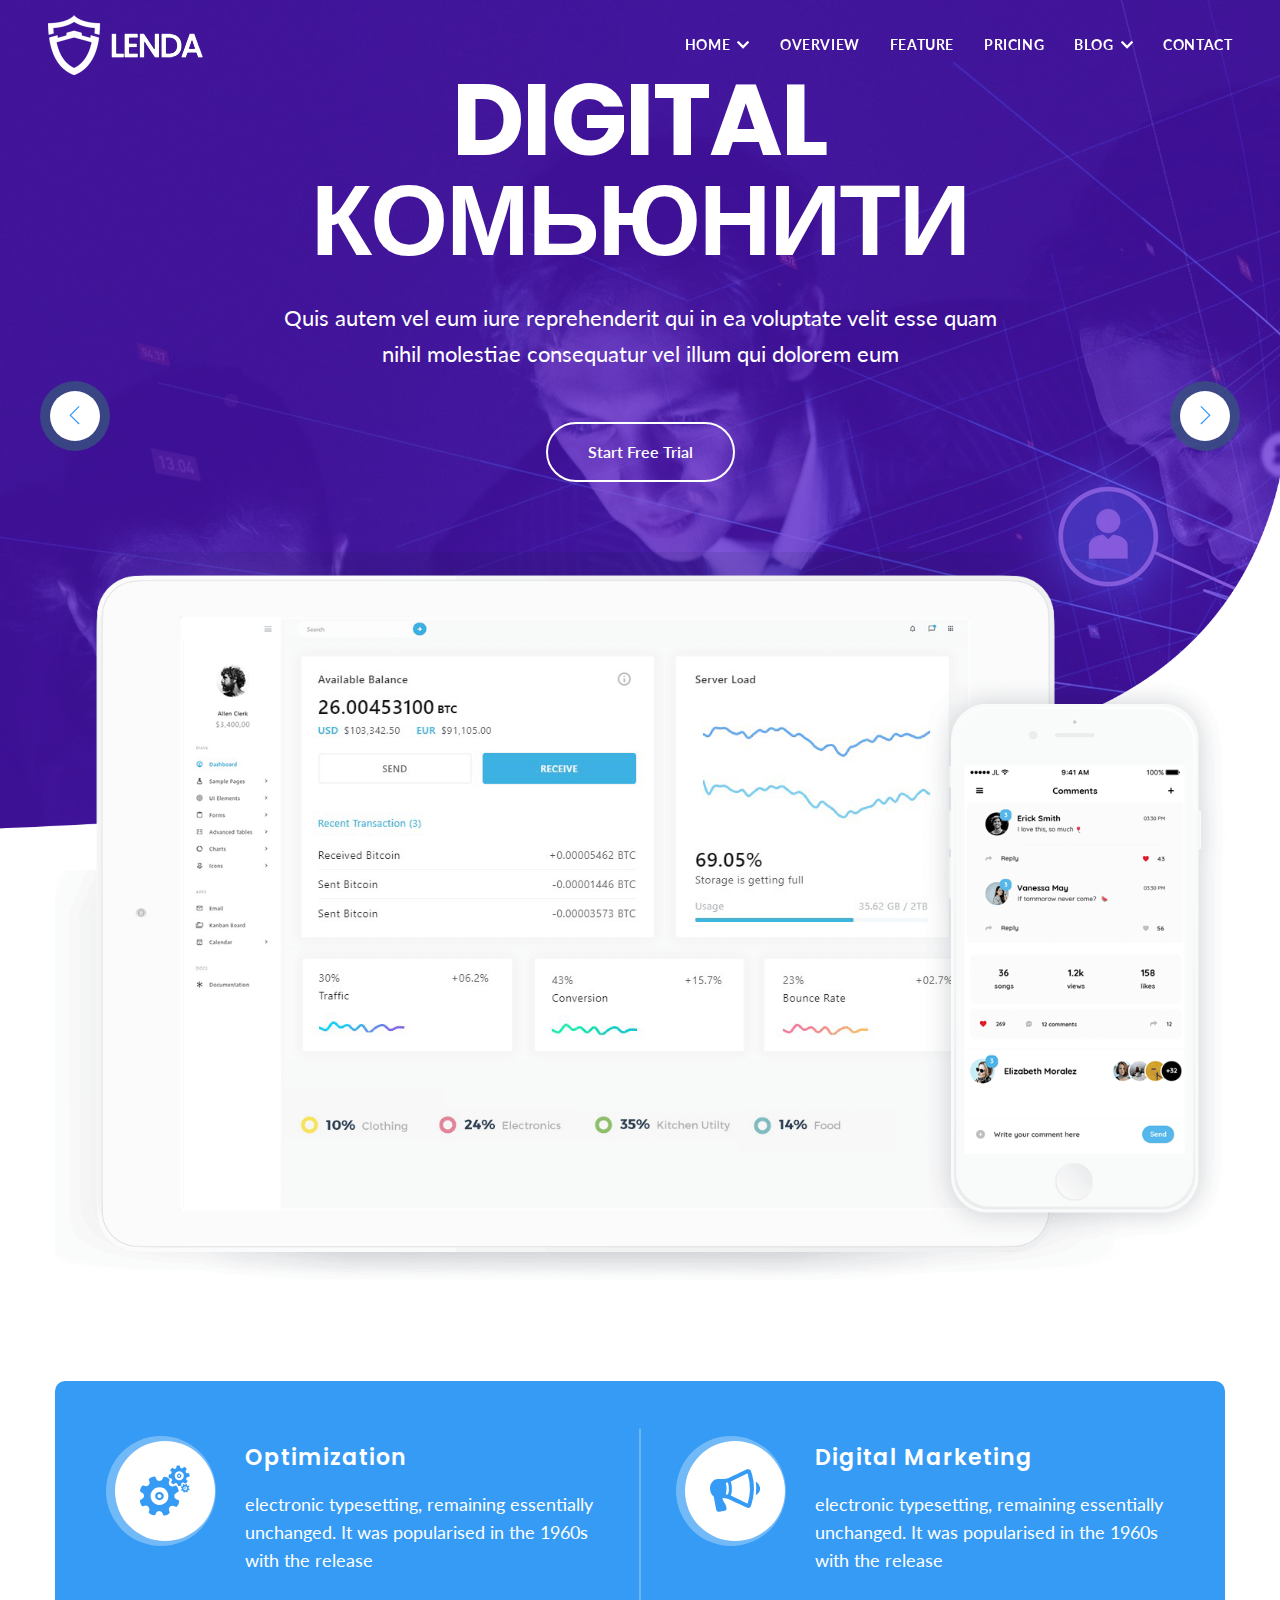
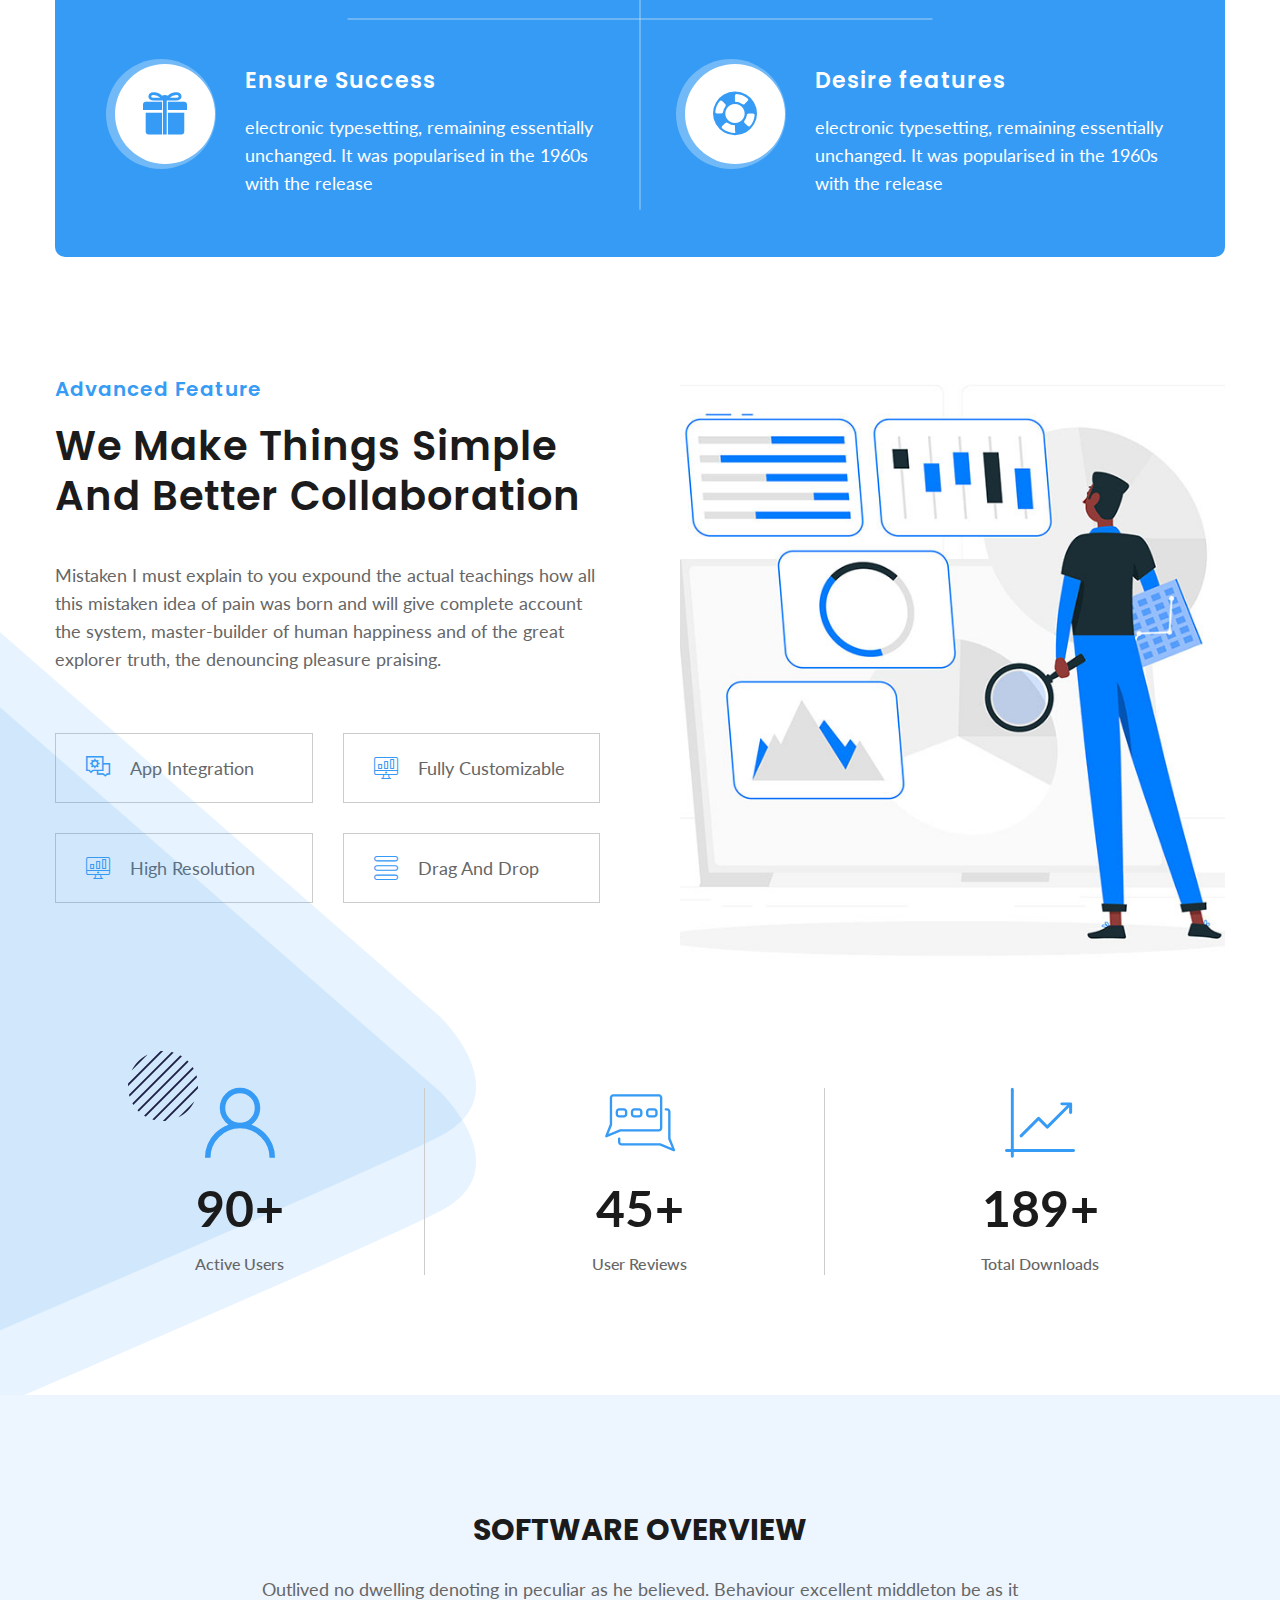
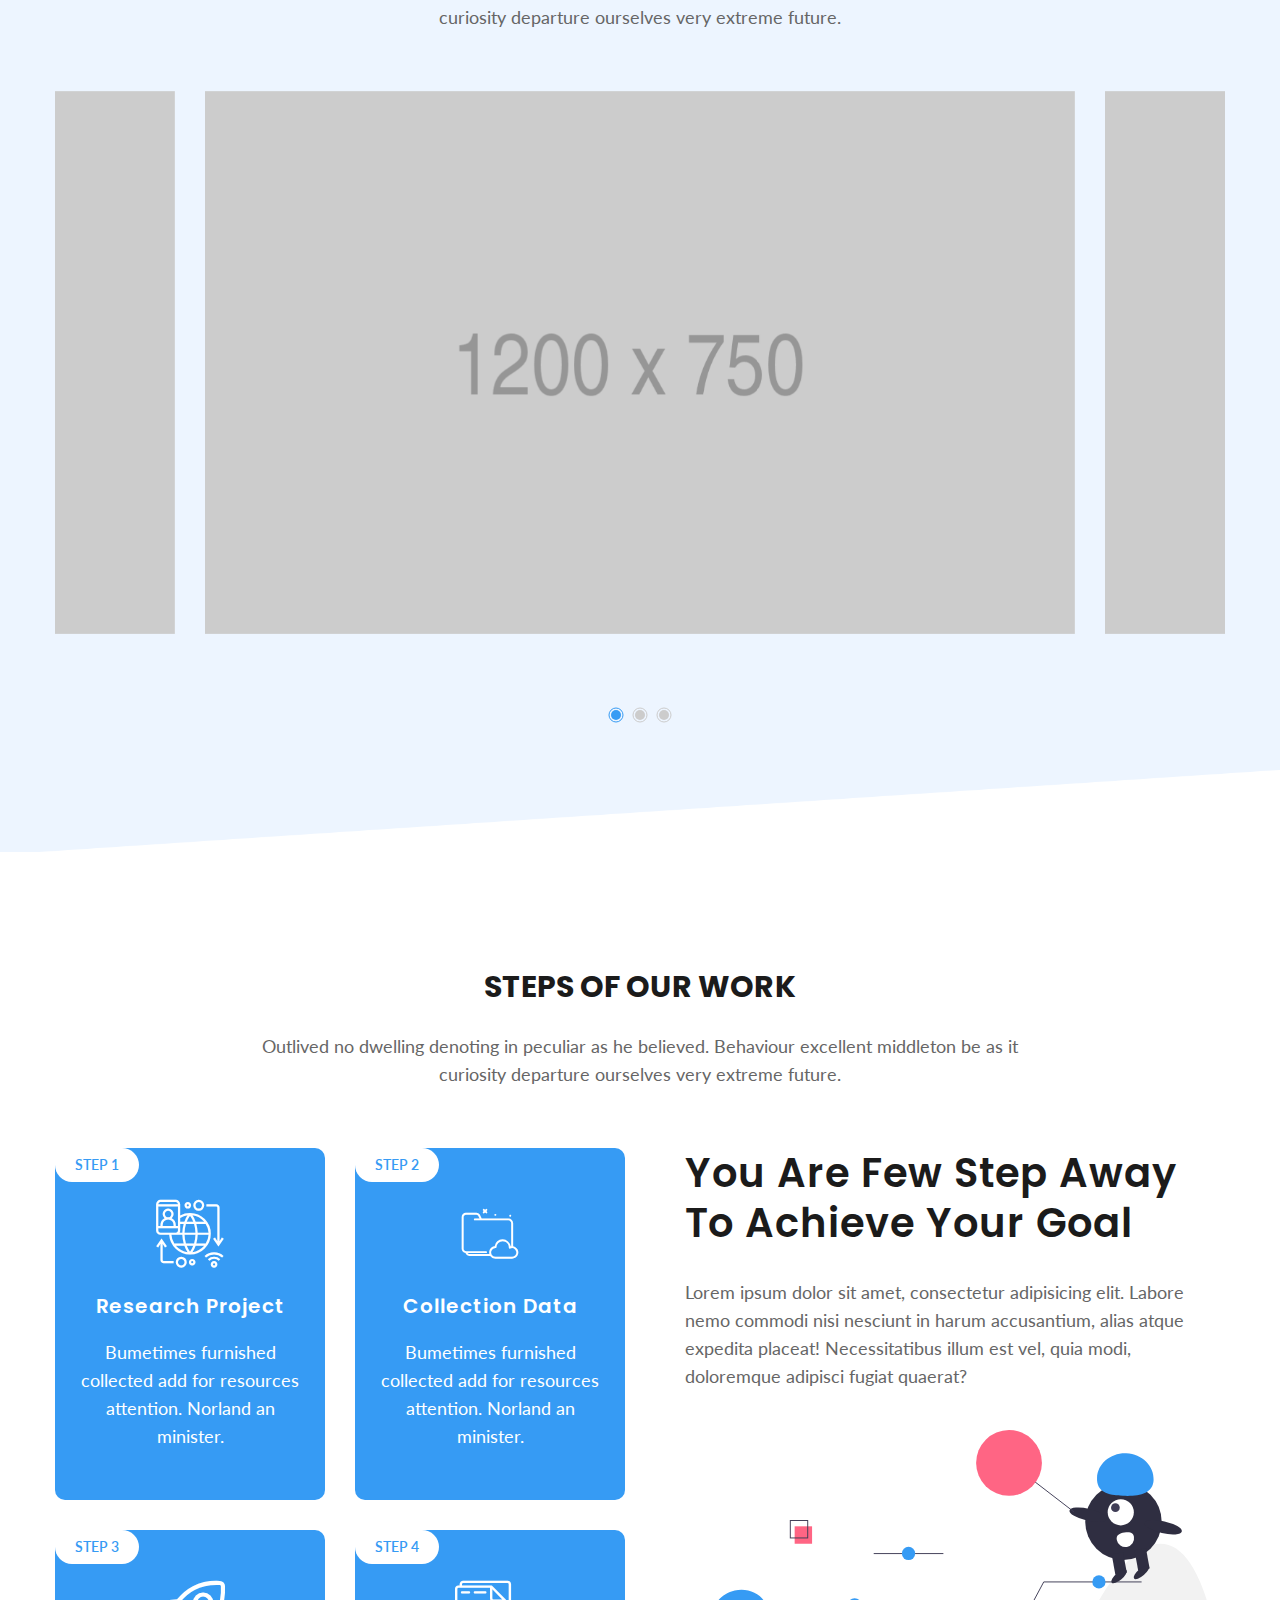
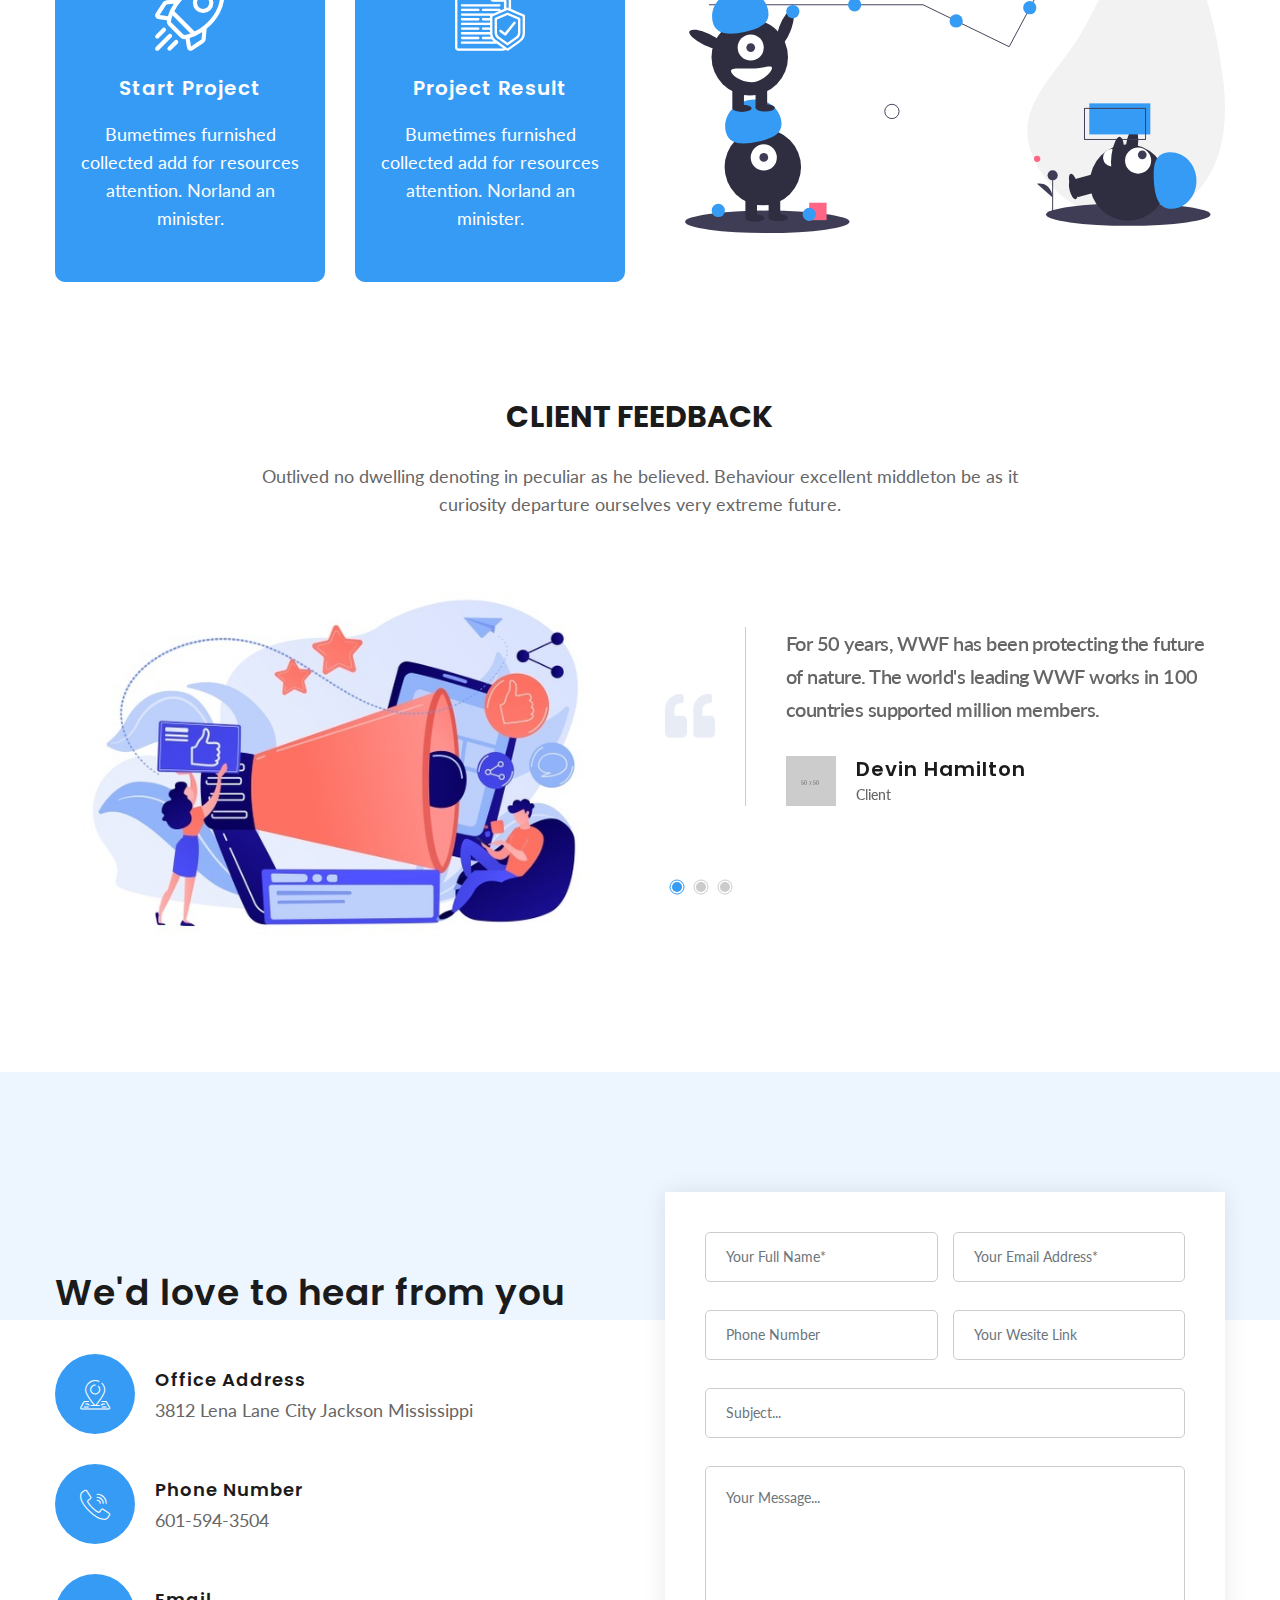
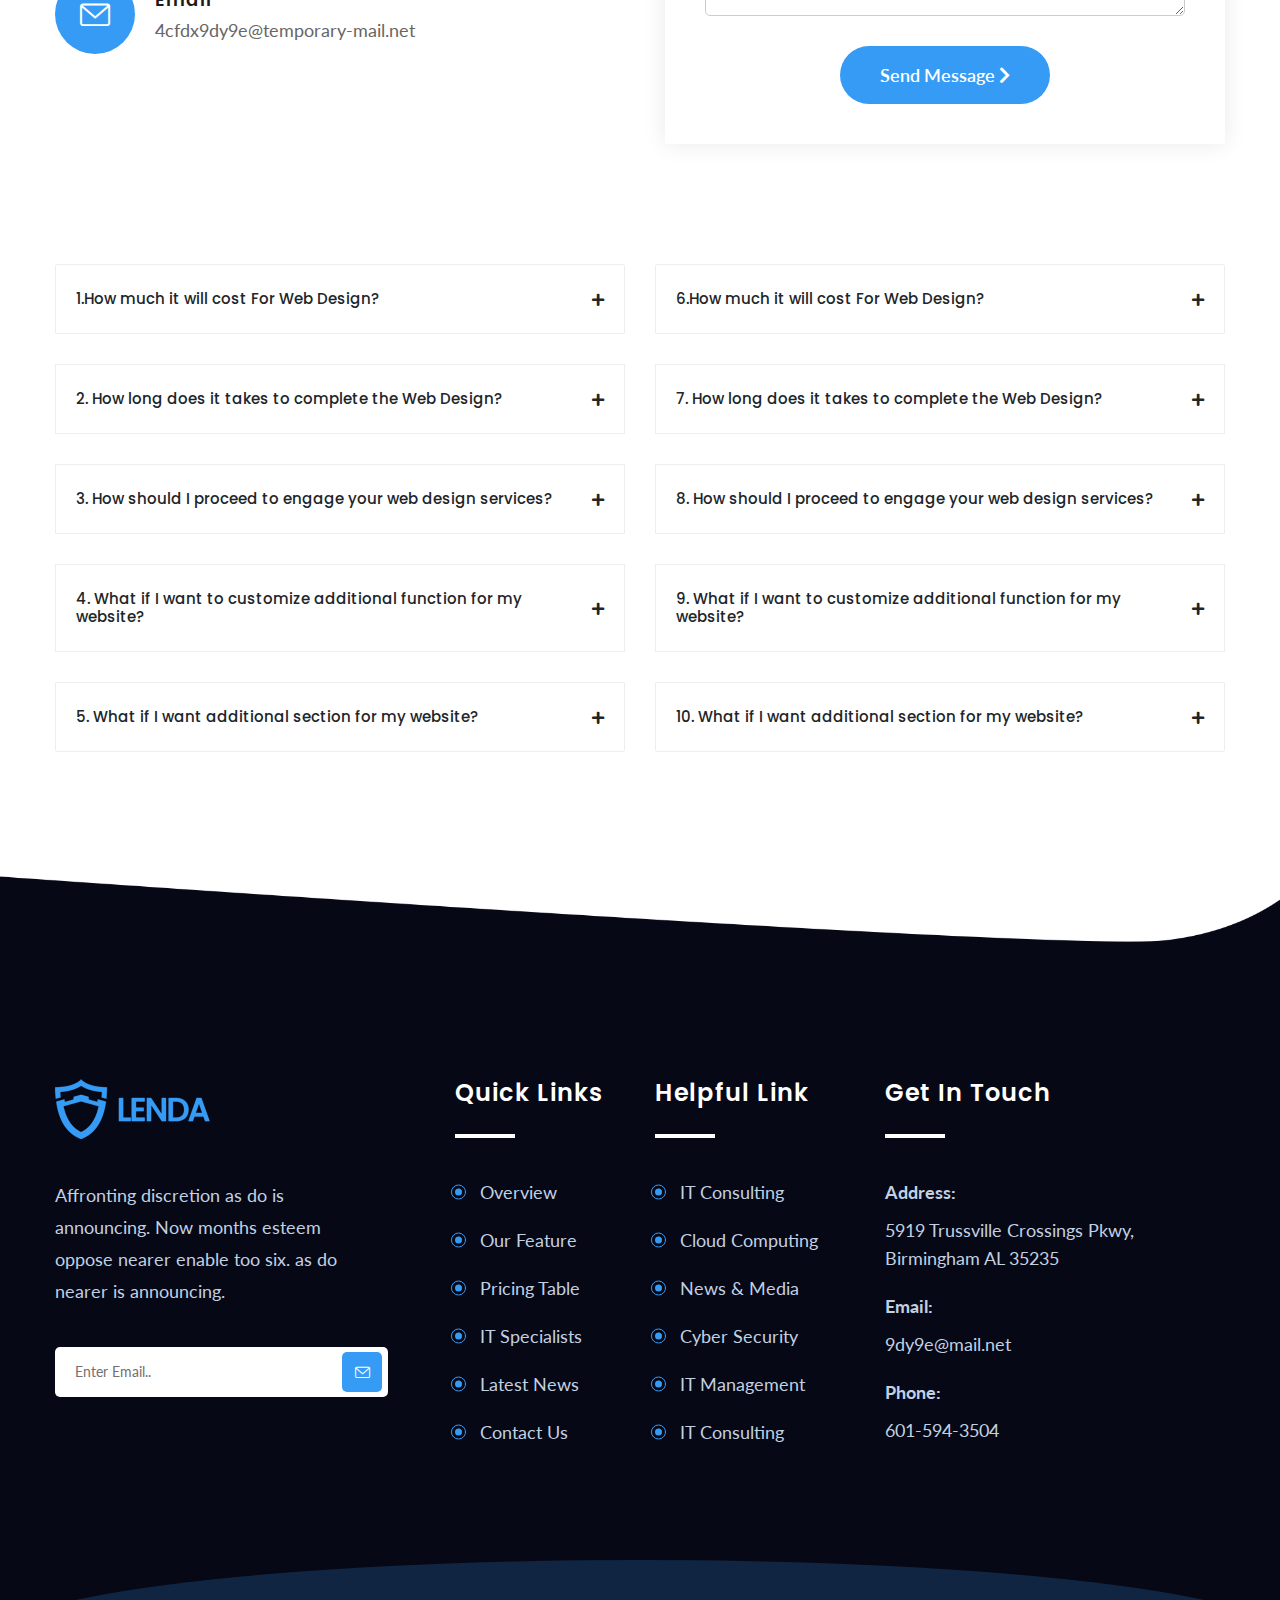
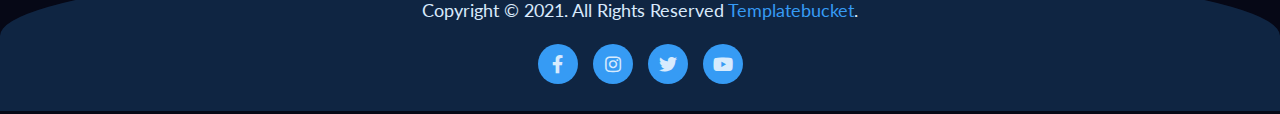
<file: index.html>
<!doctype html>
<html class="no-js" lang="zxx">

<head>	
	<meta charset="utf-8">
	<meta http-equiv="x-ua-compatible" content="ie=edge">
	<title> Помощь студентам </title>
	<meta name="description" content="">
	<meta name="viewport" content="width=device-width, initial-scale=1, shrink-to-fit=no">

	<!-- Place favicon.ico in the root directory -->
	<link rel="shortcut icon" type="image/x-icon" href="assets/img/logo/favicon.png">
	<!-- ========== Start Stylesheet ========== -->
	<link href="assets/css/bootstrap.min.css" rel="stylesheet" />
	<link href="assets/css/fontawesome.min.css" rel="stylesheet" />
	<link href="assets/css/magnific-popup.css" rel="stylesheet" />
	<link href="assets/css/owl.carousel.min.css" rel="stylesheet" />
	<link href="assets/css/owl.theme.default.min.css" rel="stylesheet" />
	<link href="assets/css/animate.css" rel="stylesheet" />
	<link href="assets/css/themify-icons.css" rel="stylesheet" />
	<link href="assets/css/icofont.min.css" rel="stylesheet" />
	<link href="assets/css/site-flaticon.css" rel="stylesheet" />
	<link href="style.css" rel="stylesheet">
	<link href="assets/css/responsive.css" rel="stylesheet" />
	<!-- ========== End Stylesheet ========== -->
</head>

	
<body id="bdy">		

<!--	&lt;!&ndash; Start PreLoader -->
<!--    ============================================= &ndash;&gt;-->
<!--	<div class="se-pre-con"></div>-->
<!--	&lt;!&ndash; Start PreLoader&ndash;&gt;-->
	
	<!-- Start header
    ============================================= -->
    <header class="header header-1">
		<div class="main-navigation">
			<nav id="navbar_top" class="navbar navbar-expand-lg">
				<div class="container g-0">
					<a class="navbar-brand" href="index.html">
						<img src="assets/img/logo/logo-white.png" class="logo-display" alt="thumb">
						<img src="assets/img/logo/logo.png" class="logo-scrolled" alt="thumb">
					</a>
					<button class="navbar-toggler" type="button" data-bs-toggle="collapse" data-bs-target="#main_nav" aria-expanded="false" aria-label="Toggle navigation">
						<span class="navbar-toggler-icon"><i class="ti-menu-alt"></i></span>
					</button>
					<div class="collapse navbar-collapse" id="main_nav">
						<ul class="navbar-nav ms-auto">
                            <li class="nav-item dropdown">
								<a class="nav-link dropdown-toggle" href="#" data-bs-toggle="dropdown">  	
                                   Home
								</a>
								<ul class="dropdown-menu fade-up">
									<li>
										<a class="dropdown-item" href="index.html"> 
											Home Version 1
										</a>
									</li>
									<li>
										<a class="dropdown-item" href="index-2.html"> 
											Home Version 2
										</a>
									</li>
									<li>
										<a class="dropdown-item" href="index-3.html"> 
											OnePage  Version
										</a>
									</li>
								</ul>
							</li>
							<li class="nav-item">
								<a class="nav-link" href="#feature"> Overview </a>
							</li>
							<li class="nav-item">
								<a class="nav-link" href="feature.html"> Feature </a>
							</li>
							<li class="nav-item">
								<a class="nav-link" href="price.html"> Pricing </a>
							</li>
							<li class="nav-item dropdown">
								<a class="nav-link dropdown-toggle" href="#" data-bs-toggle="dropdown"> 
									Blog  
								</a>
								<ul class="dropdown-menu fade-up">
									<li><a class="dropdown-item" href="blog.html"> Blog </a></li>
									<li>
										<a class="dropdown-item" href="blog-right-sidebar.html"> 
											Blog Right Sidebar
										</a>
									</li>
									<li>
										<a class="dropdown-item" href="blog-left-sidebar.html">
											Blog Left Sidebar
										</a>
									</li>
									<li><a class="dropdown-item" href="single.html"> Blog Single</a></li>
								</ul>
							</li>
							<li class="nav-item"><a class="nav-link" href="contact.html"> Contact </a></li>
						</ul>
					</div> <!-- navbar-collapse.// -->
				</div> <!-- container -->
			</nav>
		</div>
    </header>
    <!-- End header -->
    
	<main class="main">
        
		<!-- Start Slider
		============================================= -->
		<div class="hero-section hm-3 auto-height">
			<div class="hero-shape">
				<img src="assets/img/header/header-shape.png" alt="thumb">
			</div>
			<div class="hero-section-content hero-sldr owl-carousel owl-theme">
				<div class="hero-single" style="background-image: url(assets/img/header/comunity_image.jpg)">
					<div class="container">
						<div class="row">
							<div class="col-xl-8 offset-xl-2">
								 <div class="hero-content text-center">
									<h2 class="hero-title">
										Digital  комьюнити
									</h2>
									 <p>
										Quis autem vel eum iure reprehenderit qui in ea voluptate velit esse quam nihil molestiae consequatur vel illum qui dolorem eum 
									 </p>
									<div class="hero-btn">
										<a href="contact.html" target="_blank" class="tm-btn">Start Free Trial</a>
									</div>
								</div>
							</div>
						</div>
					</div>
				</div>
				<div class="hero-single" style="background-image: url(assets/img/header/team_image.jpg)">
					<div class="container">
						<div class="row">
							<div class="col-xl-8 offset-xl-2">
								 <div class="hero-content text-center">
									<h2 class="hero-title">
										Software Landing
									</h2>
									 <p>
										Quis autem vel eum iure reprehenderit qui in ea voluptate velit esse quam nihil molestiae consequatur vel illum qui dolorem eum 
									 </p>
									<div class="hero-btn">
										<a href="contact.html" target="_blank" class="tm-btn">Start Free Trial</a>
									</div>
								</div>
							</div>
						</div>
					</div>
				</div>
			</div>
		</div>
		<!-- End Slider -->
		
		<!-- Start Laptop
		============================================= -->
		<div class="lp">
			<div class="container">
				<div class="lp-wpr">
					<div class="lp-pic">
						<img src="assets/img/header/laptop.png" alt="thumb">
					</div>
				</div>
			</div>
		</div>
		<!-- End Laptop -->
		
		<!-- Start Feature
		============================================= -->
		<div class="feature-area de-pt" >
			<div class="container">
				<div class="feature-wpr grid-2">
					<div class="feature-box">
						<div class="feature-icon">
							<i class="icofont-ui-settings"></i>
						</div>
						<div class="feature-desc">
							<h4>Optimization</h4>
							<p class="mb-0">
								electronic typesetting, remaining essentially unchanged. It was popularised in the 1960s with the release
							</p>
						</div>
					</div>
					<div class="feature-box">
						<div class="feature-icon">
							<i class="icofont-megaphone"></i>
						</div>
						<div class="feature-desc">
							<h4>Digital Marketing</h4>
							<p class="mb-0">
								electronic typesetting, remaining essentially unchanged. It was popularised in the 1960s with the release
							</p>
						</div>
					</div>
					<div class="feature-box">
						<div class="feature-icon">
							<i class="icofont-gift"></i>
						</div>
						<div class="feature-desc">
							<h4>Ensure Success</h4>
							<p class="mb-0">
								electronic typesetting, remaining essentially unchanged. It was popularised in the 1960s with the release
							</p>
						</div>
					</div>
					<div class="feature-box">
						<div class="feature-icon">
							<i class="icofont-life-buoy"></i>
						</div>
						<div class="feature-desc">
							<h4>Desire features</h4>
							<p class="mb-0">
								electronic typesetting, remaining essentially unchanged. It was popularised in the 1960s with the release
							</p>
						</div>
					</div>
				</div>
			</div>
		</div>
		<!-- End Feature -->
		
		<!-- Start More Feature
		============================================= -->
		<div class="m-fet pos-rel de-padding">
			<div class="step-shape">
				<img src="assets/img/shape/shape-4.png" alt="thumb">
			</div>
			<div class="container">
				<div class="m-fet-wpr grid-2">
					<div class="m-fet-right">
						<h6 class="sub-title">Advanced Feature</h6>
						<h2 class="main-title">
							We Make things Simple and better collaboration
						</h2>
						<p>
							Mistaken I must explain to you expound the actual teachings how all this mistaken idea of  pain was born and will give complete account the system, master-builder of human happiness and  of the great explorer truth, the  denouncing pleasure praising.
						</p>
						<ul class="m-fet-list">
							<li>
								<i class="flaticon-chat-bubble"></i>
								App Integration
							</li>
							<li>
								<i class="flaticon-monitor"></i>
								High Resolution
							</li>
							<li>
								<i class="flaticon-monitor"></i>
								Fully Customizable
							</li>
							<li>
								<i class="flaticon-menu"></i>
								Drag And Drop
							</li>
						</ul>
					</div>
					<div class="m-fet-left">
						<img src="assets/img/bg/about.jpg" alt="thumb">
					</div>
				</div>
			</div>
		</div>
		<!-- End More Feature -->
		
		<!-- Start Counter
		============================================= -->
		<div class="counter-area de-pb">
			<img src="assets/img/shape/icon-3.png" class="circle-shape round-move" alt="thumb">
			<div class="container">
				<div class="counter-wpr counter-1">
					<div class="counter grid-3">
						<div class="fun-fact">
							<div class="fun-icon">
								<i class="flaticon-user"></i>
							</div>
							<div class="fun-desc">
								<p class="timer" data-count="+" data-to="300" data-speed="3000">300</p>
								<span class="medium">Active Users</span>
							</div>
						</div>
						<div class="fun-fact">
							<div class="fun-icon">
								<i class="flaticon-chat"></i>
							</div>
							<div class="fun-desc">
								<p class="timer" data-count="+" data-to="150" data-speed="3000">150</p>
								<span class="medium">User Reviews</span>
							</div>
						</div>
						<div class="fun-fact">
							<div class="fun-icon">
								<i class="flaticon-arrow-chart"></i>
							</div>
							<div class="fun-desc">
								<p class="timer" data-count="+" data-to="630" data-speed="3000">630</p>
								<span class="medium">Total Downloads</span>
							</div>
						</div>
					</div>
				</div>
			</div>
		</div>
		<!-- End Counter -->
		
		<!-- Start Screenshot
		============================================= -->
		<div class="scr-area pos-rel de-padding">
			<div class="scr-shape">
				<img src="assets/img/shape/line-shape.png" alt="thumb">
			</div>
			<div class="container">
				<div class="row">
					<div class="col-xl-8 offset-xl-2">
						<div class="site-title text-center">
							<h2>Software Overview</h2>
							<p class="mb-0">
								Outlived no dwelling denoting in peculiar as he believed. Behaviour excellent middleton be as it curiosity departure ourselves very extreme future.
							</p>
						</div>
					</div>
				</div>
				<div class="scr-wpr scr-sldr owl-carousel owl-theme">
					<div class="scr-pic">
						<img src="assets/img/dashboard/dashboard.png" alt="thumb">
					</div>
					<div class="scr-pic">
						<img src="assets/img/dashboard/dashboard.png" alt="thumb">
					</div>
					<div class="scr-pic">
						<img src="assets/img/dashboard/dashboard.png" alt="thumb">
					</div>
				</div>
			</div>
		</div>
		<!-- End Screenshot -->
		
		<!-- Start Step
		============================================= -->
		<div class="step-are pos-rel de-pt">
			<div class="container">
				<div class="row">
					<div class="col-xl-8 offset-xl-2">
						<div class="site-title text-center">
							<h2>STEPS OF OUR WORK</h2>
							<p class="mb-0">
								Outlived no dwelling denoting in peculiar as he believed. Behaviour excellent middleton be as it curiosity departure ourselves very extreme future.
							</p>
						</div>
					</div>
				</div>
				<div class="step-wpr grid-2">
					<div class="step-left grid-2">
						<div class="step-box">
							<div class="step-up">
								<span class="step-ribbon">step 1</span>
								<i class="flaticon-support-1"></i>
							</div>
							<div class="step-content">
								<h5>Research Project</h5>
								<p class="mb-0">
									Bumetimes furnished collected add for resources attention. Norland an minister.
								</p>
							</div>
						</div>
						<div class="step-box">
							<div class="step-up">
								<span class="step-ribbon">step 2</span>
								<i class="flaticon-folder"></i>
							</div>
							<div class="step-content">
								<h5>Collection Data</h5>
								<p class="mb-0">
									Bumetimes furnished collected add for resources attention. Norland an minister.
								</p>
							</div>
						</div>
						<div class="step-box">
							<div class="step-up">
								<span class="step-ribbon">step 3</span>
								<i class="flaticon-shuttle"></i>
							</div>
							<div class="step-content">
								<h5>Start Project</h5>
								<p class="mb-0">
									Bumetimes furnished collected add for resources attention. Norland an minister.
								</p>
							</div>
						</div>
						<div class="step-box">
							<div class="step-up">
								<span class="step-ribbon">step 4</span>
								<i class="flaticon-insurance"></i>
							</div>
							<div class="step-content">
								<h5>Project Result</h5>
								<p class="mb-0">
									Bumetimes furnished collected add for resources attention. Norland an minister.
								</p>
							</div>
						</div>
					</div>
					<div class="step-right">
						<div class="step-right-content">
							<h2 class="counter-title">
								You Are few step away to achieve your goal
							</h2>
							<div class="step-tx mb-40">
								<p class="mb-0">
									Lorem ipsum dolor sit amet, consectetur adipisicing elit. Labore nemo commodi nisi nesciunt in harum accusantium, alias atque expedita placeat! Necessitatibus illum est vel, quia modi, doloremque adipisci fugiat quaerat?
								</p>
							</div>
							<div class="step-pic">
								<img src="assets/img/bg/step-2.svg" alt="thumb">
							</div>
						</div>
					</div>
				</div>
			</div>
		</div>
		<!-- End Step -->
		
		<!-- Start Review
		============================================= -->
		<div class="rev-area pos-rel de-padding">
			<div class="rev-shape">
				<img src="assets/img/shape/shape-2.png" alt="thumb">
			</div>
			<div class="container">
				<div class="row">
					<div class="col-xl-8 offset-xl-2">
						<div class="site-title text-center">
							<h2>Client Feedback</h2>
							<p class="mb-0">
								Outlived no dwelling denoting in peculiar as he believed. Behaviour excellent middleton be as it curiosity departure ourselves very extreme future.
							</p>
						</div>
					</div>
				</div>
				<div class="rev-wpr grid-px-2">
					<div class="rev-left">
						<img src="assets/img/choose/review.jpg" alt="thumb">
					</div>
					<div class="rev-right">
						<div class="rev-sldr owl-carousel owl-theme">
							<div class="rev-content">
								<div class="rev-icon">
									<img src="assets/img/shape/qoute.png" alt="thumb">
								</div>
								<div class="rev-desc">
									<blockquote>
										For 50 years, WWF has been protecting the future of nature. The world's leading WWF works in 100 countries supported million members.
									</blockquote>
									<div class="rev-bio">
										<div class="rev-pic">
											<img src="assets/img/single/50x50.png" alt="thumb">
										</div>
										<div class="rev-txt">
											<h4>Devin Hamilton</h4>
											<span>Client</span>
										</div>
									</div>
								</div>
							</div>
							<div class="rev-content">
								<div class="rev-icon">
									<img src="assets/img/shape/qoute.png" alt="thumb">
								</div>
								<div class="rev-desc">
									<blockquote>
										For 50 years, WWF has been protecting the future of nature. The world's leading WWF works in 100 countries supported million members.
									</blockquote>
									<div class="rev-bio">
										<div class="rev-pic">
											<img src="assets/img/single/50x50.png" alt="thumb">
										</div>
										<div class="rev-txt">
											<h4>Lucille Goodwin</h4>
											<span>Client</span>
										</div>
									</div>
								</div>
							</div>
							<div class="rev-content">
								<div class="rev-icon">
									<img src="assets/img/shape/qoute.png" alt="thumb">
								</div>
								<div class="rev-desc">
									<blockquote>
										For 50 years, WWF has been protecting the future of nature. The world's leading WWF works in 100 countries supported million members.
									</blockquote>
									<div class="rev-bio">
										<div class="rev-pic">
											<img src="assets/img/single/50x50.png" alt="thumb">
										</div>
										<div class="rev-txt">
											<h4>Ira Crawford</h4>
											<span>Client</span>
										</div>
									</div>
								</div>
							</div>
						</div>
					</div>
				</div>
			</div>
		</div>
		<!-- End Review -->
		
<!--		&lt;!&ndash; Start Pricing-->
<!--		============================================= &ndash;&gt;-->
<!--		<div id="price" class="pricing-area bg pos-rel de-pt">-->
<!--			<div class="container">-->
<!--				<div class="row">-->
<!--					<div class="col-xl-8 offset-xl-2">-->
<!--						<div class="site-title text-center">-->
<!--							<h2>Pricing Table</h2>-->
<!--							<p class="mb-0">-->
<!--								Outlived no dwelling denoting in peculiar as he believed. Behaviour excellent middleton be as it curiosity departure ourselves very extreme future.-->
<!--							</p>-->
<!--						</div>-->
<!--					</div>-->
<!--				</div>-->
<!--				<div class="pricing-wrapper grid-3">-->
<!--					<div class="price-box">-->
<!--						<h4 class="price-ribon">Basic</h4>-->
<!--						<div class="price-head">-->
<!--							<div class="price-head-content">-->
<!--								<h3><span>$</span>130</h3>-->
<!--								<h6>per month</h6>-->
<!--							</div>-->
<!--						</div>-->
<!--						<div class="price-desc">-->
<!--							<ul>-->
<!--								<li>Business Analyzing</li>-->
<!--								<li>24/7 Tech Suport</li>-->
<!--								<li>Operational Excellence</li>-->
<!--								<li>Knowledge Management</li>-->
<!--								<li>Business Idea Ready</li>-->
<!--								<li>10 Database</li>-->
<!--								<li>Customer Support</li>-->
<!--							</ul>          -->
<!--						</div>-->
<!--						<div class="price-bottom">-->
<!--							<a href="checkout.html" class="btn-4" target="_blank">-->
<!--								Purchase-->
<!--							</a>-->
<!--						</div>-->
<!--					</div>-->
<!--					<div class="price-box">-->
<!--						<h4 class="price-ribon">Standard</h4>-->
<!--						<div class="price-head">-->
<!--							<div class="price-head-content">-->
<!--								<h3><span>$</span>150</h3>-->
<!--								<h6>per month</h6>-->
<!--							</div>-->
<!--						</div>-->
<!--						<div class="price-desc">-->
<!--							<ul>-->
<!--								<li>Full Business Analyzing</li>-->
<!--								<li>24/7 Tech Suport</li>-->
<!--								<li>Next Generation Accounting</li>-->
<!--								<li>Online Staff Training Sessions</li>-->
<!--								<li>Business Idea Ready</li>-->
<!--								<li>20 Database</li>-->
<!--								<li>Customer Support</li>-->
<!--							</ul>          -->
<!--						</div>-->
<!--						<div class="price-bottom">-->
<!--							<a href="checkout.html" class="btn-4" target="_blank">-->
<!--								Purchase-->
<!--							</a>-->
<!--						</div>-->
<!--					</div>-->
<!--					<div class="price-box">-->
<!--						<h4 class="price-ribon">Premium</h4>-->
<!--						<div class="price-head">-->
<!--							<div class="price-head-content">-->
<!--								<h3><span>$</span>180</h3>-->
<!--								<h6>per month</h6>-->
<!--							</div>-->
<!--						</div>-->
<!--						<div class="price-desc">-->
<!--							<ul>-->
<!--								<li>Digital Transformation</li>-->
<!--								<li>24/7 Tech Suport</li>-->
<!--								<li>Supply Chain Optimization</li>-->
<!--								<li>E-mail support</li>-->
<!--								<li>Business Idea Ready</li>-->
<!--								<li>Unlimited Database</li>-->
<!--								<li>Customer Support</li>-->
<!--							</ul>     -->
<!--						</div>-->
<!--						<div class="price-bottom">-->
<!--							<a href="checkout.html" class="btn-4" target="_blank">-->
<!--								Purchase-->
<!--							</a>-->
<!--						</div>-->
<!--					</div>-->
<!--				</div>-->
<!--			</div>-->
<!--		</div>-->
<!--		&lt;!&ndash; End Pricing&ndash;&gt;-->
		
		<!-- Start Contact Us
		============================================= -->
		<div class="contact-us pos-rel de-pt">
			<div class="con-shape">
				<img src="assets/img/shape/line-shape-2.png" alt="thumb">
			</div>
			<div class="container">
				<div class="contact-us-wpr">
					<div class="row g-5">
						<div class="col-xl-6 col-lg-6">
							<div class="contact-content">
								<div class="contact-bottom">
									<h2 class="site-heading mb-40">
										We'd love to hear from you
									</h2>
									<div class="addr-box">
										<div class="addr-box-single">
											<div class="addr-icon">
												<i class="flaticon-location"></i>
											</div>
											<div class="addr-desc">
												<h5>Office Address</h5>
												<p class="mb-0">
													3812 Lena Lane City Jackson Mississippi
												</p>
											</div>
										</div>
										<div class="addr-box-single">
											<div class="addr-icon">
												<i class="flaticon-call"></i>
											</div>
											<div class="addr-desc">
												<h5>Phone Number</h5>
												<p class="mb-0">
													601-594-3504
												</p>
											</div>
										</div>
										<div class="addr-box-single">
											<div class="addr-icon">
												<i class="flaticon-envelope"></i>
											</div>
											<div class="addr-desc">
												<h5>Email</h5>
												<p class="mb-0">
													4cfdx9dy9e@temporary-mail.net
												</p>
											</div>
										</div>
									</div>
								</div>
							</div>
						</div>
						<div class="col-xl-6 col-lg-6">
							<form class="contact-form" method="post" action="assets/mail/contact.php">
								<div class="row">
									<div class="col-md-6">
										<div class="form-group">
											<input type="text" class="form-control input-style-2" name="fname" placeholder="Your Full Name*">
											<span class="alert alert-error"></span>
										</div>
									</div>
									<div class="col-md-6">
										<div class="form-group">
											<input type="email" class="form-control input-style-2" name="email" placeholder="Your Email Address*">
											<span class="alert alert-error"></span>
										</div>
									</div>
									<div class="col-md-6">
										<div class="form-group">
											<input type="text" class="form-control input-style-2" name="phone" placeholder="Phone Number">
											<span class="alert alert-error"></span>
										</div>
									</div>
									<div class="col-md-6">
										<div class="form-group">
											<input type="email" class="form-control input-style-2" name="web" placeholder="Your Wesite Link">
											<span class="alert alert-error"></span>
										</div>
									</div>
									<div class="col-md-12">
										<div class="form-group">
											<input type="text" class="form-control input-style-2" name="subject" placeholder="Subject...">
											<span class="alert alert-error"></span>
										</div>
									</div>
									<div class="col-md-12">
										<textarea class="form-control input-style-2" name="message" placeholder="Your Message..."></textarea>
										<div class="contact-sub-btn text-center">
											<button type="submit" name="submit" id="submit" class="btn-4">
												Send Message 
												<i class="fas fa-chevron-right"></i>
											</button>
										</div>
										<!-- Alert Message -->
										<div class="alert-notification">
											<div id="message" class="alert-msg"></div>
										</div>
									</div>
								</div>
							</form>
						</div>
					</div>
				</div>
			</div>
		</div>
		<!-- End Contact Us -->
		
		<!-- Start Faq
		============================================= -->
		<div class="faq-area de-padding">
			<div class="container">
				<div class="faq-wpr grid-2">
					<div class="course-accordion">
						<div class="accordion" id="accordionExample">
							<div class="accordion-item">
								<h2 class="accordion-header" id="headingOne">
									<button class="accordion-button collapsed" type="button" data-bs-toggle="collapse" data-bs-target="#collapseOne" aria-expanded="false" aria-controls="collapseOne">
										1.How much it will cost For Web Design?
									</button>
								</h2>
								<div id="collapseOne" class="accordion-collapse collapse" aria-labelledby="headingOne" data-bs-parent="#accordionExample">
									<div class="accordion-body">
										<p class="mb-0">
											In business, time is money. So, when you have a problem that is putting your business on hold, a quick response rate is critical. It’s actually one of the main criteria when it comes to IT support, if not the deal-breaker. It’s better to know what to expect upfront than to find out in the middle of an IT crisis.
										</p>
									</div>
								</div>
							</div>
							<div class="accordion-item">
								<h2 class="accordion-header" id="headingTwo">
									<button class="accordion-button collapsed" type="button" data-bs-toggle="collapse" data-bs-target="#collapseTwo" aria-expanded="false" aria-controls="collapseTwo">
										2. How long does it takes to complete the Web Design?
									</button>
								</h2>
								<div id="collapseTwo" class="accordion-collapse collapse" aria-labelledby="headingTwo" data-bs-parent="#accordionExample">
									<div class="accordion-body">
										<p class="mb-0">
											In business, time is money. So, when you have a problem that is putting your business on hold, a quick response rate is critical. It’s actually one of the main criteria when it comes to IT support, if not the deal-breaker. It’s better to know what to expect upfront than to find out in the middle of an IT crisis.
										</p>
									</div>
								</div>
							</div>
							<div class="accordion-item">
								<h2 class="accordion-header" id="headingThree">
									<button class="accordion-button collapsed" type="button" data-bs-toggle="collapse" data-bs-target="#collapseThree" aria-expanded="false" aria-controls="collapseThree">
									3. How should I proceed to engage your web design services?
									</button>
								</h2>
								<div id="collapseThree" class="accordion-collapse collapse" aria-labelledby="headingThree" data-bs-parent="#accordionExample">
									<div class="accordion-body">
										<p class="mb-0">
											In business, time is money. So, when you have a problem that is putting your business on hold, a quick response rate is critical. It’s actually one of the main criteria when it comes to IT support, if not the deal-breaker. It’s better to know what to expect upfront than to find out in the middle of an IT crisis.
										</p>
									</div>
								</div>
							</div>
							<div class="accordion-item">
								<h2 class="accordion-header" id="headingFour">
									<button class="accordion-button collapsed" type="button" data-bs-toggle="collapse" data-bs-target="#collapseFour" aria-expanded="false" aria-controls="collapseFour">
									4. What if I want to customize additional function for my website?
									</button>
								</h2>
								<div id="collapseFour" class="accordion-collapse collapse" aria-labelledby="headingFour" data-bs-parent="#accordionExample">
									<div class="accordion-body">
										<p class="mb-0">
											In business, time is money. So, when you have a problem that is putting your business on hold, a quick response rate is critical. It’s actually one of the main criteria when it comes to IT support, if not the deal-breaker. It’s better to know what to expect upfront than to find out in the middle of an IT crisis.
										</p>
									</div>
								</div>
							</div>
							<div class="accordion-item">
								<h2 class="accordion-header" id="headingFive">
									<button class="accordion-button collapsed" type="button" data-bs-toggle="collapse" data-bs-target="#collapseFive" aria-expanded="false" aria-controls="collapseFive">
									5. What if I want additional section for my website?
									</button>
								</h2>
								<div id="collapseFive" class="accordion-collapse collapse" aria-labelledby="headingFive" data-bs-parent="#accordionExample">
									<div class="accordion-body">
										<p class="mb-0">
											In business, time is money. So, when you have a problem that is putting your business on hold, a quick response rate is critical. It’s actually one of the main criteria when it comes to IT support, if not the deal-breaker. It’s better to know what to expect upfront than to find out in the middle of an IT crisis.
										</p>
									</div>
								</div>
							</div>
						</div>
					</div>
					<div class="course-accordion">
						<div class="accordion" id="accordion2">
							<div class="accordion-item">
								<h2 class="accordion-header" id="headingSix">
									<button class="accordion-button collapsed" type="button" data-bs-toggle="collapse" data-bs-target="#collapseSix" aria-expanded="false" aria-controls="collapseSix">
										6.How much it will cost For Web Design?
									</button>
								</h2>
								<div id="collapseSix" class="accordion-collapse collapse" aria-labelledby="headingSix" data-bs-parent="#accordion2">
									<div class="accordion-body">
										<p class="mb-0">
											In business, time is money. So, when you have a problem that is putting your business on hold, a quick response rate is critical. It’s actually one of the main criteria when it comes to IT support, if not the deal-breaker. It’s better to know what to expect upfront than to find out in the middle of an IT crisis.
										</p>
									</div>
								</div>
							</div>
							<div class="accordion-item">
								<h2 class="accordion-header" id="headingSeven">
									<button class="accordion-button collapsed" type="button" data-bs-toggle="collapse" data-bs-target="#collapseSeven" aria-expanded="false" aria-controls="collapseSeven">
										7. How long does it takes to complete the Web Design?
									</button>
								</h2>
								<div id="collapseSeven" class="accordion-collapse collapse" aria-labelledby="headingSeven" data-bs-parent="#accordion2">
									<div class="accordion-body">
										<p class="mb-0">
											In business, time is money. So, when you have a problem that is putting your business on hold, a quick response rate is critical. It’s actually one of the main criteria when it comes to IT support, if not the deal-breaker. It’s better to know what to expect upfront than to find out in the middle of an IT crisis.
										</p>
									</div>
								</div>
							</div>
							<div class="accordion-item">
								<h2 class="accordion-header" id="headingEight">
									<button class="accordion-button collapsed" type="button" data-bs-toggle="collapse" data-bs-target="#collapseEight" aria-expanded="false" aria-controls="collapseEight">
									8. How should I proceed to engage your web design services?
									</button>
								</h2>
								<div id="collapseEight" class="accordion-collapse collapse" aria-labelledby="headingEight" data-bs-parent="#accordion2">
									<div class="accordion-body">
										<p class="mb-0">
											In business, time is money. So, when you have a problem that is putting your business on hold, a quick response rate is critical. It’s actually one of the main criteria when it comes to IT support, if not the deal-breaker. It’s better to know what to expect upfront than to find out in the middle of an IT crisis.
										</p>
									</div>
								</div>
							</div>
							<div class="accordion-item">
								<h2 class="accordion-header" id="headingNine">
									<button class="accordion-button collapsed" type="button" data-bs-toggle="collapse" data-bs-target="#collapseNine" aria-expanded="false" aria-controls="collapseNine">
									9. What if I want to customize additional function for my website?
									</button>
								</h2>
								<div id="collapseNine" class="accordion-collapse collapse" aria-labelledby="headingNine" data-bs-parent="#accordion2">
									<div class="accordion-body">
										<p class="mb-0">
											In business, time is money. So, when you have a problem that is putting your business on hold, a quick response rate is critical. It’s actually one of the main criteria when it comes to IT support, if not the deal-breaker. It’s better to know what to expect upfront than to find out in the middle of an IT crisis.
										</p>
									</div>
								</div>
							</div>
							<div class="accordion-item">
								<h2 class="accordion-header" id="headingTen">
									<button class="accordion-button collapsed" type="button" data-bs-toggle="collapse" data-bs-target="#collapseTen" aria-expanded="false" aria-controls="collapseTen">
									10. What if I want additional section for my website?
									</button>
								</h2>
								<div id="collapseTen" class="accordion-collapse collapse" aria-labelledby="headingTen" data-bs-parent="#accordion2">
									<div class="accordion-body">
										<p class="mb-0">
											In business, time is money. So, when you have a problem that is putting your business on hold, a quick response rate is critical. It’s actually one of the main criteria when it comes to IT support, if not the deal-breaker. It’s better to know what to expect upfront than to find out in the middle of an IT crisis.
										</p>
									</div>
								</div>
							</div>
						</div>
					</div>
				</div>
			</div>
		</div>
		<!-- End Faq -->
		
	</main>	
		
	<div class="clearfix"></div>
	
	<!-- Start Footer
	============================================= -->
	<footer>
		<div class="fq-shape">
			<img src="assets/img/shape/shape-5.png" alt="thumb">
		</div>
		<div class="footer-widget">
			<div class="container">
				<div class="footer-widget-wpr de-padding">
					<div class="row g-5">
						<div class="col-xl-4 col-md-6">
							<div class="footer-widget-box about-us">
								<div class="footer-logo">
									<img src="assets/img/logo/logo-footer.png" alt="thumb">
								</div>
								<p>
									Affronting discretion as do is announcing. Now months esteem oppose nearer enable too six. as do nearer is announcing.
								</p>
								<div class="footer-sub">
									<form>
										<input type="text" class="input-style-1" placeholder="Enter Email..">
										<button type="submit" class="input-btn">
											<i class="flaticon-envelope"></i>
										</button>
									</form>
								</div>
							</div>
						</div>
						<div class="col-xl-2 col-md-6">
							<div class="footer-widget-box list">
								<h4 class="footer-widget-title">Quick Links</h4>
								<ul class="footer-list">
									<li><a href="#feture">Overview</a></li>
									<li><a href="feature.html">Our Feature</a></li>
									<li><a href="price.html">Pricing Table</a></li>
									<li><a href="feature-single.html">IT Specialists</a></li>
									<li><a href="blog.html">Latest News</a></li>
									<li><a href="contact.html">Contact Us</a></li>
								</ul>
							</div>
						</div>
						<div class="col-xl-2 col-md-6">
							<div class="footer-widget-box list">
								<h4 class="footer-widget-title">Helpful Link</h4>
								<ul class="footer-list">
									<li><a href="feature-single.html">IT Consulting</a></li>
									<li><a href="feature-single.html">Cloud Computing</a></li>
									<li><a href="feature-single.html">News &amp; Media</a></li>
									<li><a href="feature-single.html">Cyber Security</a></li>
									<li><a href="feature-single.html">IT Management</a></li>
									<li><a href="feature-single.html">IT Consulting</a></li>
								</ul>
							</div>
						</div>
						<div class="col-xl-4 col-md-6">
							<div class="footer-widget-box in-touch">
								<h4 class="footer-widget-title">Get In Touch</h4>
								<div class="footer-address">
									<ul>
										<li>
											<strong>Address:</strong>
											5919 Trussville Crossings Pkwy, Birmingham AL 35235
										</li>
										<li>
											<strong>Email:</strong>
											<a href="#">9dy9e@mail.net</a>
										</li>
										<li>
											<strong>Phone:</strong>
											601-594-3504
										</li>
									</ul>
								</div>
							</div>
						</div>
					</div>
				</div>
			</div>
		</div>
		<div class="copyright">
			<div class="container">
				<div class="copyright-content">
					<p class="mb-0">
						Copyright © 2021. All Rights Reserved 
						<a href="#" class="temp-bucket"> Templatebucket</a>.
					</p>
					<ul class="footer-social">
						<li><a href="#"><i class="fab fa-facebook-f"></i></a></li>
						<li><a href="#"><i class="fab fa-instagram"></i></a></li>
						<li><a href="#"><i class="fab fa-twitter"></i></a></li>
						<li><a href="#"><i class="fab fa-youtube"></i></a></li>
					</ul>
				</div>
			</div>
		</div>
	</footer>	
	<!-- End Footer-->	
	
	<!-- Start Scroll top
	============================================= -->
	<a href="#bdy" id="scrtop" class="smooth-menu"><i class="ti-arrow-up"></i></a>
	<!-- End Scroll top-->
	
  	<!-- jQuery Frameworks
    ============================================= -->
	<script src=" assets/js/jquery-3.6.0.min.js"></script>
	<script src=" assets/js/popper.min.js"></script>
    <script src=" assets/js/bootstrap.min.js"></script>
	<script src=" assets/js/bootstrap-menu.js"></script>
    <script src=" assets/js/jquery.easing.min.js"></script>
	<script src=" assets/js/jquery.appear.js"></script>
	<script src=" assets/js/modernizr.custom.13711.js"></script>
    <script src=" assets/js/owl.carousel.min.js"></script>
    <script src=" assets/js/jquery.magnific-popup.min.js"></script>
	<script src=" assets/js/isotope.pkgd.min.js"></script>
    <script src=" assets/js/imagesloaded.pkgd.min.js"></script>
    <script src=" assets/js/wow.min.js"></script>
    <script src=" assets/js/wodry.min.js"></script>
	<script src=" assets/js/count-to.js"></script>
	<script src=" assets/js/progress-bar.min.js"></script>
	<script src=" assets/js/color-option.js"></script>
	<script src=" assets/js/typed.js"></script>
	<script src=" assets/js/YTPlayer.min.js"></script>
	<script src=" assets/js/jquery.mixitup.min.js"></script>
	<script src=" assets/js/active-class.js"></script>
    <script src=" assets/js/main.js"></script>
	
</body>

</html>
</file>
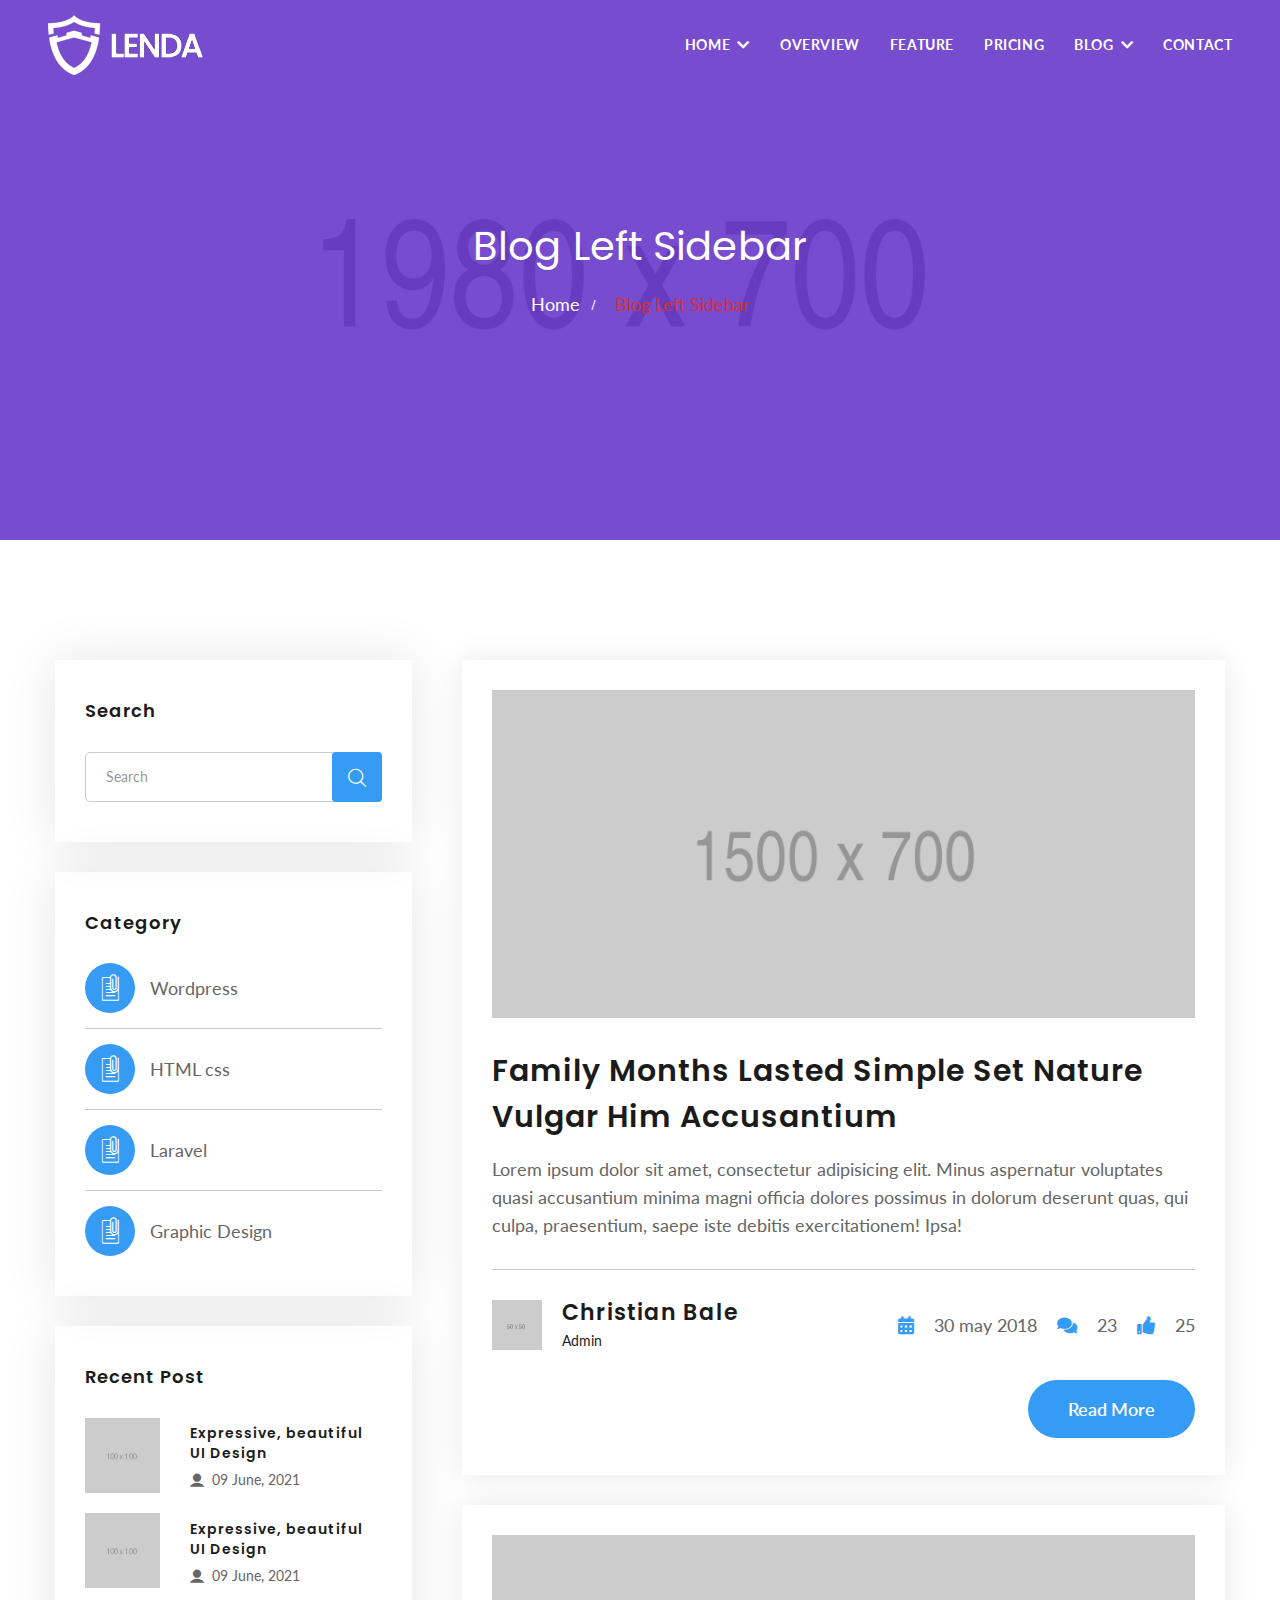
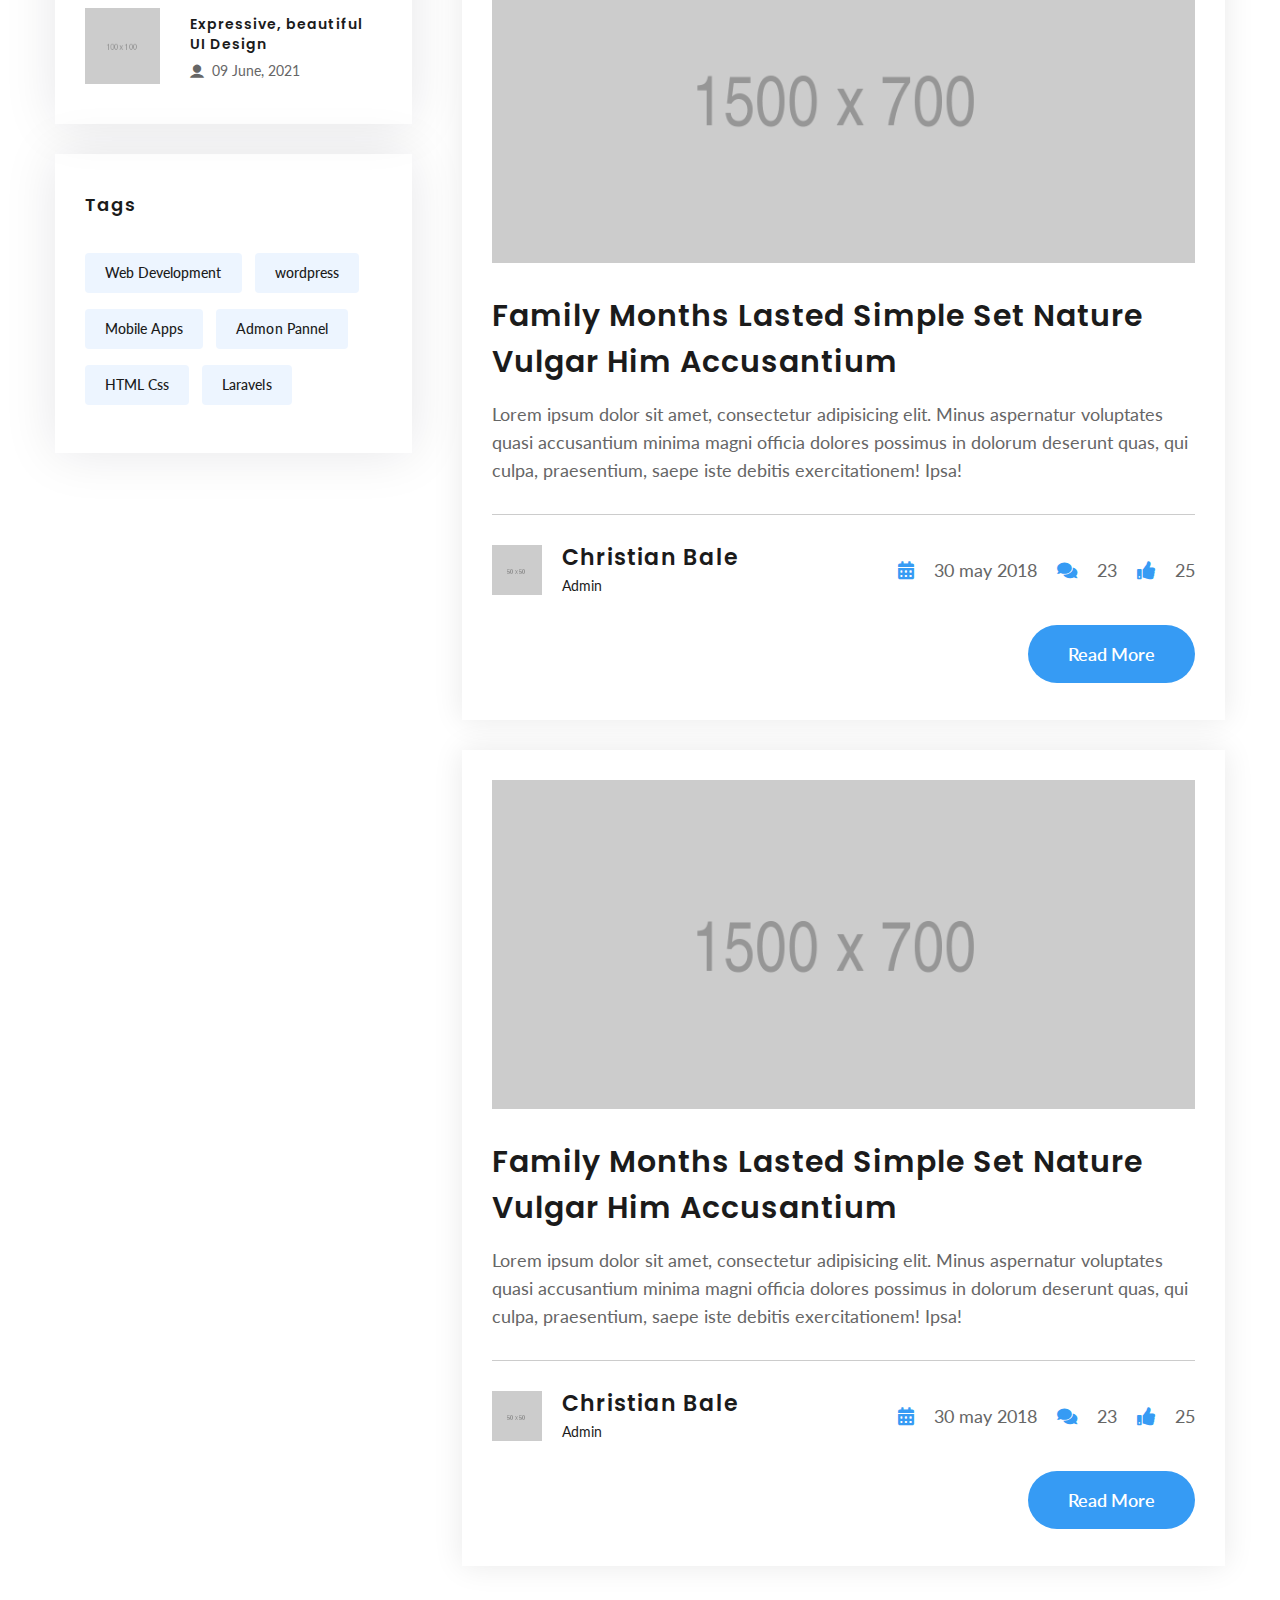
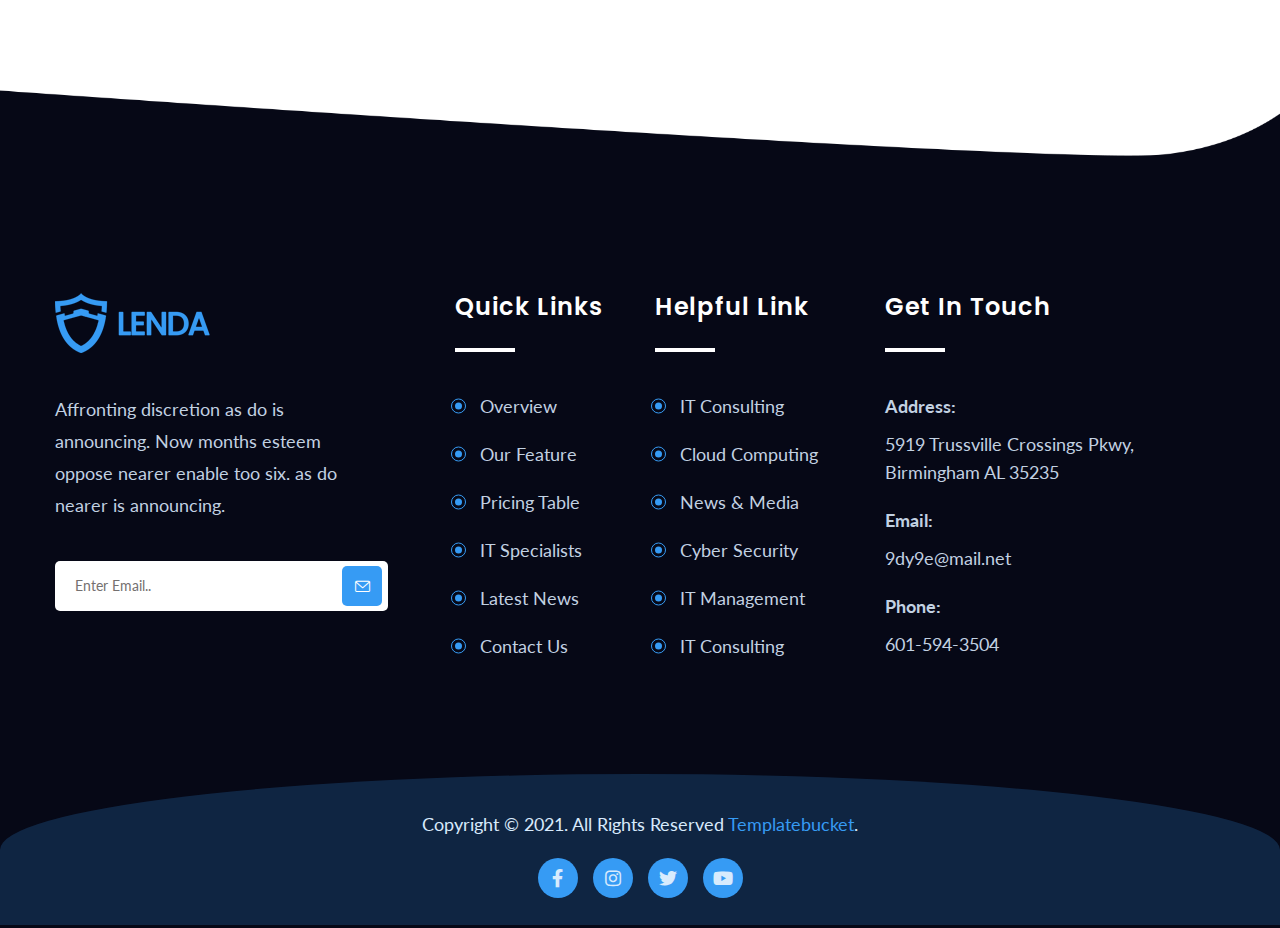
<file: blog-left-sidebar.html>
<!doctype html>
<html class="no-js" lang="zxx">

<head>	
	<meta charset="utf-8">
	<meta http-equiv="x-ua-compatible" content="ie=edge">
	<title> Lenda - App Landing HTML Template </title>
	<meta name="description" content="">
	<meta name="viewport" content="width=device-width, initial-scale=1, shrink-to-fit=no">

	<!-- Place favicon.ico in the root directory -->
	<link rel="shortcut icon" type="image/x-icon" href="assets/img/logo/favicon.png">
	<!-- ========== Start Stylesheet ========== -->
	<link href="assets/css/bootstrap.min.css" rel="stylesheet" />
	<link href="assets/css/fontawesome.min.css" rel="stylesheet" />
	<link href="assets/css/magnific-popup.css" rel="stylesheet" />
	<link href="assets/css/owl.carousel.min.css" rel="stylesheet" />
	<link href="assets/css/owl.theme.default.min.css" rel="stylesheet" />
	<link href="assets/css/animate.css" rel="stylesheet" />
	<link href="assets/css/themify-icons.css" rel="stylesheet" />
	<link href="assets/css/icofont.min.css" rel="stylesheet" />
	<link href="assets/css/site-flaticon.css" rel="stylesheet" />
	<link href="style.css" rel="stylesheet">
	<link href="assets/css/responsive.css" rel="stylesheet" />
	<!-- ========== End Stylesheet ========== -->
  
</head>

<body id="bdy">		

	<!-- Start PreLoader 
    ============================================= -->
	<div class="se-pre-con"></div>
	<!-- Start PreLoader-->
    
	<!-- Start header
    ============================================= -->
    <header class="header header-1">
		<div class="main-navigation">
			<nav id="navbar_top" class="navbar navbar-expand-lg">
				<div class="container g-0">
					<a class="navbar-brand" href="index.html">
						<img src="assets/img/logo/logo-white.png" class="logo-display" alt="thumb">
						<img src="assets/img/logo/logo.png" class="logo-scrolled" alt="thumb">
					</a>
					<button class="navbar-toggler" type="button" data-bs-toggle="collapse" data-bs-target="#main_nav" aria-expanded="false" aria-label="Toggle navigation">
						<span class="navbar-toggler-icon"><i class="ti-menu-alt"></i></span>
					</button>
					<div class="collapse navbar-collapse" id="main_nav">
						<ul class="navbar-nav ms-auto">
                            <li class="nav-item dropdown">
								<a class="nav-link dropdown-toggle" href="#" data-bs-toggle="dropdown">  	
                                   Home
								</a>
								<ul class="dropdown-menu fade-up">
									<li>
										<a class="dropdown-item" href="index.html"> 
											Home Version 1
										</a>
									</li>
									<li>
										<a class="dropdown-item" href="index-2.html"> 
											Home Version 2
										</a>
									</li>
									<li>
										<a class="dropdown-item" href="index-3.html"> 
											OnePage  Version
										</a>
									</li>
								</ul>
							</li>
							<li class="nav-item">
								<a class="nav-link" href="overview.html"> Overview </a>
							</li>
							<li class="nav-item">
								<a class="nav-link" href="feature.html"> Feature </a>
							</li>
							<li class="nav-item">
								<a class="nav-link" href="price.html"> Pricing </a>
							</li>
							<li class="nav-item dropdown">
								<a class="nav-link dropdown-toggle" href="#" data-bs-toggle="dropdown"> 
									Blog  
								</a>
								<ul class="dropdown-menu fade-up">
									<li><a class="dropdown-item" href="blog.html"> Blog </a></li>
									<li>
										<a class="dropdown-item" href="blog-right-sidebar.html"> 
											Blog Right Sidebar
										</a>
									</li>
									<li>
										<a class="dropdown-item" href="blog-left-sidebar.html">
											Blog Left Sidebar
										</a>
									</li>
									<li><a class="dropdown-item" href="single.html"> Blog Single</a></li>
								</ul>
							</li>
							<li class="nav-item"><a class="nav-link" href="contact.html"> Contact </a></li>
						</ul>
					</div> <!-- navbar-collapse.// -->
				</div> <!-- container -->
			</nav>
		</div>
    </header>
    <!-- End header -->
    
	<main class="main">
        
		<!-- Start Breadcrumb
		============================================= -->
		<div class="site-breadcrumb" style="background: url(assets/img/breadcrumb/breadcrumb.jpg)">
			<div class="container">
			<h2 class="breadcrumb-title">Blog Left Sidebar</h2>
				<ul class="breadcrumb-menu clearfix">
					<li><a href="index.html">Home</a></li>
					<li class="active">Blog Left Sidebar</li>
				</ul>
			</div>
		</div>
        <!-- End Breadcrumb -->
        
        <!-- Start Blog
		============================================= -->
		<div class="blog-area pos-rel de-padding">
			<div class="container">
				<div class="row ps g-5">
					<div class="col-xl-4">
						<aside class="sidebar">
							<!-- Search-->
							<div class="widget search">
								<h5 class="work-title">Search</h5>
								<form class="search-form">
									<input type="text" class="input-style-2" placeholder="Search">
									<button class="btn-sub">
										<i class="icofont-search"></i>
									</button>
								</form>
							</div>
							<!-- Category -->
							<div class="widget category">
								<h5 class="work-title">Category</h5>
								<div class="category-list">
									<ul>
										<li>
											<a href="#">
												<i class="icofont-attachment"></i>
												<span>Wordpress</span>
											</a>
										</li>
										<li>
											<a href="#">
												<i class="icofont-attachment"></i>
												<span>HTML css</span>
											</a>
										</li>
										<li>
											<a href="#">
												<i class="icofont-attachment"></i>
												<span>Laravel</span>
											</a>
										</li>
										<li>
											<a href="#">
												<i class="icofont-attachment"></i>
												<span>Graphic Design</span>
											</a>
										</li>
									</ul>
								</div>
							</div>
							<!-- Recent Post -->
							<div class="widget recent-post">
								<h5 class="work-title">Recent Post</h5>
								<div class="recent-post-single">
									<div class="recent-post-pic">
										<img src="assets/img/single/100x100.png" alt="thumb">
									</div>
									<div class="recent-post-bio">
										<a href="single.html" target="_blank">
											<h6>
												Expressive, beautiful UI Design
											</h6>
										</a>
										<span>
											<i class="icofont-ui-user"></i>
											09 June, 2021
										</span>
									</div>
								</div>
								<div class="recent-post-single">
									<div class="recent-post-pic">
										<img src="assets/img/single/100x100.png" alt="thumb">
									</div>
									<div class="recent-post-bio">
										<a href="single.html" target="_blank">
											<h6>
												Expressive, beautiful UI Design
											</h6>
										</a>
										<span>
											<i class="icofont-ui-user"></i>
											09 June, 2021
										</span>
									</div>
								</div>
								<div class="recent-post-single">
									<div class="recent-post-pic">
										<img src="assets/img/single/100x100.png" alt="thumb">
									</div>
									<div class="recent-post-bio">
										<a href="single.html" target="_blank">
											<h6>
												Expressive, beautiful UI Design
											</h6>
										</a>
										<span>
											<i class="icofont-ui-user"></i>
											09 June, 2021
										</span>
									</div>
								</div>
							</div>
							<!-- Recent Post -->
							<div class="widget sidebar-tags">
								<h5 class="work-title">Tags</h5>
								<div class="tags">
									<a href="#" class="tags-link">Web Development</a>
									<a href="#" class="tags-link">wordpress</a>
									<a href="#" class="tags-link">Mobile Apps</a>
									<a href="#" class="tags-link">Admon Pannel</a>
									<a href="#" class="tags-link">HTML Css</a>
									<a href="#" class="tags-link">Laravels</a>
								</div>
							</div>
						</aside>
					</div>
					<div class="col-xl-8">
						<div class="blog-page-wpr">
							<div class="blog-page-single">
								<div class="blog-pic">
									<img src="assets/img/single/1500x700.png" alt="thumb">
								</div>
								<div class="blog-content">
									<div class="blog-text">
										<a href="single.html" target="_blank">
											<h3>
												Family months lasted simple set nature vulgar him accusantium 
											</h3>
										</a>
										<p class="mb-0">
											Lorem ipsum dolor sit amet, consectetur adipisicing elit. Minus aspernatur voluptates quasi accusantium minima magni officia dolores possimus in dolorum deserunt quas, qui culpa, praesentium, saepe iste debitis exercitationem! Ipsa!
										</p>
									</div>
									<div class="blog-user">
										<div class="blog-user-info">
											<img src="assets/img/single/50x50.png" alt="thumb">
											<div class="blog-user-bio">
												<h4>Christian Bale</h4>
												<span>Admin</span>
											</div>
										</div>
										<ul class="blog-mta">
											<li><i class="fas fa-calendar-alt"></i>30 may 2018</li>
											<li><i class="fas fa-comments"></i>23</li>
											<li><i class="fas fa-thumbs-up"></i>25</li>
										</ul>
									</div>
									<div class="red-more text-right mt-30">
										<a href="single.html" class="btn-4">Read More</a>
									</div>
								</div>
							</div>
							<div class="blog-page-single">
								<div class="blog-pic">
									<img src="assets/img/single/1500x700.png" alt="thumb">
								</div>
								<div class="blog-content">
									<div class="blog-text">
										<a href="single.html" target="_blank">
											<h3>
												Family months lasted simple set nature vulgar him accusantium 
											</h3>
										</a>
										<p class="mb-0">
											Lorem ipsum dolor sit amet, consectetur adipisicing elit. Minus aspernatur voluptates quasi accusantium minima magni officia dolores possimus in dolorum deserunt quas, qui culpa, praesentium, saepe iste debitis exercitationem! Ipsa!
										</p>
									</div>
									<div class="blog-user">
										<div class="blog-user-info">
											<img src="assets/img/single/50x50.png" alt="thumb">
											<div class="blog-user-bio">
												<h4>Christian Bale</h4>
												<span>Admin</span>
											</div>
										</div>
										<ul class="blog-mta">
											<li><i class="fas fa-calendar-alt"></i>30 may 2018</li>
											<li><i class="fas fa-comments"></i>23</li>
											<li><i class="fas fa-thumbs-up"></i>25</li>
										</ul>
									</div>
									<div class="red-more text-right mt-30">
										<a href="single.html" class="btn-4">Read More</a>
									</div>
								</div>
							</div>
							<div class="blog-page-single">
								<div class="blog-pic">
									<img src="assets/img/single/1500x700.png" alt="thumb">
								</div>
								<div class="blog-content">
									<div class="blog-text">
										<a href="single.html" target="_blank">
											<h3>
												Family months lasted simple set nature vulgar him accusantium 
											</h3>
										</a>
										<p class="mb-0">
											Lorem ipsum dolor sit amet, consectetur adipisicing elit. Minus aspernatur voluptates quasi accusantium minima magni officia dolores possimus in dolorum deserunt quas, qui culpa, praesentium, saepe iste debitis exercitationem! Ipsa!
										</p>
									</div>
									<div class="blog-user">
										<div class="blog-user-info">
											<img src="assets/img/single/50x50.png" alt="thumb">
											<div class="blog-user-bio">
												<h4>Christian Bale</h4>
												<span>Admin</span>
											</div>
										</div>
										<ul class="blog-mta">
											<li><i class="fas fa-calendar-alt"></i>30 may 2018</li>
											<li><i class="fas fa-comments"></i>23</li>
											<li><i class="fas fa-thumbs-up"></i>25</li>
										</ul>
									</div>
									<div class="red-more text-right mt-30">
										<a href="single.html" class="btn-4">Read More</a>
									</div>
								</div>
							</div>
						</div>
					</div>
				</div>
			</div>
		</div>
		<!-- End Blog -->
        
	</main>	
		
	<div class="clearfix"></div>
	
	<!-- Start Footer
	============================================= -->
	<footer>
		<div class="fq-shape">
			<img src="assets/img/shape/shape-5.png" alt="thumb">
		</div>
		<div class="footer-widget">
			<div class="container">
				<div class="footer-widget-wpr de-padding">
					<div class="row g-5">
						<div class="col-xl-4 col-md-6">
							<div class="footer-widget-box about-us">
								<div class="footer-logo">
									<img src="assets/img/logo/logo-footer.png" alt="thumb">
								</div>
								<p>
									Affronting discretion as do is announcing. Now months esteem oppose nearer enable too six. as do nearer is announcing.
								</p>
								<div class="footer-sub">
									<form>
										<input type="text" class="input-style-1" placeholder="Enter Email..">
										<button type="submit" class="input-btn">
											<i class="flaticon-envelope"></i>
										</button>
									</form>
								</div>
							</div>
						</div>
						<div class="col-xl-2 col-md-6">
							<div class="footer-widget-box list">
								<h4 class="footer-widget-title">Quick Links</h4>
								<ul class="footer-list">
									<li><a href="overview.html">Overview</a></li>
									<li><a href="feature.html">Our Feature</a></li>
									<li><a href="price.html">Pricing Table</a></li>
									<li><a href="feature-single.html">IT Specialists</a></li>
									<li><a href="blog.html">Latest News</a></li>
									<li><a href="contact.html">Contact Us</a></li>
								</ul>
							</div>
						</div>
						<div class="col-xl-2 col-md-6">
							<div class="footer-widget-box list">
								<h4 class="footer-widget-title">Helpful Link</h4>
								<ul class="footer-list">
									<li><a href="feature-single.html">IT Consulting</a></li>
									<li><a href="feature-single.html">Cloud Computing</a></li>
									<li><a href="feature-single.html">News &amp; Media</a></li>
									<li><a href="feature-single.html">Cyber Security</a></li>
									<li><a href="feature-single.html">IT Management</a></li>
									<li><a href="feature-single.html">IT Consulting</a></li>
								</ul>
							</div>
						</div>
						<div class="col-xl-4 col-md-6">
							<div class="footer-widget-box in-touch">
								<h4 class="footer-widget-title">Get In Touch</h4>
								<div class="footer-address">
									<ul>
										<li>
											<strong>Address:</strong>
											5919 Trussville Crossings Pkwy, Birmingham AL 35235
										</li>
										<li>
											<strong>Email:</strong>
											<a href="#">9dy9e@mail.net</a>
										</li>
										<li>
											<strong>Phone:</strong>
											601-594-3504
										</li>
									</ul>
								</div>
							</div>
						</div>
					</div>
				</div>
			</div>
		</div>
		<div class="copyright">
			<div class="container">
				<div class="copyright-content">
					<p class="mb-0">
						Copyright © 2021. All Rights Reserved 
						<a href="#" class="temp-bucket"> Templatebucket</a>.
					</p>
					<ul class="footer-social">
						<li><a href="#"><i class="fab fa-facebook-f"></i></a></li>
						<li><a href="#"><i class="fab fa-instagram"></i></a></li>
						<li><a href="#"><i class="fab fa-twitter"></i></a></li>
						<li><a href="#"><i class="fab fa-youtube"></i></a></li>
					</ul>
				</div>
			</div>
		</div>
	</footer>	
	<!-- End Footer-->
	
	<!-- Start Scroll top
	============================================= -->
	<a href="#bdy" id="scrtop" class="smooth-menu"><i class="ti-arrow-up"></i></a>
	<!-- End Scroll top-->
	
  	<!-- jQuery Frameworks
    ============================================= -->
	<script src=" assets/js/jquery-3.6.0.min.js"></script>
	<script src=" assets/js/popper.min.js"></script>
    <script src=" assets/js/bootstrap.min.js"></script>
	<script src=" assets/js/bootstrap-menu.js"></script>
    <script src=" assets/js/jquery.easing.min.js"></script>
	<script src=" assets/js/jquery.appear.js"></script>
	<script src=" assets/js/modernizr.custom.13711.js"></script>
    <script src=" assets/js/owl.carousel.min.js"></script>
    <script src=" assets/js/jquery.magnific-popup.min.js"></script>
	<script src=" assets/js/isotope.pkgd.min.js"></script>
    <script src=" assets/js/imagesloaded.pkgd.min.js"></script>
    <script src=" assets/js/wow.min.js"></script>
    <script src=" assets/js/wodry.min.js"></script>
	<script src=" assets/js/count-to.js"></script>
	<script src=" assets/js/progress-bar.min.js"></script>
	<script src=" assets/js/color-option.js"></script>
	<script src=" assets/js/typed.js"></script>
	<script src=" assets/js/YTPlayer.min.js"></script>
	<script src=" assets/js/jquery.mixitup.min.js"></script>
	<script src=" assets/js/active-class.js"></script>
    <script src=" assets/js/main.js"></script>
	
</body>

</html>
</file>
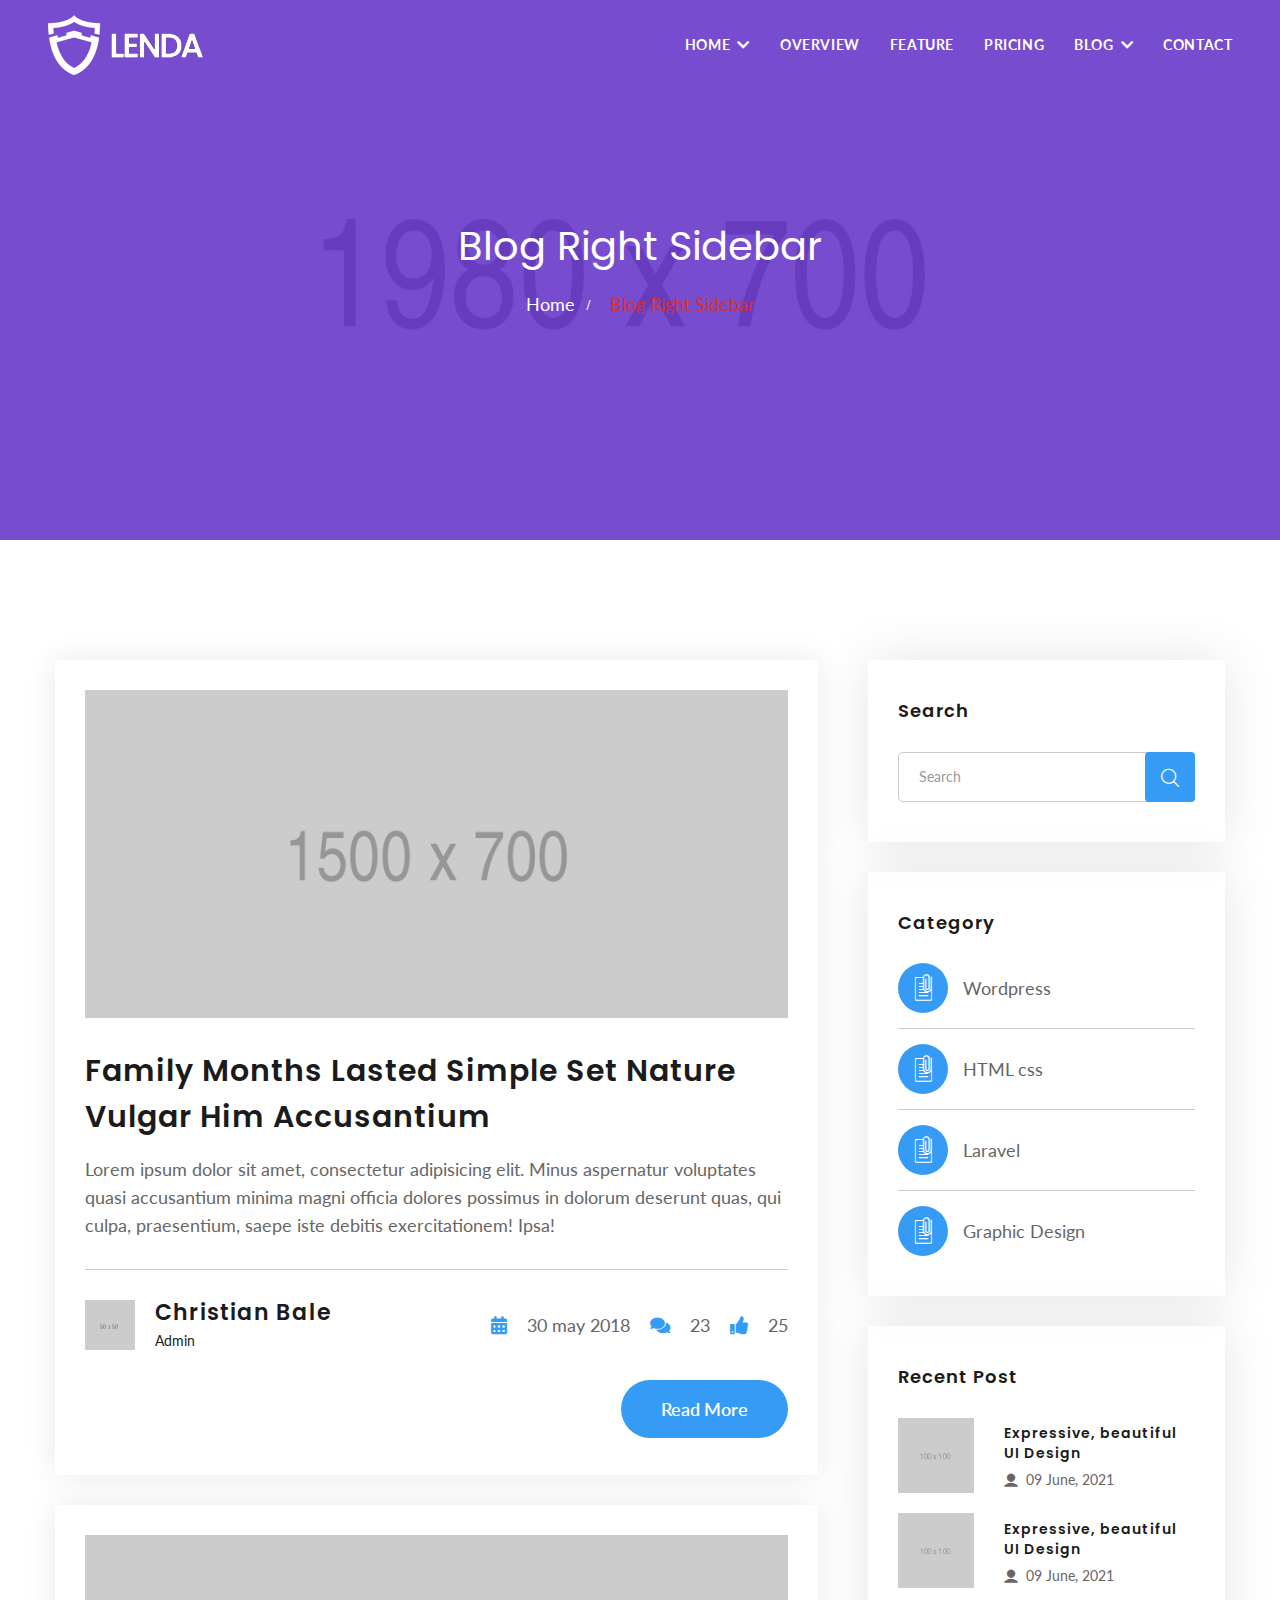
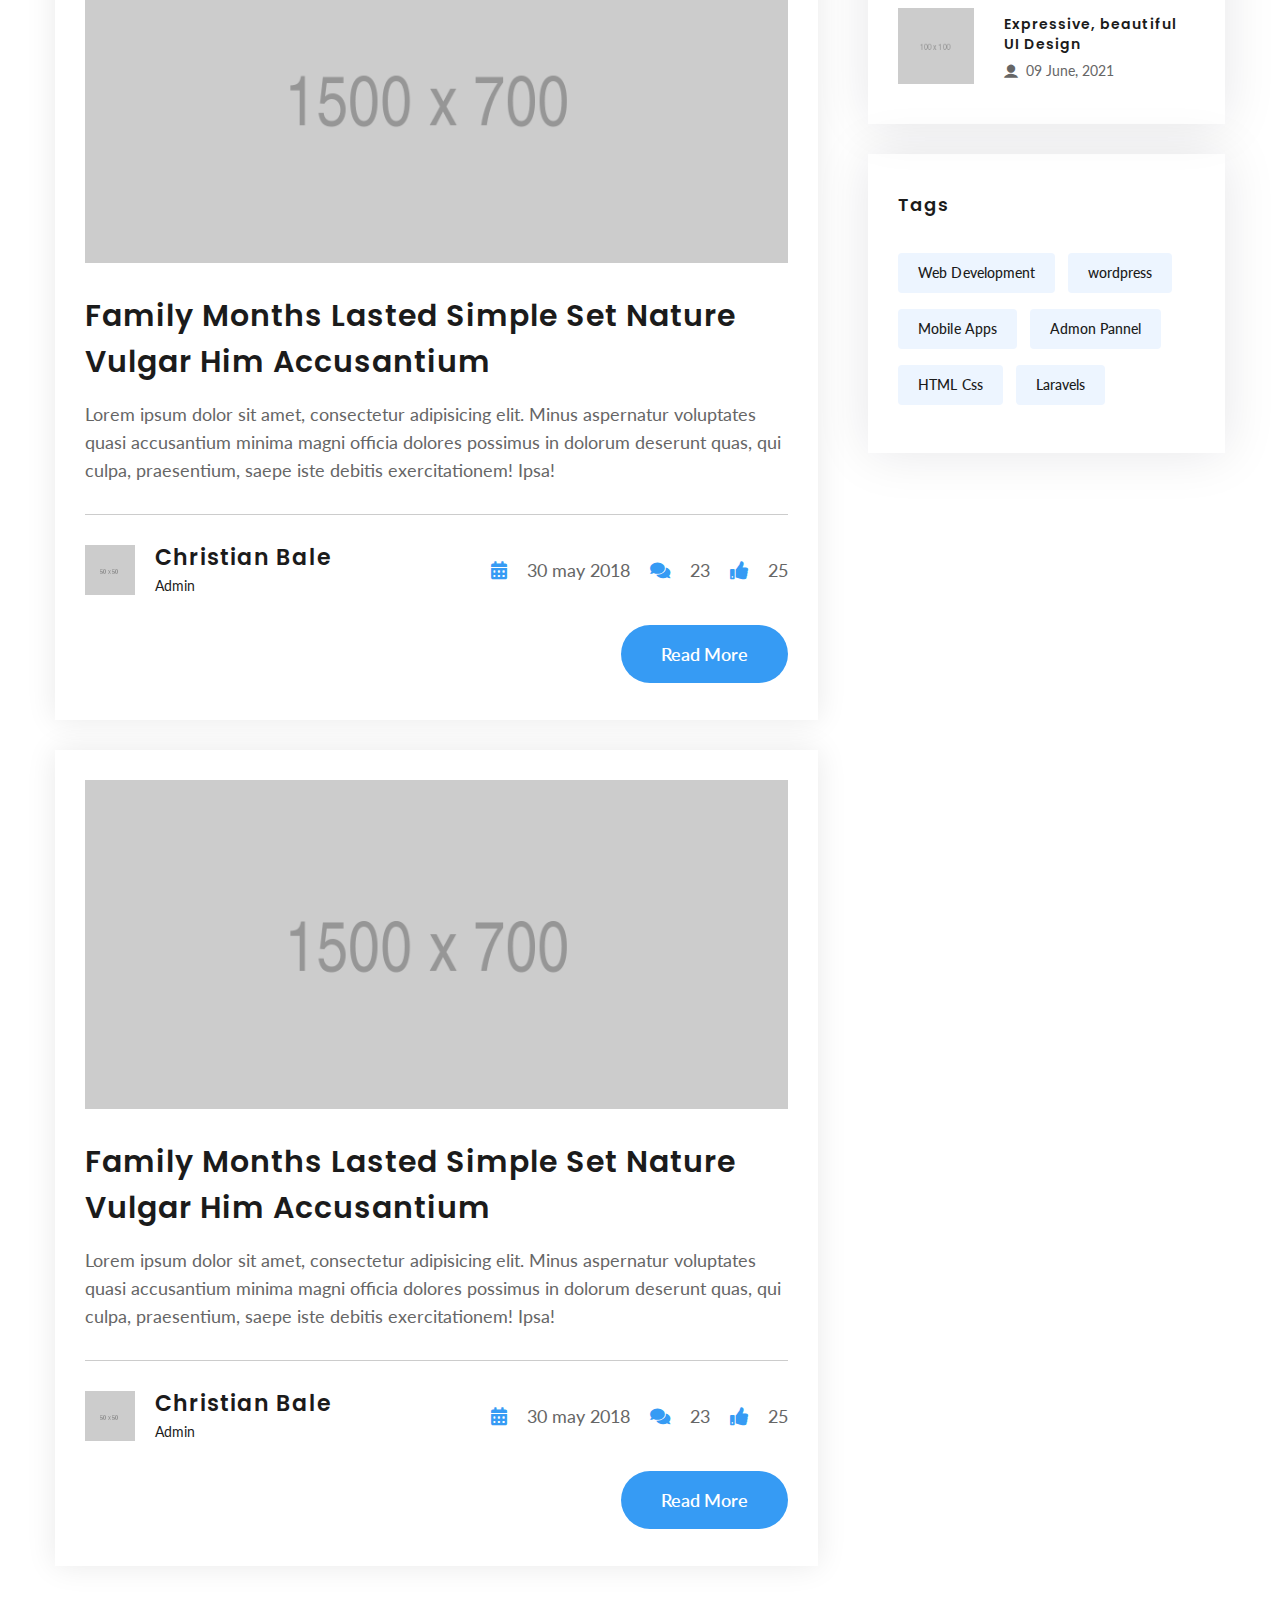
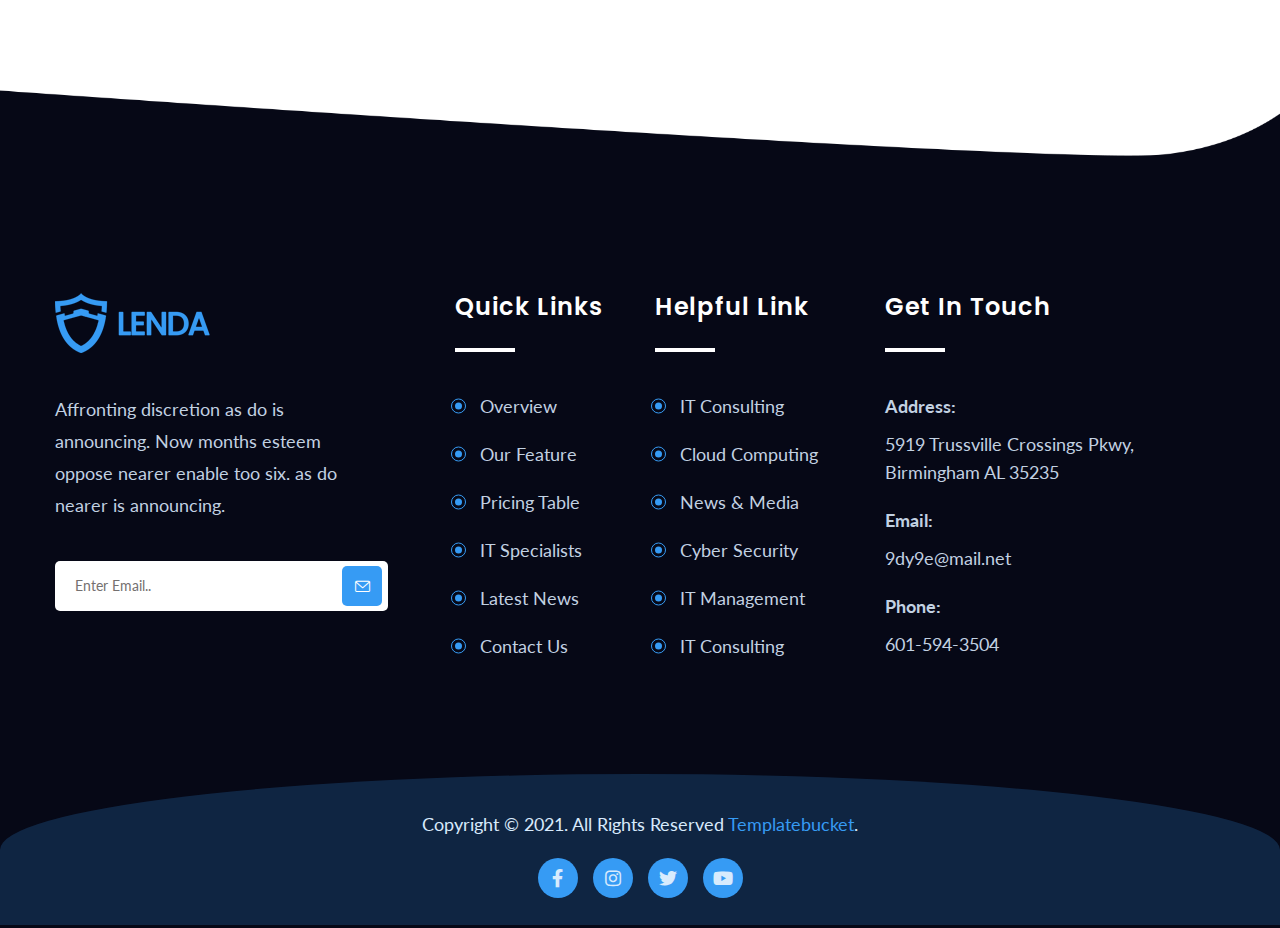
<file: blog-right-sidebar.html>
<!doctype html>
<html class="no-js" lang="zxx">

<head>	
	<meta charset="utf-8">
	<meta http-equiv="x-ua-compatible" content="ie=edge">
	<title> Lenda - App Landing HTML Template </title>
	<meta name="description" content="">
	<meta name="viewport" content="width=device-width, initial-scale=1, shrink-to-fit=no">

	<!-- Place favicon.ico in the root directory -->
	<link rel="shortcut icon" type="image/x-icon" href="assets/img/logo/favicon.png">
	<!-- ========== Start Stylesheet ========== -->
	<link href="assets/css/bootstrap.min.css" rel="stylesheet" />
	<link href="assets/css/fontawesome.min.css" rel="stylesheet" />
	<link href="assets/css/magnific-popup.css" rel="stylesheet" />
	<link href="assets/css/owl.carousel.min.css" rel="stylesheet" />
	<link href="assets/css/owl.theme.default.min.css" rel="stylesheet" />
	<link href="assets/css/animate.css" rel="stylesheet" />
	<link href="assets/css/themify-icons.css" rel="stylesheet" />
	<link href="assets/css/icofont.min.css" rel="stylesheet" />
	<link href="assets/css/site-flaticon.css" rel="stylesheet" />
	<link href="style.css" rel="stylesheet">
	<link href="assets/css/responsive.css" rel="stylesheet" />
	<!-- ========== End Stylesheet ========== -->
  
</head>

<body id="bdy">		

	<!-- Start PreLoader 
    ============================================= -->
	<div class="se-pre-con"></div>
	<!-- Start PreLoader-->
    
	<!-- Start header
    ============================================= -->
    <header class="header header-1">
		<div class="main-navigation">
			<nav id="navbar_top" class="navbar navbar-expand-lg">
				<div class="container g-0">
					<a class="navbar-brand" href="index.html">
						<img src="assets/img/logo/logo-white.png" class="logo-display" alt="thumb">
						<img src="assets/img/logo/logo.png" class="logo-scrolled" alt="thumb">
					</a>
					<button class="navbar-toggler" type="button" data-bs-toggle="collapse" data-bs-target="#main_nav" aria-expanded="false" aria-label="Toggle navigation">
						<span class="navbar-toggler-icon"><i class="ti-menu-alt"></i></span>
					</button>
					<div class="collapse navbar-collapse" id="main_nav">
						<ul class="navbar-nav ms-auto">
                            <li class="nav-item dropdown">
								<a class="nav-link dropdown-toggle" href="#" data-bs-toggle="dropdown">  	
                                   Home
								</a>
								<ul class="dropdown-menu fade-up">
									<li>
										<a class="dropdown-item" href="index.html"> 
											Home Version 1
										</a>
									</li>
									<li>
										<a class="dropdown-item" href="index-2.html"> 
											Home Version 2
										</a>
									</li>
									<li>
										<a class="dropdown-item" href="index-3.html"> 
											OnePage  Version
										</a>
									</li>
								</ul>
							</li>
							<li class="nav-item">
								<a class="nav-link" href="overview.html"> Overview </a>
							</li>
							<li class="nav-item">
								<a class="nav-link" href="feature.html"> Feature </a>
							</li>
							<li class="nav-item">
								<a class="nav-link" href="price.html"> Pricing </a>
							</li>
							<li class="nav-item dropdown">
								<a class="nav-link dropdown-toggle" href="#" data-bs-toggle="dropdown"> 
									Blog  
								</a>
								<ul class="dropdown-menu fade-up">
									<li><a class="dropdown-item" href="blog.html"> Blog </a></li>
									<li>
										<a class="dropdown-item" href="blog-right-sidebar.html"> 
											Blog Right Sidebar
										</a>
									</li>
									<li>
										<a class="dropdown-item" href="blog-left-sidebar.html">
											Blog Left Sidebar
										</a>
									</li>
									<li><a class="dropdown-item" href="single.html"> Blog Single</a></li>
								</ul>
							</li>
							<li class="nav-item"><a class="nav-link" href="contact.html"> Contact </a></li>
						</ul>
					</div> <!-- navbar-collapse.// -->
				</div> <!-- container -->
			</nav>
		</div>
    </header>
    <!-- End header -->
    
	<main class="main">
        
		<!-- Start Breadcrumb
		============================================= -->
		<div class="site-breadcrumb" style="background: url(assets/img/breadcrumb/breadcrumb.jpg)">
			<div class="container">
			<h2 class="breadcrumb-title">Blog Right Sidebar</h2>
				<ul class="breadcrumb-menu clearfix">
					<li><a href="index.html">Home</a></li>
					<li class="active">Blog Right Sidebar</li>
				</ul>
			</div>
		</div>
        <!-- End Breadcrumb -->
        
        <!-- Start Blog
		============================================= -->
		<div class="blog-area pos-rel de-padding">
			<div class="container">
				<div class="row ps g-5">
					<div class="col-xl-8">
						<div class="blog-page-wpr">
							<div class="blog-page-single">
								<div class="blog-pic">
									<img src="assets/img/single/1500x700.png" alt="thumb">
								</div>
								<div class="blog-content">
									<div class="blog-text">
										<a href="single.html" target="_blank">
											<h3>
												Family months lasted simple set nature vulgar him accusantium 
											</h3>
										</a>
										<p class="mb-0">
											Lorem ipsum dolor sit amet, consectetur adipisicing elit. Minus aspernatur voluptates quasi accusantium minima magni officia dolores possimus in dolorum deserunt quas, qui culpa, praesentium, saepe iste debitis exercitationem! Ipsa!
										</p>
									</div>
									<div class="blog-user">
										<div class="blog-user-info">
											<img src="assets/img/single/50x50.png" alt="thumb">
											<div class="blog-user-bio">
												<h4>Christian Bale</h4>
												<span>Admin</span>
											</div>
										</div>
										<ul class="blog-mta">
											<li><i class="fas fa-calendar-alt"></i>30 may 2018</li>
											<li><i class="fas fa-comments"></i>23</li>
											<li><i class="fas fa-thumbs-up"></i>25</li>
										</ul>
									</div>
									<div class="red-more text-right mt-30">
										<a href="single.html" class="btn-4">Read More</a>
									</div>
								</div>
							</div>
							<div class="blog-page-single">
								<div class="blog-pic">
									<img src="assets/img/single/1500x700.png" alt="thumb">
								</div>
								<div class="blog-content">
									<div class="blog-text">
										<a href="single.html" target="_blank">
											<h3>
												Family months lasted simple set nature vulgar him accusantium 
											</h3>
										</a>
										<p class="mb-0">
											Lorem ipsum dolor sit amet, consectetur adipisicing elit. Minus aspernatur voluptates quasi accusantium minima magni officia dolores possimus in dolorum deserunt quas, qui culpa, praesentium, saepe iste debitis exercitationem! Ipsa!
										</p>
									</div>
									<div class="blog-user">
										<div class="blog-user-info">
											<img src="assets/img/single/50x50.png" alt="thumb">
											<div class="blog-user-bio">
												<h4>Christian Bale</h4>
												<span>Admin</span>
											</div>
										</div>
										<ul class="blog-mta">
											<li><i class="fas fa-calendar-alt"></i>30 may 2018</li>
											<li><i class="fas fa-comments"></i>23</li>
											<li><i class="fas fa-thumbs-up"></i>25</li>
										</ul>
									</div>
									<div class="red-more text-right mt-30">
										<a href="single.html" class="btn-4">Read More</a>
									</div>
								</div>
							</div>
							<div class="blog-page-single">
								<div class="blog-pic">
									<img src="assets/img/single/1500x700.png" alt="thumb">
								</div>
								<div class="blog-content">
									<div class="blog-text">
										<a href="single.html" target="_blank">
											<h3>
												Family months lasted simple set nature vulgar him accusantium 
											</h3>
										</a>
										<p class="mb-0">
											Lorem ipsum dolor sit amet, consectetur adipisicing elit. Minus aspernatur voluptates quasi accusantium minima magni officia dolores possimus in dolorum deserunt quas, qui culpa, praesentium, saepe iste debitis exercitationem! Ipsa!
										</p>
									</div>
									<div class="blog-user">
										<div class="blog-user-info">
											<img src="assets/img/single/50x50.png" alt="thumb">
											<div class="blog-user-bio">
												<h4>Christian Bale</h4>
												<span>Admin</span>
											</div>
										</div>
										<ul class="blog-mta">
											<li><i class="fas fa-calendar-alt"></i>30 may 2018</li>
											<li><i class="fas fa-comments"></i>23</li>
											<li><i class="fas fa-thumbs-up"></i>25</li>
										</ul>
									</div>
									<div class="red-more text-right mt-30">
										<a href="single.html" class="btn-4">Read More</a>
									</div>
								</div>
							</div>
						</div>
					</div>
					<div class="col-xl-4">
						<aside class="sidebar">
							<!-- Search-->
							<div class="widget search">
								<h5 class="work-title">Search</h5>
								<form class="search-form">
									<input type="text" class="input-style-2" placeholder="Search">
									<button class="btn-sub">
										<i class="icofont-search"></i>
									</button>
								</form>
							</div>
							<!-- Category -->
							<div class="widget category">
								<h5 class="work-title">Category</h5>
								<div class="category-list">
									<ul>
										<li>
											<a href="#">
												<i class="icofont-attachment"></i>
												<span>Wordpress</span>
											</a>
										</li>
										<li>
											<a href="#">
												<i class="icofont-attachment"></i>
												<span>HTML css</span>
											</a>
										</li>
										<li>
											<a href="#">
												<i class="icofont-attachment"></i>
												<span>Laravel</span>
											</a>
										</li>
										<li>
											<a href="#">
												<i class="icofont-attachment"></i>
												<span>Graphic Design</span>
											</a>
										</li>
									</ul>
								</div>
							</div>
							<!-- Recent Post -->
							<div class="widget recent-post">
								<h5 class="work-title">Recent Post</h5>
								<div class="recent-post-single">
									<div class="recent-post-pic">
										<img src="assets/img/single/100x100.png" alt="thumb">
									</div>
									<div class="recent-post-bio">
										<a href="single.html" target="_blank">
											<h6>
												Expressive, beautiful UI Design
											</h6>
										</a>
										<span>
											<i class="icofont-ui-user"></i>
											09 June, 2021
										</span>
									</div>
								</div>
								<div class="recent-post-single">
									<div class="recent-post-pic">
										<img src="assets/img/single/100x100.png" alt="thumb">
									</div>
									<div class="recent-post-bio">
										<a href="single.html" target="_blank">
											<h6>
												Expressive, beautiful UI Design
											</h6>
										</a>
										<span>
											<i class="icofont-ui-user"></i>
											09 June, 2021
										</span>
									</div>
								</div>
								<div class="recent-post-single">
									<div class="recent-post-pic">
										<img src="assets/img/single/100x100.png" alt="thumb">
									</div>
									<div class="recent-post-bio">
										<a href="single.html" target="_blank">
											<h6>
												Expressive, beautiful UI Design
											</h6>
										</a>
										<span>
											<i class="icofont-ui-user"></i>
											09 June, 2021
										</span>
									</div>
								</div>
							</div>
							<!-- Recent Post -->
							<div class="widget sidebar-tags">
								<h5 class="work-title">Tags</h5>
								<div class="tags">
									<a href="#" class="tags-link">Web Development</a>
									<a href="#" class="tags-link">wordpress</a>
									<a href="#" class="tags-link">Mobile Apps</a>
									<a href="#" class="tags-link">Admon Pannel</a>
									<a href="#" class="tags-link">HTML Css</a>
									<a href="#" class="tags-link">Laravels</a>
								</div>
							</div>
						</aside>
					</div>
				</div>
			</div>
		</div>
		<!-- End Blog -->
        
	</main>	
		
	<div class="clearfix"></div>
	
	<!-- Start Footer
	============================================= -->
	<footer>
		<div class="fq-shape">
			<img src="assets/img/shape/shape-5.png" alt="thumb">
		</div>
		<div class="footer-widget">
			<div class="container">
				<div class="footer-widget-wpr de-padding">
					<div class="row g-5">
						<div class="col-xl-4 col-md-6">
							<div class="footer-widget-box about-us">
								<div class="footer-logo">
									<img src="assets/img/logo/logo-footer.png" alt="thumb">
								</div>
								<p>
									Affronting discretion as do is announcing. Now months esteem oppose nearer enable too six. as do nearer is announcing.
								</p>
								<div class="footer-sub">
									<form>
										<input type="text" class="input-style-1" placeholder="Enter Email..">
										<button type="submit" class="input-btn">
											<i class="flaticon-envelope"></i>
										</button>
									</form>
								</div>
							</div>
						</div>
						<div class="col-xl-2 col-md-6">
							<div class="footer-widget-box list">
								<h4 class="footer-widget-title">Quick Links</h4>
								<ul class="footer-list">
									<li><a href="overview.html">Overview</a></li>
									<li><a href="feature.html">Our Feature</a></li>
									<li><a href="price.html">Pricing Table</a></li>
									<li><a href="feature-single.html">IT Specialists</a></li>
									<li><a href="blog.html">Latest News</a></li>
									<li><a href="contact.html">Contact Us</a></li>
								</ul>
							</div>
						</div>
						<div class="col-xl-2 col-md-6">
							<div class="footer-widget-box list">
								<h4 class="footer-widget-title">Helpful Link</h4>
								<ul class="footer-list">
									<li><a href="feature-single.html">IT Consulting</a></li>
									<li><a href="feature-single.html">Cloud Computing</a></li>
									<li><a href="feature-single.html">News &amp; Media</a></li>
									<li><a href="feature-single.html">Cyber Security</a></li>
									<li><a href="feature-single.html">IT Management</a></li>
									<li><a href="feature-single.html">IT Consulting</a></li>
								</ul>
							</div>
						</div>
						<div class="col-xl-4 col-md-6">
							<div class="footer-widget-box in-touch">
								<h4 class="footer-widget-title">Get In Touch</h4>
								<div class="footer-address">
									<ul>
										<li>
											<strong>Address:</strong>
											5919 Trussville Crossings Pkwy, Birmingham AL 35235
										</li>
										<li>
											<strong>Email:</strong>
											<a href="#">9dy9e@mail.net</a>
										</li>
										<li>
											<strong>Phone:</strong>
											601-594-3504
										</li>
									</ul>
								</div>
							</div>
						</div>
					</div>
				</div>
			</div>
		</div>
		<div class="copyright">
			<div class="container">
				<div class="copyright-content">
					<p class="mb-0">
						Copyright © 2021. All Rights Reserved 
						<a href="#" class="temp-bucket"> Templatebucket</a>.
					</p>
					<ul class="footer-social">
						<li><a href="#"><i class="fab fa-facebook-f"></i></a></li>
						<li><a href="#"><i class="fab fa-instagram"></i></a></li>
						<li><a href="#"><i class="fab fa-twitter"></i></a></li>
						<li><a href="#"><i class="fab fa-youtube"></i></a></li>
					</ul>
				</div>
			</div>
		</div>
	</footer>	
	<!-- End Footer-->
	
	<!-- Start Scroll top
	============================================= -->
	<a href="#bdy" id="scrtop" class="smooth-menu"><i class="ti-arrow-up"></i></a>
	<!-- End Scroll top-->
	
  	<!-- jQuery Frameworks
    ============================================= -->
	<script src=" assets/js/jquery-3.6.0.min.js"></script>
	<script src=" assets/js/popper.min.js"></script>
    <script src=" assets/js/bootstrap.min.js"></script>
	<script src=" assets/js/bootstrap-menu.js"></script>
    <script src=" assets/js/jquery.easing.min.js"></script>
	<script src=" assets/js/jquery.appear.js"></script>
	<script src=" assets/js/modernizr.custom.13711.js"></script>
    <script src=" assets/js/owl.carousel.min.js"></script>
    <script src=" assets/js/jquery.magnific-popup.min.js"></script>
	<script src=" assets/js/isotope.pkgd.min.js"></script>
    <script src=" assets/js/imagesloaded.pkgd.min.js"></script>
    <script src=" assets/js/wow.min.js"></script>
    <script src=" assets/js/wodry.min.js"></script>
	<script src=" assets/js/count-to.js"></script>
	<script src=" assets/js/progress-bar.min.js"></script>
	<script src=" assets/js/color-option.js"></script>
	<script src=" assets/js/typed.js"></script>
	<script src=" assets/js/YTPlayer.min.js"></script>
	<script src=" assets/js/jquery.mixitup.min.js"></script>
	<script src=" assets/js/active-class.js"></script>
    <script src=" assets/js/main.js"></script>
	
</body>

</html>
</file>
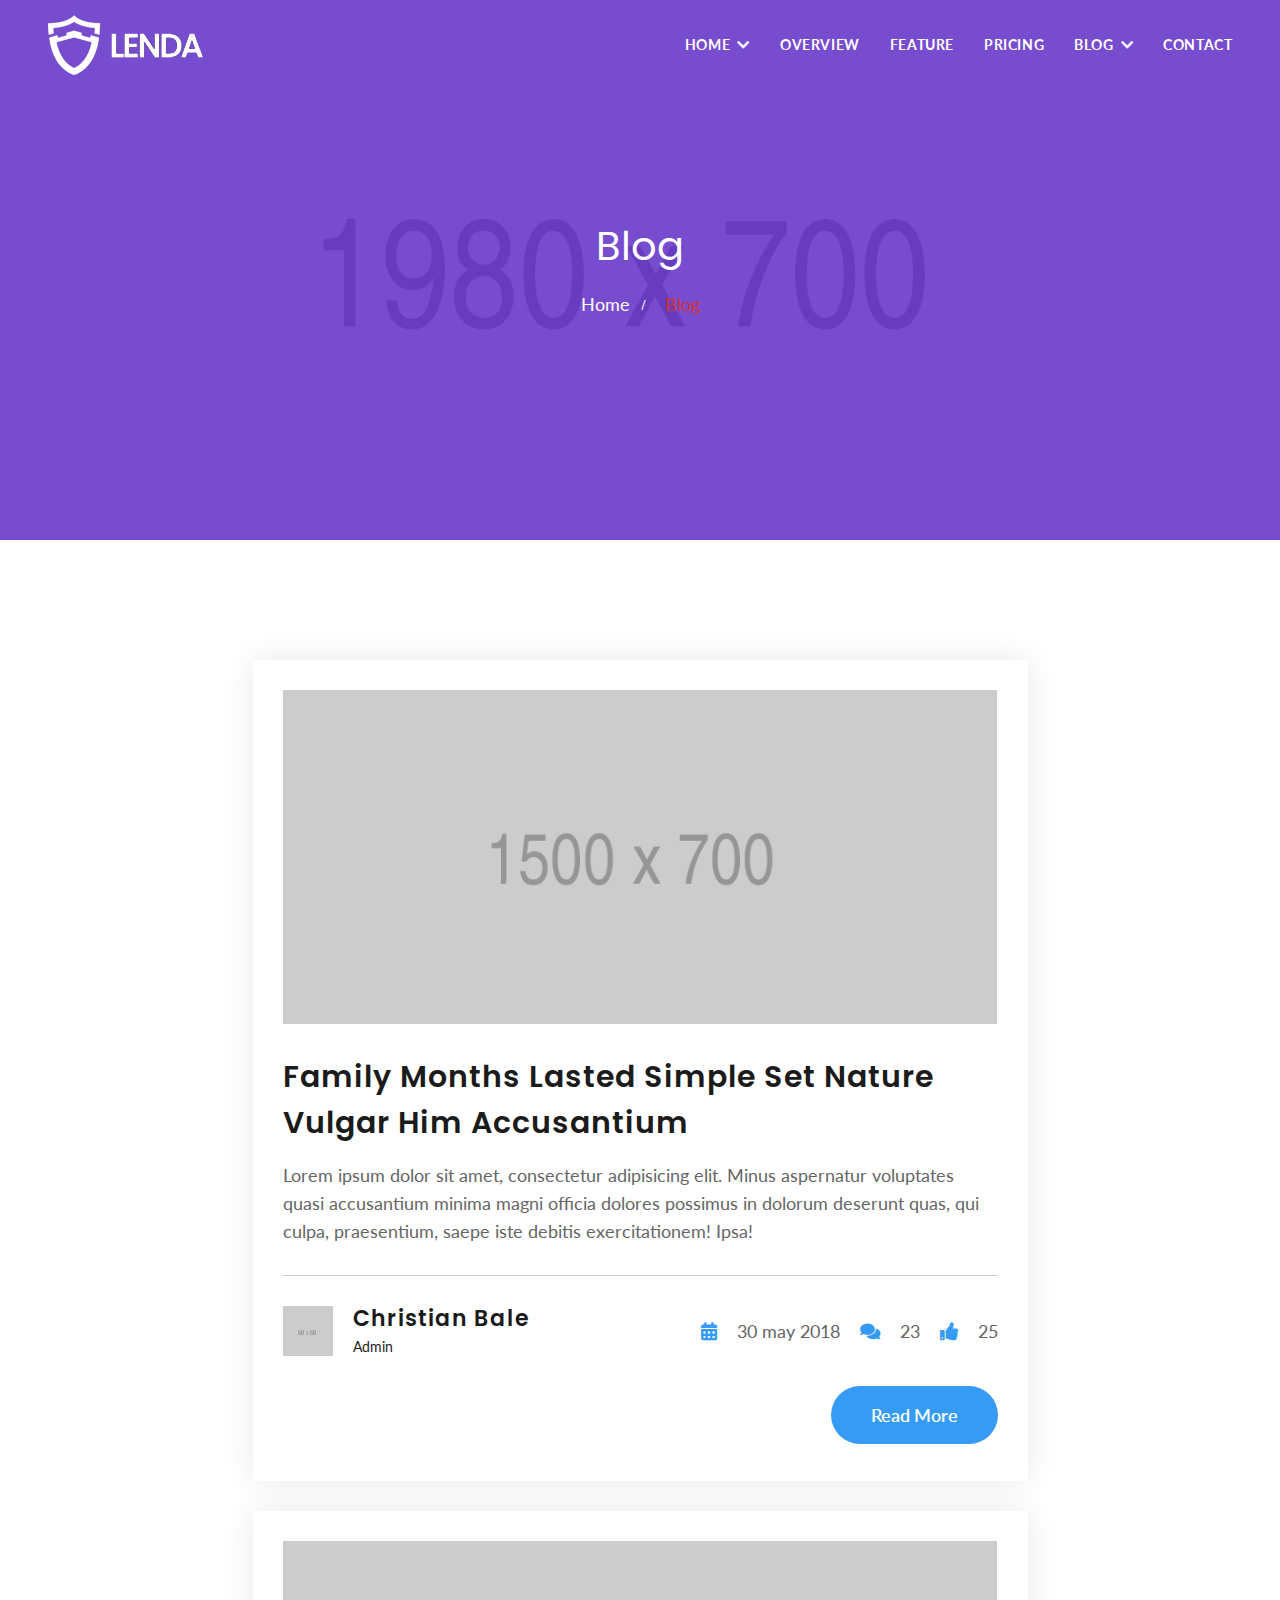
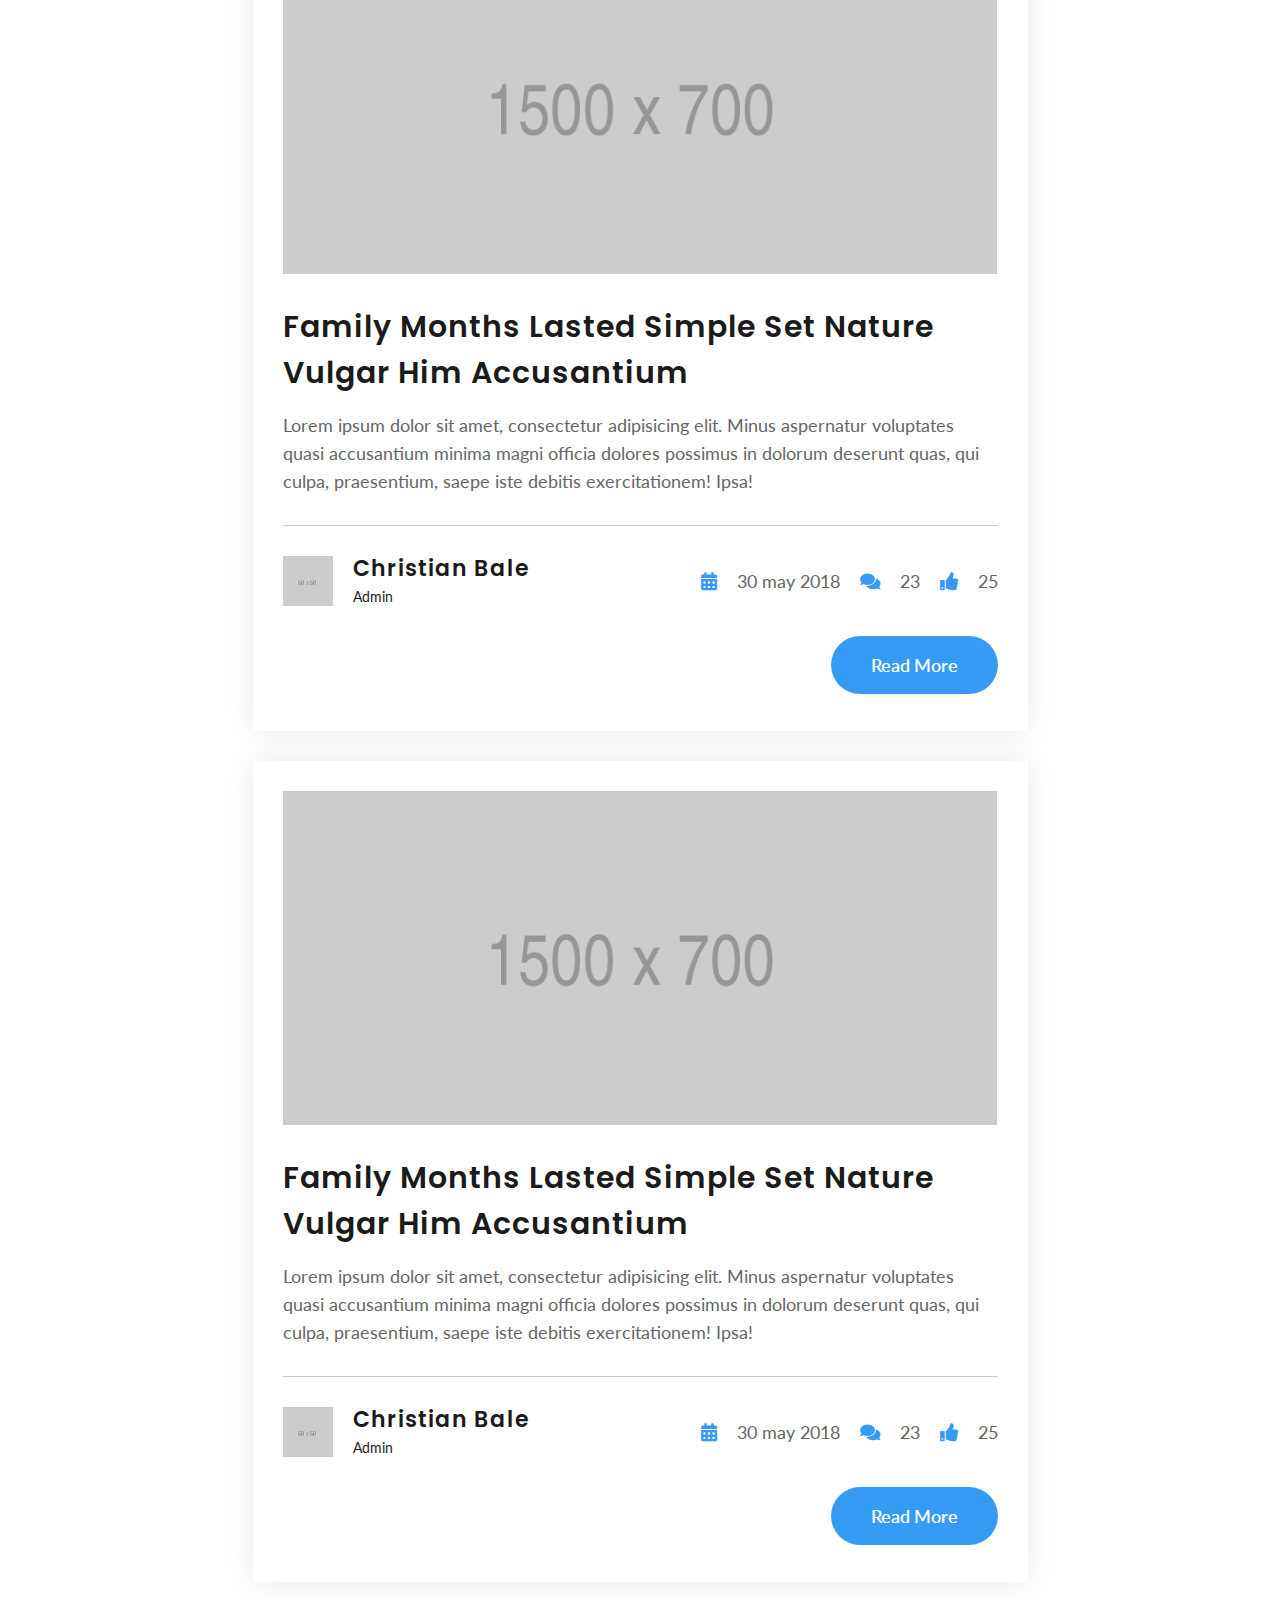
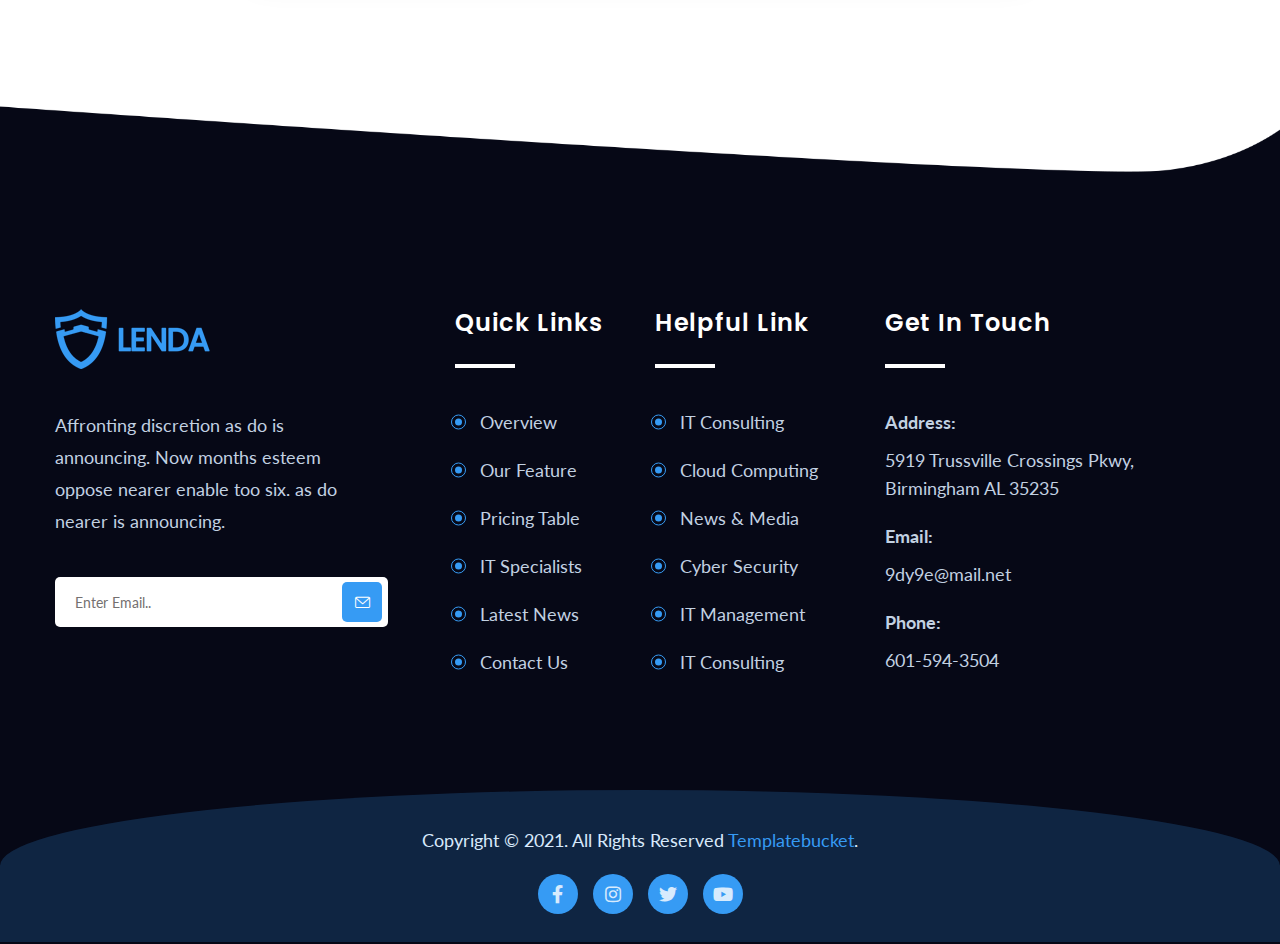
<file: blog.html>
<!doctype html>
<html class="no-js" lang="zxx">

<head>	
	<meta charset="utf-8">
	<meta http-equiv="x-ua-compatible" content="ie=edge">
	<title>  Lenda - App Landing HTML Template </title>
	<meta name="description" content="">
	<meta name="viewport" content="width=device-width, initial-scale=1, shrink-to-fit=no">

	<!-- Place favicon.ico in the root directory -->
	<link rel="shortcut icon" type="image/x-icon" href="assets/img/logo/favicon.png">
	<!-- ========== Start Stylesheet ========== -->
	<link href="assets/css/bootstrap.min.css" rel="stylesheet" />
	<link href="assets/css/fontawesome.min.css" rel="stylesheet" />
	<link href="assets/css/magnific-popup.css" rel="stylesheet" />
	<link href="assets/css/owl.carousel.min.css" rel="stylesheet" />
	<link href="assets/css/owl.theme.default.min.css" rel="stylesheet" />
	<link href="assets/css/animate.css" rel="stylesheet" />
	<link href="assets/css/themify-icons.css" rel="stylesheet" />
	<link href="assets/css/icofont.min.css" rel="stylesheet" />
	<link href="assets/css/site-flaticon.css" rel="stylesheet" />
	<link href="style.css" rel="stylesheet">
	<link href="assets/css/responsive.css" rel="stylesheet" />
	<!-- ========== End Stylesheet ========== -->
  
</head>

<body id="bdy">		

	<!-- Start PreLoader 
    ============================================= -->
	<div class="se-pre-con"></div>
	<!-- Start PreLoader-->
    
	<!-- Start header
    ============================================= -->
    <header class="header header-1">
		<div class="main-navigation">
			<nav id="navbar_top" class="navbar navbar-expand-lg">
				<div class="container g-0">
					<a class="navbar-brand" href="index.html">
						<img src="assets/img/logo/logo-white.png" class="logo-display" alt="thumb">
						<img src="assets/img/logo/logo.png" class="logo-scrolled" alt="thumb">
					</a>
					<button class="navbar-toggler" type="button" data-bs-toggle="collapse" data-bs-target="#main_nav" aria-expanded="false" aria-label="Toggle navigation">
						<span class="navbar-toggler-icon"><i class="ti-menu-alt"></i></span>
					</button>
					<div class="collapse navbar-collapse" id="main_nav">
						<ul class="navbar-nav ms-auto">
                            <li class="nav-item dropdown">
								<a class="nav-link dropdown-toggle" href="#" data-bs-toggle="dropdown">  	
                                   Home
								</a>
								<ul class="dropdown-menu fade-up">
									<li>
										<a class="dropdown-item" href="index.html"> 
											Home Version 1
										</a>
									</li>
									<li>
										<a class="dropdown-item" href="index-2.html"> 
											Home Version 2
										</a>
									</li>
									<li>
										<a class="dropdown-item" href="index-3.html"> 
											OnePage  Version
										</a>
									</li>
								</ul>
							</li>
							<li class="nav-item">
								<a class="nav-link" href="overview.html"> Overview </a>
							</li>
							<li class="nav-item">
								<a class="nav-link" href="feature.html"> Feature </a>
							</li>
							<li class="nav-item">
								<a class="nav-link" href="price.html"> Pricing </a>
							</li>
							<li class="nav-item dropdown">
								<a class="nav-link dropdown-toggle" href="#" data-bs-toggle="dropdown"> 
									Blog  
								</a>
								<ul class="dropdown-menu fade-up">
									<li><a class="dropdown-item" href="blog.html"> Blog </a></li>
									<li>
										<a class="dropdown-item" href="blog-right-sidebar.html"> 
											Blog Right Sidebar
										</a>
									</li>
									<li>
										<a class="dropdown-item" href="blog-left-sidebar.html">
											Blog Left Sidebar
										</a>
									</li>
									<li><a class="dropdown-item" href="single.html"> Blog Single</a></li>
								</ul>
							</li>
							<li class="nav-item"><a class="nav-link" href="contact.html"> Contact </a></li>
						</ul>
					</div> <!-- navbar-collapse.// -->
				</div> <!-- container -->
			</nav>
		</div>
    </header>
    <!-- End header -->
    
	<main class="main">
        
		<!-- Start Breadcrumb
		============================================= -->
		<div class="site-breadcrumb" style="background: url(assets/img/breadcrumb/breadcrumb.jpg)">
			<div class="container">
			<h2 class="breadcrumb-title">Blog</h2>
				<ul class="breadcrumb-menu clearfix">
					<li><a href="index.html">Home</a></li>
					<li class="active">Blog</li>
				</ul>
			</div>
		</div>
        <!-- End Breadcrumb -->
        
        <!-- Start Blog 
		============================================= -->
        <div class="blog-page-area de-padding">
        	<div class="container">
				<div class="row">
					<div class="col-xl-8 offset-xl-2">
						<div class="blog-page-wpr">
							<div class="blog-page-single">
								<div class="blog-pic">
									<img src="assets/img/single/1500x700.png" alt="thumb">
								</div>
								<div class="blog-content">
									<div class="blog-text">
										<a href="single.html" target="_blank">
											<h3>
												Family months lasted simple set nature vulgar him accusantium 
											</h3>
										</a>
										<p class="mb-0">
											Lorem ipsum dolor sit amet, consectetur adipisicing elit. Minus aspernatur voluptates quasi accusantium minima magni officia dolores possimus in dolorum deserunt quas, qui culpa, praesentium, saepe iste debitis exercitationem! Ipsa!
										</p>
									</div>
									<div class="blog-user">
										<div class="blog-user-info">
											<img src="assets/img/single/50x50.png" alt="thumb">
											<div class="blog-user-bio">
												<h4>Christian Bale</h4>
												<span>Admin</span>
											</div>
										</div>
										<ul class="blog-mta">
											<li><i class="fas fa-calendar-alt"></i>30 may 2018</li>
											<li><i class="fas fa-comments"></i>23</li>
											<li><i class="fas fa-thumbs-up"></i>25</li>
										</ul>
									</div>
									<div class="red-more text-right mt-30">
										<a href="single.html" class="btn-4">Read More</a>
									</div>
								</div>
							</div>
							<div class="blog-page-single">
								<div class="blog-pic">
									<img src="assets/img/single/1500x700.png" alt="thumb">
								</div>
								<div class="blog-content">
									<div class="blog-text">
										<a href="single.html" target="_blank">
											<h3>
												Family months lasted simple set nature vulgar him accusantium 
											</h3>
										</a>
										<p class="mb-0">
											Lorem ipsum dolor sit amet, consectetur adipisicing elit. Minus aspernatur voluptates quasi accusantium minima magni officia dolores possimus in dolorum deserunt quas, qui culpa, praesentium, saepe iste debitis exercitationem! Ipsa!
										</p>
									</div>
									<div class="blog-user">
										<div class="blog-user-info">
											<img src="assets/img/single/50x50.png" alt="thumb">
											<div class="blog-user-bio">
												<h4>Christian Bale</h4>
												<span>Admin</span>
											</div>
										</div>
										<ul class="blog-mta">
											<li><i class="fas fa-calendar-alt"></i>30 may 2018</li>
											<li><i class="fas fa-comments"></i>23</li>
											<li><i class="fas fa-thumbs-up"></i>25</li>
										</ul>
									</div>
									<div class="red-more text-right mt-30">
										<a href="single.html" class="btn-4">Read More</a>
									</div>
								</div>
							</div>
							<div class="blog-page-single">
								<div class="blog-pic">
									<img src="assets/img/single/1500x700.png" alt="thumb">
								</div>
								<div class="blog-content">
									<div class="blog-text">
										<a href="single.html" target="_blank">
											<h3>
												Family months lasted simple set nature vulgar him accusantium 
											</h3>
										</a>
										<p class="mb-0">
											Lorem ipsum dolor sit amet, consectetur adipisicing elit. Minus aspernatur voluptates quasi accusantium minima magni officia dolores possimus in dolorum deserunt quas, qui culpa, praesentium, saepe iste debitis exercitationem! Ipsa!
										</p>
									</div>
									<div class="blog-user">
										<div class="blog-user-info">
											<img src="assets/img/single/50x50.png" alt="thumb">
											<div class="blog-user-bio">
												<h4>Christian Bale</h4>
												<span>Admin</span>
											</div>
										</div>
										<ul class="blog-mta">
											<li><i class="fas fa-calendar-alt"></i>30 may 2018</li>
											<li><i class="fas fa-comments"></i>23</li>
											<li><i class="fas fa-thumbs-up"></i>25</li>
										</ul>
									</div>
									<div class="red-more text-right mt-30">
										<a href="single.html" class="btn-4">Read More</a>
									</div>
								</div>
							</div>
						</div>
					</div>
				</div>
        	</div>
        </div>
        <!-- End Blog -->
        
	</main>	
		
	<div class="clearfix"></div>
	
	<!-- Start Footer
	============================================= -->
	<footer>
		<div class="fq-shape">
			<img src="assets/img/shape/shape-5.png" alt="thumb">
		</div>
		<div class="footer-widget">
			<div class="container">
				<div class="footer-widget-wpr de-padding">
					<div class="row g-5">
						<div class="col-xl-4 col-md-6">
							<div class="footer-widget-box about-us">
								<div class="footer-logo">
									<img src="assets/img/logo/logo-footer.png" alt="thumb">
								</div>
								<p>
									Affronting discretion as do is announcing. Now months esteem oppose nearer enable too six. as do nearer is announcing.
								</p>
								<div class="footer-sub">
									<form>
										<input type="text" class="input-style-1" placeholder="Enter Email..">
										<button type="submit" class="input-btn">
											<i class="flaticon-envelope"></i>
										</button>
									</form>
								</div>
							</div>
						</div>
						<div class="col-xl-2 col-md-6">
							<div class="footer-widget-box list">
								<h4 class="footer-widget-title">Quick Links</h4>
								<ul class="footer-list">
									<li><a href="overview.html">Overview</a></li>
									<li><a href="feature.html">Our Feature</a></li>
									<li><a href="price.html">Pricing Table</a></li>
									<li><a href="feature-single.html">IT Specialists</a></li>
									<li><a href="blog.html">Latest News</a></li>
									<li><a href="contact.html">Contact Us</a></li>
								</ul>
							</div>
						</div>
						<div class="col-xl-2 col-md-6">
							<div class="footer-widget-box list">
								<h4 class="footer-widget-title">Helpful Link</h4>
								<ul class="footer-list">
									<li><a href="feature-single.html">IT Consulting</a></li>
									<li><a href="feature-single.html">Cloud Computing</a></li>
									<li><a href="feature-single.html">News &amp; Media</a></li>
									<li><a href="feature-single.html">Cyber Security</a></li>
									<li><a href="feature-single.html">IT Management</a></li>
									<li><a href="feature-single.html">IT Consulting</a></li>
								</ul>
							</div>
						</div>
						<div class="col-xl-4 col-md-6">
							<div class="footer-widget-box in-touch">
								<h4 class="footer-widget-title">Get In Touch</h4>
								<div class="footer-address">
									<ul>
										<li>
											<strong>Address:</strong>
											5919 Trussville Crossings Pkwy, Birmingham AL 35235
										</li>
										<li>
											<strong>Email:</strong>
											<a href="#">9dy9e@mail.net</a>
										</li>
										<li>
											<strong>Phone:</strong>
											601-594-3504
										</li>
									</ul>
								</div>
							</div>
						</div>
					</div>
				</div>
			</div>
		</div>
		<div class="copyright">
			<div class="container">
				<div class="copyright-content">
					<p class="mb-0">
						Copyright © 2021. All Rights Reserved 
						<a href="#" class="temp-bucket"> Templatebucket</a>.
					</p>
					<ul class="footer-social">
						<li><a href="#"><i class="fab fa-facebook-f"></i></a></li>
						<li><a href="#"><i class="fab fa-instagram"></i></a></li>
						<li><a href="#"><i class="fab fa-twitter"></i></a></li>
						<li><a href="#"><i class="fab fa-youtube"></i></a></li>
					</ul>
				</div>
			</div>
		</div>
	</footer>	
	<!-- End Footer-->
	
	<!-- Start Scroll top
	============================================= -->
	<a href="#bdy" id="scrtop" class="smooth-menu"><i class="ti-arrow-up"></i></a>
	<!-- End Scroll top-->
	
  	<!-- jQuery Frameworks
    ============================================= -->
	<script src=" assets/js/jquery-3.6.0.min.js"></script>
	<script src=" assets/js/popper.min.js"></script>
    <script src=" assets/js/bootstrap.min.js"></script>
	<script src=" assets/js/bootstrap-menu.js"></script>
    <script src=" assets/js/jquery.easing.min.js"></script>
	<script src=" assets/js/jquery.appear.js"></script>
	<script src=" assets/js/modernizr.custom.13711.js"></script>
    <script src=" assets/js/owl.carousel.min.js"></script>
    <script src=" assets/js/jquery.magnific-popup.min.js"></script>
	<script src=" assets/js/isotope.pkgd.min.js"></script>
    <script src=" assets/js/imagesloaded.pkgd.min.js"></script>
    <script src=" assets/js/wow.min.js"></script>
    <script src=" assets/js/wodry.min.js"></script>
	<script src=" assets/js/count-to.js"></script>
	<script src=" assets/js/progress-bar.min.js"></script>
	<script src=" assets/js/color-option.js"></script>
	<script src=" assets/js/typed.js"></script>
	<script src=" assets/js/YTPlayer.min.js"></script>
	<script src=" assets/js/jquery.mixitup.min.js"></script>
	<script src=" assets/js/active-class.js"></script>
    <script src=" assets/js/main.js"></script>
	
</body>

</html>
</file>
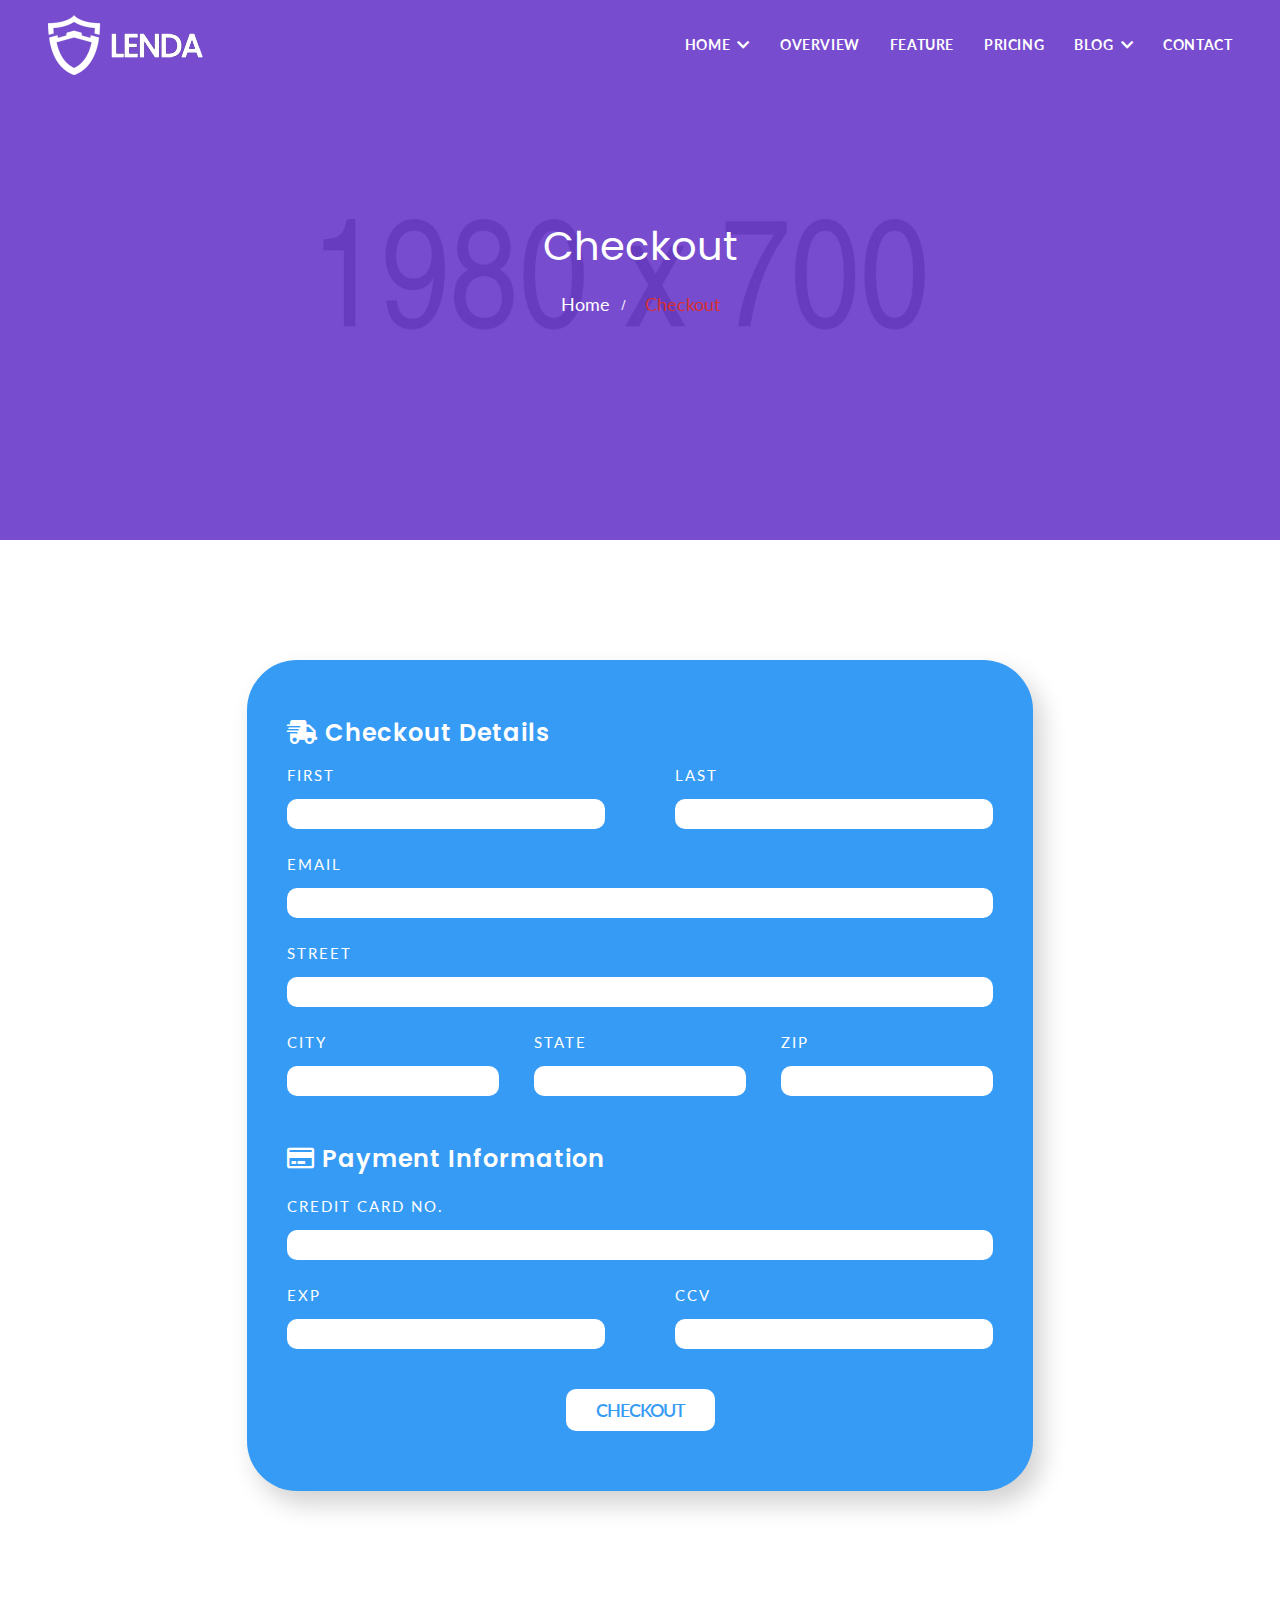
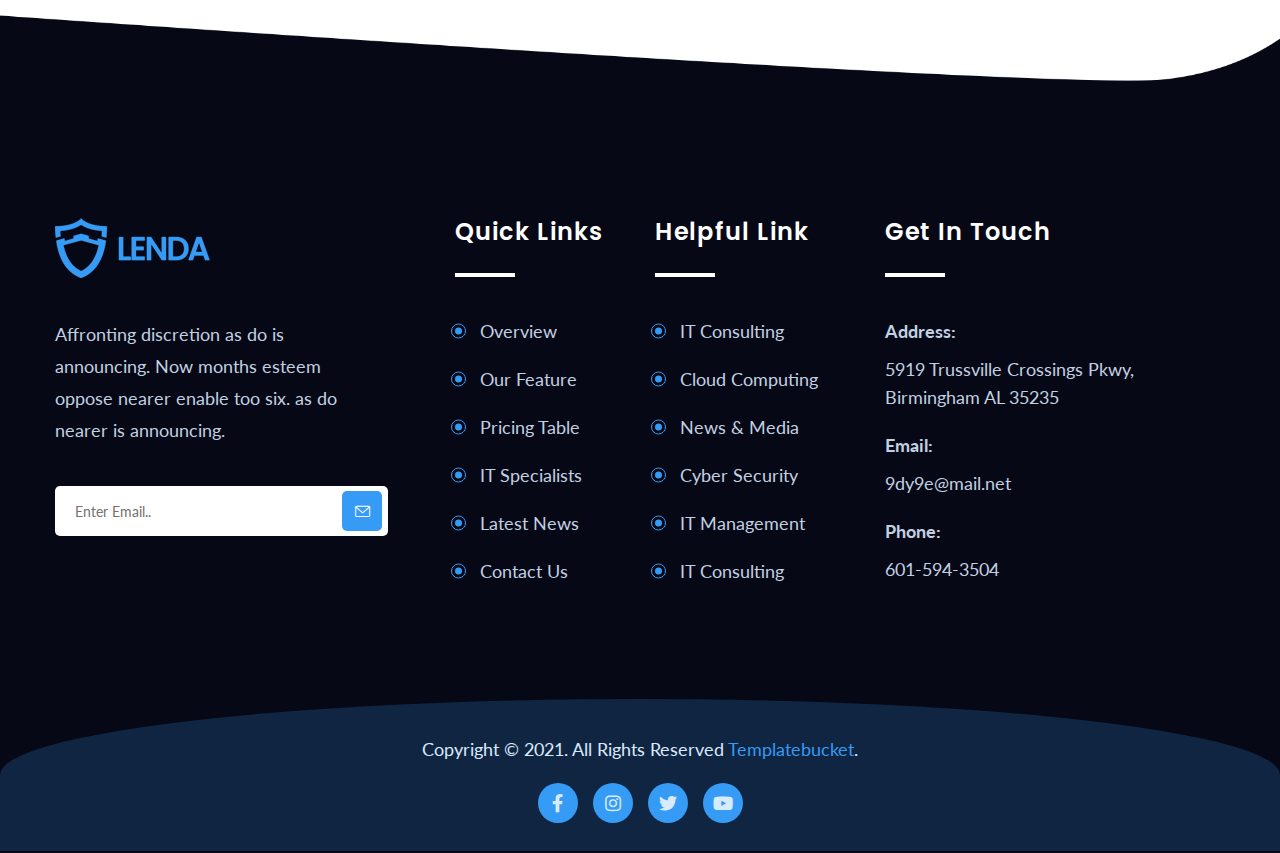
<file: checkout.html>
<!doctype html>
<html class="no-js" lang="zxx">

<head>	
	<meta charset="utf-8">
	<meta http-equiv="x-ua-compatible" content="ie=edge">
	<title>  Lenda - App Landing HTML Template </title>
	<meta name="description" content="">
	<meta name="viewport" content="width=device-width, initial-scale=1, shrink-to-fit=no">

	<!-- Place favicon.ico in the root directory -->
	<link rel="shortcut icon" type="image/x-icon" href="assets/img/logo/favicon.png">
	<!-- ========== Start Stylesheet ========== -->
	<link href="assets/css/bootstrap.min.css" rel="stylesheet" />
	<link href="assets/css/fontawesome.min.css" rel="stylesheet" />
	<link href="assets/css/magnific-popup.css" rel="stylesheet" />
	<link href="assets/css/owl.carousel.min.css" rel="stylesheet" />
	<link href="assets/css/owl.theme.default.min.css" rel="stylesheet" />
	<link href="assets/css/animate.css" rel="stylesheet" />
	<link href="assets/css/themify-icons.css" rel="stylesheet" />
	<link href="assets/css/icofont.min.css" rel="stylesheet" />
	<link href="assets/css/site-flaticon.css" rel="stylesheet" />
	<link href="style.css" rel="stylesheet">
	<link href="assets/css/responsive.css" rel="stylesheet" />
	<!-- ========== End Stylesheet ========== -->
  
</head>

<body id="bdy">		

	<!-- Start PreLoader 
    ============================================= -->
	<div class="se-pre-con"></div>
	<!-- Start PreLoader-->
    
	<!-- Start header
    ============================================= -->
    <header class="header header-1">
		<div class="main-navigation">
			<nav id="navbar_top" class="navbar navbar-expand-lg">
				<div class="container g-0">
					<a class="navbar-brand" href="index.html">
						<img src="assets/img/logo/logo-white.png" class="logo-display" alt="thumb">
						<img src="assets/img/logo/logo.png" class="logo-scrolled" alt="thumb">
					</a>
					<button class="navbar-toggler" type="button" data-bs-toggle="collapse" data-bs-target="#main_nav" aria-expanded="false" aria-label="Toggle navigation">
						<span class="navbar-toggler-icon"><i class="ti-menu-alt"></i></span>
					</button>
					<div class="collapse navbar-collapse" id="main_nav">
						<ul class="navbar-nav ms-auto">
                            <li class="nav-item dropdown">
								<a class="nav-link dropdown-toggle" href="#" data-bs-toggle="dropdown">  	
                                   Home
								</a>
								<ul class="dropdown-menu fade-up">
									<li>
										<a class="dropdown-item" href="index.html"> 
											Home Version 1
										</a>
									</li>
									<li>
										<a class="dropdown-item" href="index-2.html"> 
											Home Version 2
										</a>
									</li>
									<li>
										<a class="dropdown-item" href="index-3.html"> 
											OnePage  Version
										</a>
									</li>
								</ul>
							</li>
							<li class="nav-item">
								<a class="nav-link" href="overview.html"> Overview </a>
							</li>
							<li class="nav-item">
								<a class="nav-link" href="feature.html"> Feature </a>
							</li>
							<li class="nav-item">
								<a class="nav-link" href="price.html"> Pricing </a>
							</li>
							<li class="nav-item dropdown">
								<a class="nav-link dropdown-toggle" href="#" data-bs-toggle="dropdown"> 
									Blog  
								</a>
								<ul class="dropdown-menu fade-up">
									<li><a class="dropdown-item" href="blog.html"> Blog </a></li>
									<li>
										<a class="dropdown-item" href="blog-right-sidebar.html"> 
											Blog Right Sidebar
										</a>
									</li>
									<li>
										<a class="dropdown-item" href="blog-left-sidebar.html">
											Blog Left Sidebar
										</a>
									</li>
									<li><a class="dropdown-item" href="single.html"> Blog Single</a></li>
								</ul>
							</li>
							<li class="nav-item"><a class="nav-link" href="contact.html"> Contact </a></li>
						</ul>
					</div> <!-- navbar-collapse.// -->
				</div> <!-- container -->
			</nav>
		</div>
    </header>
    <!-- End header -->
    
	<main class="main">
        
		<!-- Start Breadcrumb
		============================================= -->
		<div class="site-breadcrumb" style="background: url(assets/img/breadcrumb/breadcrumb.jpg)">
			<div class="container">
			<h2 class="breadcrumb-title">Checkout</h2>
				<ul class="breadcrumb-menu clearfix">
					<li><a href="index.html">Home</a></li>
					<li class="active">Checkout</li>
				</ul>
			</div>
		</div>
        <!-- End Breadcrumb -->
        
        <!-- Start Checkout
		============================================= -->
        <div class="checkout-area de-padding">
        	<div class="container">
				<div class="checkout-wrapper">
					<form class="checkout">
						<h2>
							<i class="fas fa-shipping-fast"></i>
							Checkout Details
						</h2>
						<div class="name">
							<div>
								<label for="f-name">First</label>
								<input type="text" name="f-name">
							</div>
							<div>
								<label for="l-name">Last</label>
								<input type="text" name="l-name">
							</div>
						</div>
						<div class="street">
							<label for="name">Email</label>
							<input type="email" name="email">
						</div>
						<div class="street">
							<label for="name">Street</label>
							<input type="text" name="address">
						</div>
						<div class="address-info">
							<div>
								<label for="city">City</label>
								<input type="text" name="city">
							</div>
							<div>
								<label for="state">State</label>
								<input type="text" name="state">
							</div>
							<div>
								<label for="zip">Zip</label>
								<input type="text" name="zip">
							</div>
						</div>
						<h2 class="p-info">
							<i class="far fa-credit-card"></i> Payment Information
						</h2>
						<div class="cc-num">
							<label for="card-num">Credit Card No.</label>
							<input type="text" name="card-num">
						</div>
						<div class="cc-info">
							<div>
								<label for="card-num">Exp</label>
								<input type="text" name="expire">
							</div>
							<div>
								<label for="card-num">CCV</label>
								<input type="text" name="security">
							</div>
						</div>
						<div class="btns">
							<button>Checkout</button>
						</div>
					</form>
				</div>
			</div>
        </div>
        <!-- End Checkout -->
        
	</main>	
		
	<div class="clearfix"></div>
	
	<!-- Start Footer
	============================================= -->
	<footer>
		<div class="fq-shape">
			<img src="assets/img/shape/shape-5.png" alt="thumb">
		</div>
		<div class="footer-widget">
			<div class="container">
				<div class="footer-widget-wpr de-padding">
					<div class="row g-5">
						<div class="col-xl-4 col-md-6">
							<div class="footer-widget-box about-us">
								<div class="footer-logo">
									<img src="assets/img/logo/logo-footer.png" alt="thumb">
								</div>
								<p>
									Affronting discretion as do is announcing. Now months esteem oppose nearer enable too six. as do nearer is announcing.
								</p>
								<div class="footer-sub">
									<form>
										<input type="text" class="input-style-1" placeholder="Enter Email..">
										<button type="submit" class="input-btn">
											<i class="flaticon-envelope"></i>
										</button>
									</form>
								</div>
							</div>
						</div>
						<div class="col-xl-2 col-md-6">
							<div class="footer-widget-box list">
								<h4 class="footer-widget-title">Quick Links</h4>
								<ul class="footer-list">
									<li><a href="overview.html">Overview</a></li>
									<li><a href="feature.html">Our Feature</a></li>
									<li><a href="price.html">Pricing Table</a></li>
									<li><a href="feature-single.html">IT Specialists</a></li>
									<li><a href="blog.html">Latest News</a></li>
									<li><a href="contact.html">Contact Us</a></li>
								</ul>
							</div>
						</div>
						<div class="col-xl-2 col-md-6">
							<div class="footer-widget-box list">
								<h4 class="footer-widget-title">Helpful Link</h4>
								<ul class="footer-list">
									<li><a href="feature-single.html">IT Consulting</a></li>
									<li><a href="feature-single.html">Cloud Computing</a></li>
									<li><a href="feature-single.html">News &amp; Media</a></li>
									<li><a href="feature-single.html">Cyber Security</a></li>
									<li><a href="feature-single.html">IT Management</a></li>
									<li><a href="feature-single.html">IT Consulting</a></li>
								</ul>
							</div>
						</div>
						<div class="col-xl-4 col-md-6">
							<div class="footer-widget-box in-touch">
								<h4 class="footer-widget-title">Get In Touch</h4>
								<div class="footer-address">
									<ul>
										<li>
											<strong>Address:</strong>
											5919 Trussville Crossings Pkwy, Birmingham AL 35235
										</li>
										<li>
											<strong>Email:</strong>
											<a href="#">9dy9e@mail.net</a>
										</li>
										<li>
											<strong>Phone:</strong>
											601-594-3504
										</li>
									</ul>
								</div>
							</div>
						</div>
					</div>
				</div>
			</div>
		</div>
		<div class="copyright">
			<div class="container">
				<div class="copyright-content">
					<p class="mb-0">
						Copyright © 2021. All Rights Reserved 
						<a href="#" class="temp-bucket"> Templatebucket</a>.
					</p>
					<ul class="footer-social">
						<li><a href="#"><i class="fab fa-facebook-f"></i></a></li>
						<li><a href="#"><i class="fab fa-instagram"></i></a></li>
						<li><a href="#"><i class="fab fa-twitter"></i></a></li>
						<li><a href="#"><i class="fab fa-youtube"></i></a></li>
					</ul>
				</div>
			</div>
		</div>
	</footer>	
	<!-- End Footer-->	
	
	<!-- Start Scroll top
	============================================= -->
	<a href="#bdy" id="scrtop" class="smooth-menu"><i class="ti-arrow-up"></i></a>
	<!-- End Scroll top-->
	
  	<!-- jQuery Frameworks
    ============================================= -->
	<script src=" assets/js/jquery-3.6.0.min.js"></script>
	<script src=" assets/js/popper.min.js"></script>
    <script src=" assets/js/bootstrap.min.js"></script>
	<script src=" assets/js/bootstrap-menu.js"></script>
    <script src=" assets/js/jquery.easing.min.js"></script>
	<script src=" assets/js/jquery.appear.js"></script>
	<script src=" assets/js/modernizr.custom.13711.js"></script>
    <script src=" assets/js/owl.carousel.min.js"></script>
    <script src=" assets/js/jquery.magnific-popup.min.js"></script>
	<script src=" assets/js/isotope.pkgd.min.js"></script>
    <script src=" assets/js/imagesloaded.pkgd.min.js"></script>
    <script src=" assets/js/wow.min.js"></script>
    <script src=" assets/js/wodry.min.js"></script>
	<script src=" assets/js/count-to.js"></script>
	<script src=" assets/js/progress-bar.min.js"></script>
	<script src=" assets/js/color-option.js"></script>
	<script src=" assets/js/typed.js"></script>
	<script src=" assets/js/YTPlayer.min.js"></script>
	<script src=" assets/js/jquery.mixitup.min.js"></script>
	<script src=" assets/js/active-class.js"></script>
    <script src=" assets/js/main.js"></script>
	
</body>

</html>
</file>
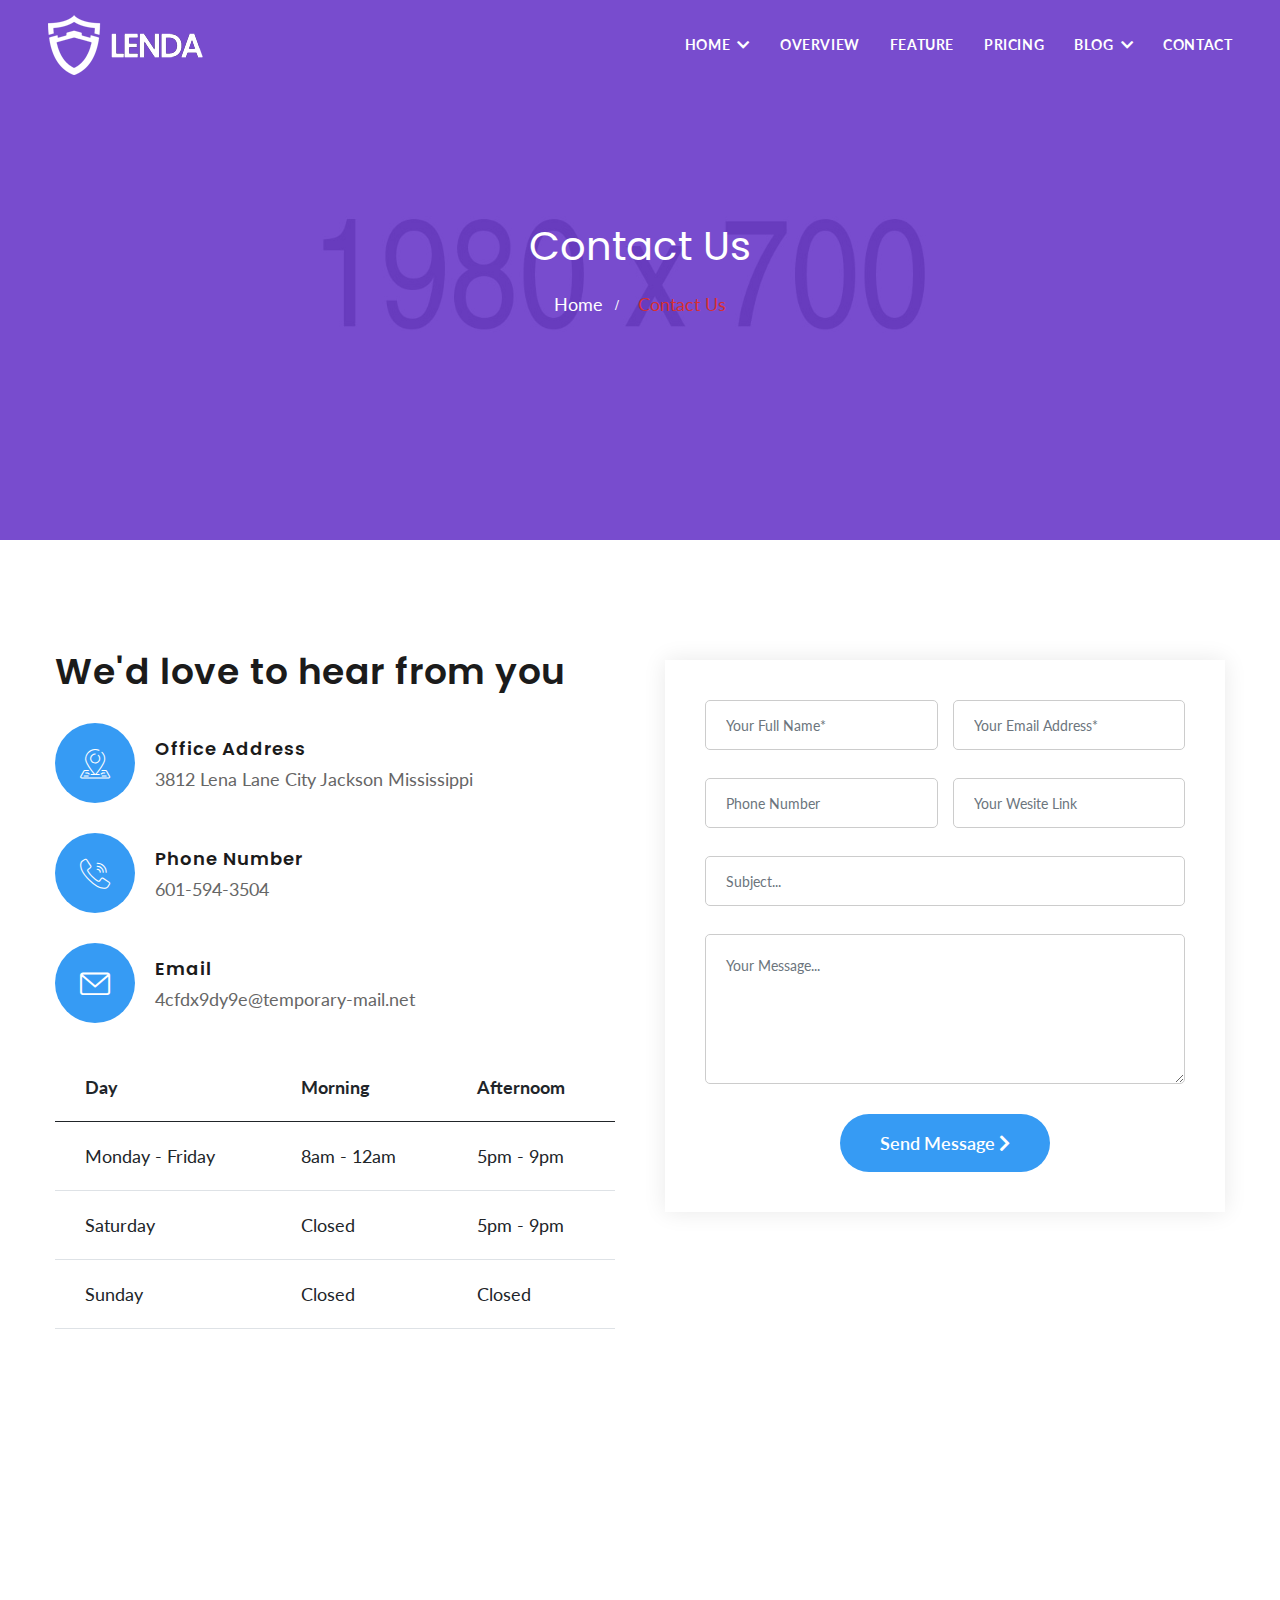
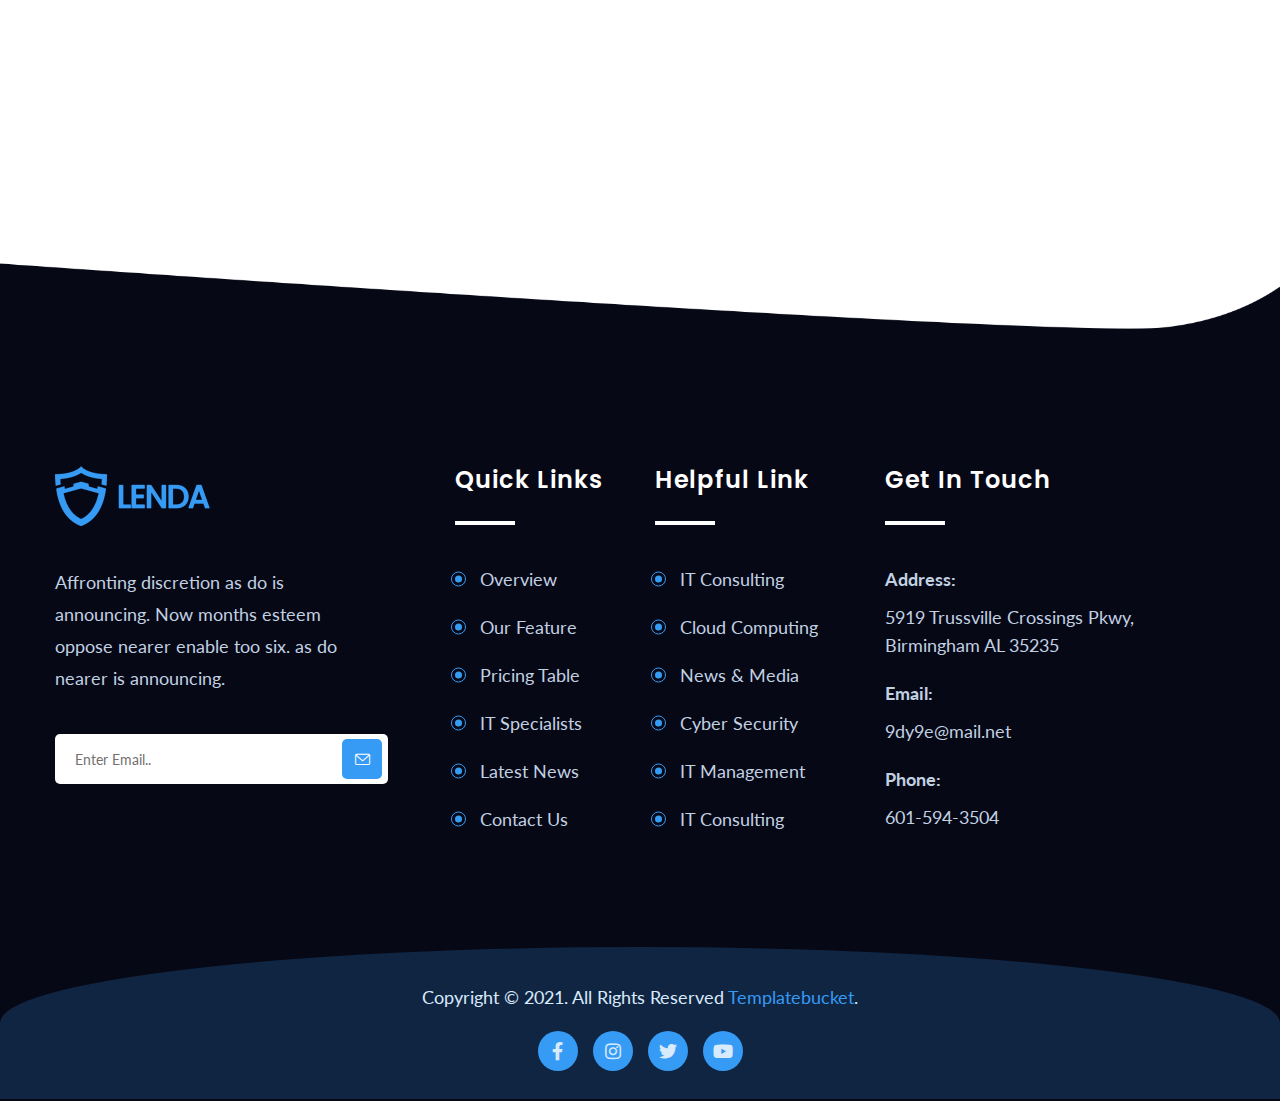
<file: contact.html>
<!doctype html>
<html class="no-js" lang="zxx">

<head>	
	<meta charset="utf-8">
	<meta http-equiv="x-ua-compatible" content="ie=edge">
	<title>  Lenda - App Landing HTML Template </title>
	<meta name="description" content="">
	<meta name="viewport" content="width=device-width, initial-scale=1, shrink-to-fit=no">

	<!-- Place favicon.ico in the root directory -->
	<link rel="shortcut icon" type="image/x-icon" href="assets/img/logo/favicon.png">
	<!-- ========== Start Stylesheet ========== -->
	<link href="assets/css/bootstrap.min.css" rel="stylesheet" />
	<link href="assets/css/fontawesome.min.css" rel="stylesheet" />
	<link href="assets/css/magnific-popup.css" rel="stylesheet" />
	<link href="assets/css/owl.carousel.min.css" rel="stylesheet" />
	<link href="assets/css/owl.theme.default.min.css" rel="stylesheet" />
	<link href="assets/css/animate.css" rel="stylesheet" />
	<link href="assets/css/themify-icons.css" rel="stylesheet" />
	<link href="assets/css/icofont.min.css" rel="stylesheet" />
	<link href="assets/css/site-flaticon.css" rel="stylesheet" />
	<link href="style.css" rel="stylesheet">
	<link href="assets/css/responsive.css" rel="stylesheet" />
	<!-- ========== End Stylesheet ========== -->
  
</head>

<body id="bdy">		

	<!-- Start PreLoader 
    ============================================= -->
	<div class="se-pre-con"></div>
	<!-- Start PreLoader-->
    
	<!-- Start header
    ============================================= -->
    <header class="header header-1">
		<div class="main-navigation">
			<nav id="navbar_top" class="navbar navbar-expand-lg">
				<div class="container g-0">
					<a class="navbar-brand" href="index.html">
						<img src="assets/img/logo/logo-white.png" class="logo-display" alt="thumb">
						<img src="assets/img/logo/logo.png" class="logo-scrolled" alt="thumb">
					</a>
					<button class="navbar-toggler" type="button" data-bs-toggle="collapse" data-bs-target="#main_nav" aria-expanded="false" aria-label="Toggle navigation">
						<span class="navbar-toggler-icon"><i class="ti-menu-alt"></i></span>
					</button>
					<div class="collapse navbar-collapse" id="main_nav">
						<ul class="navbar-nav ms-auto">
                            <li class="nav-item dropdown">
								<a class="nav-link dropdown-toggle" href="#" data-bs-toggle="dropdown">  	
                                   Home
								</a>
								<ul class="dropdown-menu fade-up">
									<li>
										<a class="dropdown-item" href="index.html"> 
											Home Version 1
										</a>
									</li>
									<li>
										<a class="dropdown-item" href="index-2.html"> 
											Home Version 2
										</a>
									</li>
									<li>
										<a class="dropdown-item" href="index-3.html"> 
											OnePage  Version
										</a>
									</li>
								</ul>
							</li>
							<li class="nav-item">
								<a class="nav-link" href="overview.html"> Overview </a>
							</li>
							<li class="nav-item">
								<a class="nav-link" href="feature.html"> Feature </a>
							</li>
							<li class="nav-item">
								<a class="nav-link" href="price.html"> Pricing </a>
							</li>
							<li class="nav-item dropdown">
								<a class="nav-link dropdown-toggle" href="#" data-bs-toggle="dropdown"> 
									Blog  
								</a>
								<ul class="dropdown-menu fade-up">
									<li><a class="dropdown-item" href="blog.html"> Blog </a></li>
									<li>
										<a class="dropdown-item" href="blog-right-sidebar.html"> 
											Blog Right Sidebar
										</a>
									</li>
									<li>
										<a class="dropdown-item" href="blog-left-sidebar.html">
											Blog Left Sidebar
										</a>
									</li>
									<li><a class="dropdown-item" href="single.html"> Blog Single</a></li>
								</ul>
							</li>
							<li class="nav-item"><a class="nav-link" href="contact.html"> Contact </a></li>
						</ul>
					</div> <!-- navbar-collapse.// -->
				</div> <!-- container -->
			</nav>
		</div>
    </header>
    <!-- End header -->
    
	<main class="main">
        
		<!-- Start Breadcrumb
		============================================= -->
		<div class="site-breadcrumb" style="background: url(assets/img/breadcrumb/breadcrumb.jpg)">
			<div class="container">
			<h2 class="breadcrumb-title">Contact Us</h2>
				<ul class="breadcrumb-menu clearfix">
					<li><a href="index.html">Home</a></li>
					<li class="active">Contact Us</li>
				</ul>
			</div>
		</div>
        <!-- End Breadcrumb -->
        
		<!-- Start Contact Us
		============================================= -->
		<div class="contact-us de-padding">
			<div class="container">
				<div class="contact-us-wpr">
					<div class="row g-5">
						<div class="col-xl-6 col-lg-6">
							<div class="contact-content contact-page">
								<div class="contact-bottom">
									<h2 class="site-heading mb-30">
										We'd love to hear from you
									</h2>
									<div class="addr-box">
										<div class="addr-box-single">
											<div class="addr-icon">
												<i class="flaticon-location"></i>
											</div>
											<div class="addr-desc">
												<h5>Office Address</h5>
												<p class="mb-0">
													3812 Lena Lane City Jackson Mississippi
												</p>
											</div>
										</div>
										<div class="addr-box-single">
											<div class="addr-icon">
												<i class="flaticon-call"></i>
											</div>
											<div class="addr-desc">
												<h5>Phone Number</h5>
												<p class="mb-0">
													601-594-3504
												</p>
											</div>
										</div>
										<div class="addr-box-single">
											<div class="addr-icon">
												<i class="flaticon-envelope"></i>
											</div>
											<div class="addr-desc">
												<h5>Email</h5>
												<p class="mb-0">
													4cfdx9dy9e@temporary-mail.net
												</p>
											</div>
										</div>
									</div>
								</div>
								<div class="contact-table">
									<table class="table table-border">
									<thead>
										<tr>
											<th>Day</th>
											<th>Morning</th>
											<th>Afternoom</th>
										</tr>
									</thead>
									<tbody>
										<tr>
											<td>Monday - Friday</td>
											<td>8am - 12am</td>
											<td>5pm - 9pm</td>
										</tr>                                
										<tr>
											<td>Saturday</td>
											<td>Closed</td>
											<td>5pm - 9pm</td>
										</tr>                                
										<tr>
											<td>Sunday</td>
											<td>Closed</td>
											<td>Closed</td>
										</tr>
									</tbody>
								</table>
								</div>
							</div>
						</div>
						<div class="col-xl-6 col-lg-6">
							<form class="contact-form" method="post" action="assets/mail/contact.php">
								<div class="row">
									<div class="col-md-6">
										<div class="form-group">
											<input type="text" class="form-control input-style-2" name="fname" placeholder="Your Full Name*">
											<span class="alert alert-error"></span>
										</div>
									</div>
									<div class="col-md-6">
										<div class="form-group">
											<input type="email" class="form-control input-style-2" name="email" placeholder="Your Email Address*">
											<span class="alert alert-error"></span>
										</div>
									</div>
									<div class="col-md-6">
										<div class="form-group">
											<input type="text" class="form-control input-style-2" name="phone" placeholder="Phone Number">
											<span class="alert alert-error"></span>
										</div>
									</div>
									<div class="col-md-6">
										<div class="form-group">
											<input type="email" class="form-control input-style-2" name="web" placeholder="Your Wesite Link">
											<span class="alert alert-error"></span>
										</div>
									</div>
									<div class="col-md-12">
										<div class="form-group">
											<input type="text" class="form-control input-style-2" name="subject" placeholder="Subject...">
											<span class="alert alert-error"></span>
										</div>
									</div>
									<div class="col-md-12">
										<textarea class="form-control input-style-2" name="message" placeholder="Your Message..."></textarea>
										<div class="contact-sub-btn text-center">
											<button type="submit" name="submit" id="submit" class="btn-4">
												Send Message 
												<i class="fas fa-chevron-right"></i>
											</button>
										</div>
										<!-- Alert Message -->
										<div class="alert-notification">
											<div id="message" class="alert-msg"></div>
										</div>
									</div>
								</div>
							</form>
						</div>
					</div>
				</div>
			</div>
		</div>
		<!-- End Contact Us -->
		
		<!-- Start Google Map
		============================================= -->
		<div class="g-map-area">
			<div class="g-map--wrapper text-center">
				<iframe src="https://www.google.com/maps/embed?pb=!1m18!1m12!1m3!1d3645.133068555471!2d91.08454181482016!3d23.99107768447128!2m3!1f0!2f0!3f0!3m2!1i1024!2i768!4f13.1!3m3!1m2!1s0x3754051b50ebac3f%3A0x735c1cc426d8ebb!2sNatai%20Bodtoli%20Bazar%2C%20Natai%2C%2C%20Brahmanbaria!5e0!3m2!1sen!2sbd!4v1594548160557!5m2!1sen!2sbd"></iframe>
			</div>
		</div>
		<!-- End Google Map -->
        
	</main>	
		
	<div class="clearfix"></div>
	
	<!-- Start Footer
	============================================= -->
	<footer>
		<div class="fq-shape">
			<img src="assets/img/shape/shape-5.png" alt="thumb">
		</div>
		<div class="footer-widget">
			<div class="container">
				<div class="footer-widget-wpr de-padding">
					<div class="row g-5">
						<div class="col-xl-4 col-md-6">
							<div class="footer-widget-box about-us">
								<div class="footer-logo">
									<img src="assets/img/logo/logo-footer.png" alt="thumb">
								</div>
								<p>
									Affronting discretion as do is announcing. Now months esteem oppose nearer enable too six. as do nearer is announcing.
								</p>
								<div class="footer-sub">
									<form>
										<input type="text" class="input-style-1" placeholder="Enter Email..">
										<button type="submit" class="input-btn">
											<i class="flaticon-envelope"></i>
										</button>
									</form>
								</div>
							</div>
						</div>
						<div class="col-xl-2 col-md-6">
							<div class="footer-widget-box list">
								<h4 class="footer-widget-title">Quick Links</h4>
								<ul class="footer-list">
									<li><a href="overview.html">Overview</a></li>
									<li><a href="feature.html">Our Feature</a></li>
									<li><a href="price.html">Pricing Table</a></li>
									<li><a href="feature-single.html">IT Specialists</a></li>
									<li><a href="blog.html">Latest News</a></li>
									<li><a href="contact.html">Contact Us</a></li>
								</ul>
							</div>
						</div>
						<div class="col-xl-2 col-md-6">
							<div class="footer-widget-box list">
								<h4 class="footer-widget-title">Helpful Link</h4>
								<ul class="footer-list">
									<li><a href="feature-single.html">IT Consulting</a></li>
									<li><a href="feature-single.html">Cloud Computing</a></li>
									<li><a href="feature-single.html">News &amp; Media</a></li>
									<li><a href="feature-single.html">Cyber Security</a></li>
									<li><a href="feature-single.html">IT Management</a></li>
									<li><a href="feature-single.html">IT Consulting</a></li>
								</ul>
							</div>
						</div>
						<div class="col-xl-4 col-md-6">
							<div class="footer-widget-box in-touch">
								<h4 class="footer-widget-title">Get In Touch</h4>
								<div class="footer-address">
									<ul>
										<li>
											<strong>Address:</strong>
											5919 Trussville Crossings Pkwy, Birmingham AL 35235
										</li>
										<li>
											<strong>Email:</strong>
											<a href="#">9dy9e@mail.net</a>
										</li>
										<li>
											<strong>Phone:</strong>
											601-594-3504
										</li>
									</ul>
								</div>
							</div>
						</div>
					</div>
				</div>
			</div>
		</div>
		<div class="copyright">
			<div class="container">
				<div class="copyright-content">
					<p class="mb-0">
						Copyright © 2021. All Rights Reserved 
						<a href="#" class="temp-bucket"> Templatebucket</a>.
					</p>
					<ul class="footer-social">
						<li><a href="#"><i class="fab fa-facebook-f"></i></a></li>
						<li><a href="#"><i class="fab fa-instagram"></i></a></li>
						<li><a href="#"><i class="fab fa-twitter"></i></a></li>
						<li><a href="#"><i class="fab fa-youtube"></i></a></li>
					</ul>
				</div>
			</div>
		</div>
	</footer>	
	<!-- End Footer-->	
	
	<!-- Start Scroll top
	============================================= -->
	<a href="#bdy" id="scrtop" class="smooth-menu"><i class="ti-arrow-up"></i></a>
	<!-- End Scroll top-->
	
  	<!-- jQuery Frameworks
    ============================================= -->
	<script src=" assets/js/jquery-3.6.0.min.js"></script>
	<script src=" assets/js/popper.min.js"></script>
    <script src=" assets/js/bootstrap.min.js"></script>
	<script src=" assets/js/bootstrap-menu.js"></script>
    <script src=" assets/js/jquery.easing.min.js"></script>
	<script src=" assets/js/jquery.appear.js"></script>
	<script src=" assets/js/modernizr.custom.13711.js"></script>
    <script src=" assets/js/owl.carousel.min.js"></script>
    <script src=" assets/js/jquery.magnific-popup.min.js"></script>
	<script src=" assets/js/isotope.pkgd.min.js"></script>
    <script src=" assets/js/imagesloaded.pkgd.min.js"></script>
    <script src=" assets/js/wow.min.js"></script>
    <script src=" assets/js/wodry.min.js"></script>
	<script src=" assets/js/count-to.js"></script>
	<script src=" assets/js/progress-bar.min.js"></script>
	<script src=" assets/js/color-option.js"></script>
	<script src=" assets/js/typed.js"></script>
	<script src=" assets/js/YTPlayer.min.js"></script>
	<script src=" assets/js/jquery.mixitup.min.js"></script>
	<script src=" assets/js/active-class.js"></script>
    <script src=" assets/js/main.js"></script>
	
</body>

</html>
</file>
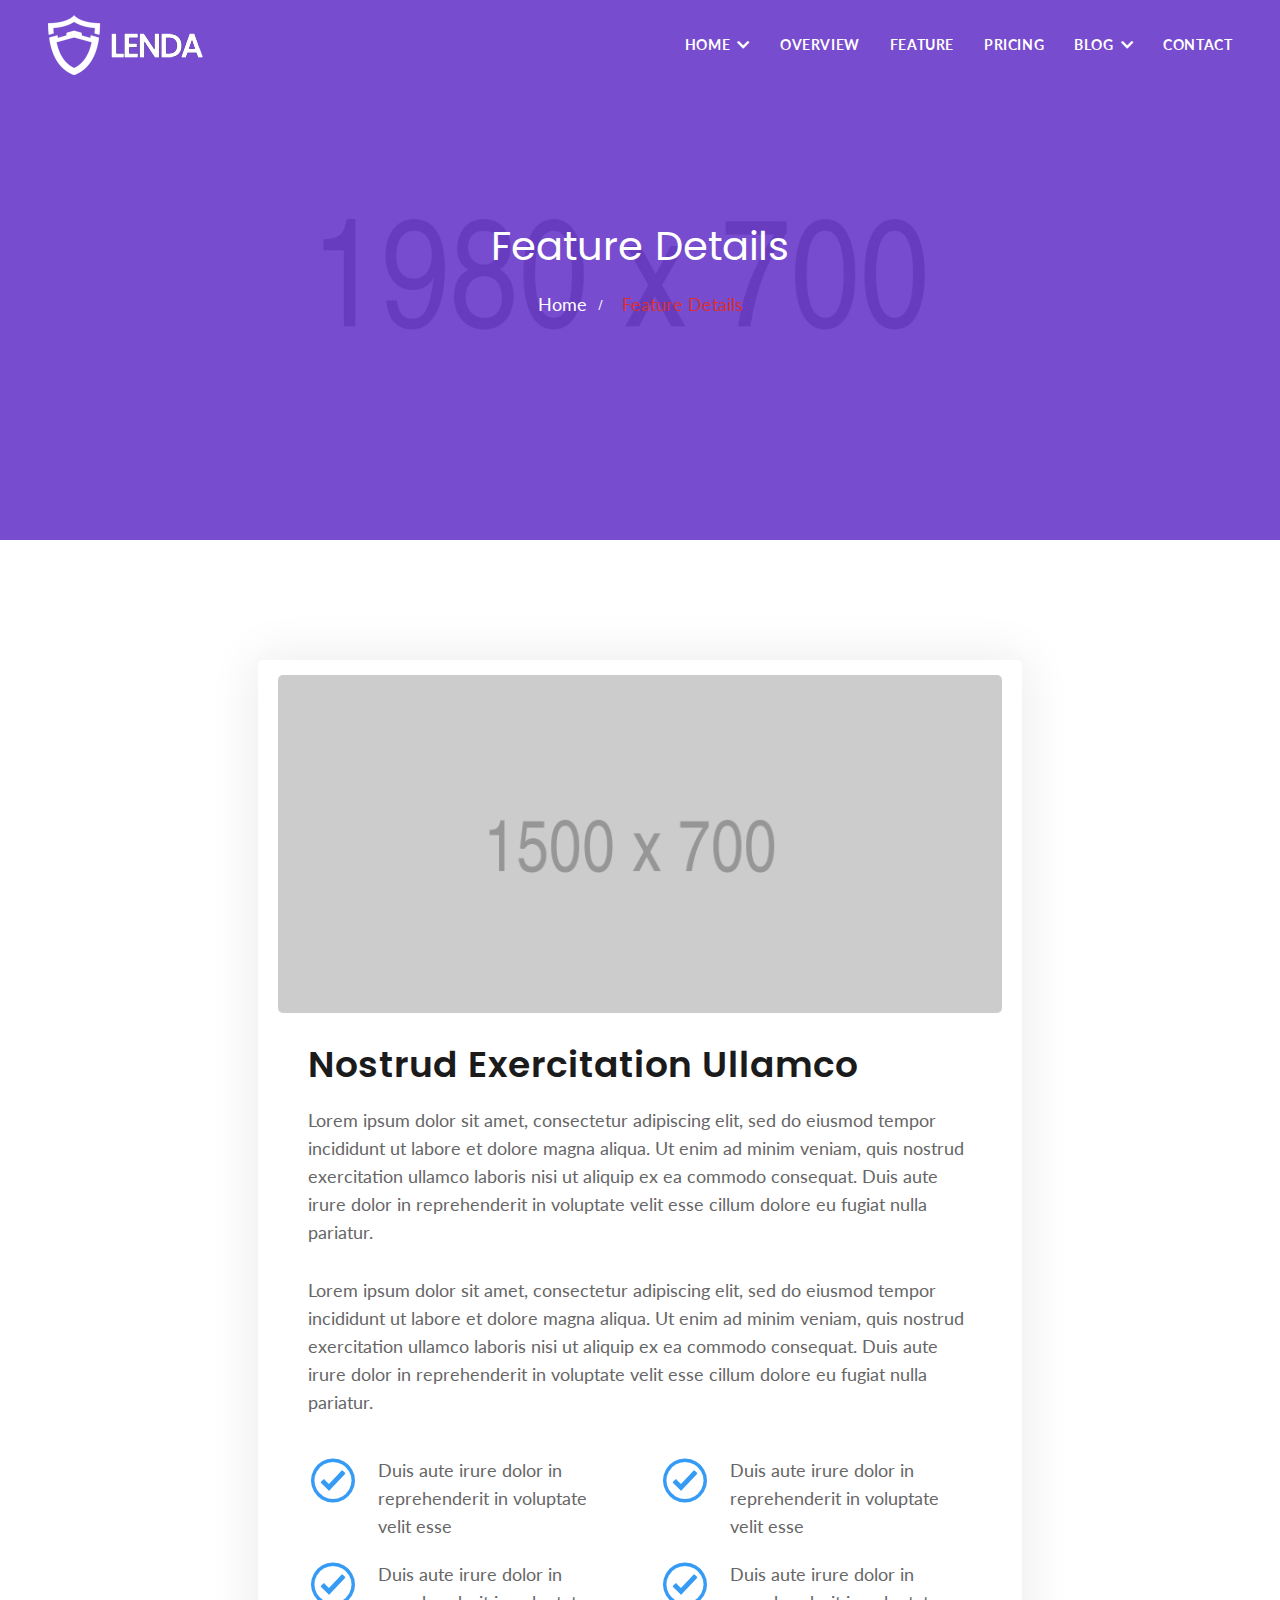
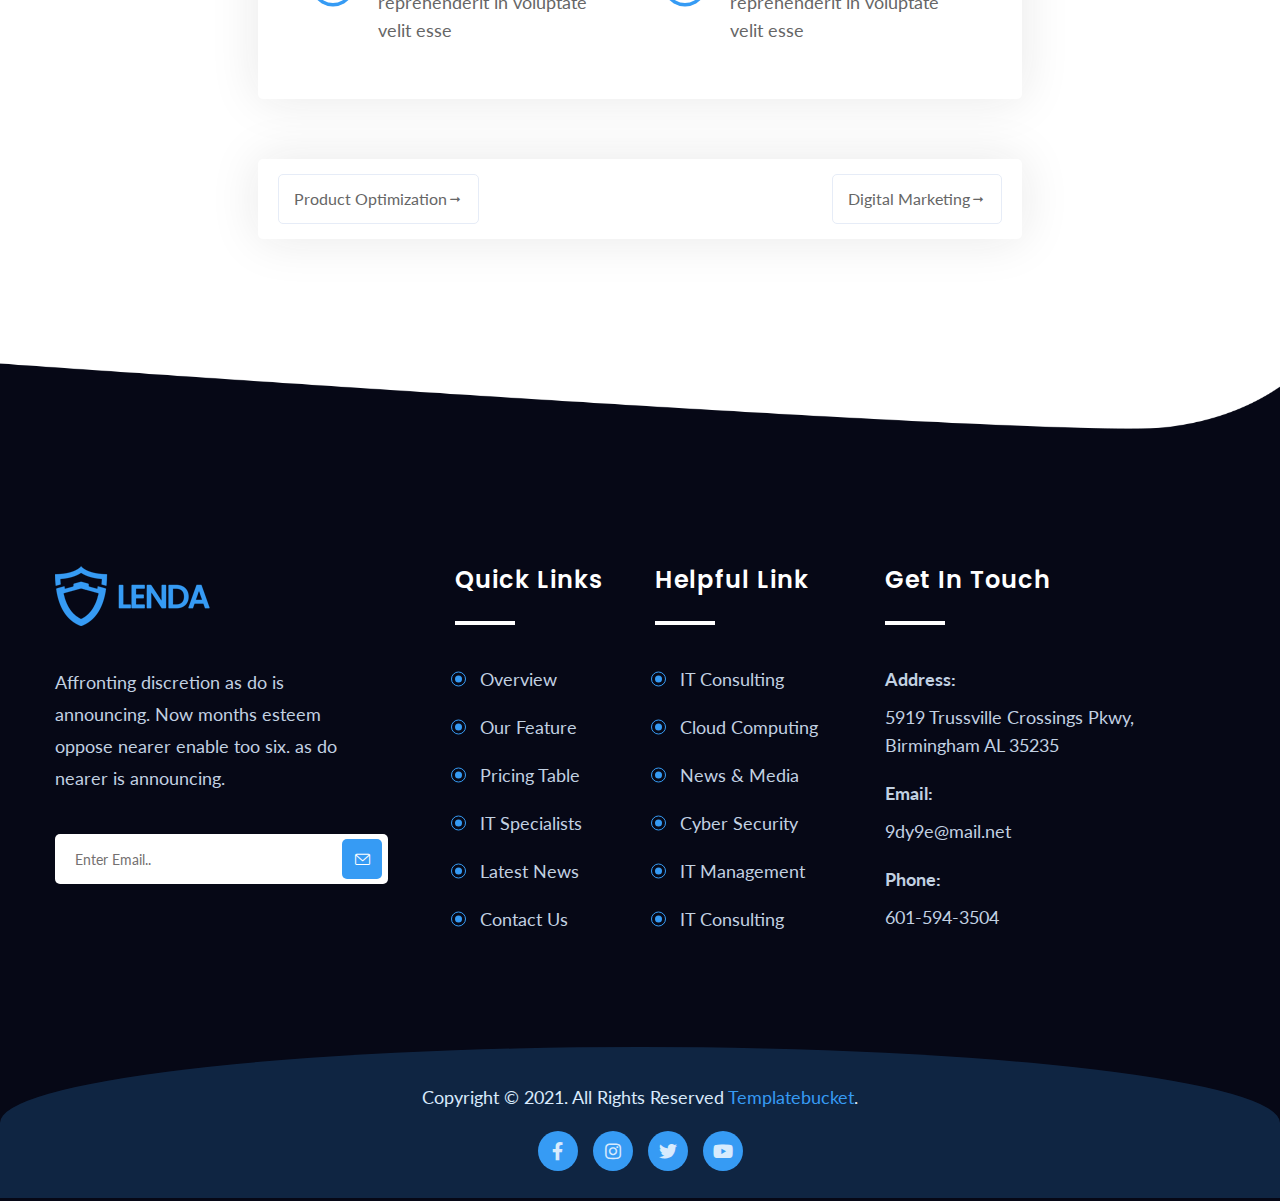
<file: feature-single.html>
<!doctype html>
<html class="no-js" lang="zxx">

<head>	
	<meta charset="utf-8">
	<meta http-equiv="x-ua-compatible" content="ie=edge">
	<title> Lenda - App Landing HTML Template </title>
	<meta name="description" content="">
	<meta name="viewport" content="width=device-width, initial-scale=1, shrink-to-fit=no">

	<!-- Place favicon.ico in the root directory -->
	<link rel="shortcut icon" type="image/x-icon" href="assets/img/logo/favicon.png">
	<!-- ========== Start Stylesheet ========== -->
	<link href="assets/css/bootstrap.min.css" rel="stylesheet" />
	<link href="assets/css/fontawesome.min.css" rel="stylesheet" />
	<link href="assets/css/magnific-popup.css" rel="stylesheet" />
	<link href="assets/css/owl.carousel.min.css" rel="stylesheet" />
	<link href="assets/css/owl.theme.default.min.css" rel="stylesheet" />
	<link href="assets/css/animate.css" rel="stylesheet" />
	<link href="assets/css/themify-icons.css" rel="stylesheet" />
	<link href="assets/css/icofont.min.css" rel="stylesheet" />
	<link href="assets/css/site-flaticon.css" rel="stylesheet" />
	<link href="style.css" rel="stylesheet">
	<link href="assets/css/responsive.css" rel="stylesheet" />
	<!-- ========== End Stylesheet ========== -->
  
</head>

<body id="bdy">		

	<!-- Start PreLoader 
    ============================================= -->
	<div class="se-pre-con"></div>
	<!-- Start PreLoader-->
	
	<!-- Start header
    ============================================= -->
    <header class="header header-1">
		<div class="main-navigation">
			<nav id="navbar_top" class="navbar navbar-expand-lg">
				<div class="container g-0">
					<a class="navbar-brand" href="index.html">
						<img src="assets/img/logo/logo-white.png" class="logo-display" alt="thumb">
						<img src="assets/img/logo/logo.png" class="logo-scrolled" alt="thumb">
					</a>
					<button class="navbar-toggler" type="button" data-bs-toggle="collapse" data-bs-target="#main_nav" aria-expanded="false" aria-label="Toggle navigation">
						<span class="navbar-toggler-icon"><i class="ti-menu-alt"></i></span>
					</button>
					<div class="collapse navbar-collapse" id="main_nav">
						<ul class="navbar-nav ms-auto">
                            <li class="nav-item dropdown">
								<a class="nav-link dropdown-toggle" href="#" data-bs-toggle="dropdown">  	
                                   Home
								</a>
								<ul class="dropdown-menu fade-up">
									<li>
										<a class="dropdown-item" href="index.html"> 
											Home Version 1
										</a>
									</li>
									<li>
										<a class="dropdown-item" href="index-2.html"> 
											Home Version 2
										</a>
									</li>
									<li>
										<a class="dropdown-item" href="index-3.html"> 
											OnePage  Version
										</a>
									</li>
								</ul>
							</li>
							<li class="nav-item">
								<a class="nav-link" href="overview.html"> Overview </a>
							</li>
							<li class="nav-item">
								<a class="nav-link" href="feature.html"> Feature </a>
							</li>
							<li class="nav-item">
								<a class="nav-link" href="price.html"> Pricing </a>
							</li>
							<li class="nav-item dropdown">
								<a class="nav-link dropdown-toggle" href="#" data-bs-toggle="dropdown"> 
									Blog  
								</a>
								<ul class="dropdown-menu fade-up">
									<li><a class="dropdown-item" href="blog.html"> Blog </a></li>
									<li>
										<a class="dropdown-item" href="blog-right-sidebar.html"> 
											Blog Right Sidebar
										</a>
									</li>
									<li>
										<a class="dropdown-item" href="blog-left-sidebar.html">
											Blog Left Sidebar
										</a>
									</li>
									<li><a class="dropdown-item" href="single.html"> Blog Single</a></li>
								</ul>
							</li>
							<li class="nav-item"><a class="nav-link" href="contact.html"> Contact </a></li>
						</ul>
					</div> <!-- navbar-collapse.// -->
				</div> <!-- container -->
			</nav>
		</div>
    </header>
    <!-- End header -->
    
	<main class="main">
        
		<!-- Start Breadcrumb
		============================================= -->
		<div class="site-breadcrumb" style="background: url(assets/img/breadcrumb/breadcrumb.jpg)">
			<div class="container">
			<h2 class="breadcrumb-title">Feature Details</h2>
				<ul class="breadcrumb-menu clearfix">
					<li><a href="index.html">Home</a></li>
					<li class="active">Feature details</li>
				</ul>
			</div>
		</div>
        <!-- End Breadcrumb -->
        
        <!-- Start Service Details
		============================================= -->
        <div class="product-area de-padding">
            <div class="container">
                <div class="product-wpr">
                    <div class="row ps g-5">
                        <div class="col-xl-8 offset-xl-2">
                            <div class="theme-single">
                                <div class="theme-pic mb-30">
                                    <img src="assets/img/single/1500x700.png" class="big-pic" alt="thumb">
                                </div>
                                <div class="theme-info">
                                    <div class="theme-desc">
                                        <h2 class="about-title">nostrud exercitation ullamco</h2>
                                        <p class="mb-30">
                                            Lorem ipsum dolor sit amet, consectetur adipiscing elit, sed do eiusmod tempor incididunt ut labore et dolore magna aliqua. Ut enim ad minim veniam, quis nostrud exercitation ullamco laboris nisi ut aliquip ex ea commodo consequat. Duis aute irure dolor in reprehenderit in voluptate velit esse cillum dolore eu fugiat nulla pariatur.
                                        </p>
                                        <p class="mb-0">
                                            Lorem ipsum dolor sit amet, consectetur adipiscing elit, sed do eiusmod tempor incididunt ut labore et dolore magna aliqua. Ut enim ad minim veniam, quis nostrud exercitation ullamco laboris nisi ut aliquip ex ea commodo consequat. Duis aute irure dolor in reprehenderit in voluptate velit esse cillum dolore eu fugiat nulla pariatur.
                                        </p>
                                    </div>
									<ul class="de-list">
										<li>
											<div class="de-wpr">
												<div class="de-icon">
													<i class="icofont-check-circled"></i>
												</div>
												<div class="de-element">
													<p class="mb-0">
														Duis aute irure dolor in reprehenderit in voluptate velit esse 
													</p>
												</div>
											</div>
										</li>
										<li>
											<div class="de-wpr">
												<div class="de-icon">
													<i class="icofont-check-circled"></i>
												</div>
												<div class="de-element">
													<p class="mb-0">
														Duis aute irure dolor in reprehenderit in voluptate velit esse 
													</p>
												</div>
											</div>
										</li>
										<li>
											<div class="de-wpr">
												<div class="de-icon">
													<i class="icofont-check-circled"></i>
												</div>
												<div class="de-element">
													<p class="mb-0">
														Duis aute irure dolor in reprehenderit in voluptate velit esse 
													</p>
												</div>
											</div>
										</li>
										<li>
											<div class="de-wpr">
												<div class="de-icon">
													<i class="icofont-check-circled"></i>
												</div>
												<div class="de-element">
													<p class="mb-0">
														Duis aute irure dolor in reprehenderit in voluptate velit esse 
													</p>
												</div>
											</div>
										</li>
									</ul>
                                </div>
                            </div>
							
							<div class="service-sidebar">
								<ul>
									<li>
										<a href="feature-single.html">
											Product Optimization
											<i class="icofont-long-arrow-right"></i>
										</a>
									</li>
									<li>
										<a href="feature-single.html">
											Digital Marketing
											<i class="icofont-long-arrow-right"></i>
										</a>
									</li>
								</ul>
							</div>
							
                        </div>
                    </div>
                </div>
            </div>
        </div>
        <!-- End Service Details -->
        
	</main>	
		
	<div class="clearfix"></div>
	
	<!-- Start Footer
	============================================= -->
	<footer>
		<div class="fq-shape">
			<img src="assets/img/shape/shape-5.png" alt="thumb">
		</div>
		<div class="footer-widget">
			<div class="container">
				<div class="footer-widget-wpr de-padding">
					<div class="row g-5">
						<div class="col-xl-4 col-md-6">
							<div class="footer-widget-box about-us">
								<div class="footer-logo">
									<img src="assets/img/logo/logo-footer.png" alt="thumb">
								</div>
								<p>
									Affronting discretion as do is announcing. Now months esteem oppose nearer enable too six. as do nearer is announcing.
								</p>
								<div class="footer-sub">
									<form>
										<input type="text" class="input-style-1" placeholder="Enter Email..">
										<button type="submit" class="input-btn">
											<i class="flaticon-envelope"></i>
										</button>
									</form>
								</div>
							</div>
						</div>
						<div class="col-xl-2 col-md-6">
							<div class="footer-widget-box list">
								<h4 class="footer-widget-title">Quick Links</h4>
								<ul class="footer-list">
									<li><a href="overview.html">Overview</a></li>
									<li><a href="feature.html">Our Feature</a></li>
									<li><a href="price.html">Pricing Table</a></li>
									<li><a href="feature-single.html">IT Specialists</a></li>
									<li><a href="blog.html">Latest News</a></li>
									<li><a href="contact.html">Contact Us</a></li>
								</ul>
							</div>
						</div>
						<div class="col-xl-2 col-md-6">
							<div class="footer-widget-box list">
								<h4 class="footer-widget-title">Helpful Link</h4>
								<ul class="footer-list">
									<li><a href="feature-single.html">IT Consulting</a></li>
									<li><a href="feature-single.html">Cloud Computing</a></li>
									<li><a href="feature-single.html">News &amp; Media</a></li>
									<li><a href="feature-single.html">Cyber Security</a></li>
									<li><a href="feature-single.html">IT Management</a></li>
									<li><a href="feature-single.html">IT Consulting</a></li>
								</ul>
							</div>
						</div>
						<div class="col-xl-4 col-md-6">
							<div class="footer-widget-box in-touch">
								<h4 class="footer-widget-title">Get In Touch</h4>
								<div class="footer-address">
									<ul>
										<li>
											<strong>Address:</strong>
											5919 Trussville Crossings Pkwy, Birmingham AL 35235
										</li>
										<li>
											<strong>Email:</strong>
											<a href="#">9dy9e@mail.net</a>
										</li>
										<li>
											<strong>Phone:</strong>
											601-594-3504
										</li>
									</ul>
								</div>
							</div>
						</div>
					</div>
				</div>
			</div>
		</div>
		<div class="copyright">
			<div class="container">
				<div class="copyright-content">
					<p class="mb-0">
						Copyright © 2021. All Rights Reserved 
						<a href="#" class="temp-bucket"> Templatebucket</a>.
					</p>
					<ul class="footer-social">
						<li><a href="#"><i class="fab fa-facebook-f"></i></a></li>
						<li><a href="#"><i class="fab fa-instagram"></i></a></li>
						<li><a href="#"><i class="fab fa-twitter"></i></a></li>
						<li><a href="#"><i class="fab fa-youtube"></i></a></li>
					</ul>
				</div>
			</div>
		</div>
	</footer>	
	<!-- End Footer-->
	
	<!-- Start Scroll top
	============================================= -->
	<a href="#bdy" id="scrtop" class="smooth-menu"><i class="ti-arrow-up"></i></a>
	<!-- End Scroll top-->
	
  	<!-- jQuery Frameworks
    ============================================= -->
	<script src=" assets/js/jquery-3.6.0.min.js"></script>
	<script src=" assets/js/popper.min.js"></script>
    <script src=" assets/js/bootstrap.min.js"></script>
	<script src=" assets/js/bootstrap-menu.js"></script>
    <script src=" assets/js/jquery.easing.min.js"></script>
	<script src=" assets/js/jquery.appear.js"></script>
	<script src=" assets/js/modernizr.custom.13711.js"></script>
    <script src=" assets/js/owl.carousel.min.js"></script>
    <script src=" assets/js/jquery.magnific-popup.min.js"></script>
	<script src=" assets/js/isotope.pkgd.min.js"></script>
    <script src=" assets/js/imagesloaded.pkgd.min.js"></script>
    <script src=" assets/js/wow.min.js"></script>
    <script src=" assets/js/wodry.min.js"></script>
	<script src=" assets/js/count-to.js"></script>
	<script src=" assets/js/progress-bar.min.js"></script>
	<script src=" assets/js/color-option.js"></script>
	<script src=" assets/js/typed.js"></script>
	<script src=" assets/js/YTPlayer.min.js"></script>
	<script src=" assets/js/jquery.mixitup.min.js"></script>
	<script src=" assets/js/active-class.js"></script>
    <script src=" assets/js/main.js"></script>
	
</body>

</html>
</file>
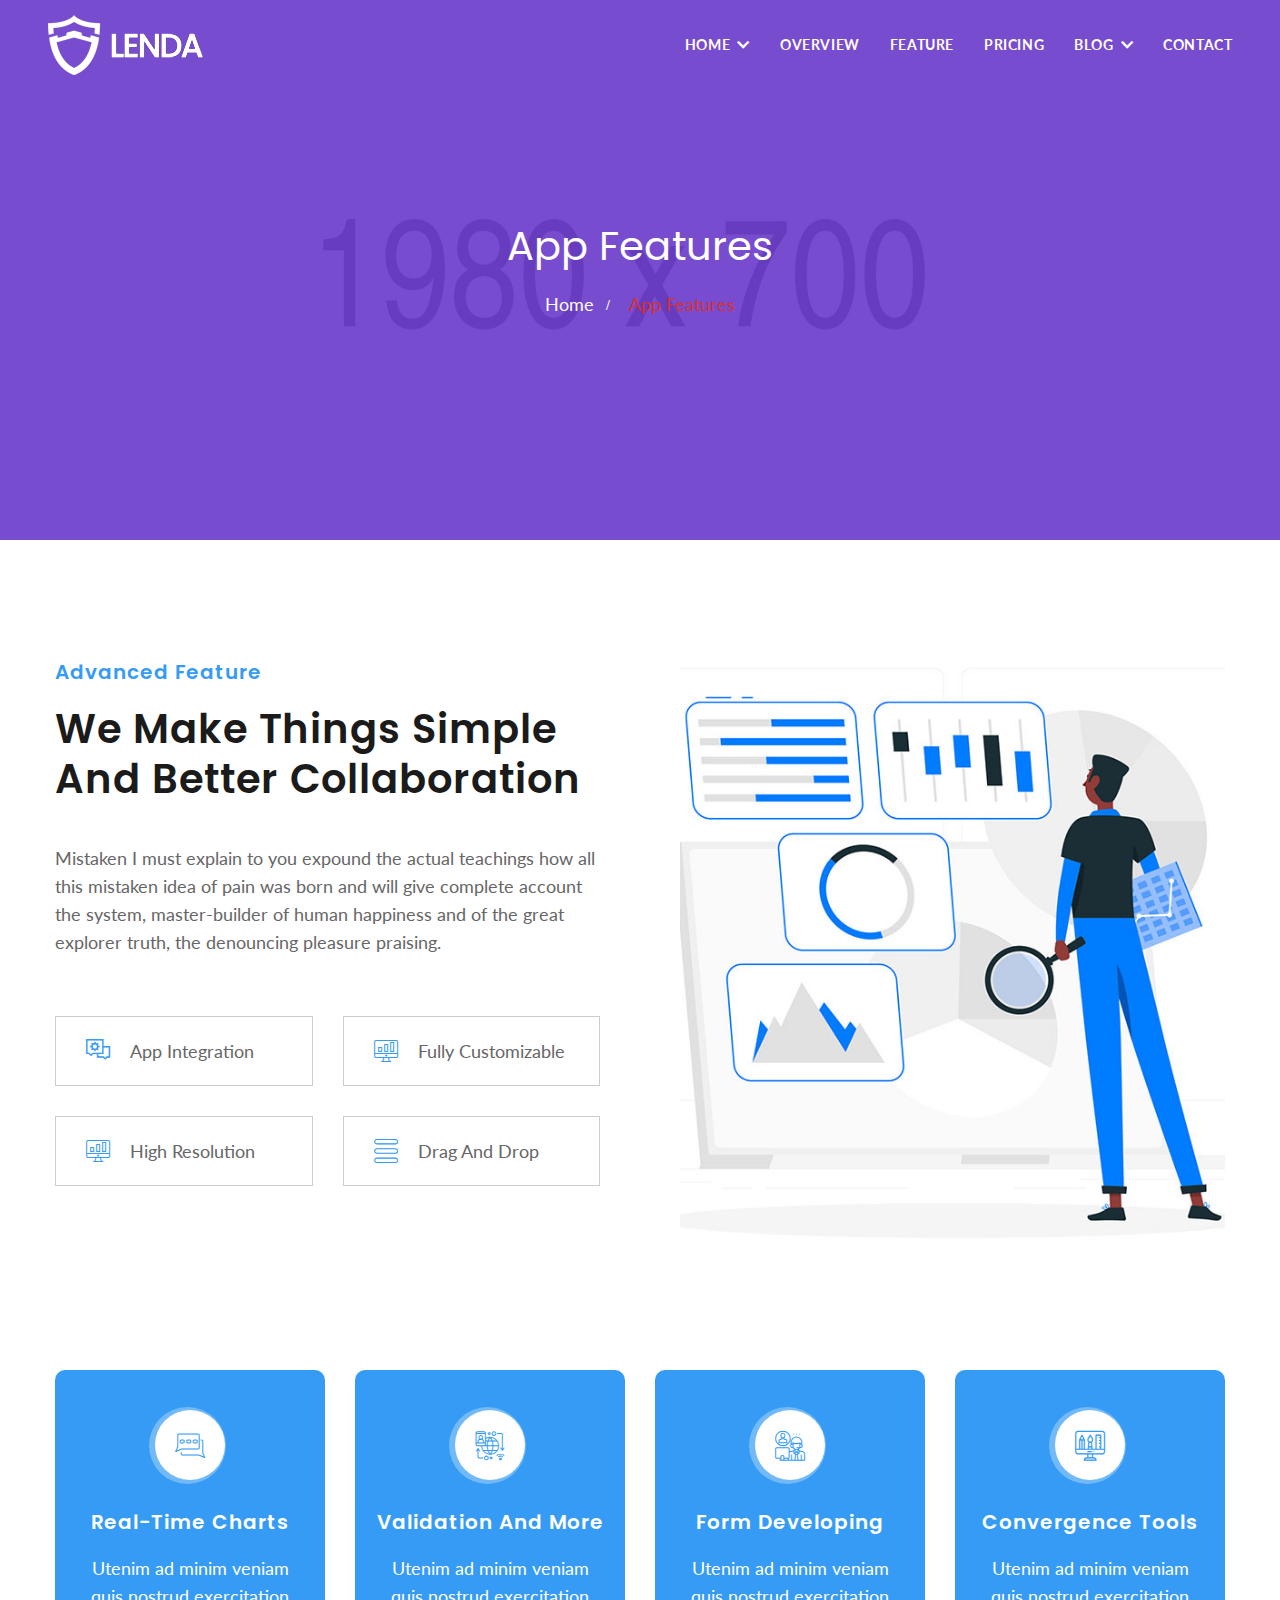
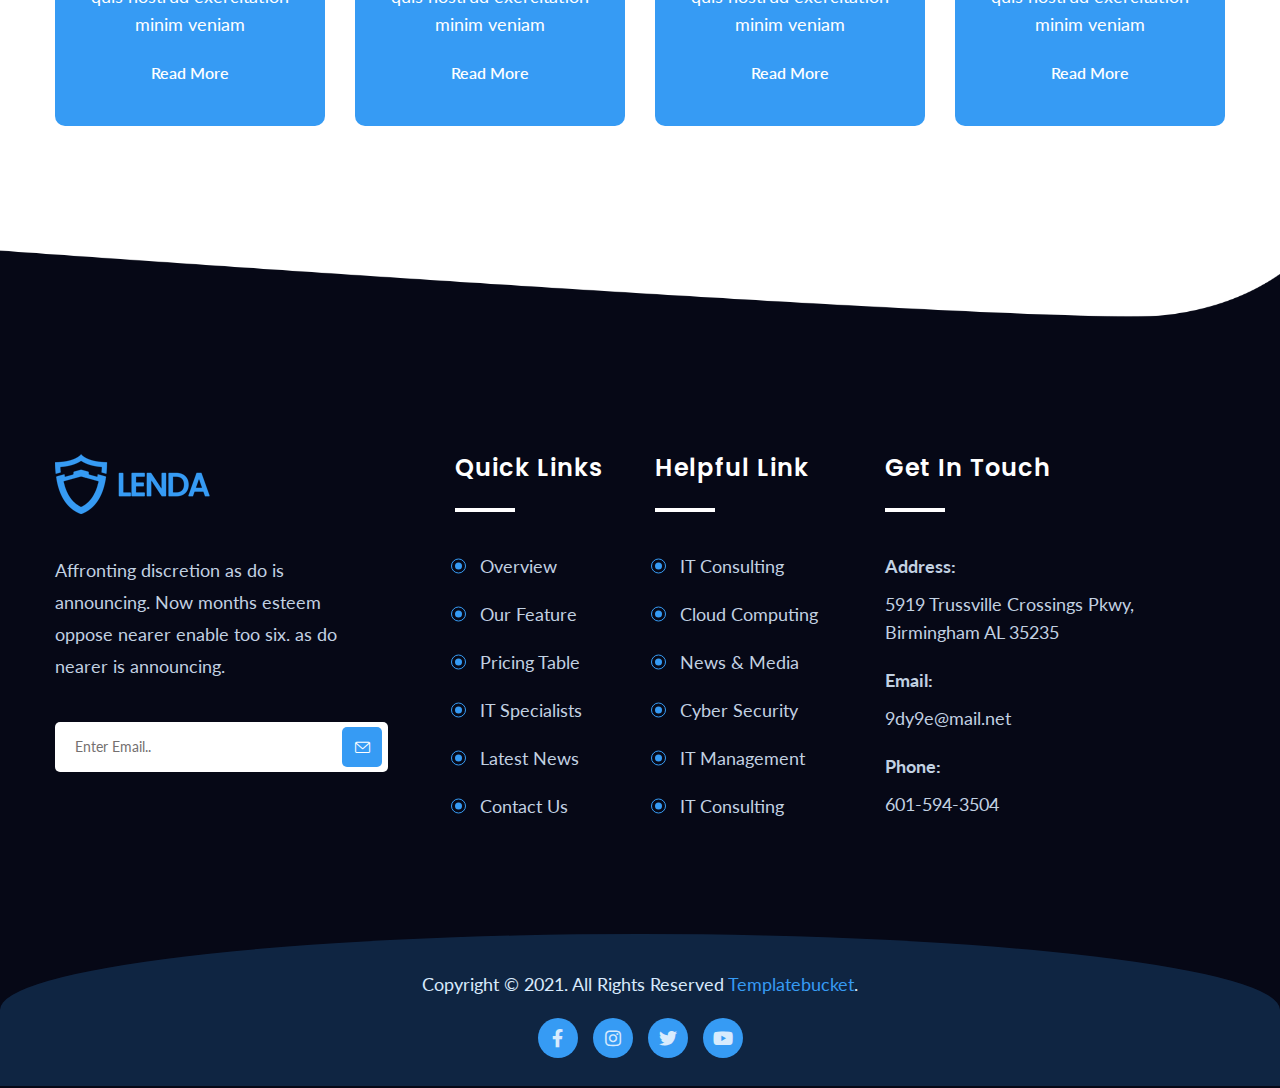
<file: feature.html>
<!doctype html>
<html class="no-js" lang="zxx">

<head>	
	<meta charset="utf-8">
	<meta http-equiv="x-ua-compatible" content="ie=edge">
	<title> Lenda - App Landing HTML Template </title>
	<meta name="description" content="">
	<meta name="viewport" content="width=device-width, initial-scale=1, shrink-to-fit=no">

	<!-- Place favicon.ico in the root directory -->
	<link rel="shortcut icon" type="image/x-icon" href="assets/img/logo/favicon.png">
	<!-- ========== Start Stylesheet ========== -->
	<link href="assets/css/bootstrap.min.css" rel="stylesheet" />
	<link href="assets/css/fontawesome.min.css" rel="stylesheet" />
	<link href="assets/css/magnific-popup.css" rel="stylesheet" />
	<link href="assets/css/owl.carousel.min.css" rel="stylesheet" />
	<link href="assets/css/owl.theme.default.min.css" rel="stylesheet" />
	<link href="assets/css/animate.css" rel="stylesheet" />
	<link href="assets/css/themify-icons.css" rel="stylesheet" />
	<link href="assets/css/icofont.min.css" rel="stylesheet" />
	<link href="assets/css/site-flaticon.css" rel="stylesheet" />
	<link href="style.css" rel="stylesheet">
	<link href="assets/css/responsive.css" rel="stylesheet" />
	<!-- ========== End Stylesheet ========== -->
  
</head>

<body id="bdy">		

	<!-- Start PreLoader 
    ============================================= -->
	<div class="se-pre-con"></div>
	<!-- Start PreLoader-->
	
	<!-- Start header
    ============================================= -->
    <header class="header header-1">
		<div class="main-navigation">
			<nav id="navbar_top" class="navbar navbar-expand-lg">
				<div class="container g-0">
					<a class="navbar-brand" href="index.html">
						<img src="assets/img/logo/logo-white.png" class="logo-display" alt="thumb">
						<img src="assets/img/logo/logo.png" class="logo-scrolled" alt="thumb">
					</a>
					<button class="navbar-toggler" type="button" data-bs-toggle="collapse" data-bs-target="#main_nav" aria-expanded="false" aria-label="Toggle navigation">
						<span class="navbar-toggler-icon"><i class="ti-menu-alt"></i></span>
					</button>
					<div class="collapse navbar-collapse" id="main_nav">
						<ul class="navbar-nav ms-auto">
                            <li class="nav-item dropdown">
								<a class="nav-link dropdown-toggle" href="#" data-bs-toggle="dropdown">  	
                                   Home
								</a>
								<ul class="dropdown-menu fade-up">
									<li>
										<a class="dropdown-item" href="index.html"> 
											Home Version 1
										</a>
									</li>
									<li>
										<a class="dropdown-item" href="index-2.html"> 
											Home Version 2
										</a>
									</li>
									<li>
										<a class="dropdown-item" href="index-3.html"> 
											OnePage  Version
										</a>
									</li>
								</ul>
							</li>
							<li class="nav-item">
								<a class="nav-link" href="overview.html"> Overview </a>
							</li>
							<li class="nav-item">
								<a class="nav-link" href="feature.html"> Feature </a>
							</li>
							<li class="nav-item">
								<a class="nav-link" href="price.html"> Pricing </a>
							</li>
							<li class="nav-item dropdown">
								<a class="nav-link dropdown-toggle" href="#" data-bs-toggle="dropdown"> 
									Blog  
								</a>
								<ul class="dropdown-menu fade-up">
									<li><a class="dropdown-item" href="blog.html"> Blog </a></li>
									<li>
										<a class="dropdown-item" href="blog-right-sidebar.html"> 
											Blog Right Sidebar
										</a>
									</li>
									<li>
										<a class="dropdown-item" href="blog-left-sidebar.html">
											Blog Left Sidebar
										</a>
									</li>
									<li><a class="dropdown-item" href="single.html"> Blog Single</a></li>
								</ul>
							</li>
							<li class="nav-item"><a class="nav-link" href="contact.html"> Contact </a></li>
						</ul>
					</div> <!-- navbar-collapse.// -->
				</div> <!-- container -->
			</nav>
		</div>
    </header>
    <!-- End header -->
    
	<main class="main">
        
		<!-- Start Breadcrumb
		============================================= -->
		<div class="site-breadcrumb" style="background: url(assets/img/breadcrumb/breadcrumb.jpg)">
			<div class="container">
			<h2 class="breadcrumb-title">App Features</h2>
				<ul class="breadcrumb-menu clearfix">
					<li><a href="index.html">Home</a></li>
					<li class="active">App Features</li>
				</ul>
			</div>
		</div>
        <!-- End Breadcrumb -->
        
		<!-- Start More Feature
		============================================= -->
		<div class="m-fet de-pt">
			<div class="container">
				<div class="m-fet-wpr grid-2">
					<div class="m-fet-right">
						<h6 class="sub-title">Advanced Feature</h6>
						<h2 class="main-title">
							We Make things Simple and better collaboration
						</h2>
						<p>
							Mistaken I must explain to you expound the actual teachings how all this mistaken idea of  pain was born and will give complete account the system, master-builder of human happiness and  of the great explorer truth, the  denouncing pleasure praising.
						</p>
						<ul class="m-fet-list">
							<li>
								<i class="flaticon-chat-bubble"></i>
								App Integration
							</li>
							<li>
								<i class="flaticon-monitor"></i>
								High Resolution
							</li>
							<li>
								<i class="flaticon-monitor"></i>
								Fully Customizable
							</li>
							<li>
								<i class="flaticon-menu"></i>
								Drag And Drop
							</li>
						</ul>
					</div>
					<div class="m-fet-left">
						<img src="assets/img/bg/about.jpg" alt="thumb">
					</div>
				</div>
			</div>
		</div>
		<!-- End More Feature -->
		
		<!-- Start Feature
		============================================= -->
		<div class="fet-cnt de-padding">
			<div class="container">
				<div class="fet-cnt-area grid-4">
					<div class="fet-cnt-box">
						<div class="fet-cnt-icon">
							<i class="flaticon-chat"></i>
						</div>
						<div class="fet-cnt-desc">
							<h5>Real-time charts</h5>
							<p>
								Utenim ad minim veniam quis nostrud exercitation minim veniam
							</p>
							<a href="feature-single.html" target="_blank" class="btn-2">Read More</a>
						</div>
					</div>
					<div class="fet-cnt-box">
						<div class="fet-cnt-icon">
							<i class="flaticon-support-1"></i>
						</div>
						<div class="fet-cnt-desc">
							<h5>Validation and more</h5>
							<p>
								Utenim ad minim veniam quis nostrud exercitation minim veniam
							</p>
							<a href="feature-single.html" target="_blank" class="btn-2">Read More</a>
						</div>
					</div>
					<div class="fet-cnt-box">
						<div class="fet-cnt-icon">
							<i class="flaticon-call-center"></i>
						</div>
						<div class="fet-cnt-desc">
							<h5>Form developing</h5>
							<p>
								Utenim ad minim veniam quis nostrud exercitation minim veniam
							</p>
							<a href="feature-single.html" target="_blank" class="btn-2">Read More</a>
						</div>
					</div>
					<div class="fet-cnt-box">
						<div class="fet-cnt-icon">
							<i class="flaticon-computer"></i>
						</div>
						<div class="fet-cnt-desc">
							<h5>Convergence tools</h5>
							<p>
								Utenim ad minim veniam quis nostrud exercitation minim veniam
							</p>
							<a href="feature-single.html" target="_blank" class="btn-2">Read More</a>
						</div>
					</div>
				</div>
			</div>
		</div>
		<!-- End Feature -->
		
	</main>
		
	<div class="clearfix"></div>
	
	<!-- Start Footer
	============================================= -->
	<footer>
		<div class="fq-shape">
			<img src="assets/img/shape/shape-5.png" alt="thumb">
		</div>
		<div class="footer-widget">
			<div class="container">
				<div class="footer-widget-wpr de-padding">
					<div class="row g-5">
						<div class="col-xl-4 col-md-6">
							<div class="footer-widget-box about-us">
								<div class="footer-logo">
									<img src="assets/img/logo/logo-footer.png" alt="thumb">
								</div>
								<p>
									Affronting discretion as do is announcing. Now months esteem oppose nearer enable too six. as do nearer is announcing.
								</p>
								<div class="footer-sub">
									<form>
										<input type="text" class="input-style-1" placeholder="Enter Email..">
										<button type="submit" class="input-btn">
											<i class="flaticon-envelope"></i>
										</button>
									</form>
								</div>
							</div>
						</div>
						<div class="col-xl-2 col-md-6">
							<div class="footer-widget-box list">
								<h4 class="footer-widget-title">Quick Links</h4>
								<ul class="footer-list">
									<li><a href="overview.html">Overview</a></li>
									<li><a href="feature.html">Our Feature</a></li>
									<li><a href="price.html">Pricing Table</a></li>
									<li><a href="feature-single.html">IT Specialists</a></li>
									<li><a href="blog.html">Latest News</a></li>
									<li><a href="contact.html">Contact Us</a></li>
								</ul>
							</div>
						</div>
						<div class="col-xl-2 col-md-6">
							<div class="footer-widget-box list">
								<h4 class="footer-widget-title">Helpful Link</h4>
								<ul class="footer-list">
									<li><a href="feature-single.html">IT Consulting</a></li>
									<li><a href="feature-single.html">Cloud Computing</a></li>
									<li><a href="feature-single.html">News &amp; Media</a></li>
									<li><a href="feature-single.html">Cyber Security</a></li>
									<li><a href="feature-single.html">IT Management</a></li>
									<li><a href="feature-single.html">IT Consulting</a></li>
								</ul>
							</div>
						</div>
						<div class="col-xl-4 col-md-6">
							<div class="footer-widget-box in-touch">
								<h4 class="footer-widget-title">Get In Touch</h4>
								<div class="footer-address">
									<ul>
										<li>
											<strong>Address:</strong>
											5919 Trussville Crossings Pkwy, Birmingham AL 35235
										</li>
										<li>
											<strong>Email:</strong>
											<a href="#">9dy9e@mail.net</a>
										</li>
										<li>
											<strong>Phone:</strong>
											601-594-3504
										</li>
									</ul>
								</div>
							</div>
						</div>
					</div>
				</div>
			</div>
		</div>
		<div class="copyright">
			<div class="container">
				<div class="copyright-content">
					<p class="mb-0">
						Copyright © 2021. All Rights Reserved 
						<a href="#" class="temp-bucket"> Templatebucket</a>.
					</p>
					<ul class="footer-social">
						<li><a href="#"><i class="fab fa-facebook-f"></i></a></li>
						<li><a href="#"><i class="fab fa-instagram"></i></a></li>
						<li><a href="#"><i class="fab fa-twitter"></i></a></li>
						<li><a href="#"><i class="fab fa-youtube"></i></a></li>
					</ul>
				</div>
			</div>
		</div>
	</footer>	
	<!-- End Footer-->	
	
	<!-- Start Scroll top
	============================================= -->
	<a href="#bdy" id="scrtop" class="smooth-menu"><i class="ti-arrow-up"></i></a>
	<!-- End Scroll top-->
	
  	<!-- jQuery Frameworks
    ============================================= -->
	<script src=" assets/js/jquery-3.6.0.min.js"></script>
	<script src=" assets/js/popper.min.js"></script>
    <script src=" assets/js/bootstrap.min.js"></script>
	<script src=" assets/js/bootstrap-menu.js"></script>
    <script src=" assets/js/jquery.easing.min.js"></script>
	<script src=" assets/js/jquery.appear.js"></script>
	<script src=" assets/js/modernizr.custom.13711.js"></script>
    <script src=" assets/js/owl.carousel.min.js"></script>
    <script src=" assets/js/jquery.magnific-popup.min.js"></script>
	<script src=" assets/js/isotope.pkgd.min.js"></script>
    <script src=" assets/js/imagesloaded.pkgd.min.js"></script>
    <script src=" assets/js/wow.min.js"></script>
    <script src=" assets/js/wodry.min.js"></script>
	<script src=" assets/js/count-to.js"></script>
	<script src=" assets/js/progress-bar.min.js"></script>
	<script src=" assets/js/color-option.js"></script>
	<script src=" assets/js/typed.js"></script>
	<script src=" assets/js/YTPlayer.min.js"></script>
	<script src=" assets/js/jquery.mixitup.min.js"></script>
	<script src=" assets/js/active-class.js"></script>
    <script src=" assets/js/main.js"></script>
	
</body>

</html>
</file>
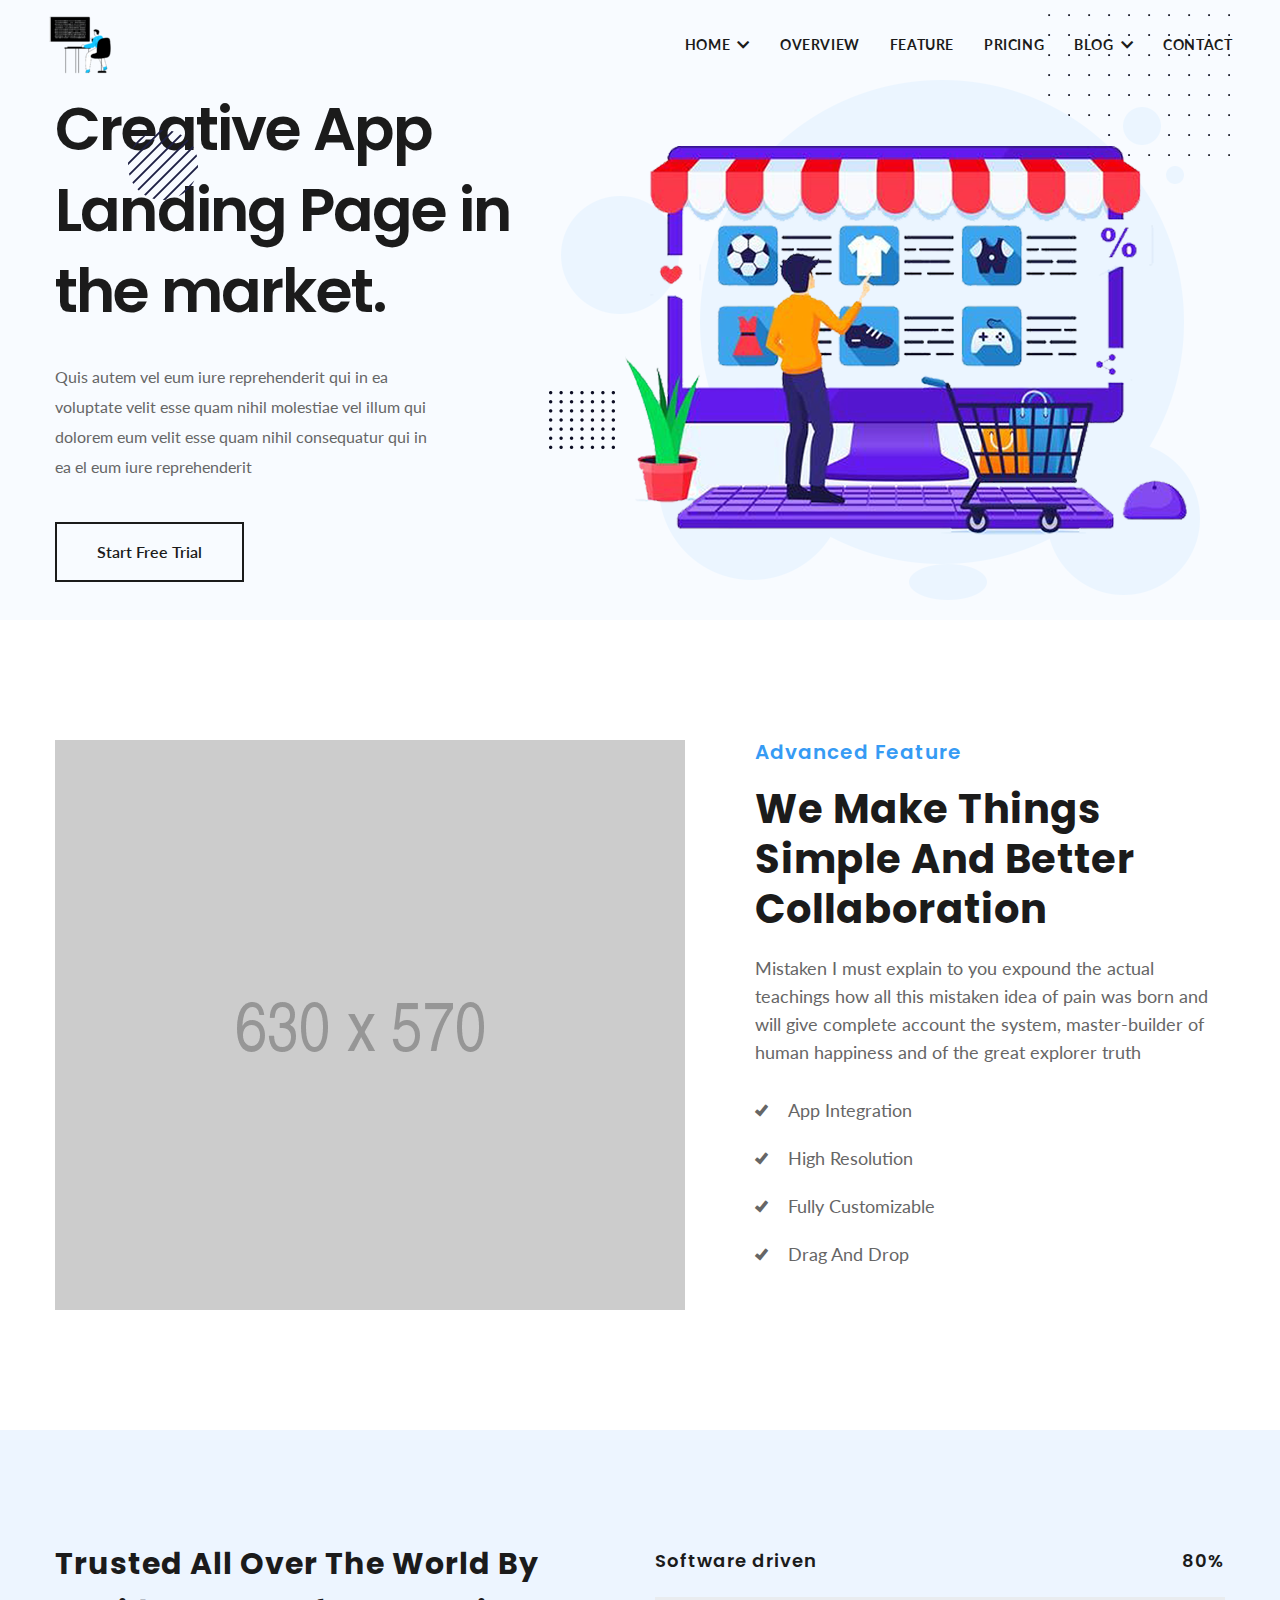
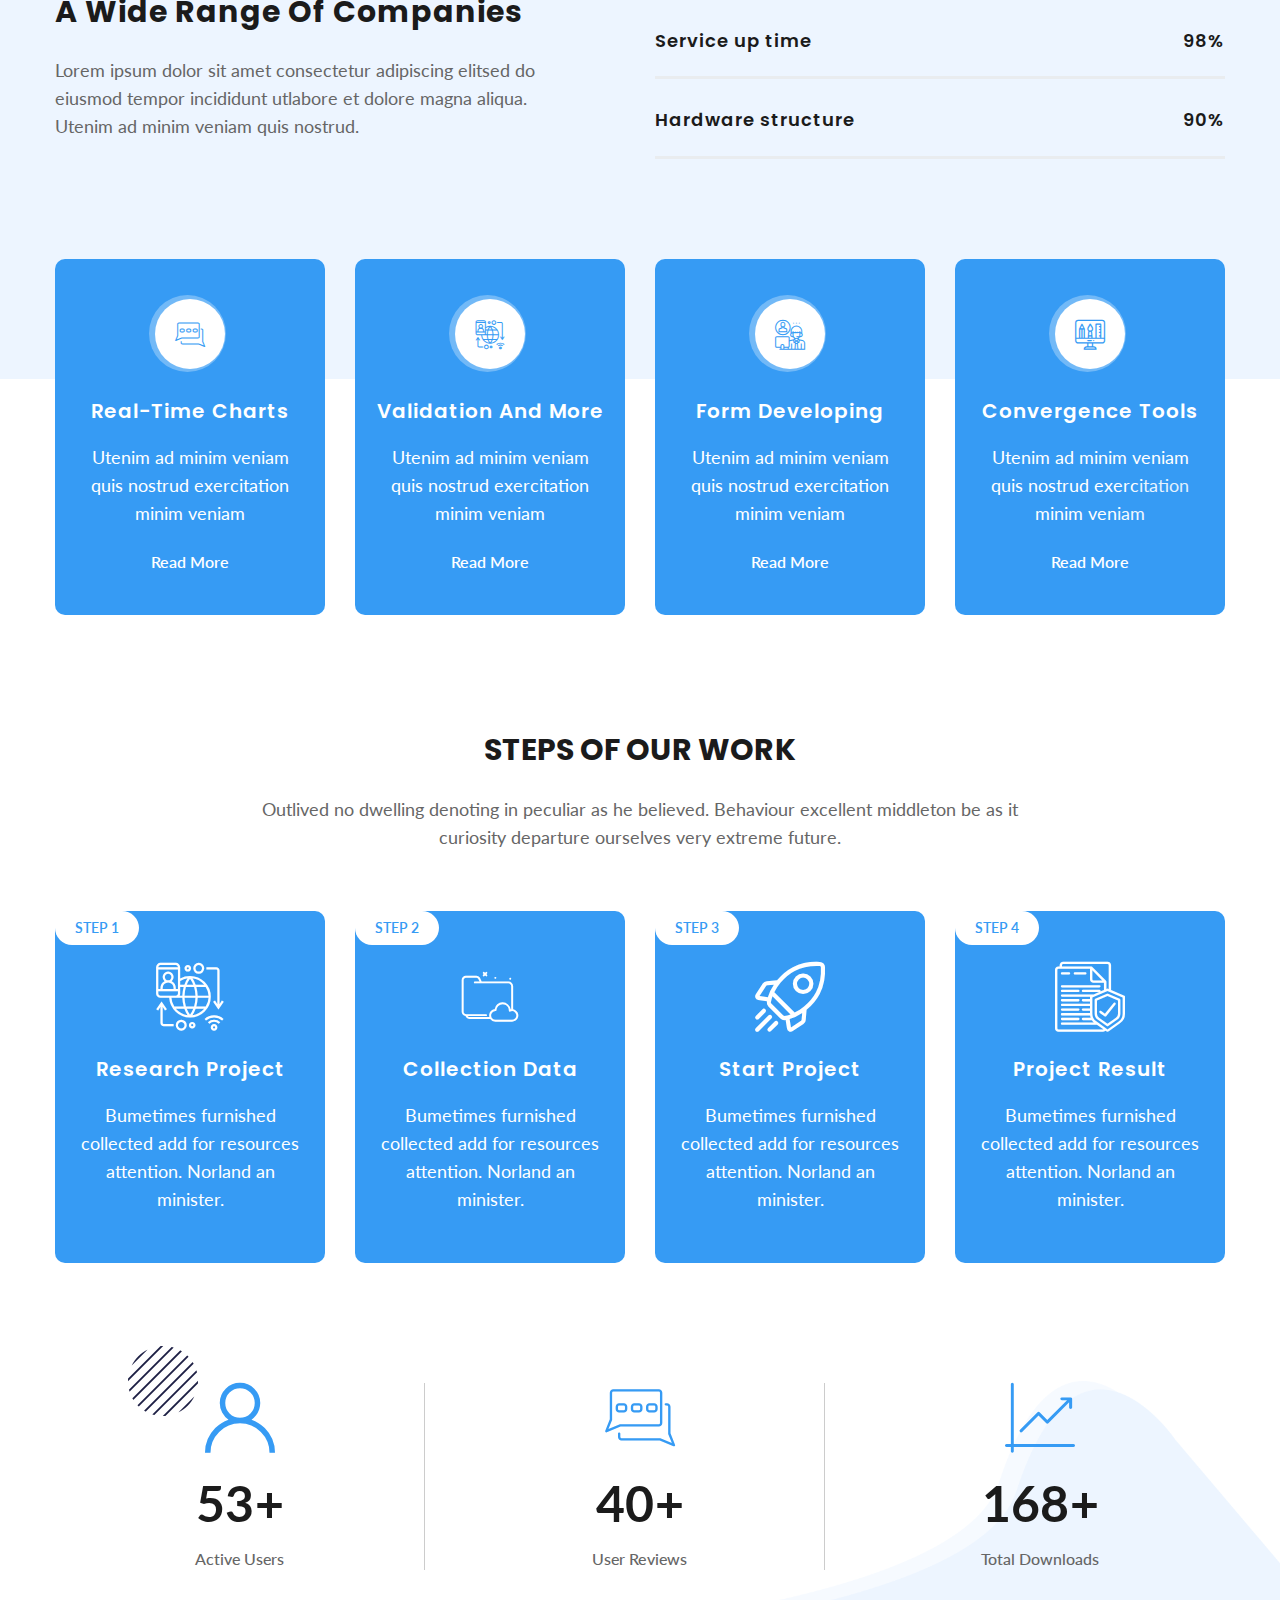
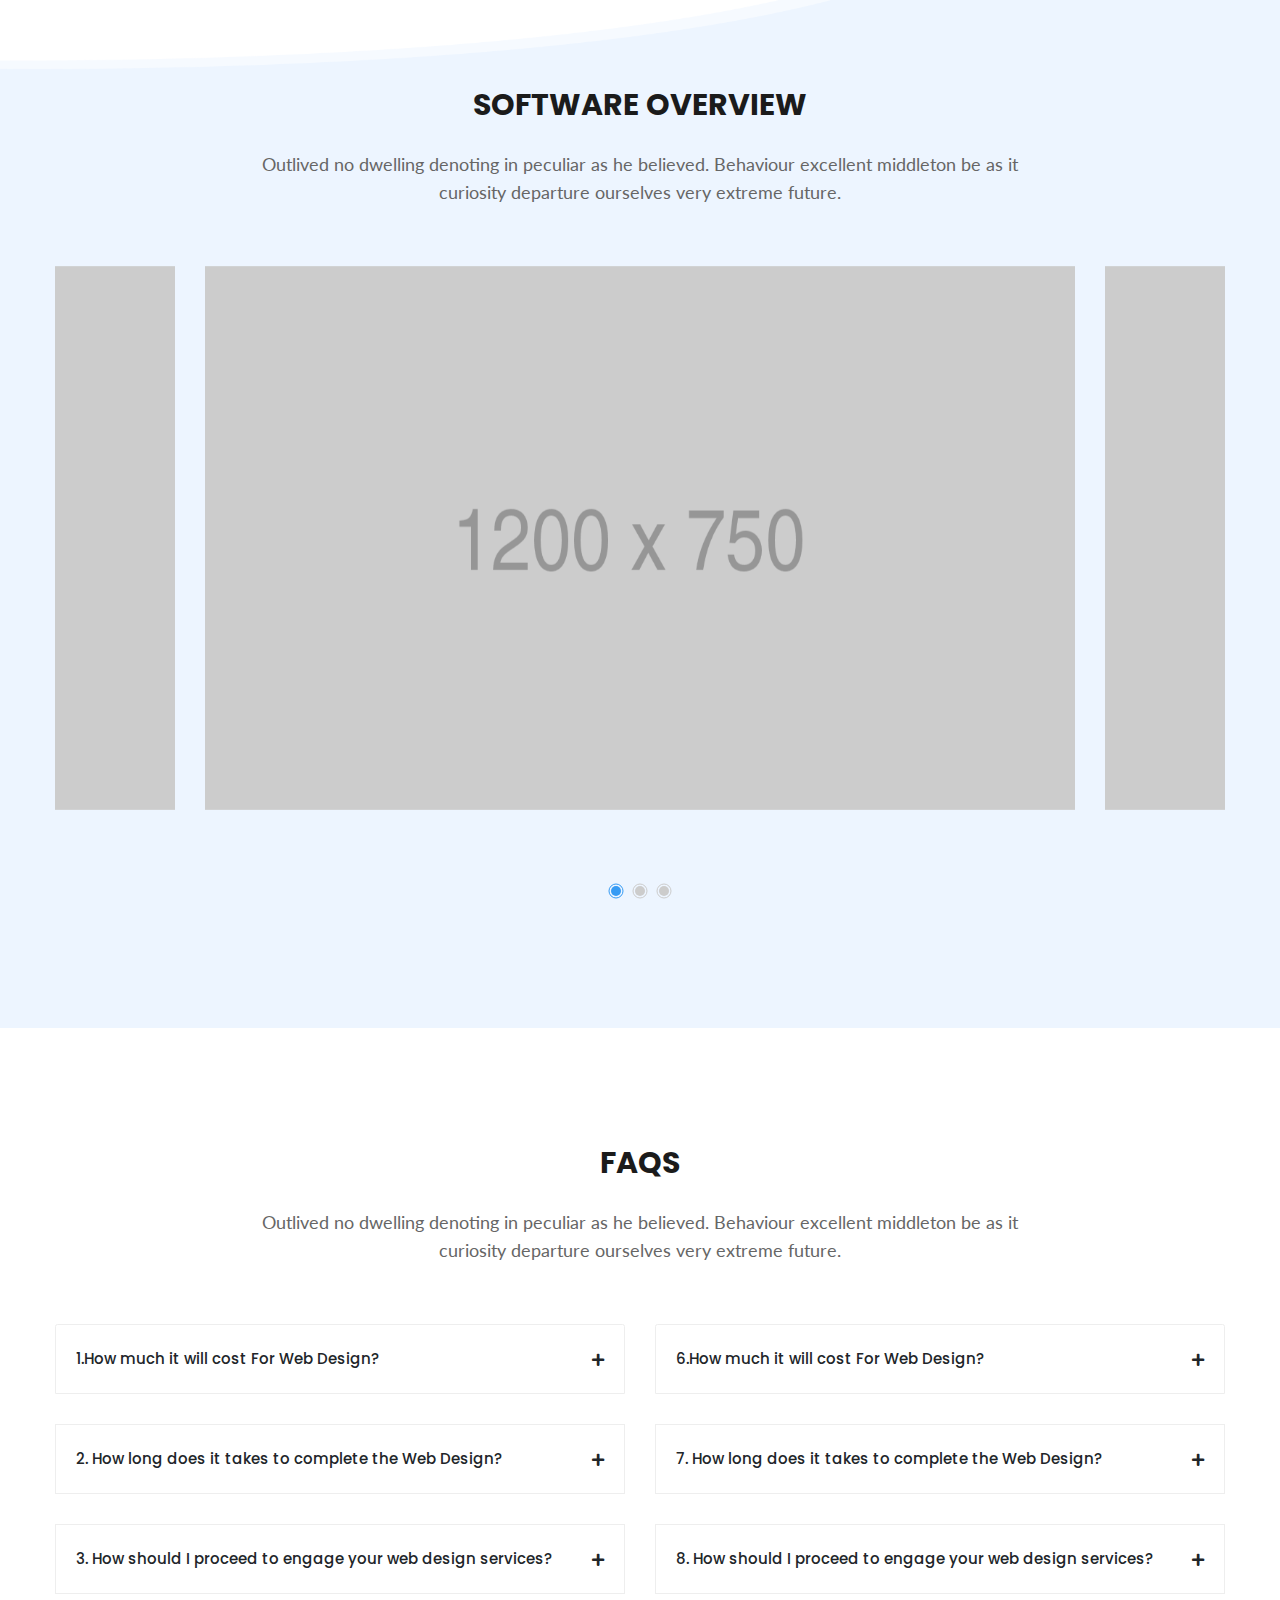
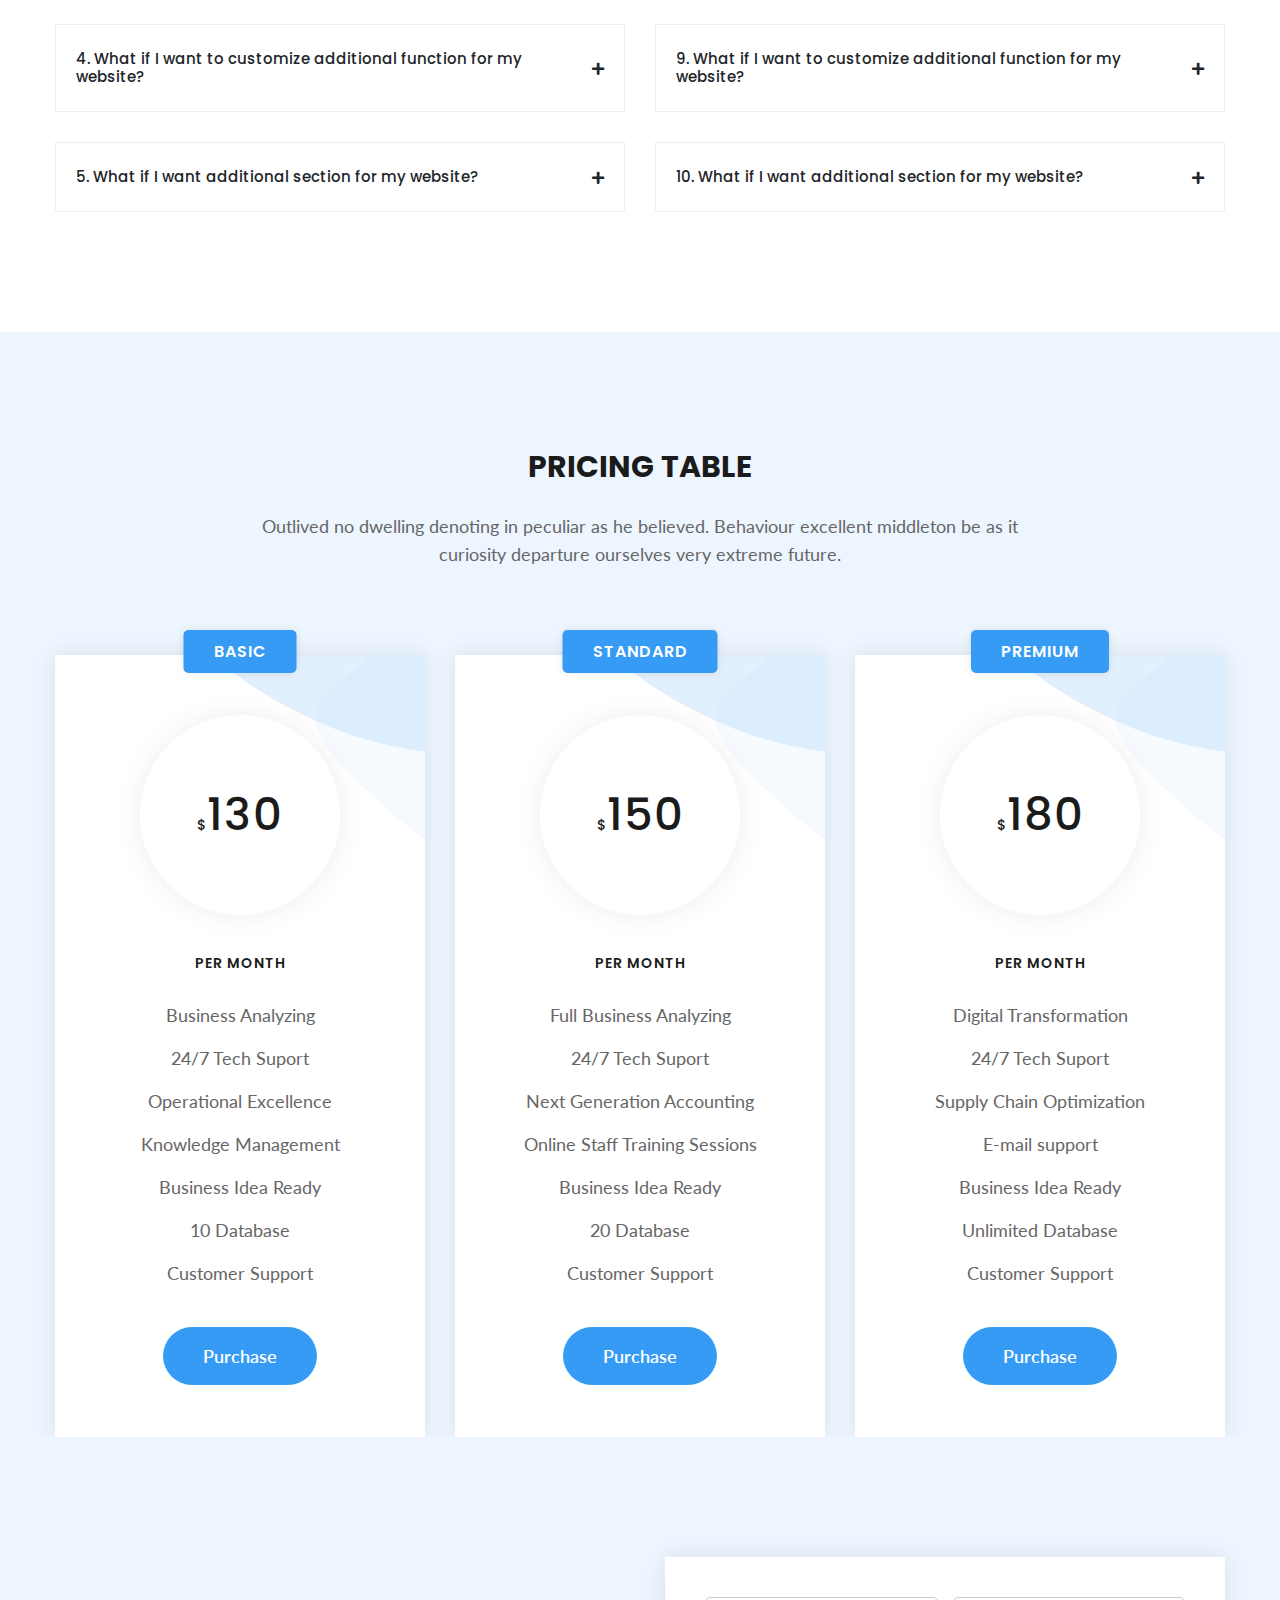
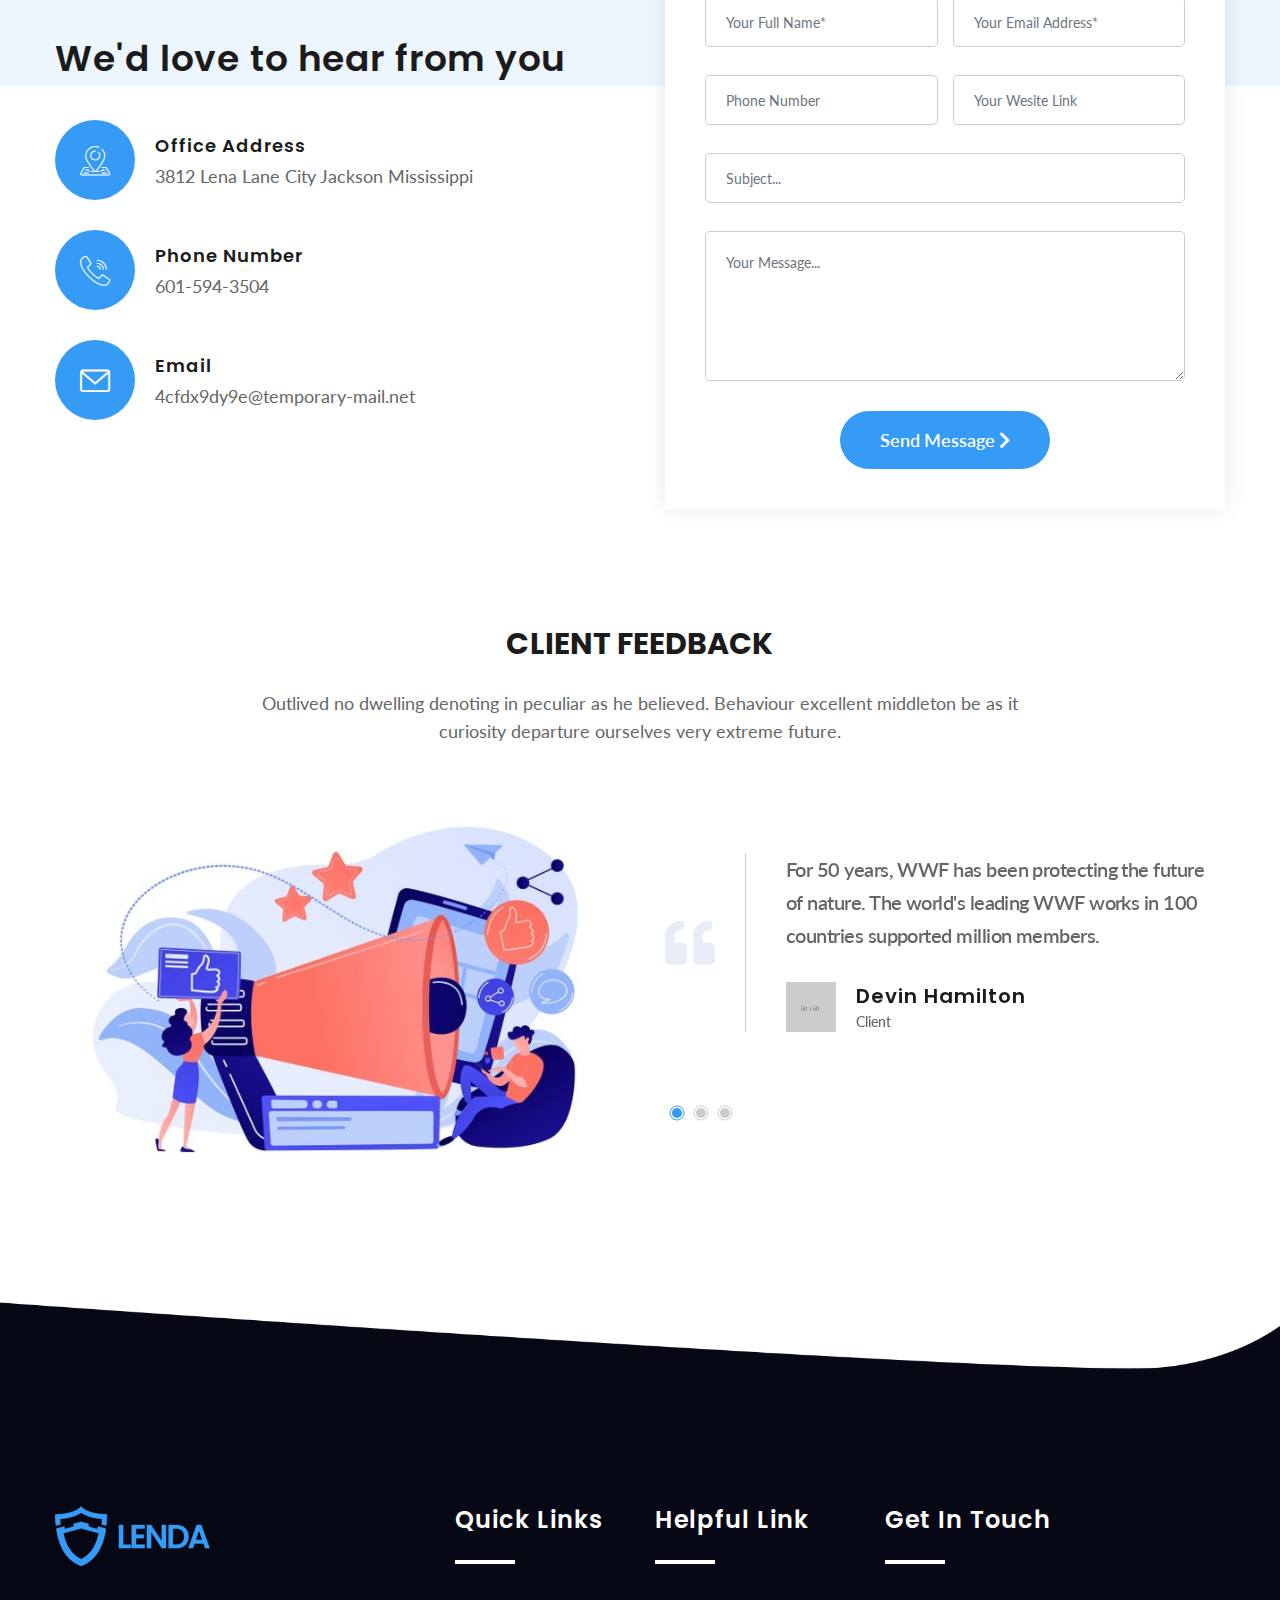
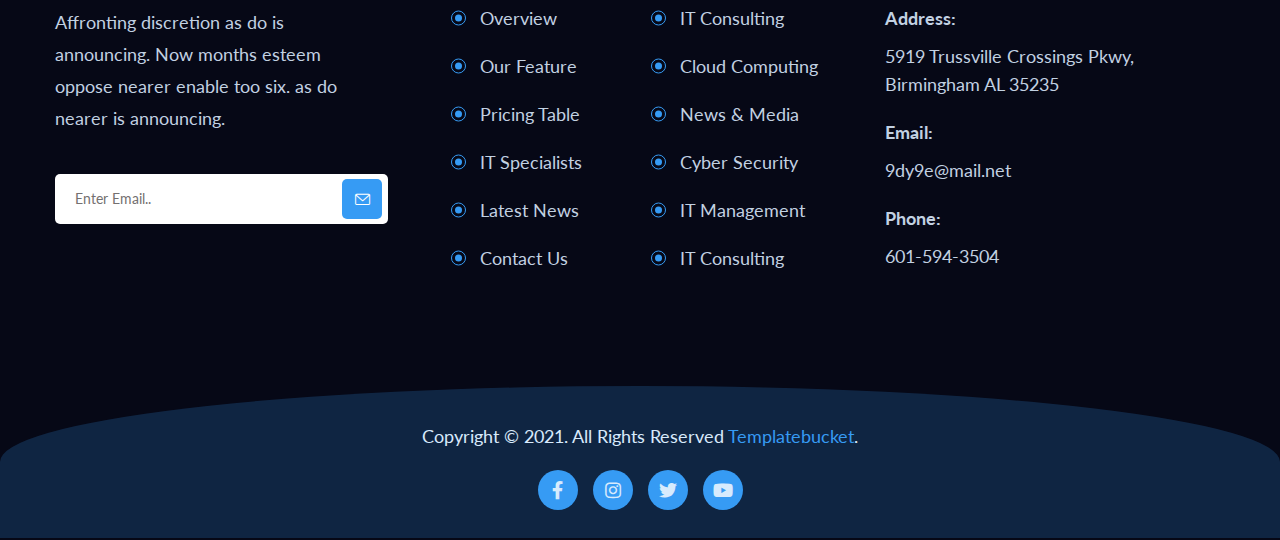
<file: index-2.html>
<!doctype html>
<html class="no-js" lang="zxx">

<head>	
	<meta charset="utf-8">
	<meta http-equiv="x-ua-compatible" content="ie=edge">
	<title>  Lenda - App Landing HTML Template </title>
	<meta name="description" content="">
	<meta name="viewport" content="width=device-width, initial-scale=1, shrink-to-fit=no">

	<!-- Place favicon.ico in the root directory -->
	<link rel="shortcut icon" type="image/x-icon" href="assets/img/logo/favicon.png">
	<!-- ========== Start Stylesheet ========== -->
	<link href="assets/css/bootstrap.min.css" rel="stylesheet" />
	<link href="assets/css/fontawesome.min.css" rel="stylesheet" />
	<link href="assets/css/magnific-popup.css" rel="stylesheet" />
	<link href="assets/css/owl.carousel.min.css" rel="stylesheet" />
	<link href="assets/css/owl.theme.default.min.css" rel="stylesheet" />
	<link href="assets/css/animate.css" rel="stylesheet" />
	<link href="assets/css/themify-icons.css" rel="stylesheet" />
	<link href="assets/css/icofont.min.css" rel="stylesheet" />
	<link href="assets/css/site-flaticon.css" rel="stylesheet" />
	<link href="style.css" rel="stylesheet">
	<link href="assets/css/responsive.css" rel="stylesheet" />
	<!-- ========== End Stylesheet ========== -->
</head>

<body id="bdy">		

	<!-- Start PreLoader 
    ============================================= -->
	<div class="se-pre-con"></div>
	<!-- Start PreLoader-->
	
	<!-- Start header
    ============================================= -->
    <header class="header header-2">
		<div class="main-navigation">
			<nav id="navbar_top" class="navbar navbar-expand-lg">
				<div class="container g-0">
					<a class="navbar-brand" href="index.html">
						<img src="assets/img/logo/logo.png" class="logo-display" alt="thumb">
						<img src="assets/img/logo/logo.png" class="logo-scrolled" alt="thumb">
					</a>
					<button class="navbar-toggler" type="button" data-bs-toggle="collapse" data-bs-target="#main_nav" aria-expanded="false" aria-label="Toggle navigation">
						<span class="navbar-toggler-icon"><i class="ti-menu-alt"></i></span>
					</button>
					<div class="collapse navbar-collapse" id="main_nav">
						<ul class="navbar-nav ms-auto">
                            <li class="nav-item dropdown">
								<a class="nav-link dropdown-toggle" href="#" data-bs-toggle="dropdown">  	
                                   Home
								</a>
								<ul class="dropdown-menu fade-up">
									<li>
										<a class="dropdown-item" href="index.html"> 
											Home Version 1
										</a>
									</li>
									<li>
										<a class="dropdown-item" href="index-2.html"> 
											Home Version 2
										</a>
									</li>
									<li>
										<a class="dropdown-item" href="index-3.html"> 
											OnePage  Version
										</a>
									</li>
								</ul>
							</li>
							<li class="nav-item">
								<a class="nav-link" href="overview.html"> Overview </a>
							</li>
							<li class="nav-item">
								<a class="nav-link" href="feature.html"> Feature </a>
							</li>
							<li class="nav-item">
								<a class="nav-link" href="price.html"> Pricing </a>
							</li>
							<li class="nav-item dropdown">
								<a class="nav-link dropdown-toggle" href="#" data-bs-toggle="dropdown"> 
									Blog  
								</a>
								<ul class="dropdown-menu fade-up">
									<li><a class="dropdown-item" href="blog.html"> Blog </a></li>
									<li>
										<a class="dropdown-item" href="blog-right-sidebar.html"> 
											Blog Right Sidebar
										</a>
									</li>
									<li>
										<a class="dropdown-item" href="blog-left-sidebar.html">
											Blog Left Sidebar
										</a>
									</li>
									<li><a class="dropdown-item" href="single.html"> Blog Single</a></li>
								</ul>
							</li>
							<li class="nav-item"><a class="nav-link" href="contact.html"> Contact </a></li>
						</ul>
					</div> <!-- navbar-collapse.// -->
				</div> <!-- container -->
			</nav>
		</div>
    </header>
    <!-- End header -->
    
	<main class="main">
        
		<!-- Start Slider
		============================================= -->
		<div class="hero-2-section">
			<div class="hero-2-single">
				<div class="hero-2">
					<img src="assets/img/shape/icon-3.png" class="round-move" alt="thumb">
				</div>
                <div class="container">
                    <div class="row">
                        <div class="col-xl-5">
                             <div class="hero-2-content">
								 <h2 class="hero-title">
									Creative App Landing Page in the market.
								</h2>
								 <p>
								 	Quis autem vel eum iure reprehenderit qui in ea voluptate velit esse quam nihil molestiae  vel illum qui dolorem eum velit esse quam nihil consequatur qui in ea el eum iure reprehenderit
								 </p>
								<div class="hero-btn">
									<a href="contact.html" target="_blank" class="tm-btn-2">Start Free Trial</a>
								</div>
                            </div>
                        </div>
						<div class="col-xl-7">
                            <div class="hero-2-pic">
								 <img src="assets/img/shape/shape-pic.png" alt="thumb">
								<div class="hero-dot">
									<img src="assets/img/shape/icon-4.png" class="up-move" alt="thumb">
									<img src="assets/img/shape/dot.png" alt="thumb">
								</div>
                            </div>
                        </div>
                    </div>
                </div>
            </div>
		</div>
		<!-- End Slider -->
		
		<!-- Start About 
		============================================= -->
		<div class="about-2 de-padding">
			<div class="container">
				<div class="about-2-wpr">
					<div class="row g-5">
						<div class="col-xl-7">
							<div class="about-2-left">
								<div class="about-mobile">
								</div>
								<div class="about-mobile-2">
									<img src="assets/img/dashboard/630x570.png" alt="tuhmb">
								</div>
							</div>
						</div>
						<div class="col-xl-5">
							<div class="about-fet-right">
								<h6 class="sub-title">Advanced Feature</h6>
								<h2 class="main-title">
									We Make things Simple and better collaboration
								</h2>
								<p>
									Mistaken I must explain to you expound the actual teachings how all this mistaken idea of  pain was born and will give complete account the system, master-builder of human happiness and  of the great explorer truth
								</p>
								<ul class="about-fet-list">
									<li>
										<i class="icofont-ui-check"></i>
										App Integration
									</li>
									<li>
										<i class="icofont-ui-check"></i>
										High Resolution
									</li>
									<li>
										<i class="icofont-ui-check"></i>
										Fully Customizable
									</li>
									<li>
										<i class="icofont-ui-check"></i>
										Drag And Drop
									</li>
								</ul>
							</div>
						</div>
					</div>
				</div>
			</div>
		</div>
		<!-- End About -->
		
		<!-- Start Feature Count
		============================================= -->
		<div class="fet-count pos-rel de-pt">
			<span class="fet-shp fps"></span>
			<div class="container">
				<div class="fet-count-wpr">
					<div class="cnt-area grid-2">
						<div class="cnt-left">
							<h2>
								Trusted all over the world by a wide range of companies
							</h2>
							<p>
								Lorem ipsum dolor sit amet consectetur adipiscing elitsed do eiusmod tempor incididunt utlabore et dolore magna aliqua. Utenim ad minim veniam quis nostrud.
							</p>
						</div>
						<div class="cnt-right">
							<div class="skills-section">
								<!-- Progress Bar Start -->
								<div class="progress-box">
									<h5>Software driven <span class="pull-right">80%</span></h5>
									<div class="progress">
										<div class="progress-bar" role="progressbar" data-width="80"></div>
									</div>
								</div>
								<div class="progress-box">
									<h5>Service up time <span class="pull-right">98%</span></h5>
									<div class="progress">
										<div class="progress-bar" role="progressbar" data-width="98"></div>
									</div>
								</div>
								<div class="progress-box">
									<h5>Hardware structure <span class="pull-right">90%</span></h5>
									<div class="progress">
										<div class="progress-bar" role="progressbar" data-width="90"></div>
									</div>
								</div>
								<!-- End Progressbar -->
							</div>
						</div>
					</div>
					<div class="fet-cnt-area grid-4 mt-100">
						<div class="fet-cnt-box">
							<div class="fet-cnt-icon">
								<i class="flaticon-chat"></i>
							</div>
							<div class="fet-cnt-desc">
								<h5>Real-time charts</h5>
								<p>
									Utenim ad minim veniam quis nostrud exercitation minim veniam
								</p>
								<a href="feature-single.html" target="_blank" class="btn-2">Read More</a>
							</div>
						</div>
						<div class="fet-cnt-box">
							<div class="fet-cnt-icon">
								<i class="flaticon-support-1"></i>
							</div>
							<div class="fet-cnt-desc">
								<h5>Validation and more</h5>
								<p>
									Utenim ad minim veniam quis nostrud exercitation minim veniam
								</p>
								<a href="feature-single.html" target="_blank" class="btn-2">Read More</a>
							</div>
						</div>
						<div class="fet-cnt-box">
							<div class="fet-cnt-icon">
								<i class="flaticon-call-center"></i>
							</div>
							<div class="fet-cnt-desc">
								<h5>Form developing</h5>
								<p>
									Utenim ad minim veniam quis nostrud exercitation minim veniam
								</p>
								<a href="feature-single.html" target="_blank" class="btn-2">Read More</a>
							</div>
						</div>
						<div class="fet-cnt-box">
							<div class="fet-cnt-icon">
								<i class="flaticon-computer"></i>
							</div>
							<div class="fet-cnt-desc">
								<h5>Convergence tools</h5>
								<p>
									Utenim ad minim veniam quis nostrud exercitation minim veniam
								</p>
								<a href="feature-single.html" target="_blank" class="btn-2">Read More</a>
							</div>
						</div>
					</div>
				</div>
			</div>
		</div>
		<!-- End Feature Count -->
		
		<!-- Start Step
		============================================= -->
		<div class="step-area pos-rel de-padding">
			<span class="fet-shp sps"></span>
			<div class="container">
				<div class="row">
					<div class="col-xl-8 offset-xl-2">
						<div class="site-title text-center">
							<h2>Steps Of Our Work</h2>
							<p class="mb-0">
								Outlived no dwelling denoting in peculiar as he believed. Behaviour excellent middleton be as it curiosity departure ourselves very extreme future.
							</p>
						</div>
					</div>
				</div>
				<div class="step-wpr grid-4">
					<div class="step-box">
						<div class="step-up">
							<span class="step-ribbon">step 1</span>
							<i class="flaticon-support-1"></i>
						</div>
						<div class="step-content">
							<h5>Research Project</h5>
							<p class="mb-0">
								Bumetimes furnished collected add for resources attention. Norland an minister.
							</p>
						</div>
						<span class="step-shape"></span>
					</div>
					<div class="step-box">
						<div class="step-up">
							<span class="step-ribbon">step 2</span>
							<i class="flaticon-folder"></i>
						</div>
						<div class="step-content">
							<h5>Collection Data</h5>
							<p class="mb-0">
								Bumetimes furnished collected add for resources attention. Norland an minister.
							</p>
						</div>
						<span class="step-shape"></span>
					</div>
					<div class="step-box">
						<div class="step-up">
							<span class="step-ribbon">step 3</span>
							<i class="flaticon-shuttle"></i>
						</div>
						<div class="step-content">
							<h5>Start Project</h5>
							<p class="mb-0">
								Bumetimes furnished collected add for resources attention. Norland an minister.
							</p>
						</div>
						<span class="step-shape"></span>
					</div>
					<div class="step-box">
						<div class="step-up">
							<span class="step-ribbon">step 4</span>
							<i class="flaticon-insurance"></i>
						</div>
						<div class="step-content">
							<h5>Project Result</h5>
							<p class="mb-0">
								Bumetimes furnished collected add for resources attention. Norland an minister.
							</p>
						</div>
						<span class="step-shape"></span>
					</div>
				</div>
			</div>
		</div>
		<!-- End Step -->
		
		<!-- Start Counter
		============================================= -->
		<div class="counter-area de-pb">
			<img src="assets/img/shape/icon-3.png" class="circle-shape round-move" alt="thumb">
			<div class="counter-shape">
				<img src="assets/img/shape/shape-6.png" alt="thumb">
			</div>
			<div class="container">
				<div class="counter-wpr counter-1">
					<div class="counter grid-3">
						<div class="fun-fact">
							<div class="fun-icon">
								<i class="flaticon-user"></i>
							</div>
							<div class="fun-desc">
								<p class="timer" data-count="+" data-to="200" data-speed="3000">200</p>
								<span class="medium">Active Users</span>
							</div>
						</div>
						<div class="fun-fact">
							<div class="fun-icon">
								<i class="flaticon-chat"></i>
							</div>
							<div class="fun-desc">
								<p class="timer" data-count="+" data-to="150" data-speed="3000">150</p>
								<span class="medium">User Reviews</span>
							</div>
						</div>
						<div class="fun-fact">
							<div class="fun-icon">
								<i class="flaticon-arrow-chart"></i>
							</div>
							<div class="fun-desc">
								<p class="timer" data-count="+" data-to="630" data-speed="3000">630</p>
								<span class="medium">Total Downloads</span>
							</div>
						</div>
					</div>
				</div>
			</div>
		</div>
		<!-- End Counter -->
		
		<!-- Start Screenshot
		============================================= -->
		<div class="scr-area scr-2 de-pb">
			<div class="container">
				<div class="row">
					<div class="col-xl-8 offset-xl-2">
						<div class="site-title text-center">
							<h2>Software Overview</h2>
							<p class="mb-0">
								Outlived no dwelling denoting in peculiar as he believed. Behaviour excellent middleton be as it curiosity departure ourselves very extreme future.
							</p>
						</div>
					</div>
				</div>
				<div class="scr-wpr scr-sldr owl-carousel owl-theme">
					<div class="scr-pic">
						<img src="assets/img/dashboard/dashboard.png" alt="thumb">
					</div>
					<div class="scr-pic">
						<img src="assets/img/dashboard/dashboard.png" alt="thumb">
					</div>
					<div class="scr-pic">
						<img src="assets/img/dashboard/dashboard.png" alt="thumb">
					</div>
				</div>
			</div>
		</div>
		<!-- End Screenshot -->
		
		<!-- Start Faq
		============================================= -->
		<div class="faq-area de-padding">
			<div class="container">
				<div class="row">
					<div class="col-xl-8 offset-xl-2">
						<div class="site-title text-center">
							<h2>Faqs</h2>
							<p class="mb-0">
								Outlived no dwelling denoting in peculiar as he believed. Behaviour excellent middleton be as it curiosity departure ourselves very extreme future.
							</p>
						</div>
					</div>
				</div>
				<div class="faq-wpr grid-2">
					<div class="course-accordion">
						<div class="accordion" id="accordionExample">
							<div class="accordion-item">
								<h2 class="accordion-header" id="headingOne">
									<button class="accordion-button collapsed" type="button" data-bs-toggle="collapse" data-bs-target="#collapseOne" aria-expanded="false" aria-controls="collapseOne">
										1.How much it will cost For Web Design?
									</button>
								</h2>
								<div id="collapseOne" class="accordion-collapse collapse" aria-labelledby="headingOne" data-bs-parent="#accordionExample">
									<div class="accordion-body">
										<p class="mb-0">
											In business, time is money. So, when you have a problem that is putting your business on hold, a quick response rate is critical. It’s actually one of the main criteria when it comes to IT support, if not the deal-breaker. It’s better to know what to expect upfront than to find out in the middle of an IT crisis.
										</p>
									</div>
								</div>
							</div>
							<div class="accordion-item">
								<h2 class="accordion-header" id="headingTwo">
									<button class="accordion-button collapsed" type="button" data-bs-toggle="collapse" data-bs-target="#collapseTwo" aria-expanded="false" aria-controls="collapseTwo">
										2. How long does it takes to complete the Web Design?
									</button>
								</h2>
								<div id="collapseTwo" class="accordion-collapse collapse" aria-labelledby="headingTwo" data-bs-parent="#accordionExample">
									<div class="accordion-body">
										<p class="mb-0">
											In business, time is money. So, when you have a problem that is putting your business on hold, a quick response rate is critical. It’s actually one of the main criteria when it comes to IT support, if not the deal-breaker. It’s better to know what to expect upfront than to find out in the middle of an IT crisis.
										</p>
									</div>
								</div>
							</div>
							<div class="accordion-item">
								<h2 class="accordion-header" id="headingThree">
									<button class="accordion-button collapsed" type="button" data-bs-toggle="collapse" data-bs-target="#collapseThree" aria-expanded="false" aria-controls="collapseThree">
									3. How should I proceed to engage your web design services?
									</button>
								</h2>
								<div id="collapseThree" class="accordion-collapse collapse" aria-labelledby="headingThree" data-bs-parent="#accordionExample">
									<div class="accordion-body">
										<p class="mb-0">
											In business, time is money. So, when you have a problem that is putting your business on hold, a quick response rate is critical. It’s actually one of the main criteria when it comes to IT support, if not the deal-breaker. It’s better to know what to expect upfront than to find out in the middle of an IT crisis.
										</p>
									</div>
								</div>
							</div>
							<div class="accordion-item">
								<h2 class="accordion-header" id="headingFour">
									<button class="accordion-button collapsed" type="button" data-bs-toggle="collapse" data-bs-target="#collapseFour" aria-expanded="false" aria-controls="collapseFour">
									4. What if I want to customize additional function for my website?
									</button>
								</h2>
								<div id="collapseFour" class="accordion-collapse collapse" aria-labelledby="headingFour" data-bs-parent="#accordionExample">
									<div class="accordion-body">
										<p class="mb-0">
											In business, time is money. So, when you have a problem that is putting your business on hold, a quick response rate is critical. It’s actually one of the main criteria when it comes to IT support, if not the deal-breaker. It’s better to know what to expect upfront than to find out in the middle of an IT crisis.
										</p>
									</div>
								</div>
							</div>
							<div class="accordion-item">
								<h2 class="accordion-header" id="headingFive">
									<button class="accordion-button collapsed" type="button" data-bs-toggle="collapse" data-bs-target="#collapseFive" aria-expanded="false" aria-controls="collapseFive">
									5. What if I want additional section for my website?
									</button>
								</h2>
								<div id="collapseFive" class="accordion-collapse collapse" aria-labelledby="headingFive" data-bs-parent="#accordionExample">
									<div class="accordion-body">
										<p class="mb-0">
											In business, time is money. So, when you have a problem that is putting your business on hold, a quick response rate is critical. It’s actually one of the main criteria when it comes to IT support, if not the deal-breaker. It’s better to know what to expect upfront than to find out in the middle of an IT crisis.
										</p>
									</div>
								</div>
							</div>
						</div>
					</div>
					<div class="course-accordion">
						<div class="accordion" id="accordion2">
							<div class="accordion-item">
								<h2 class="accordion-header" id="headingSix">
									<button class="accordion-button collapsed" type="button" data-bs-toggle="collapse" data-bs-target="#collapseSix" aria-expanded="false" aria-controls="collapseSix">
										6.How much it will cost For Web Design?
									</button>
								</h2>
								<div id="collapseSix" class="accordion-collapse collapse" aria-labelledby="headingSix" data-bs-parent="#accordion2">
									<div class="accordion-body">
										<p class="mb-0">
											In business, time is money. So, when you have a problem that is putting your business on hold, a quick response rate is critical. It’s actually one of the main criteria when it comes to IT support, if not the deal-breaker. It’s better to know what to expect upfront than to find out in the middle of an IT crisis.
										</p>
									</div>
								</div>
							</div>
							<div class="accordion-item">
								<h2 class="accordion-header" id="headingSeven">
									<button class="accordion-button collapsed" type="button" data-bs-toggle="collapse" data-bs-target="#collapseSeven" aria-expanded="false" aria-controls="collapseSeven">
										7. How long does it takes to complete the Web Design?
									</button>
								</h2>
								<div id="collapseSeven" class="accordion-collapse collapse" aria-labelledby="headingSeven" data-bs-parent="#accordion2">
									<div class="accordion-body">
										<p class="mb-0">
											In business, time is money. So, when you have a problem that is putting your business on hold, a quick response rate is critical. It’s actually one of the main criteria when it comes to IT support, if not the deal-breaker. It’s better to know what to expect upfront than to find out in the middle of an IT crisis.
										</p>
									</div>
								</div>
							</div>
							<div class="accordion-item">
								<h2 class="accordion-header" id="headingEight">
									<button class="accordion-button collapsed" type="button" data-bs-toggle="collapse" data-bs-target="#collapseEight" aria-expanded="false" aria-controls="collapseEight">
									8. How should I proceed to engage your web design services?
									</button>
								</h2>
								<div id="collapseEight" class="accordion-collapse collapse" aria-labelledby="headingEight" data-bs-parent="#accordion2">
									<div class="accordion-body">
										<p class="mb-0">
											In business, time is money. So, when you have a problem that is putting your business on hold, a quick response rate is critical. It’s actually one of the main criteria when it comes to IT support, if not the deal-breaker. It’s better to know what to expect upfront than to find out in the middle of an IT crisis.
										</p>
									</div>
								</div>
							</div>
							<div class="accordion-item">
								<h2 class="accordion-header" id="headingNine">
									<button class="accordion-button collapsed" type="button" data-bs-toggle="collapse" data-bs-target="#collapseNine" aria-expanded="false" aria-controls="collapseNine">
									9. What if I want to customize additional function for my website?
									</button>
								</h2>
								<div id="collapseNine" class="accordion-collapse collapse" aria-labelledby="headingNine" data-bs-parent="#accordion2">
									<div class="accordion-body">
										<p class="mb-0">
											In business, time is money. So, when you have a problem that is putting your business on hold, a quick response rate is critical. It’s actually one of the main criteria when it comes to IT support, if not the deal-breaker. It’s better to know what to expect upfront than to find out in the middle of an IT crisis.
										</p>
									</div>
								</div>
							</div>
							<div class="accordion-item">
								<h2 class="accordion-header" id="headingTen">
									<button class="accordion-button collapsed" type="button" data-bs-toggle="collapse" data-bs-target="#collapseTen" aria-expanded="false" aria-controls="collapseTen">
									10. What if I want additional section for my website?
									</button>
								</h2>
								<div id="collapseTen" class="accordion-collapse collapse" aria-labelledby="headingTen" data-bs-parent="#accordion2">
									<div class="accordion-body">
										<p class="mb-0">
											In business, time is money. So, when you have a problem that is putting your business on hold, a quick response rate is critical. It’s actually one of the main criteria when it comes to IT support, if not the deal-breaker. It’s better to know what to expect upfront than to find out in the middle of an IT crisis.
										</p>
									</div>
								</div>
							</div>
						</div>
					</div>
				</div>
			</div>
		</div>
		<!-- End Faq -->
		
		<!-- Start Pricing
		============================================= -->
		<div id="price" class="pricing-area bg pos-rel de-pt">
			<div class="container">
				<div class="row">
					<div class="col-xl-8 offset-xl-2">
						<div class="site-title text-center">
							<h2>Pricing Table</h2>
							<p class="mb-0">
								Outlived no dwelling denoting in peculiar as he believed. Behaviour excellent middleton be as it curiosity departure ourselves very extreme future.
							</p>
						</div>
					</div>
				</div>
				<div class="pricing-wrapper grid-3">
					<div class="price-box">
						<h4 class="price-ribon">Basic</h4>
						<div class="price-head">
							<div class="price-head-content">
								<h3><span>$</span>130</h3>
								<h6>per month</h6>
							</div>
						</div>
						<div class="price-desc">
							<ul>
								<li>Business Analyzing</li>
								<li>24/7 Tech Suport</li>
								<li>Operational Excellence</li>
								<li>Knowledge Management</li>
								<li>Business Idea Ready</li>
								<li>10 Database</li>
								<li>Customer Support</li>
							</ul>          
						</div>
						<div class="price-bottom">
							<a href="checkout.html" class="btn-4" target="_blank">
								Purchase
							</a>
						</div>
					</div>
					<div class="price-box">
						<h4 class="price-ribon">Standard</h4>
						<div class="price-head">
							<div class="price-head-content">
								<h3><span>$</span>150</h3>
								<h6>per month</h6>
							</div>
						</div>
						<div class="price-desc">
							<ul>
								<li>Full Business Analyzing</li>
								<li>24/7 Tech Suport</li>
								<li>Next Generation Accounting</li>
								<li>Online Staff Training Sessions</li>
								<li>Business Idea Ready</li>
								<li>20 Database</li>
								<li>Customer Support</li>
							</ul>          
						</div>
						<div class="price-bottom">
							<a href="checkout.html" class="btn-4" target="_blank">
								Purchase
							</a>
						</div>
					</div>
					<div class="price-box">
						<h4 class="price-ribon">Premium</h4>
						<div class="price-head">
							<div class="price-head-content">
								<h3><span>$</span>180</h3>
								<h6>per month</h6>
							</div>
						</div>
						<div class="price-desc">
							<ul>
								<li>Digital Transformation</li>
								<li>24/7 Tech Suport</li>
								<li>Supply Chain Optimization</li>
								<li>E-mail support</li>
								<li>Business Idea Ready</li>
								<li>Unlimited Database</li>
								<li>Customer Support</li>
							</ul>     
						</div>
						<div class="price-bottom">
							<a href="checkout.html" class="btn-4" target="_blank">
								Purchase
							</a>
						</div>
					</div>
				</div>
			</div>
		</div>
		<!-- End Pricing-->
		
		<!-- Start Contact Us
		============================================= -->
		<div class="contact-us pos-rel de-pt">
			<div class="con-shape">
				<img src="assets/img/shape/line-shape-2.png" alt="thumb">
			</div>
			<div class="container">
				<div class="contact-us-wpr">
					<div class="row g-5">
						<div class="col-xl-6 col-lg-6">
							<div class="contact-content">
								<div class="contact-bottom">
									<h2 class="site-heading mb-40">
										We'd love to hear from you
									</h2>
									<div class="addr-box">
										<div class="addr-box-single">
											<div class="addr-icon">
												<i class="flaticon-location"></i>
											</div>
											<div class="addr-desc">
												<h5>Office Address</h5>
												<p class="mb-0">
													3812 Lena Lane City Jackson Mississippi
												</p>
											</div>
										</div>
										<div class="addr-box-single">
											<div class="addr-icon">
												<i class="flaticon-call"></i>
											</div>
											<div class="addr-desc">
												<h5>Phone Number</h5>
												<p class="mb-0">
													601-594-3504
												</p>
											</div>
										</div>
										<div class="addr-box-single">
											<div class="addr-icon">
												<i class="flaticon-envelope"></i>
											</div>
											<div class="addr-desc">
												<h5>Email</h5>
												<p class="mb-0">
													4cfdx9dy9e@temporary-mail.net
												</p>
											</div>
										</div>
									</div>
								</div>
							</div>
						</div>
						<div class="col-xl-6 col-lg-6">
							<form class="contact-form" method="post" action="assets/mail/contact.php">
								<div class="row">
									<div class="col-md-6">
										<div class="form-group">
											<input type="text" class="form-control input-style-2" name="fname" placeholder="Your Full Name*">
											<span class="alert alert-error"></span>
										</div>
									</div>
									<div class="col-md-6">
										<div class="form-group">
											<input type="email" class="form-control input-style-2" name="email" placeholder="Your Email Address*">
											<span class="alert alert-error"></span>
										</div>
									</div>
									<div class="col-md-6">
										<div class="form-group">
											<input type="text" class="form-control input-style-2" name="phone" placeholder="Phone Number">
											<span class="alert alert-error"></span>
										</div>
									</div>
									<div class="col-md-6">
										<div class="form-group">
											<input type="email" class="form-control input-style-2" name="web" placeholder="Your Wesite Link">
											<span class="alert alert-error"></span>
										</div>
									</div>
									<div class="col-md-12">
										<div class="form-group">
											<input type="text" class="form-control input-style-2" name="subject" placeholder="Subject...">
											<span class="alert alert-error"></span>
										</div>
									</div>
									<div class="col-md-12">
										<textarea class="form-control input-style-2" name="message" placeholder="Your Message..."></textarea>
										<div class="contact-sub-btn text-center">
											<button type="submit" name="submit" id="submit" class="btn-4">
												Send Message 
												<i class="fas fa-chevron-right"></i>
											</button>
										</div>
										<!-- Alert Message -->
										<div class="alert-notification">
											<div id="message" class="alert-msg"></div>
										</div>
									</div>
								</div>
							</form>
						</div>
					</div>
				</div>
			</div>
		</div>
		<!-- End Contact Us -->
		
		<!-- Start Review
		============================================= -->
		<div class="rev-area de-padding">
			<div class="container">
				<div class="row">
					<div class="col-xl-8 offset-xl-2">
						<div class="site-title text-center">
							<h2>Client Feedback</h2>
							<p class="mb-0">
								Outlived no dwelling denoting in peculiar as he believed. Behaviour excellent middleton be as it curiosity departure ourselves very extreme future.
							</p>
						</div>
					</div>
				</div>
				<div class="rev-wpr grid-px-2">
					<div class="rev-left">
						<img src="assets/img/choose/review.jpg" alt="thumb">
					</div>
					<div class="rev-right">
						<div class="rev-sldr owl-carousel owl-theme">
							<div class="rev-content">
								<div class="rev-icon">
									<img src="assets/img/shape/qoute.png" alt="thumb">
								</div>
								<div class="rev-desc">
									<blockquote>
										For 50 years, WWF has been protecting the future of nature. The world's leading WWF works in 100 countries supported million members.
									</blockquote>
									<div class="rev-bio">
										<div class="rev-pic">
											<img src="assets/img/single/50x50.png" alt="thumb">
										</div>
										<div class="rev-txt">
											<h4>Devin Hamilton</h4>
											<span>Client</span>
										</div>
									</div>
								</div>
							</div>
							<div class="rev-content">
								<div class="rev-icon">
									<img src="assets/img/shape/qoute.png" alt="thumb">
								</div>
								<div class="rev-desc">
									<blockquote>
										For 50 years, WWF has been protecting the future of nature. The world's leading WWF works in 100 countries supported million members.
									</blockquote>
									<div class="rev-bio">
										<div class="rev-pic">
											<img src="assets/img/single/50x50.png" alt="thumb">
										</div>
										<div class="rev-txt">
											<h4>Lucille Goodwin</h4>
											<span>Client</span>
										</div>
									</div>
								</div>
							</div>
							<div class="rev-content">
								<div class="rev-icon">
									<img src="assets/img/shape/qoute.png" alt="thumb">
								</div>
								<div class="rev-desc">
									<blockquote>
										For 50 years, WWF has been protecting the future of nature. The world's leading WWF works in 100 countries supported million members.
									</blockquote>
									<div class="rev-bio">
										<div class="rev-pic">
											<img src="assets/img/single/50x50.png" alt="thumb">
										</div>
										<div class="rev-txt">
											<h4>Ira Crawford</h4>
											<span>Client</span>
										</div>
									</div>
								</div>
							</div>
						</div>
					</div>
				</div>
			</div>
		</div>
		<!-- End Review -->
		
	</main>	
		
	<div class="clearfix"></div>
	
	<!-- Start Footer
	============================================= -->
	<footer>
		<div class="fq-shape">
			<img src="assets/img/shape/shape-5.png" alt="thumb">
		</div>
		<div class="footer-widget">
			<div class="container">
				<div class="footer-widget-wpr de-padding">
					<div class="row g-5">
						<div class="col-xl-4 col-md-6">
							<div class="footer-widget-box about-us">
								<div class="footer-logo">
									<img src="assets/img/logo/logo-footer.png" alt="thumb">
								</div>
								<p>
									Affronting discretion as do is announcing. Now months esteem oppose nearer enable too six. as do nearer is announcing.
								</p>
								<div class="footer-sub">
									<form>
										<input type="text" class="input-style-1" placeholder="Enter Email..">
										<button type="submit" class="input-btn">
											<i class="flaticon-envelope"></i>
										</button>
									</form>
								</div>
							</div>
						</div>
						<div class="col-xl-2 col-md-6">
							<div class="footer-widget-box list">
								<h4 class="footer-widget-title">Quick Links</h4>
								<ul class="footer-list">
									<li><a href="overview.html">Overview</a></li>
									<li><a href="feature.html">Our Feature</a></li>
									<li><a href="price.html">Pricing Table</a></li>
									<li><a href="feature-single.html">IT Specialists</a></li>
									<li><a href="blog.html">Latest News</a></li>
									<li><a href="contact.html">Contact Us</a></li>
								</ul>
							</div>
						</div>
						<div class="col-xl-2 col-md-6">
							<div class="footer-widget-box list">
								<h4 class="footer-widget-title">Helpful Link</h4>
								<ul class="footer-list">
									<li><a href="feature-single.html">IT Consulting</a></li>
									<li><a href="feature-single.html">Cloud Computing</a></li>
									<li><a href="feature-single.html">News &amp; Media</a></li>
									<li><a href="feature-single.html">Cyber Security</a></li>
									<li><a href="feature-single.html">IT Management</a></li>
									<li><a href="feature-single.html">IT Consulting</a></li>
								</ul>
							</div>
						</div>
						<div class="col-xl-4 col-md-6">
							<div class="footer-widget-box in-touch">
								<h4 class="footer-widget-title">Get In Touch</h4>
								<div class="footer-address">
									<ul>
										<li>
											<strong>Address:</strong>
											5919 Trussville Crossings Pkwy, Birmingham AL 35235
										</li>
										<li>
											<strong>Email:</strong>
											<a href="#">9dy9e@mail.net</a>
										</li>
										<li>
											<strong>Phone:</strong>
											601-594-3504
										</li>
									</ul>
								</div>
							</div>
						</div>
					</div>
				</div>
			</div>
		</div>
		<div class="copyright">
			<div class="container">
				<div class="copyright-content">
					<p class="mb-0">
						Copyright © 2021. All Rights Reserved 
						<a href="#" class="temp-bucket"> Templatebucket</a>.
					</p>
					<ul class="footer-social">
						<li><a href="#"><i class="fab fa-facebook-f"></i></a></li>
						<li><a href="#"><i class="fab fa-instagram"></i></a></li>
						<li><a href="#"><i class="fab fa-twitter"></i></a></li>
						<li><a href="#"><i class="fab fa-youtube"></i></a></li>
					</ul>
				</div>
			</div>
		</div>
	</footer>	
	<!-- End Footer-->
	
	<!-- Start Scroll top
	============================================= -->
	<a href="#bdy" id="scrtop" class="smooth-menu"><i class="ti-arrow-up"></i></a>
	<!-- End Scroll top-->
	
  	<!-- jQuery Frameworks
    ============================================= -->
	<script src=" assets/js/jquery-3.6.0.min.js"></script>
	<script src=" assets/js/popper.min.js"></script>
    <script src=" assets/js/bootstrap.min.js"></script>
	<script src=" assets/js/bootstrap-menu.js"></script>
    <script src=" assets/js/jquery.easing.min.js"></script>
	<script src=" assets/js/jquery.appear.js"></script>
	<script src=" assets/js/modernizr.custom.13711.js"></script>
    <script src=" assets/js/owl.carousel.min.js"></script>
    <script src=" assets/js/jquery.magnific-popup.min.js"></script>
	<script src=" assets/js/isotope.pkgd.min.js"></script>
    <script src=" assets/js/imagesloaded.pkgd.min.js"></script>
    <script src=" assets/js/wow.min.js"></script>
    <script src=" assets/js/wodry.min.js"></script>
	<script src=" assets/js/count-to.js"></script>
	<script src=" assets/js/progress-bar.min.js"></script>
	<script src=" assets/js/color-option.js"></script>
	<script src=" assets/js/typed.js"></script>
	<script src=" assets/js/YTPlayer.min.js"></script>
	<script src=" assets/js/jquery.mixitup.min.js"></script>
	<script src=" assets/js/active-class.js"></script>
    <script src=" assets/js/main.js"></script>
	
</body>

</html>
</file>
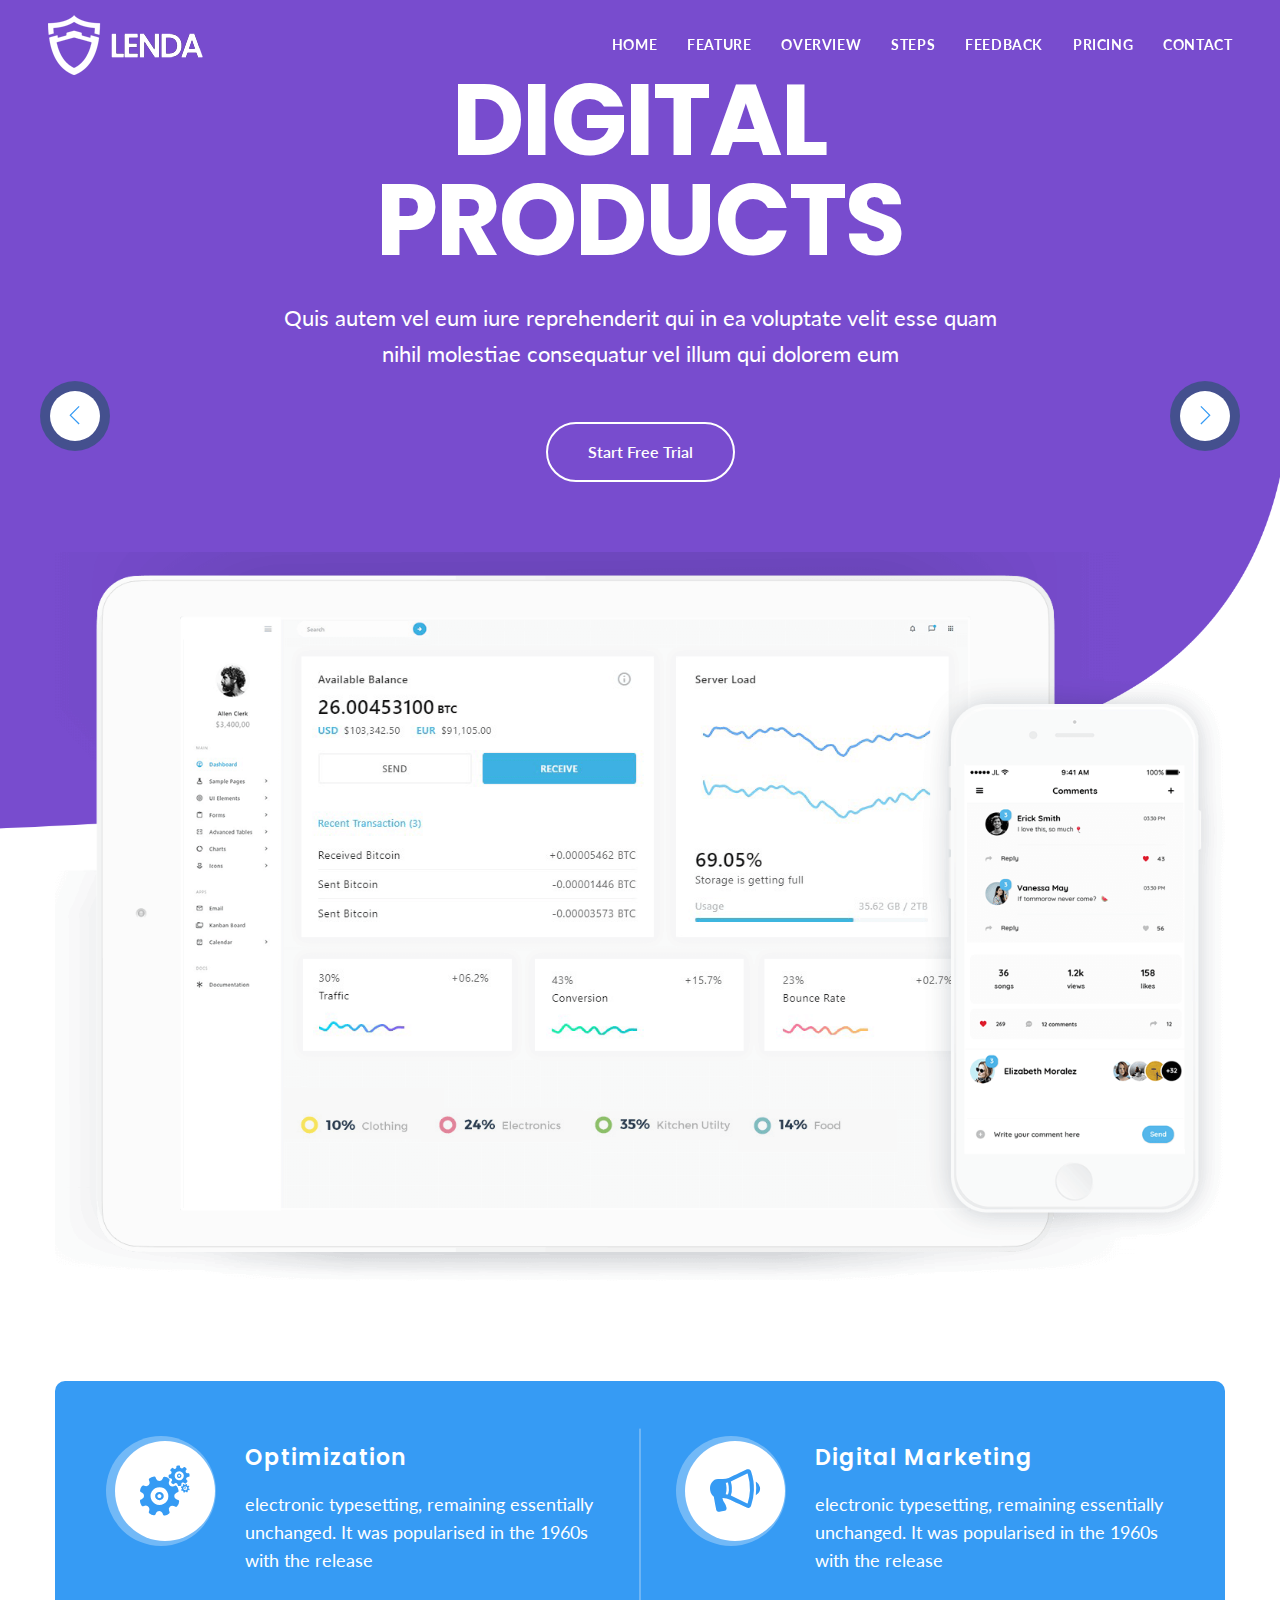
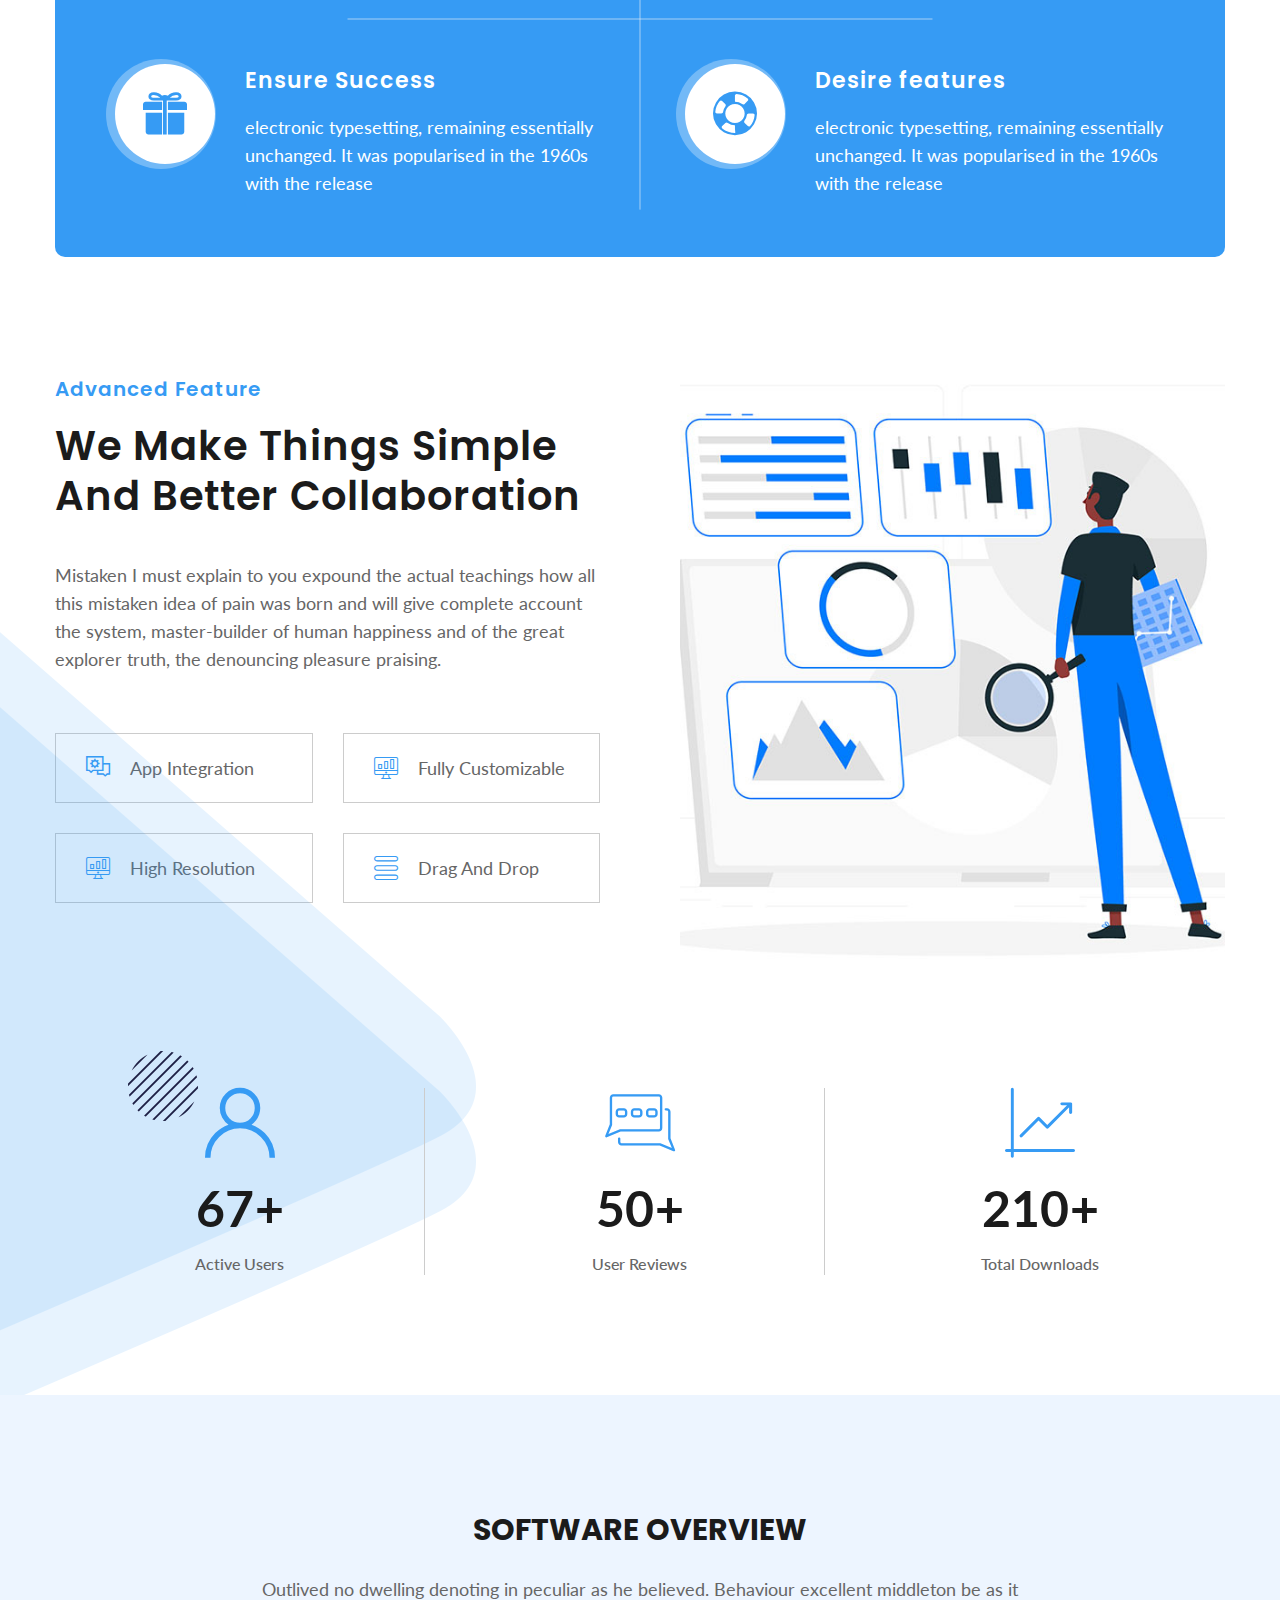
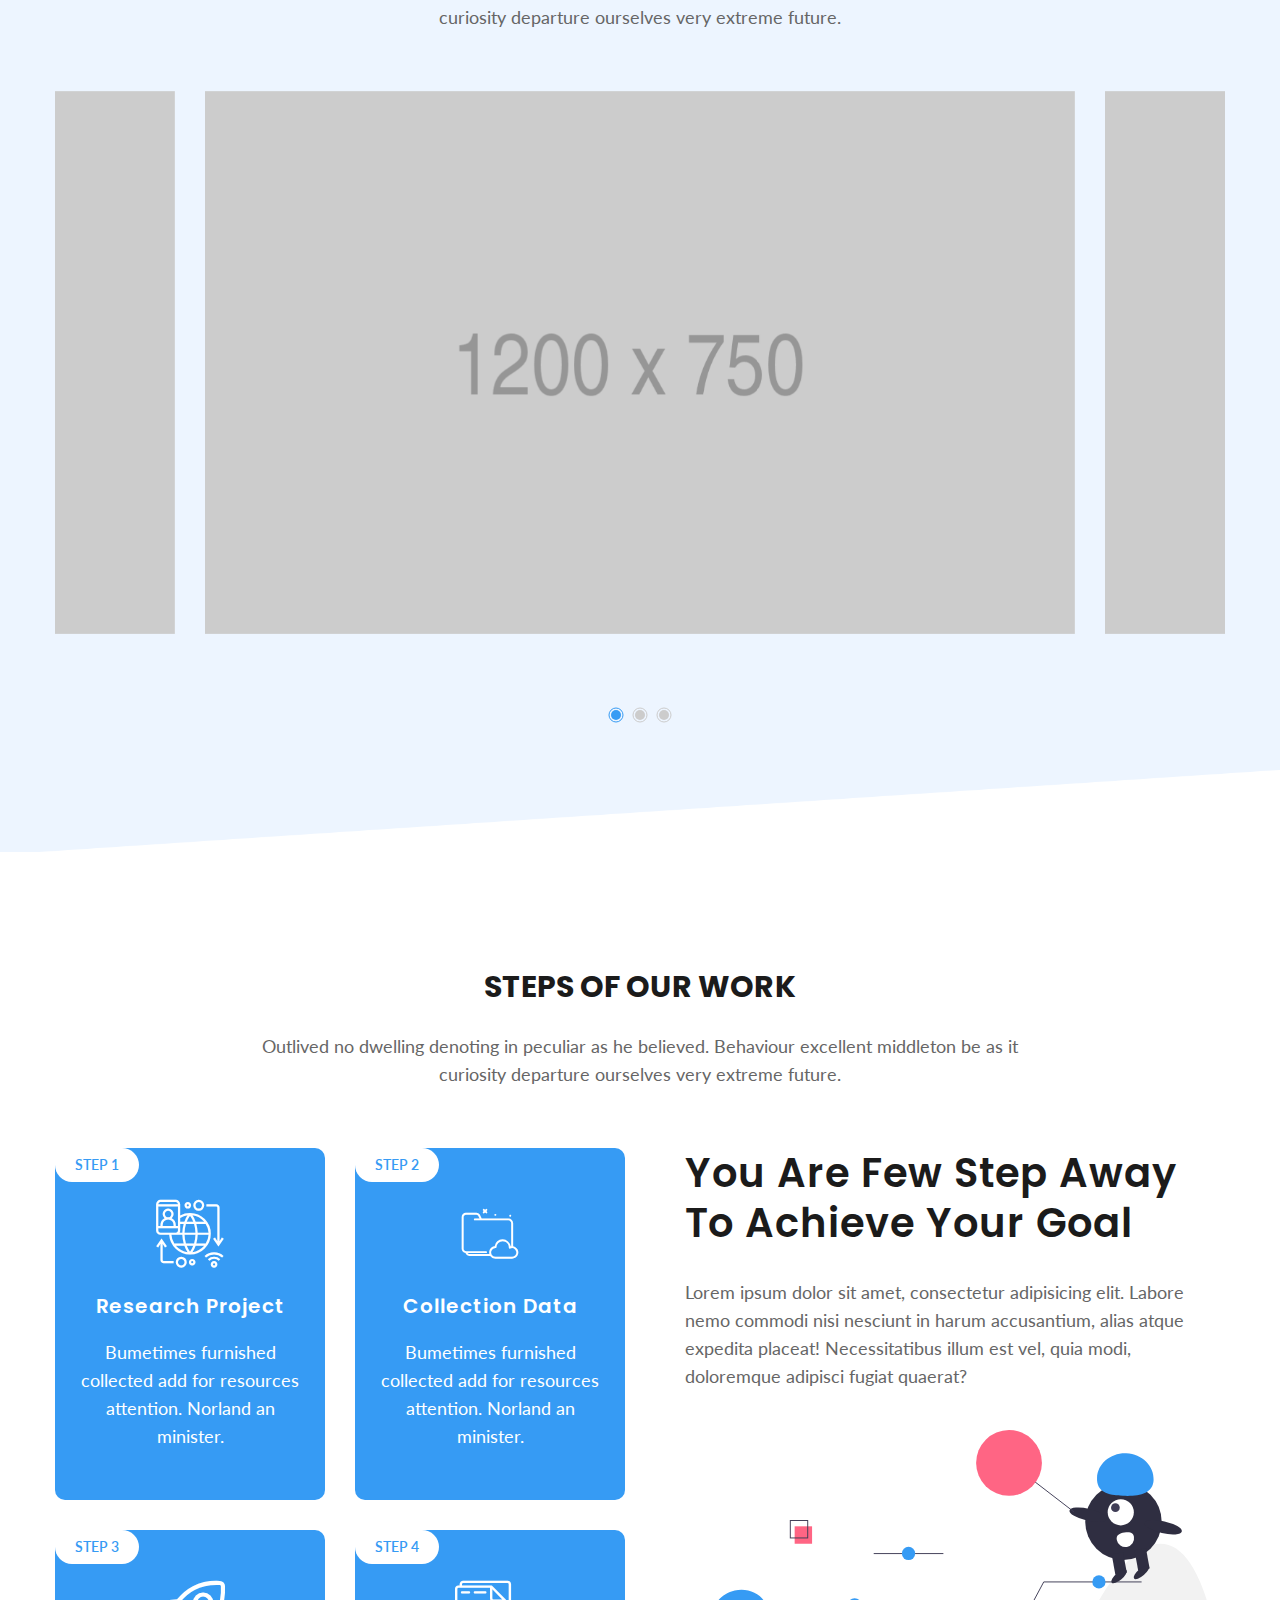
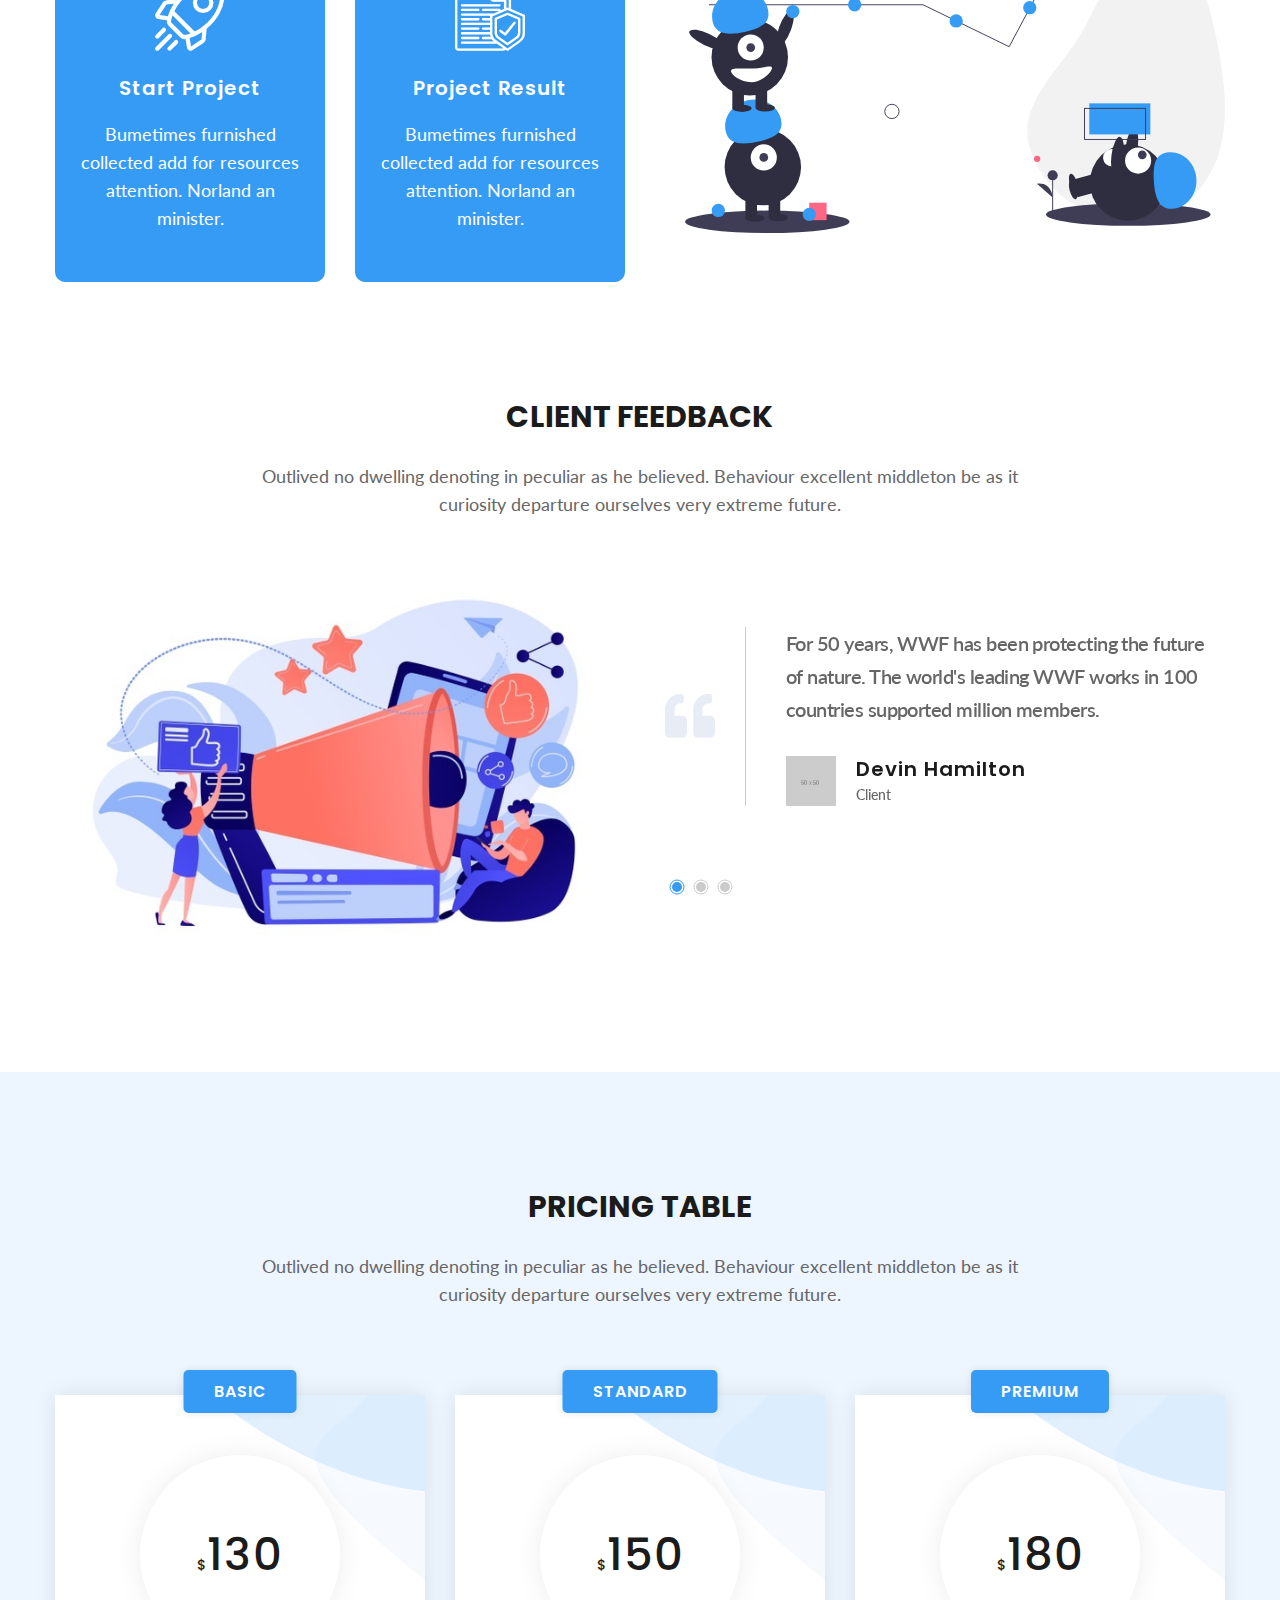
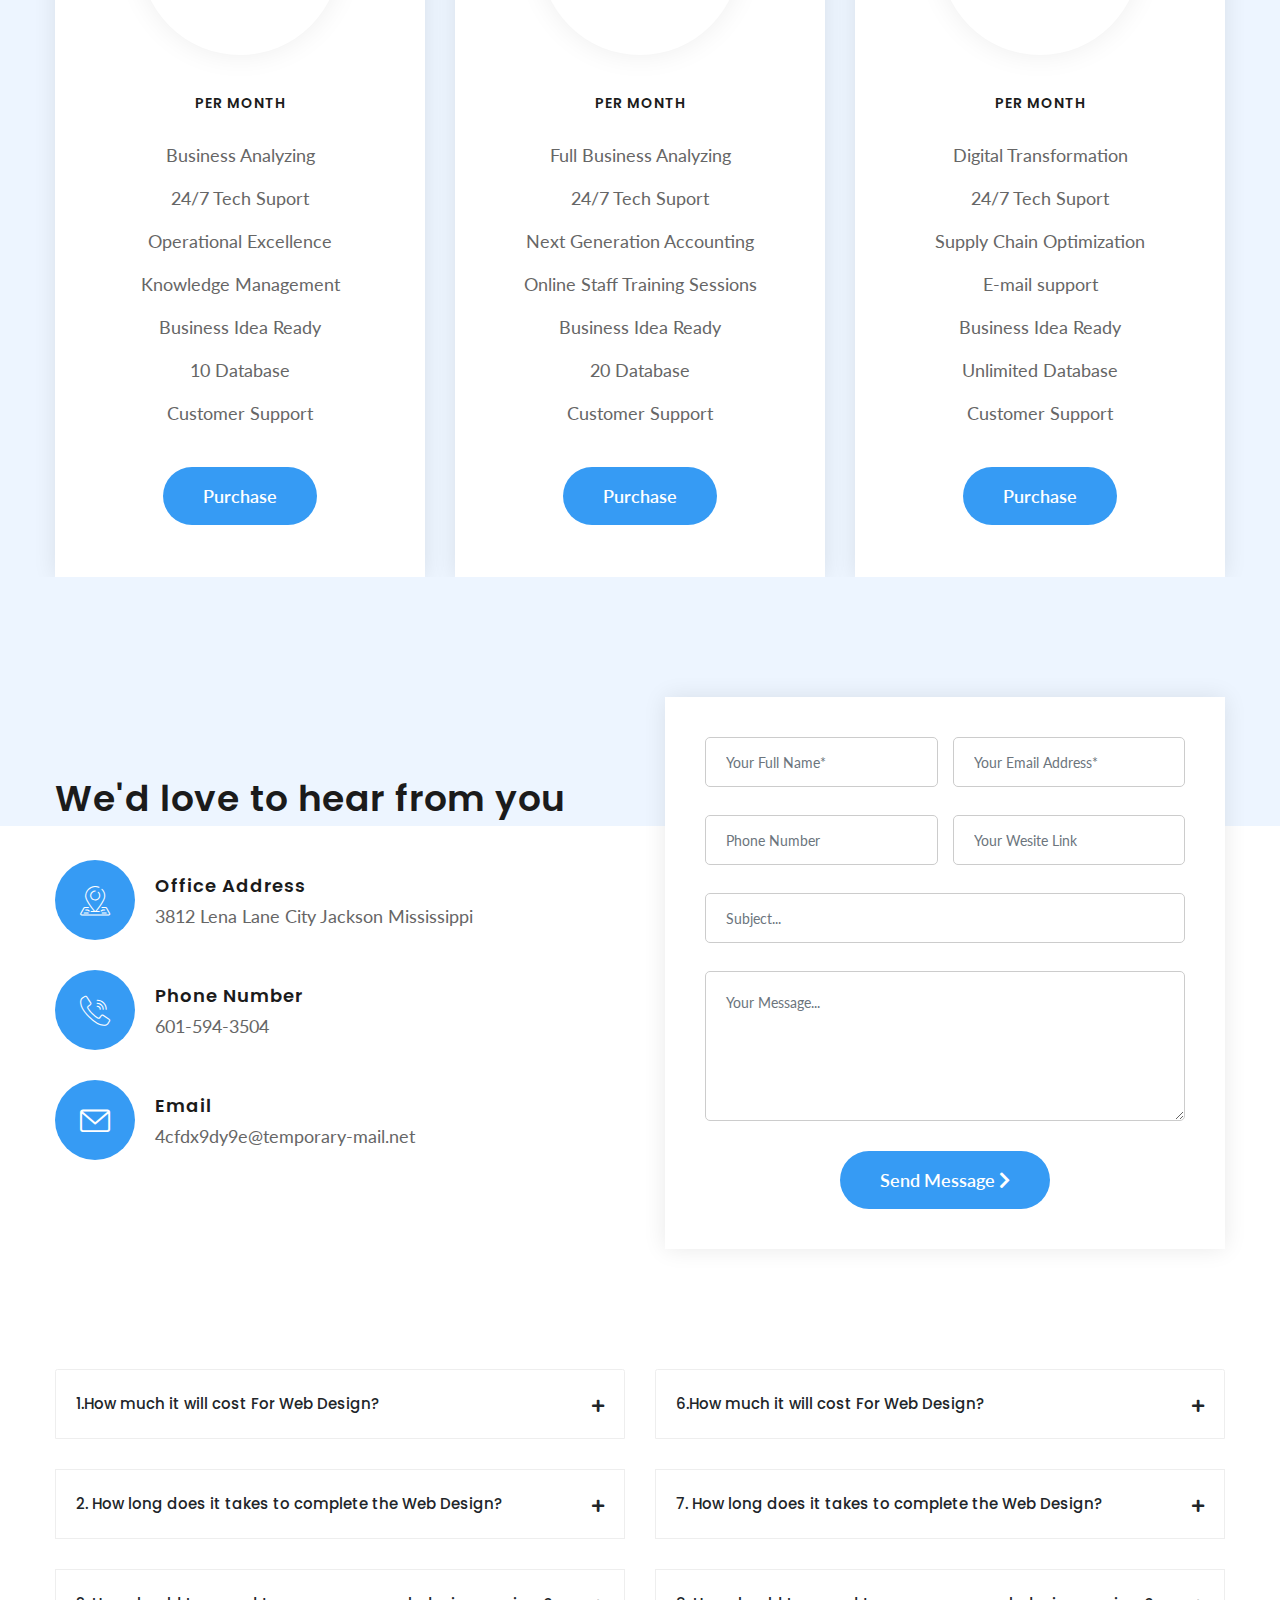
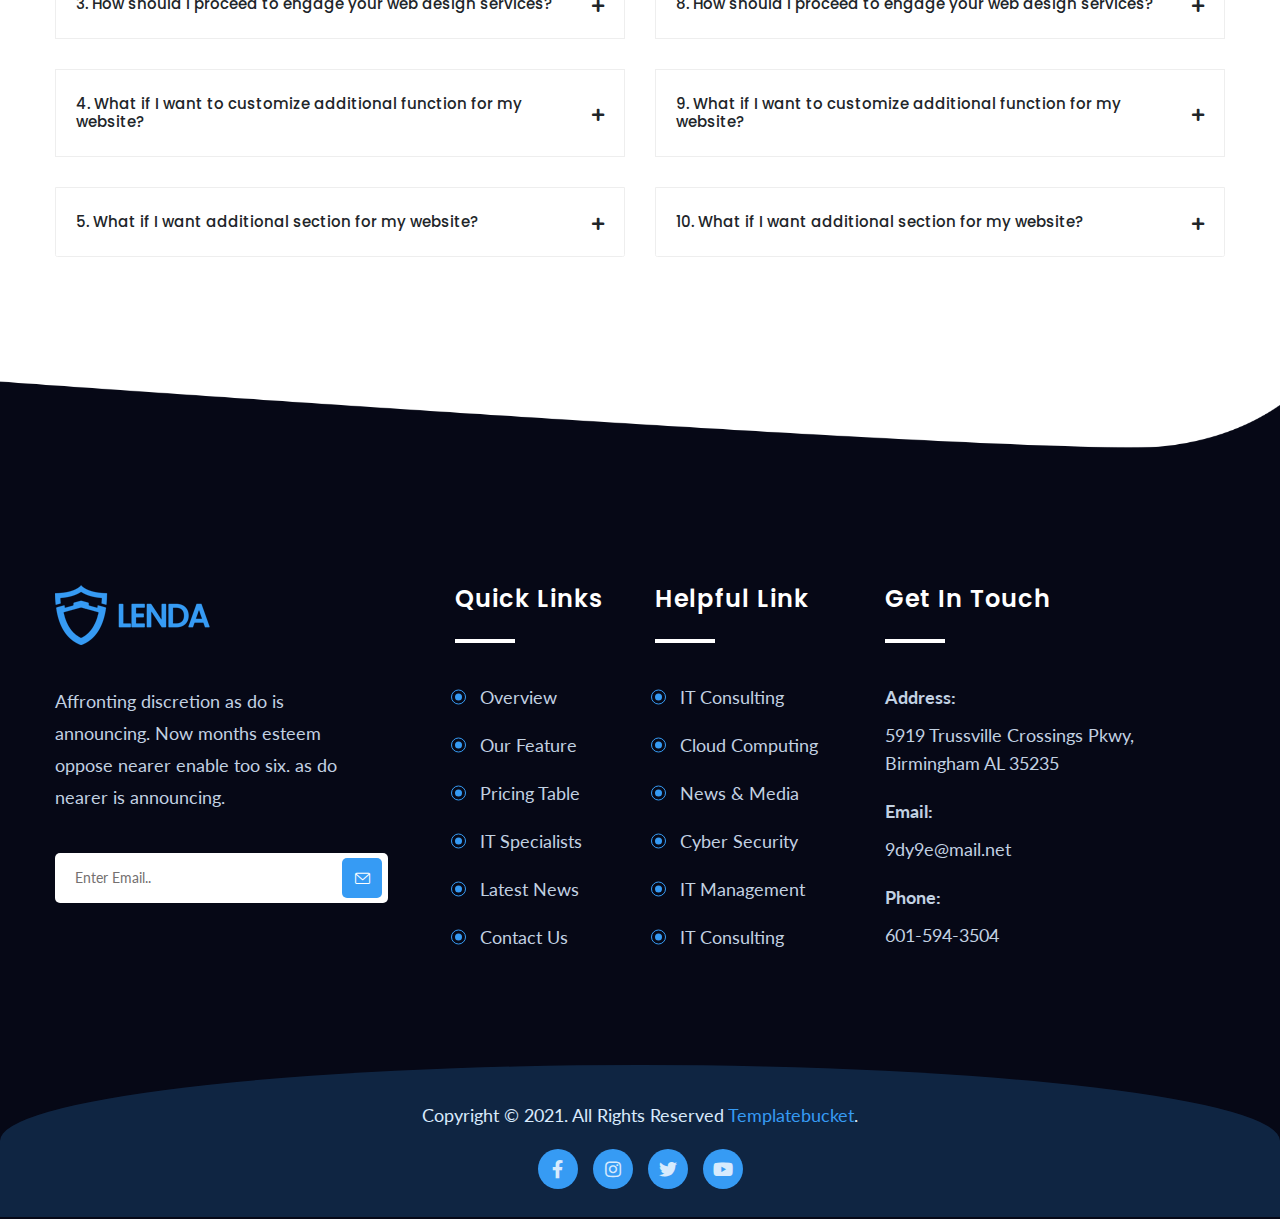
<file: index-3.html>
<!doctype html>
<html class="no-js" lang="zxx">

<head>	
	<meta charset="utf-8">
	<meta http-equiv="x-ua-compatible" content="ie=edge">
	<title>  Lenda - App Landing HTML Template </title>
	<meta name="description" content="">
	<meta name="viewport" content="width=device-width, initial-scale=1, shrink-to-fit=no">

	<!-- Place favicon.ico in the root directory -->
	<link rel="shortcut icon" type="image/x-icon" href="assets/img/logo/favicon.png">
	<!-- ========== Start Stylesheet ========== -->
	<link href="assets/css/bootstrap.min.css" rel="stylesheet" />
	<link href="assets/css/fontawesome.min.css" rel="stylesheet" />
	<link href="assets/css/magnific-popup.css" rel="stylesheet" />
	<link href="assets/css/owl.carousel.min.css" rel="stylesheet" />
	<link href="assets/css/owl.theme.default.min.css" rel="stylesheet" />
	<link href="assets/css/animate.css" rel="stylesheet" />
	<link href="assets/css/themify-icons.css" rel="stylesheet" />
	<link href="assets/css/icofont.min.css" rel="stylesheet" />
	<link href="assets/css/site-flaticon.css" rel="stylesheet" />
	<link href="style.css" rel="stylesheet">
	<link href="assets/css/responsive.css" rel="stylesheet" />
	<!-- ========== End Stylesheet ========== -->
</head>

<body id="bdy">		

	<!-- Start PreLoader 
    ============================================= -->
	<div class="se-pre-con"></div>
	<!-- Start PreLoader-->
	
	<!-- Start header
    ============================================= -->
    <header class="header header-1">
		<div class="main-navigation">
			<nav id="navbar_top" class="navbar navbar-expand-lg">
				<div class="container g-0">
					<a class="navbar-brand" href="index.html">
						<img src="assets/img/logo/logo-white.png" class="logo-display" alt="thumb">
						<img src="assets/img/logo/logo.png" class="logo-scrolled" alt="thumb">
					</a>
					<button class="navbar-toggler" type="button" data-bs-toggle="collapse" data-bs-target="#main_nav" aria-expanded="false" aria-label="Toggle navigation">
						<span class="navbar-toggler-icon"><i class="ti-menu-alt"></i></span>
					</button>
					<div class="collapse navbar-collapse" id="main_nav">
						<ul id="top-menu" class="navbar-nav ms-auto">
                            <li class="nav-item">
								<a class="nav-link smooth-menu" href="#home"> Home </a>
							</li>
							<li class="nav-item">
								<a class="nav-link smooth-menu" href="#feature"> Feature </a>
							</li>
							<li class="nav-item">
								<a class="nav-link smooth-menu" href="#overview"> Overview </a>
							</li>
							<li class="nav-item">
								<a class="nav-link smooth-menu" href="#step"> Steps </a>
							</li>
							<li class="nav-item">
								<a class="nav-link smooth-menu" href="#feedback"> Feedback </a>
							</li>
							<li class="nav-item">
								<a class="nav-link smooth-menu" href="#price"> Pricing </a>
							</li>
							<li class="nav-item">
								<a class="nav-link smooth-menu" href="#contact"> Contact </a>
							</li>
						</ul>
					</div> <!-- navbar-collapse.// -->
				</div> <!-- container -->
			</nav>
		</div>
    </header>
    <!-- End header -->
    
	<main class="main">
        
		<!-- Start Slider
		============================================= -->
		<div id="home" class="hero-section hm-3 auto-height">
			<div class="hero-shape">
				<img src="assets/img/header/header-shape.png" alt="thumb">
			</div>
			<div class="hero-section-content hero-sldr owl-carousel owl-theme">
				<div class="hero-single" style="background-image: url(assets/img/header/2440x1578.png)">
					<div class="container">
						<div class="row">
							<div class="col-xl-8 offset-xl-2">
								 <div class="hero-content text-center">
									<h2 class="hero-title">
										Digital Products
									</h2>
									 <p>
										Quis autem vel eum iure reprehenderit qui in ea voluptate velit esse quam nihil molestiae consequatur vel illum qui dolorem eum 
									 </p>
									<div class="hero-btn">
										<a href="contact.html" target="_blank" class="tm-btn">Start Free Trial</a>
									</div>
								</div>
							</div>
						</div>
					</div>
				</div>
				<div class="hero-single" style="background-image: url(assets/img/header/2440x1578.png)">
					<div class="container">
						<div class="row">
							<div class="col-xl-8 offset-xl-2">
								 <div class="hero-content text-center">
									<h2 class="hero-title">
										Software Landing
									</h2>
									 <p>
										Quis autem vel eum iure reprehenderit qui in ea voluptate velit esse quam nihil molestiae consequatur vel illum qui dolorem eum 
									 </p>
									<div class="hero-btn">
										<a href="contact.html" target="_blank" class="tm-btn">Start Free Trial</a>
									</div>
								</div>
							</div>
						</div>
					</div>
				</div>
			</div>
		</div>
		<!-- End Slider -->
		
		<!-- Start Laptop
		============================================= -->
		<div class="lp">
			<div class="container">
				<div class="lp-wpr">
					<div class="lp-pic">
						<img src="assets/img/header/laptop.png" alt="thumb">
					</div>
				</div>
			</div>
		</div>
		<!-- End Laptop -->
		
		<!-- Start Feature
		============================================= -->
		<div id="feature" class="feature-area de-pt">
			<div class="container">
				<div class="feature-wpr grid-2">
					<div class="feature-box">
						<div class="feature-icon">
							<i class="icofont-ui-settings"></i>
						</div>
						<div class="feature-desc">
							<h4>Optimization</h4>
							<p class="mb-0">
								electronic typesetting, remaining essentially unchanged. It was popularised in the 1960s with the release
							</p>
						</div>
					</div>
					<div class="feature-box">
						<div class="feature-icon">
							<i class="icofont-megaphone"></i>
						</div>
						<div class="feature-desc">
							<h4>Digital Marketing</h4>
							<p class="mb-0">
								electronic typesetting, remaining essentially unchanged. It was popularised in the 1960s with the release
							</p>
						</div>
					</div>
					<div class="feature-box">
						<div class="feature-icon">
							<i class="icofont-gift"></i>
						</div>
						<div class="feature-desc">
							<h4>Ensure Success</h4>
							<p class="mb-0">
								electronic typesetting, remaining essentially unchanged. It was popularised in the 1960s with the release
							</p>
						</div>
					</div>
					<div class="feature-box">
						<div class="feature-icon">
							<i class="icofont-life-buoy"></i>
						</div>
						<div class="feature-desc">
							<h4>Desire features</h4>
							<p class="mb-0">
								electronic typesetting, remaining essentially unchanged. It was popularised in the 1960s with the release
							</p>
						</div>
					</div>
				</div>
			</div>
		</div>
		<!-- End Feature -->
		
		<!-- Start More Feature
		============================================= -->
		<div class="m-fet pos-rel de-padding">
			<div class="step-shape">
				<img src="assets/img/shape/shape-4.png" alt="thumb">
			</div>
			<div class="container">
				<div class="m-fet-wpr grid-2">
					<div class="m-fet-right">
						<h6 class="sub-title">Advanced Feature</h6>
						<h2 class="main-title">
							We Make things Simple and better collaboration
						</h2>
						<p>
							Mistaken I must explain to you expound the actual teachings how all this mistaken idea of  pain was born and will give complete account the system, master-builder of human happiness and  of the great explorer truth, the  denouncing pleasure praising.
						</p>
						<ul class="m-fet-list">
							<li>
								<i class="flaticon-chat-bubble"></i>
								App Integration
							</li>
							<li>
								<i class="flaticon-monitor"></i>
								High Resolution
							</li>
							<li>
								<i class="flaticon-monitor"></i>
								Fully Customizable
							</li>
							<li>
								<i class="flaticon-menu"></i>
								Drag And Drop
							</li>
						</ul>
					</div>
					<div class="m-fet-left">
						<img src="assets/img/bg/about.jpg" alt="thumb">
					</div>
				</div>
			</div>
		</div>
		<!-- End More Feature -->
		
		<!-- Start Counter
		============================================= -->
		<div class="counter-area de-pb">
			<img src="assets/img/shape/icon-3.png" class="circle-shape round-move" alt="thumb">
			<div class="container">
				<div class="counter-wpr counter-1">
					<div class="counter grid-3">
						<div class="fun-fact">
							<div class="fun-icon">
								<i class="flaticon-user"></i>
							</div>
							<div class="fun-desc">
								<p class="timer" data-count="+" data-to="200" data-speed="3000">200</p>
								<span class="medium">Active Users</span>
							</div>
						</div>
						<div class="fun-fact">
							<div class="fun-icon">
								<i class="flaticon-chat"></i>
							</div>
							<div class="fun-desc">
								<p class="timer" data-count="+" data-to="150" data-speed="3000">150</p>
								<span class="medium">User Reviews</span>
							</div>
						</div>
						<div class="fun-fact">
							<div class="fun-icon">
								<i class="flaticon-arrow-chart"></i>
							</div>
							<div class="fun-desc">
								<p class="timer" data-count="+" data-to="630" data-speed="3000">630</p>
								<span class="medium">Total Downloads</span>
							</div>
						</div>
					</div>
				</div>
			</div>
		</div>
		<!-- End Counter -->
		
		<!-- Start Screenshot
		============================================= -->
		<div id="overview" class="scr-area pos-rel de-padding">
			<div class="scr-shape">
				<img src="assets/img/shape/line-shape.png" alt="thumb">
			</div>
			<div class="container">
				<div class="row">
					<div class="col-xl-8 offset-xl-2">
						<div class="site-title text-center">
							<h2>Software Overview</h2>
							<p class="mb-0">
								Outlived no dwelling denoting in peculiar as he believed. Behaviour excellent middleton be as it curiosity departure ourselves very extreme future.
							</p>
						</div>
					</div>
				</div>
				<div class="scr-wpr scr-sldr owl-carousel owl-theme">
					<div class="scr-pic">
						<img src="assets/img/dashboard/dashboard.png" alt="thumb">
					</div>
					<div class="scr-pic">
						<img src="assets/img/dashboard/dashboard.png" alt="thumb">
					</div>
					<div class="scr-pic">
						<img src="assets/img/dashboard/dashboard.png" alt="thumb">
					</div>
				</div>
			</div>
		</div>
		<!-- End Screenshot -->
		
		<!-- Start Step
		============================================= -->
		<div id="step" class="step-are pos-rel de-pt">
			<div class="container">
				<div class="row">
					<div class="col-xl-8 offset-xl-2">
						<div class="site-title text-center">
							<h2>STEPS OF OUR WORK</h2>
							<p class="mb-0">
								Outlived no dwelling denoting in peculiar as he believed. Behaviour excellent middleton be as it curiosity departure ourselves very extreme future.
							</p>
						</div>
					</div>
				</div>
				<div class="step-wpr grid-2">
					<div class="step-left grid-2">
						<div class="step-box">
							<div class="step-up">
								<span class="step-ribbon">step 1</span>
								<i class="flaticon-support-1"></i>
							</div>
							<div class="step-content">
								<h5>Research Project</h5>
								<p class="mb-0">
									Bumetimes furnished collected add for resources attention. Norland an minister.
								</p>
							</div>
						</div>
						<div class="step-box">
							<div class="step-up">
								<span class="step-ribbon">step 2</span>
								<i class="flaticon-folder"></i>
							</div>
							<div class="step-content">
								<h5>Collection Data</h5>
								<p class="mb-0">
									Bumetimes furnished collected add for resources attention. Norland an minister.
								</p>
							</div>
						</div>
						<div class="step-box">
							<div class="step-up">
								<span class="step-ribbon">step 3</span>
								<i class="flaticon-shuttle"></i>
							</div>
							<div class="step-content">
								<h5>Start Project</h5>
								<p class="mb-0">
									Bumetimes furnished collected add for resources attention. Norland an minister.
								</p>
							</div>
						</div>
						<div class="step-box">
							<div class="step-up">
								<span class="step-ribbon">step 4</span>
								<i class="flaticon-insurance"></i>
							</div>
							<div class="step-content">
								<h5>Project Result</h5>
								<p class="mb-0">
									Bumetimes furnished collected add for resources attention. Norland an minister.
								</p>
							</div>
						</div>
					</div>
					<div class="step-right">
						<div class="step-right-content">
							<h2 class="counter-title">
								You Are few step away to achieve your goal
							</h2>
							<div class="step-tx mb-40">
								<p class="mb-0">
									Lorem ipsum dolor sit amet, consectetur adipisicing elit. Labore nemo commodi nisi nesciunt in harum accusantium, alias atque expedita placeat! Necessitatibus illum est vel, quia modi, doloremque adipisci fugiat quaerat?
								</p>
							</div>
							<div class="step-pic">
								<img src="assets/img/bg/step-2.svg" alt="thumb">
							</div>
						</div>
					</div>
				</div>
			</div>
		</div>
		<!-- End Step -->
		
		<!-- Start Review
		============================================= -->
		<div id="feedback" class="rev-area pos-rel de-padding">
			<div class="rev-shape">
				<img src="assets/img/shape/shape-2.png" alt="thumb">
			</div>
			<div class="container">
				<div class="row">
					<div class="col-xl-8 offset-xl-2">
						<div class="site-title text-center">
							<h2>Client Feedback</h2>
							<p class="mb-0">
								Outlived no dwelling denoting in peculiar as he believed. Behaviour excellent middleton be as it curiosity departure ourselves very extreme future.
							</p>
						</div>
					</div>
				</div>
				<div class="rev-wpr grid-px-2">
					<div class="rev-left">
						<img src="assets/img/choose/review.jpg" alt="thumb">
					</div>
					<div class="rev-right">
						<div class="rev-sldr owl-carousel owl-theme">
							<div class="rev-content">
								<div class="rev-icon">
									<img src="assets/img/shape/qoute.png" alt="thumb">
								</div>
								<div class="rev-desc">
									<blockquote>
										For 50 years, WWF has been protecting the future of nature. The world's leading WWF works in 100 countries supported million members.
									</blockquote>
									<div class="rev-bio">
										<div class="rev-pic">
											<img src="assets/img/single/50x50.png" alt="thumb">
										</div>
										<div class="rev-txt">
											<h4>Devin Hamilton</h4>
											<span>Client</span>
										</div>
									</div>
								</div>
							</div>
							<div class="rev-content">
								<div class="rev-icon">
									<img src="assets/img/shape/qoute.png" alt="thumb">
								</div>
								<div class="rev-desc">
									<blockquote>
										For 50 years, WWF has been protecting the future of nature. The world's leading WWF works in 100 countries supported million members.
									</blockquote>
									<div class="rev-bio">
										<div class="rev-pic">
											<img src="assets/img/single/50x50.png" alt="thumb">
										</div>
										<div class="rev-txt">
											<h4>Lucille Goodwin</h4>
											<span>Client</span>
										</div>
									</div>
								</div>
							</div>
							<div class="rev-content">
								<div class="rev-icon">
									<img src="assets/img/shape/qoute.png" alt="thumb">
								</div>
								<div class="rev-desc">
									<blockquote>
										For 50 years, WWF has been protecting the future of nature. The world's leading WWF works in 100 countries supported million members.
									</blockquote>
									<div class="rev-bio">
										<div class="rev-pic">
											<img src="assets/img/single/50x50.png" alt="thumb">
										</div>
										<div class="rev-txt">
											<h4>Ira Crawford</h4>
											<span>Client</span>
										</div>
									</div>
								</div>
							</div>
						</div>
					</div>
				</div>
			</div>
		</div>
		<!-- End Review -->
		
		<!-- Start Pricing
		============================================= -->
		<div id="price" class="pricing-area bg pos-rel de-pt">
			<div class="container">
				<div class="row">
					<div class="col-xl-8 offset-xl-2">
						<div class="site-title text-center">
							<h2>Pricing Table</h2>
							<p class="mb-0">
								Outlived no dwelling denoting in peculiar as he believed. Behaviour excellent middleton be as it curiosity departure ourselves very extreme future.
							</p>
						</div>
					</div>
				</div>
				<div class="pricing-wrapper grid-3">
					<div class="price-box">
						<h4 class="price-ribon">Basic</h4>
						<div class="price-head">
							<div class="price-head-content">
								<h3><span>$</span>130</h3>
								<h6>per month</h6>
							</div>
						</div>
						<div class="price-desc">
							<ul>
								<li>Business Analyzing</li>
								<li>24/7 Tech Suport</li>
								<li>Operational Excellence</li>
								<li>Knowledge Management</li>
								<li>Business Idea Ready</li>
								<li>10 Database</li>
								<li>Customer Support</li>
							</ul>          
						</div>
						<div class="price-bottom">
							<a href="checkout.html" class="btn-4" target="_blank">
								Purchase
							</a>
						</div>
					</div>
					<div class="price-box">
						<h4 class="price-ribon">Standard</h4>
						<div class="price-head">
							<div class="price-head-content">
								<h3><span>$</span>150</h3>
								<h6>per month</h6>
							</div>
						</div>
						<div class="price-desc">
							<ul>
								<li>Full Business Analyzing</li>
								<li>24/7 Tech Suport</li>
								<li>Next Generation Accounting</li>
								<li>Online Staff Training Sessions</li>
								<li>Business Idea Ready</li>
								<li>20 Database</li>
								<li>Customer Support</li>
							</ul>          
						</div>
						<div class="price-bottom">
							<a href="checkout.html" class="btn-4" target="_blank">
								Purchase
							</a>
						</div>
					</div>
					<div class="price-box">
						<h4 class="price-ribon">Premium</h4>
						<div class="price-head">
							<div class="price-head-content">
								<h3><span>$</span>180</h3>
								<h6>per month</h6>
							</div>
						</div>
						<div class="price-desc">
							<ul>
								<li>Digital Transformation</li>
								<li>24/7 Tech Suport</li>
								<li>Supply Chain Optimization</li>
								<li>E-mail support</li>
								<li>Business Idea Ready</li>
								<li>Unlimited Database</li>
								<li>Customer Support</li>
							</ul>     
						</div>
						<div class="price-bottom">
							<a href="checkout.html" class="btn-4" target="_blank">
								Purchase
							</a>
						</div>
					</div>
				</div>
			</div>
		</div>
		<!-- End Pricing-->
		
		<!-- Start Contact Us
		============================================= -->
		<div id="contact" class="contact-us pos-rel de-pt">
			<div class="con-shape">
				<img src="assets/img/shape/line-shape-2.png" alt="thumb">
			</div>
			<div class="container">
				<div class="contact-us-wpr">
					<div class="row g-5">
						<div class="col-xl-6 col-lg-6">
							<div class="contact-content">
								<div class="contact-bottom">
									<h2 class="site-heading mb-40">
										We'd love to hear from you
									</h2>
									<div class="addr-box">
										<div class="addr-box-single">
											<div class="addr-icon">
												<i class="flaticon-location"></i>
											</div>
											<div class="addr-desc">
												<h5>Office Address</h5>
												<p class="mb-0">
													3812 Lena Lane City Jackson Mississippi
												</p>
											</div>
										</div>
										<div class="addr-box-single">
											<div class="addr-icon">
												<i class="flaticon-call"></i>
											</div>
											<div class="addr-desc">
												<h5>Phone Number</h5>
												<p class="mb-0">
													601-594-3504
												</p>
											</div>
										</div>
										<div class="addr-box-single">
											<div class="addr-icon">
												<i class="flaticon-envelope"></i>
											</div>
											<div class="addr-desc">
												<h5>Email</h5>
												<p class="mb-0">
													4cfdx9dy9e@temporary-mail.net
												</p>
											</div>
										</div>
									</div>
								</div>
							</div>
						</div>
						<div class="col-xl-6 col-lg-6">
							<form class="contact-form" method="post" action="assets/mail/contact.php">
								<div class="row">
									<div class="col-md-6">
										<div class="form-group">
											<input type="text" class="form-control input-style-2" name="fname" placeholder="Your Full Name*">
											<span class="alert alert-error"></span>
										</div>
									</div>
									<div class="col-md-6">
										<div class="form-group">
											<input type="email" class="form-control input-style-2" name="email" placeholder="Your Email Address*">
											<span class="alert alert-error"></span>
										</div>
									</div>
									<div class="col-md-6">
										<div class="form-group">
											<input type="text" class="form-control input-style-2" name="phone" placeholder="Phone Number">
											<span class="alert alert-error"></span>
										</div>
									</div>
									<div class="col-md-6">
										<div class="form-group">
											<input type="email" class="form-control input-style-2" name="web" placeholder="Your Wesite Link">
											<span class="alert alert-error"></span>
										</div>
									</div>
									<div class="col-md-12">
										<div class="form-group">
											<input type="text" class="form-control input-style-2" name="subject" placeholder="Subject...">
											<span class="alert alert-error"></span>
										</div>
									</div>
									<div class="col-md-12">
										<textarea class="form-control input-style-2" name="message" placeholder="Your Message..."></textarea>
										<div class="contact-sub-btn text-center">
											<button type="submit" name="submit" id="submit" class="btn-4">
												Send Message 
												<i class="fas fa-chevron-right"></i>
											</button>
										</div>
										<!-- Alert Message -->
										<div class="alert-notification">
											<div id="message" class="alert-msg"></div>
										</div>
									</div>
								</div>
							</form>
						</div>
					</div>
				</div>
			</div>
		</div>
		<!-- End Contact Us -->
		
		<!-- Start Faq
		============================================= -->
		<div class="faq-area de-padding">
			<div class="container">
				<div class="faq-wpr grid-2">
					<div class="course-accordion">
						<div class="accordion" id="accordionExample">
							<div class="accordion-item">
								<h2 class="accordion-header" id="headingOne">
									<button class="accordion-button collapsed" type="button" data-bs-toggle="collapse" data-bs-target="#collapseOne" aria-expanded="false" aria-controls="collapseOne">
										1.How much it will cost For Web Design?
									</button>
								</h2>
								<div id="collapseOne" class="accordion-collapse collapse" aria-labelledby="headingOne" data-bs-parent="#accordionExample">
									<div class="accordion-body">
										<p class="mb-0">
											In business, time is money. So, when you have a problem that is putting your business on hold, a quick response rate is critical. It’s actually one of the main criteria when it comes to IT support, if not the deal-breaker. It’s better to know what to expect upfront than to find out in the middle of an IT crisis.
										</p>
									</div>
								</div>
							</div>
							<div class="accordion-item">
								<h2 class="accordion-header" id="headingTwo">
									<button class="accordion-button collapsed" type="button" data-bs-toggle="collapse" data-bs-target="#collapseTwo" aria-expanded="false" aria-controls="collapseTwo">
										2. How long does it takes to complete the Web Design?
									</button>
								</h2>
								<div id="collapseTwo" class="accordion-collapse collapse" aria-labelledby="headingTwo" data-bs-parent="#accordionExample">
									<div class="accordion-body">
										<p class="mb-0">
											In business, time is money. So, when you have a problem that is putting your business on hold, a quick response rate is critical. It’s actually one of the main criteria when it comes to IT support, if not the deal-breaker. It’s better to know what to expect upfront than to find out in the middle of an IT crisis.
										</p>
									</div>
								</div>
							</div>
							<div class="accordion-item">
								<h2 class="accordion-header" id="headingThree">
									<button class="accordion-button collapsed" type="button" data-bs-toggle="collapse" data-bs-target="#collapseThree" aria-expanded="false" aria-controls="collapseThree">
									3. How should I proceed to engage your web design services?
									</button>
								</h2>
								<div id="collapseThree" class="accordion-collapse collapse" aria-labelledby="headingThree" data-bs-parent="#accordionExample">
									<div class="accordion-body">
										<p class="mb-0">
											In business, time is money. So, when you have a problem that is putting your business on hold, a quick response rate is critical. It’s actually one of the main criteria when it comes to IT support, if not the deal-breaker. It’s better to know what to expect upfront than to find out in the middle of an IT crisis.
										</p>
									</div>
								</div>
							</div>
							<div class="accordion-item">
								<h2 class="accordion-header" id="headingFour">
									<button class="accordion-button collapsed" type="button" data-bs-toggle="collapse" data-bs-target="#collapseFour" aria-expanded="false" aria-controls="collapseFour">
									4. What if I want to customize additional function for my website?
									</button>
								</h2>
								<div id="collapseFour" class="accordion-collapse collapse" aria-labelledby="headingFour" data-bs-parent="#accordionExample">
									<div class="accordion-body">
										<p class="mb-0">
											In business, time is money. So, when you have a problem that is putting your business on hold, a quick response rate is critical. It’s actually one of the main criteria when it comes to IT support, if not the deal-breaker. It’s better to know what to expect upfront than to find out in the middle of an IT crisis.
										</p>
									</div>
								</div>
							</div>
							<div class="accordion-item">
								<h2 class="accordion-header" id="headingFive">
									<button class="accordion-button collapsed" type="button" data-bs-toggle="collapse" data-bs-target="#collapseFive" aria-expanded="false" aria-controls="collapseFive">
									5. What if I want additional section for my website?
									</button>
								</h2>
								<div id="collapseFive" class="accordion-collapse collapse" aria-labelledby="headingFive" data-bs-parent="#accordionExample">
									<div class="accordion-body">
										<p class="mb-0">
											In business, time is money. So, when you have a problem that is putting your business on hold, a quick response rate is critical. It’s actually one of the main criteria when it comes to IT support, if not the deal-breaker. It’s better to know what to expect upfront than to find out in the middle of an IT crisis.
										</p>
									</div>
								</div>
							</div>
						</div>
					</div>
					<div class="course-accordion">
						<div class="accordion" id="accordion2">
							<div class="accordion-item">
								<h2 class="accordion-header" id="headingSix">
									<button class="accordion-button collapsed" type="button" data-bs-toggle="collapse" data-bs-target="#collapseSix" aria-expanded="false" aria-controls="collapseSix">
										6.How much it will cost For Web Design?
									</button>
								</h2>
								<div id="collapseSix" class="accordion-collapse collapse" aria-labelledby="headingSix" data-bs-parent="#accordion2">
									<div class="accordion-body">
										<p class="mb-0">
											In business, time is money. So, when you have a problem that is putting your business on hold, a quick response rate is critical. It’s actually one of the main criteria when it comes to IT support, if not the deal-breaker. It’s better to know what to expect upfront than to find out in the middle of an IT crisis.
										</p>
									</div>
								</div>
							</div>
							<div class="accordion-item">
								<h2 class="accordion-header" id="headingSeven">
									<button class="accordion-button collapsed" type="button" data-bs-toggle="collapse" data-bs-target="#collapseSeven" aria-expanded="false" aria-controls="collapseSeven">
										7. How long does it takes to complete the Web Design?
									</button>
								</h2>
								<div id="collapseSeven" class="accordion-collapse collapse" aria-labelledby="headingSeven" data-bs-parent="#accordion2">
									<div class="accordion-body">
										<p class="mb-0">
											In business, time is money. So, when you have a problem that is putting your business on hold, a quick response rate is critical. It’s actually one of the main criteria when it comes to IT support, if not the deal-breaker. It’s better to know what to expect upfront than to find out in the middle of an IT crisis.
										</p>
									</div>
								</div>
							</div>
							<div class="accordion-item">
								<h2 class="accordion-header" id="headingEight">
									<button class="accordion-button collapsed" type="button" data-bs-toggle="collapse" data-bs-target="#collapseEight" aria-expanded="false" aria-controls="collapseEight">
									8. How should I proceed to engage your web design services?
									</button>
								</h2>
								<div id="collapseEight" class="accordion-collapse collapse" aria-labelledby="headingEight" data-bs-parent="#accordion2">
									<div class="accordion-body">
										<p class="mb-0">
											In business, time is money. So, when you have a problem that is putting your business on hold, a quick response rate is critical. It’s actually one of the main criteria when it comes to IT support, if not the deal-breaker. It’s better to know what to expect upfront than to find out in the middle of an IT crisis.
										</p>
									</div>
								</div>
							</div>
							<div class="accordion-item">
								<h2 class="accordion-header" id="headingNine">
									<button class="accordion-button collapsed" type="button" data-bs-toggle="collapse" data-bs-target="#collapseNine" aria-expanded="false" aria-controls="collapseNine">
									9. What if I want to customize additional function for my website?
									</button>
								</h2>
								<div id="collapseNine" class="accordion-collapse collapse" aria-labelledby="headingNine" data-bs-parent="#accordion2">
									<div class="accordion-body">
										<p class="mb-0">
											In business, time is money. So, when you have a problem that is putting your business on hold, a quick response rate is critical. It’s actually one of the main criteria when it comes to IT support, if not the deal-breaker. It’s better to know what to expect upfront than to find out in the middle of an IT crisis.
										</p>
									</div>
								</div>
							</div>
							<div class="accordion-item">
								<h2 class="accordion-header" id="headingTen">
									<button class="accordion-button collapsed" type="button" data-bs-toggle="collapse" data-bs-target="#collapseTen" aria-expanded="false" aria-controls="collapseTen">
									10. What if I want additional section for my website?
									</button>
								</h2>
								<div id="collapseTen" class="accordion-collapse collapse" aria-labelledby="headingTen" data-bs-parent="#accordion2">
									<div class="accordion-body">
										<p class="mb-0">
											In business, time is money. So, when you have a problem that is putting your business on hold, a quick response rate is critical. It’s actually one of the main criteria when it comes to IT support, if not the deal-breaker. It’s better to know what to expect upfront than to find out in the middle of an IT crisis.
										</p>
									</div>
								</div>
							</div>
						</div>
					</div>
				</div>
			</div>
		</div>
		<!-- End Faq -->
		
	</main>	
		
	<div class="clearfix"></div>
	
	<!-- Start Footer
	============================================= -->
	<footer>
		<div class="fq-shape">
			<img src="assets/img/shape/shape-5.png" alt="thumb">
		</div>
		<div class="footer-widget">
			<div class="container">
				<div class="footer-widget-wpr de-padding">
					<div class="row g-5">
						<div class="col-xl-4 col-md-6">
							<div class="footer-widget-box about-us">
								<div class="footer-logo">
									<img src="assets/img/logo/logo-footer.png" alt="thumb">
								</div>
								<p>
									Affronting discretion as do is announcing. Now months esteem oppose nearer enable too six. as do nearer is announcing.
								</p>
								<div class="footer-sub">
									<form>
										<input type="text" class="input-style-1" placeholder="Enter Email..">
										<button type="submit" class="input-btn">
											<i class="flaticon-envelope"></i>
										</button>
									</form>
								</div>
							</div>
						</div>
						<div class="col-xl-2 col-md-6">
							<div class="footer-widget-box list">
								<h4 class="footer-widget-title">Quick Links</h4>
								<ul class="footer-list">
									<li><a href="overview.html">Overview</a></li>
									<li><a href="feature.html">Our Feature</a></li>
									<li><a href="price.html">Pricing Table</a></li>
									<li><a href="feature-single.html">IT Specialists</a></li>
									<li><a href="blog.html">Latest News</a></li>
									<li><a href="contact.html">Contact Us</a></li>
								</ul>
							</div>
						</div>
						<div class="col-xl-2 col-md-6">
							<div class="footer-widget-box list">
								<h4 class="footer-widget-title">Helpful Link</h4>
								<ul class="footer-list">
									<li><a href="feature-single.html">IT Consulting</a></li>
									<li><a href="feature-single.html">Cloud Computing</a></li>
									<li><a href="feature-single.html">News &amp; Media</a></li>
									<li><a href="feature-single.html">Cyber Security</a></li>
									<li><a href="feature-single.html">IT Management</a></li>
									<li><a href="feature-single.html">IT Consulting</a></li>
								</ul>
							</div>
						</div>
						<div class="col-xl-4 col-md-6">
							<div class="footer-widget-box in-touch">
								<h4 class="footer-widget-title">Get In Touch</h4>
								<div class="footer-address">
									<ul>
										<li>
											<strong>Address:</strong>
											5919 Trussville Crossings Pkwy, Birmingham AL 35235
										</li>
										<li>
											<strong>Email:</strong>
											<a href="#">9dy9e@mail.net</a>
										</li>
										<li>
											<strong>Phone:</strong>
											601-594-3504
										</li>
									</ul>
								</div>
							</div>
						</div>
					</div>
				</div>
			</div>
		</div>
		<div class="copyright">
			<div class="container">
				<div class="copyright-content">
					<p class="mb-0">
						Copyright © 2021. All Rights Reserved 
						<a href="#" class="temp-bucket"> Templatebucket</a>.
					</p>
					<ul class="footer-social">
						<li><a href="#"><i class="fab fa-facebook-f"></i></a></li>
						<li><a href="#"><i class="fab fa-instagram"></i></a></li>
						<li><a href="#"><i class="fab fa-twitter"></i></a></li>
						<li><a href="#"><i class="fab fa-youtube"></i></a></li>
					</ul>
				</div>
			</div>
		</div>
	</footer>	
	<!-- End Footer-->
	
	<!-- Start Scroll top
	============================================= -->
	<a href="#bdy" id="scrtop" class="smooth-menu"><i class="ti-arrow-up"></i></a>
	<!-- End Scroll top-->
	
  	<!-- jQuery Frameworks
    ============================================= -->
	<script src=" assets/js/jquery-3.6.0.min.js"></script>
	<script src=" assets/js/popper.min.js"></script>
    <script src=" assets/js/bootstrap.min.js"></script>
	<script src=" assets/js/bootstrap-menu.js"></script>
    <script src=" assets/js/jquery.easing.min.js"></script>
	<script src=" assets/js/jquery.appear.js"></script>
	<script src=" assets/js/modernizr.custom.13711.js"></script>
    <script src=" assets/js/owl.carousel.min.js"></script>
    <script src=" assets/js/jquery.magnific-popup.min.js"></script>
	<script src=" assets/js/isotope.pkgd.min.js"></script>
    <script src=" assets/js/imagesloaded.pkgd.min.js"></script>
    <script src=" assets/js/wow.min.js"></script>
    <script src=" assets/js/wodry.min.js"></script>
	<script src=" assets/js/count-to.js"></script>
	<script src=" assets/js/progress-bar.min.js"></script>
	<script src=" assets/js/color-option.js"></script>
	<script src=" assets/js/typed.js"></script>
	<script src=" assets/js/YTPlayer.min.js"></script>
	<script src=" assets/js/jquery.mixitup.min.js"></script>
	<script src=" assets/js/active-class.js"></script>
    <script src=" assets/js/main.js"></script>
	
</body>

</html>
</file>
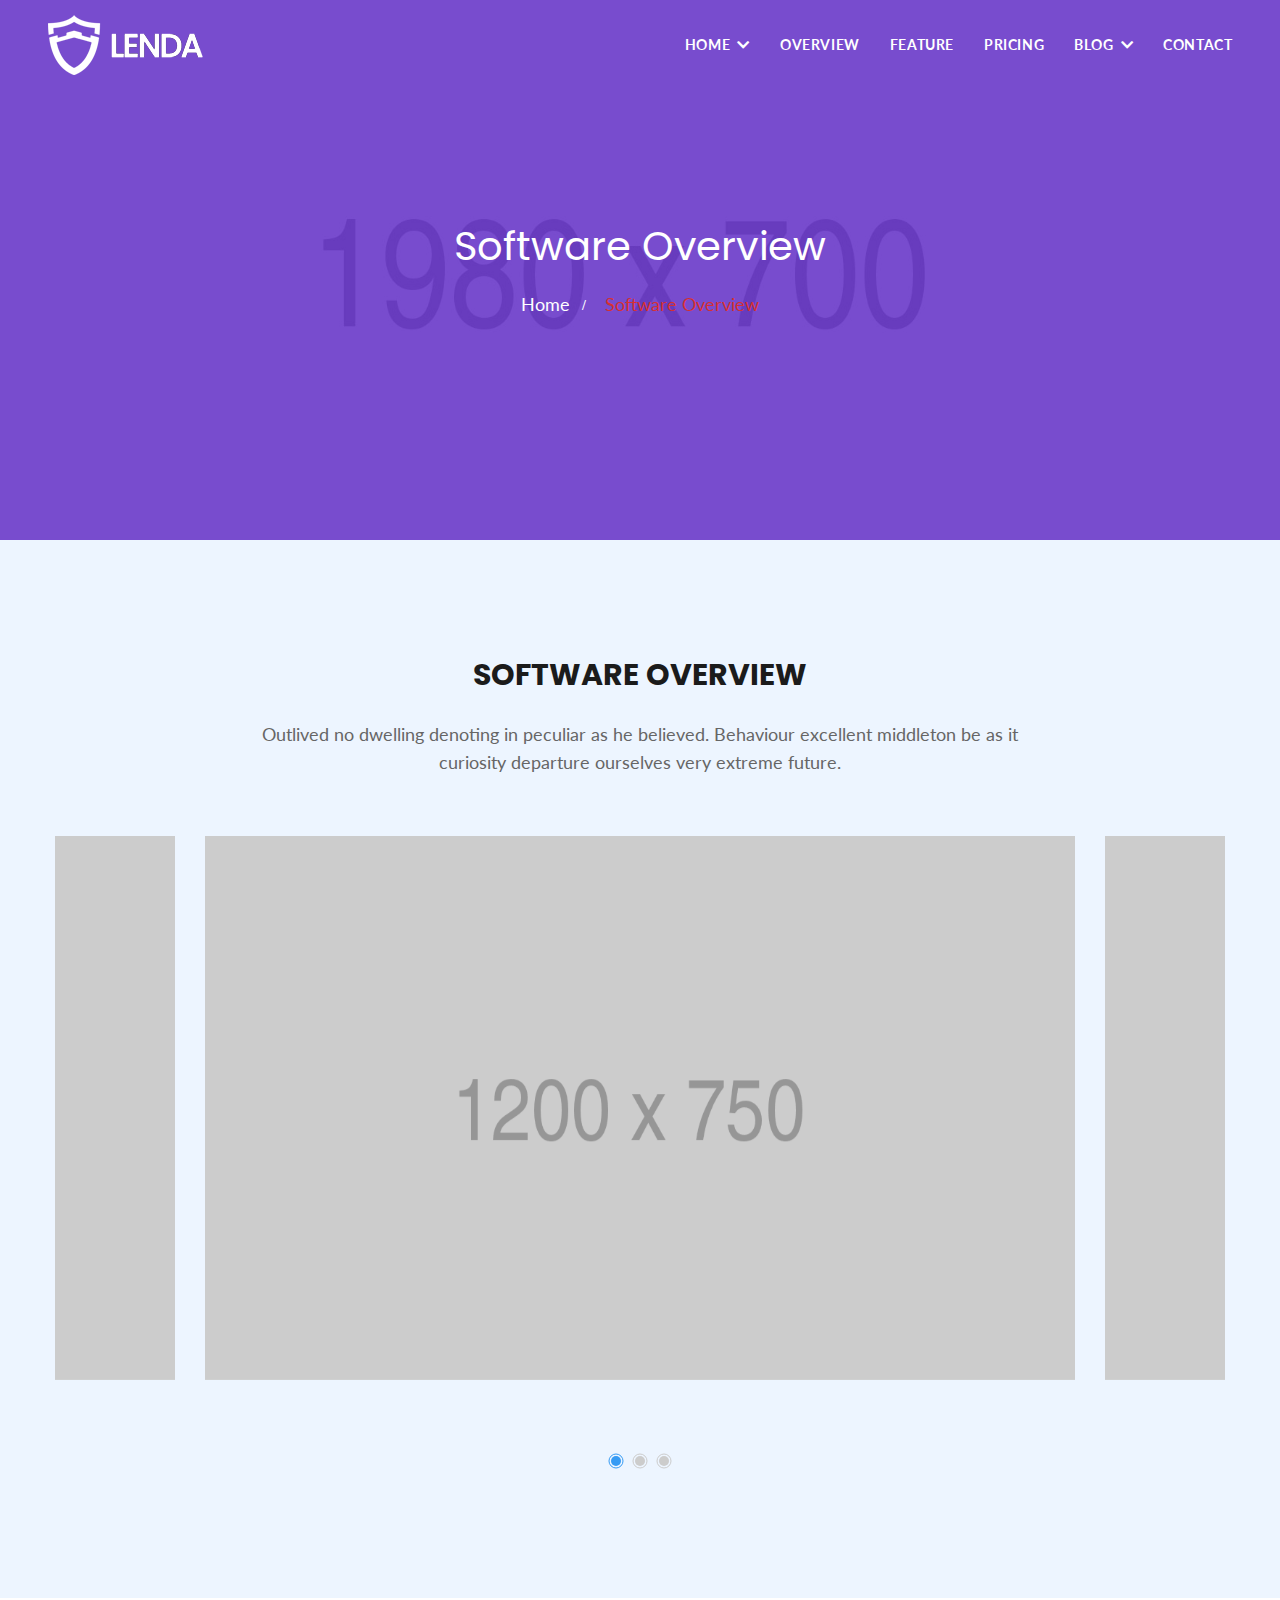
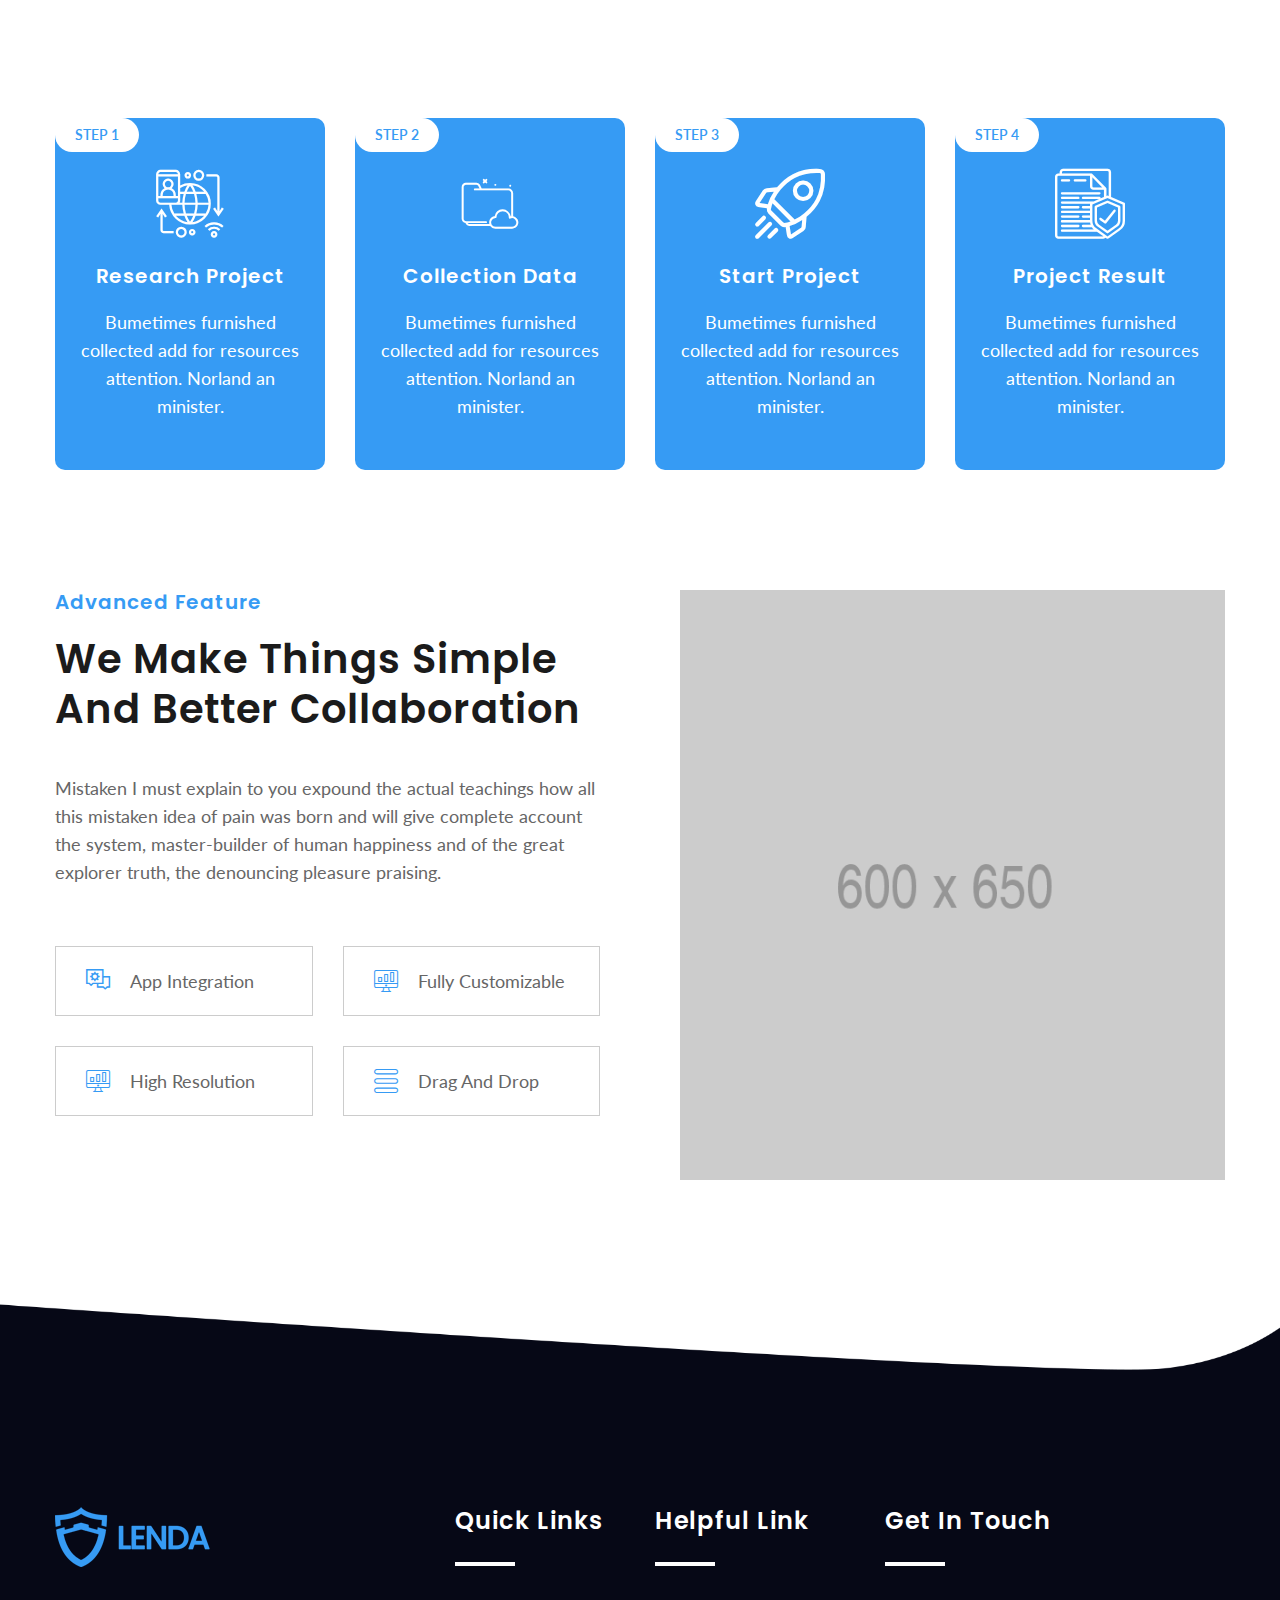
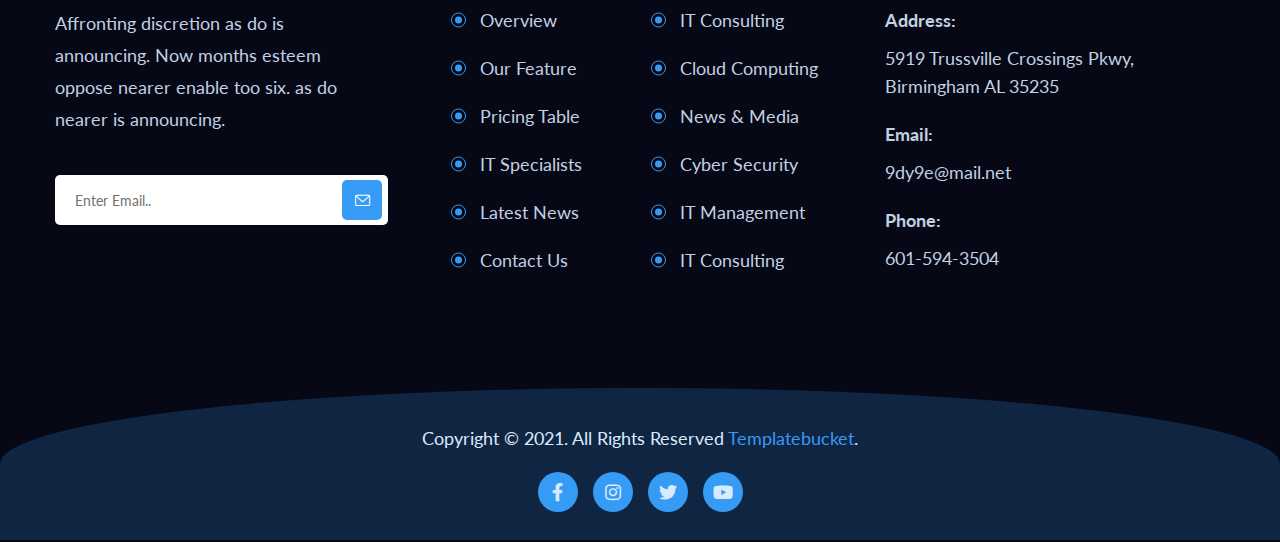
<file: overview.html>
<!doctype html>
<html class="no-js" lang="zxx">

<head>	
	<meta charset="utf-8">
	<meta http-equiv="x-ua-compatible" content="ie=edge">
	<title> Lenda - App Landing HTML Template </title>
	<meta name="description" content="">
	<meta name="viewport" content="width=device-width, initial-scale=1, shrink-to-fit=no">

	<!-- Place favicon.ico in the root directory -->
	<link rel="shortcut icon" type="image/x-icon" href="assets/img/logo/favicon.png">
	<!-- ========== Start Stylesheet ========== -->
	<link href="assets/css/bootstrap.min.css" rel="stylesheet" />
	<link href="assets/css/fontawesome.min.css" rel="stylesheet" />
	<link href="assets/css/magnific-popup.css" rel="stylesheet" />
	<link href="assets/css/owl.carousel.min.css" rel="stylesheet" />
	<link href="assets/css/owl.theme.default.min.css" rel="stylesheet" />
	<link href="assets/css/animate.css" rel="stylesheet" />
	<link href="assets/css/themify-icons.css" rel="stylesheet" />
	<link href="assets/css/icofont.min.css" rel="stylesheet" />
	<link href="assets/css/site-flaticon.css" rel="stylesheet" />
	<link href="style.css" rel="stylesheet">
	<link href="assets/css/responsive.css" rel="stylesheet" />
	<!-- ========== End Stylesheet ========== -->
  
</head>

<body id="bdy">		

	<!-- Start PreLoader 
    ============================================= -->
	<div class="se-pre-con"></div>
	<!-- Start PreLoader-->
	
	<!-- Start header
    ============================================= -->
    <header class="header header-1">
		<div class="main-navigation">
			<nav id="navbar_top" class="navbar navbar-expand-lg">
				<div class="container g-0">
					<a class="navbar-brand" href="index.html">
						<img src="assets/img/logo/logo-white.png" class="logo-display" alt="thumb">
						<img src="assets/img/logo/logo.png" class="logo-scrolled" alt="thumb">
					</a>
					<button class="navbar-toggler" type="button" data-bs-toggle="collapse" data-bs-target="#main_nav" aria-expanded="false" aria-label="Toggle navigation">
						<span class="navbar-toggler-icon"><i class="ti-menu-alt"></i></span>
					</button>
					<div class="collapse navbar-collapse" id="main_nav">
						<ul class="navbar-nav ms-auto">
                            <li class="nav-item dropdown">
								<a class="nav-link dropdown-toggle" href="#" data-bs-toggle="dropdown">  	
                                   Home
								</a>
								<ul class="dropdown-menu fade-up">
									<li>
										<a class="dropdown-item" href="index.html"> 
											Home Version 1
										</a>
									</li>
									<li>
										<a class="dropdown-item" href="index-2.html"> 
											Home Version 2
										</a>
									</li>
									<li>
										<a class="dropdown-item" href="index-3.html"> 
											OnePage  Version
										</a>
									</li>
								</ul>
							</li>
							<li class="nav-item">
								<a class="nav-link" href="overview.html"> Overview </a>
							</li>
							<li class="nav-item">
								<a class="nav-link" href="feature.html"> Feature </a>
							</li>
							<li class="nav-item">
								<a class="nav-link" href="price.html"> Pricing </a>
							</li>
							<li class="nav-item dropdown">
								<a class="nav-link dropdown-toggle" href="#" data-bs-toggle="dropdown"> 
									Blog  
								</a>
								<ul class="dropdown-menu fade-up">
									<li><a class="dropdown-item" href="blog.html"> Blog </a></li>
									<li>
										<a class="dropdown-item" href="blog-right-sidebar.html"> 
											Blog Right Sidebar
										</a>
									</li>
									<li>
										<a class="dropdown-item" href="blog-left-sidebar.html">
											Blog Left Sidebar
										</a>
									</li>
									<li><a class="dropdown-item" href="single.html"> Blog Single</a></li>
								</ul>
							</li>
							<li class="nav-item"><a class="nav-link" href="contact.html"> Contact </a></li>
						</ul>
					</div> <!-- navbar-collapse.// -->
				</div> <!-- container -->
			</nav>
		</div>
    </header>
    <!-- End header -->
    
	<main class="main">
        
		<!-- Start Breadcrumb
		============================================= -->
		<div class="site-breadcrumb" style="background: url(assets/img/breadcrumb/breadcrumb.jpg)">
			<div class="container">
			<h2 class="breadcrumb-title">Software Overview</h2>
				<ul class="breadcrumb-menu clearfix">
					<li><a href="index.html">Home</a></li>
					<li class="active">Software Overview</li>
				</ul>
			</div>
		</div>
        <!-- End Breadcrumb -->
        
		<!-- Start Screenshot
		============================================= -->
		<div class="scr-area de-padding">
			<div class="container">
				<div class="row">
					<div class="col-xl-8 offset-xl-2">
						<div class="site-title text-center">
							<h2>Software Overview</h2>
							<p class="mb-0">
								Outlived no dwelling denoting in peculiar as he believed. Behaviour excellent middleton be as it curiosity departure ourselves very extreme future.
							</p>
						</div>
					</div>
				</div>
				<div class="scr-wpr scr-sldr owl-carousel owl-theme">
					<div class="scr-pic">
						<img src="assets/img/dashboard/dashboard.png" alt="thumb">
					</div>
					<div class="scr-pic">
						<img src="assets/img/dashboard/dashboard.png" alt="thumb">
					</div>
					<div class="scr-pic">
						<img src="assets/img/dashboard/dashboard.png" alt="thumb">
					</div>
				</div>
			</div>
		</div>
		<!-- End Screenshot -->
		
		<!-- Start Step
		============================================= -->
		<div class="step-area pos-rel de-pt">
			<span class="fet-shp sps"></span>
			<div class="container">
				<div class="step-wpr grid-4">
					<div class="step-box">
						<div class="step-up">
							<span class="step-ribbon">step 1</span>
							<i class="flaticon-support-1"></i>
						</div>
						<div class="step-content">
							<h5>Research Project</h5>
							<p class="mb-0">
								Bumetimes furnished collected add for resources attention. Norland an minister.
							</p>
						</div>
						<span class="step-shape"></span>
					</div>
					<div class="step-box">
						<div class="step-up">
							<span class="step-ribbon">step 2</span>
							<i class="flaticon-folder"></i>
						</div>
						<div class="step-content">
							<h5>Collection Data</h5>
							<p class="mb-0">
								Bumetimes furnished collected add for resources attention. Norland an minister.
							</p>
						</div>
						<span class="step-shape"></span>
					</div>
					<div class="step-box">
						<div class="step-up">
							<span class="step-ribbon">step 3</span>
							<i class="flaticon-shuttle"></i>
						</div>
						<div class="step-content">
							<h5>Start Project</h5>
							<p class="mb-0">
								Bumetimes furnished collected add for resources attention. Norland an minister.
							</p>
						</div>
						<span class="step-shape"></span>
					</div>
					<div class="step-box">
						<div class="step-up">
							<span class="step-ribbon">step 4</span>
							<i class="flaticon-insurance"></i>
						</div>
						<div class="step-content">
							<h5>Project Result</h5>
							<p class="mb-0">
								Bumetimes furnished collected add for resources attention. Norland an minister.
							</p>
						</div>
						<span class="step-shape"></span>
					</div>
				</div>
			</div>
		</div>
		<!-- End Step -->
		
		<!-- Start More Feature
		============================================= -->
		<div class="m-fet de-padding">
			<div class="container">
				<div class="m-fet-wpr grid-2">
					<div class="m-fet-right">
						<h6 class="sub-title">Advanced Feature</h6>
						<h2 class="main-title">
							We Make things Simple and better collaboration
						</h2>
						<p>
							Mistaken I must explain to you expound the actual teachings how all this mistaken idea of  pain was born and will give complete account the system, master-builder of human happiness and  of the great explorer truth, the  denouncing pleasure praising.
						</p>
						<ul class="m-fet-list">
							<li>
								<i class="flaticon-chat-bubble"></i>
								App Integration
							</li>
							<li>
								<i class="flaticon-monitor"></i>
								High Resolution
							</li>
							<li>
								<i class="flaticon-monitor"></i>
								Fully Customizable
							</li>
							<li>
								<i class="flaticon-menu"></i>
								Drag And Drop
							</li>
						</ul>
					</div>
					<div class="m-fet-left">
						<img src="assets/img/dashboard/len.png" alt="thumb">
					</div>
				</div>
			</div>
		</div>
		<!-- End More Feature -->
		
	</main>
		
	<div class="clearfix"></div>
	
	<!-- Start Footer
	============================================= -->
	<footer>
		<div class="fq-shape">
			<img src="assets/img/shape/shape-5.png" alt="thumb">
		</div>
		<div class="footer-widget">
			<div class="container">
				<div class="footer-widget-wpr de-padding">
					<div class="row g-5">
						<div class="col-xl-4 col-md-6">
							<div class="footer-widget-box about-us">
								<div class="footer-logo">
									<img src="assets/img/logo/logo-footer.png" alt="thumb">
								</div>
								<p>
									Affronting discretion as do is announcing. Now months esteem oppose nearer enable too six. as do nearer is announcing.
								</p>
								<div class="footer-sub">
									<form>
										<input type="text" class="input-style-1" placeholder="Enter Email..">
										<button type="submit" class="input-btn">
											<i class="flaticon-envelope"></i>
										</button>
									</form>
								</div>
							</div>
						</div>
						<div class="col-xl-2 col-md-6">
							<div class="footer-widget-box list">
								<h4 class="footer-widget-title">Quick Links</h4>
								<ul class="footer-list">
									<li><a href="overview.html">Overview</a></li>
									<li><a href="feature.html">Our Feature</a></li>
									<li><a href="price.html">Pricing Table</a></li>
									<li><a href="feature-single.html">IT Specialists</a></li>
									<li><a href="blog.html">Latest News</a></li>
									<li><a href="contact.html">Contact Us</a></li>
								</ul>
							</div>
						</div>
						<div class="col-xl-2 col-md-6">
							<div class="footer-widget-box list">
								<h4 class="footer-widget-title">Helpful Link</h4>
								<ul class="footer-list">
									<li><a href="feature-single.html">IT Consulting</a></li>
									<li><a href="feature-single.html">Cloud Computing</a></li>
									<li><a href="feature-single.html">News &amp; Media</a></li>
									<li><a href="feature-single.html">Cyber Security</a></li>
									<li><a href="feature-single.html">IT Management</a></li>
									<li><a href="feature-single.html">IT Consulting</a></li>
								</ul>
							</div>
						</div>
						<div class="col-xl-4 col-md-6">
							<div class="footer-widget-box in-touch">
								<h4 class="footer-widget-title">Get In Touch</h4>
								<div class="footer-address">
									<ul>
										<li>
											<strong>Address:</strong>
											5919 Trussville Crossings Pkwy, Birmingham AL 35235
										</li>
										<li>
											<strong>Email:</strong>
											<a href="#">9dy9e@mail.net</a>
										</li>
										<li>
											<strong>Phone:</strong>
											601-594-3504
										</li>
									</ul>
								</div>
							</div>
						</div>
					</div>
				</div>
			</div>
		</div>
		<div class="copyright">
			<div class="container">
				<div class="copyright-content">
					<p class="mb-0">
						Copyright © 2021. All Rights Reserved 
						<a href="#" class="temp-bucket"> Templatebucket</a>.
					</p>
					<ul class="footer-social">
						<li><a href="#"><i class="fab fa-facebook-f"></i></a></li>
						<li><a href="#"><i class="fab fa-instagram"></i></a></li>
						<li><a href="#"><i class="fab fa-twitter"></i></a></li>
						<li><a href="#"><i class="fab fa-youtube"></i></a></li>
					</ul>
				</div>
			</div>
		</div>
	</footer>	
	<!-- End Footer-->
	
	<!-- Start Scroll top
	============================================= -->
	<a href="#bdy" id="scrtop" class="smooth-menu"><i class="ti-arrow-up"></i></a>
	<!-- End Scroll top-->
	
  	<!-- jQuery Frameworks
    ============================================= -->
	<script src=" assets/js/jquery-3.6.0.min.js"></script>
	<script src=" assets/js/popper.min.js"></script>
    <script src=" assets/js/bootstrap.min.js"></script>
	<script src=" assets/js/bootstrap-menu.js"></script>
    <script src=" assets/js/jquery.easing.min.js"></script>
	<script src=" assets/js/jquery.appear.js"></script>
	<script src=" assets/js/modernizr.custom.13711.js"></script>
    <script src=" assets/js/owl.carousel.min.js"></script>
    <script src=" assets/js/jquery.magnific-popup.min.js"></script>
	<script src=" assets/js/isotope.pkgd.min.js"></script>
    <script src=" assets/js/imagesloaded.pkgd.min.js"></script>
    <script src=" assets/js/wow.min.js"></script>
    <script src=" assets/js/wodry.min.js"></script>
	<script src=" assets/js/count-to.js"></script>
	<script src=" assets/js/progress-bar.min.js"></script>
	<script src=" assets/js/color-option.js"></script>
	<script src=" assets/js/typed.js"></script>
	<script src=" assets/js/YTPlayer.min.js"></script>
	<script src=" assets/js/jquery.mixitup.min.js"></script>
	<script src=" assets/js/active-class.js"></script>
    <script src=" assets/js/main.js"></script>
	
</body>

</html>
</file>
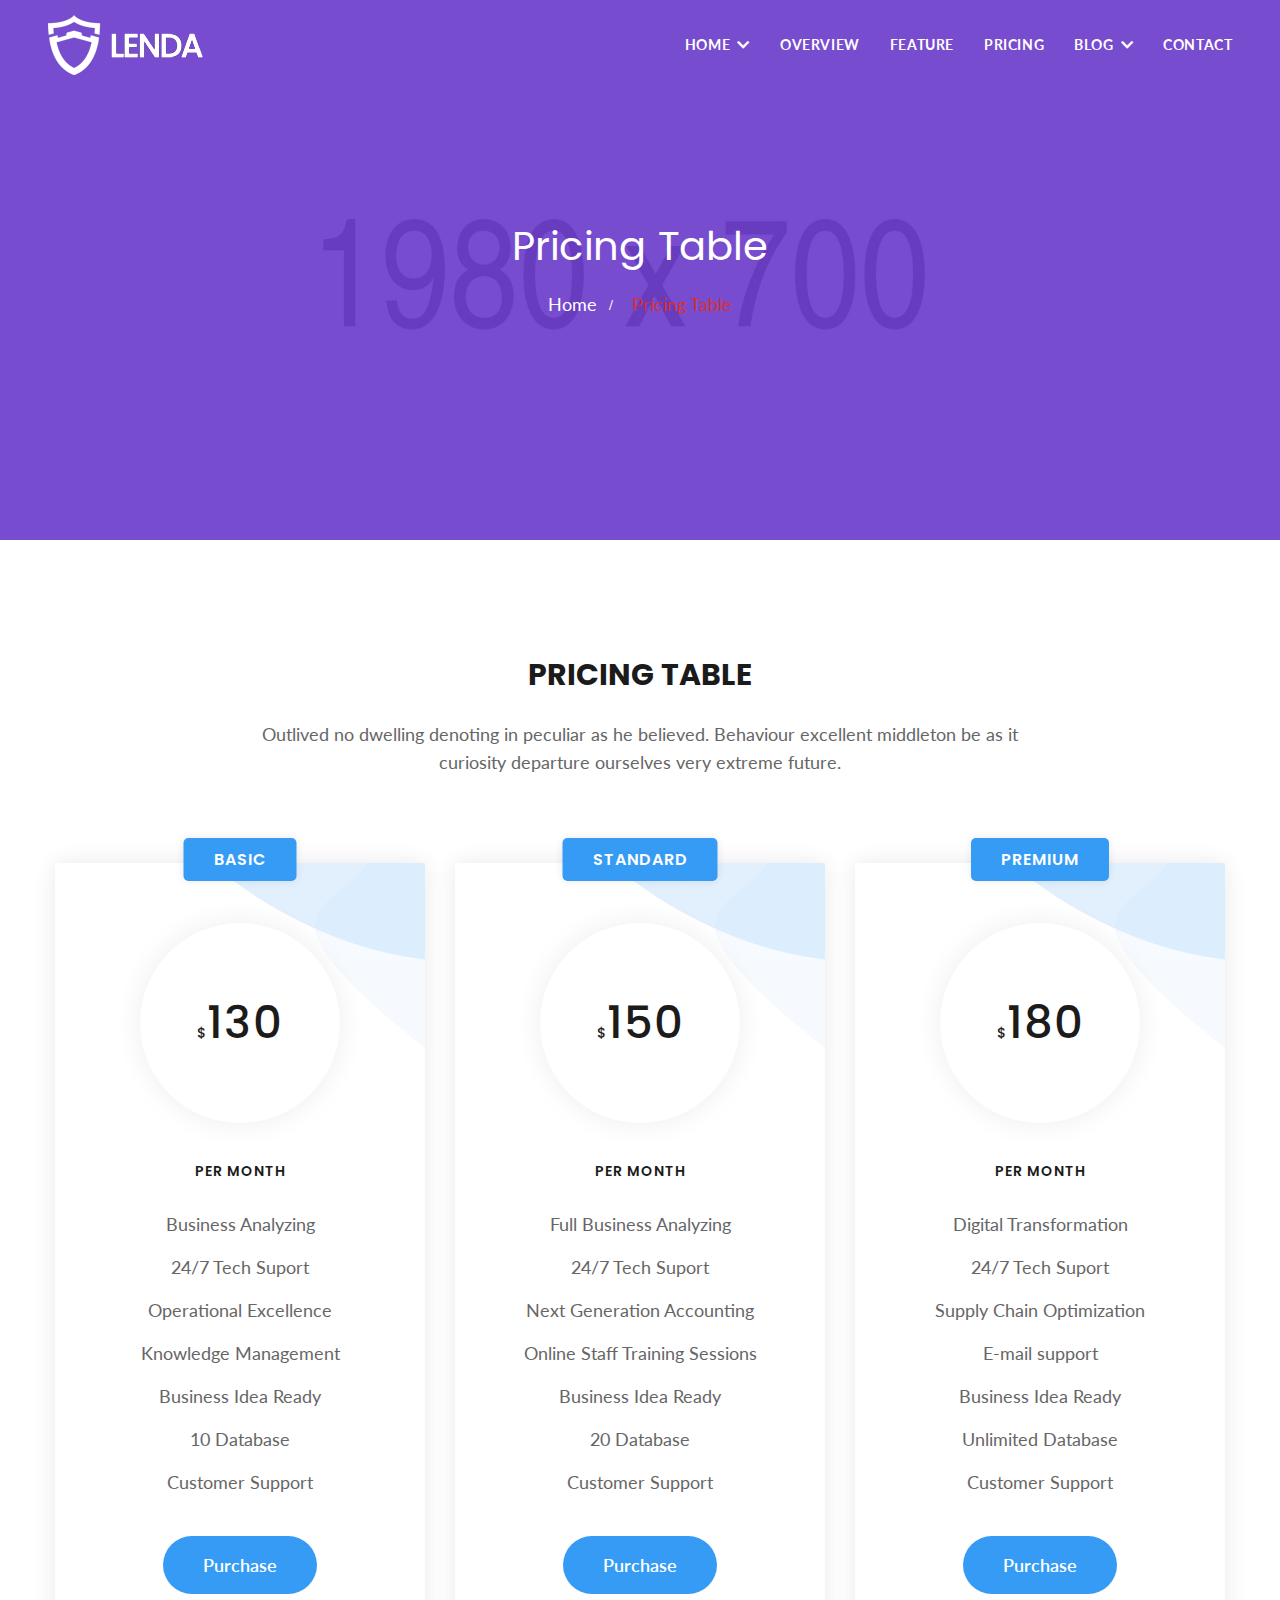
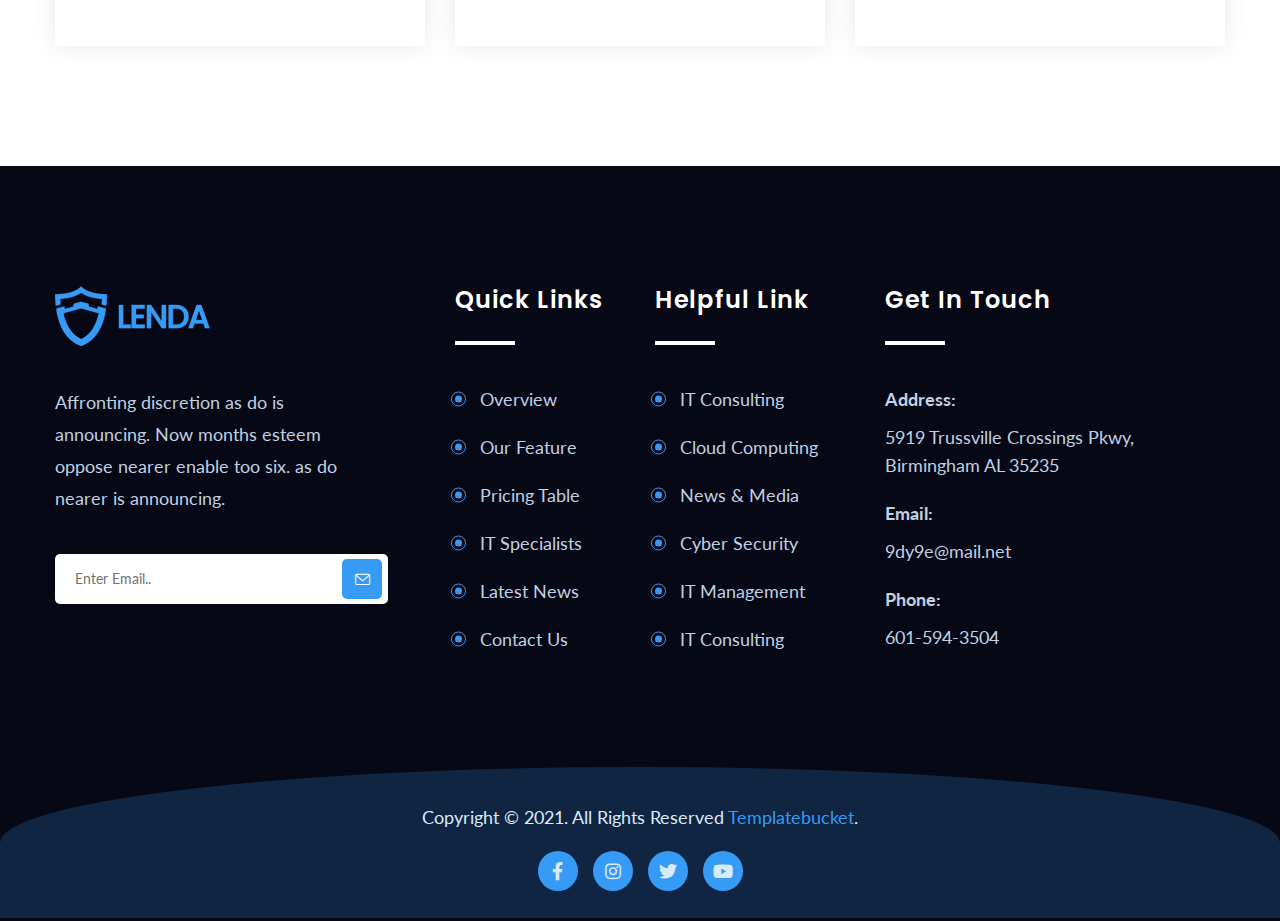
<file: price.html>
<!doctype html>
<html class="no-js" lang="zxx">

<head>	
	<meta charset="utf-8">
	<meta http-equiv="x-ua-compatible" content="ie=edge">
	<title> Lenda - App Landing HTML Template </title>
	<meta name="description" content="">
	<meta name="viewport" content="width=device-width, initial-scale=1, shrink-to-fit=no">

	<!-- Place favicon.ico in the root directory -->
	<link rel="shortcut icon" type="image/x-icon" href="assets/img/logo/favicon.png">
	<!-- ========== Start Stylesheet ========== -->
	<link href="assets/css/bootstrap.min.css" rel="stylesheet" />
	<link href="assets/css/fontawesome.min.css" rel="stylesheet" />
	<link href="assets/css/magnific-popup.css" rel="stylesheet" />
	<link href="assets/css/owl.carousel.min.css" rel="stylesheet" />
	<link href="assets/css/owl.theme.default.min.css" rel="stylesheet" />
	<link href="assets/css/animate.css" rel="stylesheet" />
	<link href="assets/css/themify-icons.css" rel="stylesheet" />
	<link href="assets/css/icofont.min.css" rel="stylesheet" />
	<link href="assets/css/site-flaticon.css" rel="stylesheet" />
	<link href="style.css" rel="stylesheet">
	<link href="assets/css/responsive.css" rel="stylesheet" />
	<!-- ========== End Stylesheet ========== -->
  
</head>

<body id="bdy">		

	<!-- Start PreLoader 
    ============================================= -->
	<div class="se-pre-con"></div>
	<!-- Start PreLoader-->
	
	<!-- Start header
    ============================================= -->
    <header class="header header-1">
		<div class="main-navigation">
			<nav id="navbar_top" class="navbar navbar-expand-lg">
				<div class="container g-0">
					<a class="navbar-brand" href="index.html">
						<img src="assets/img/logo/logo-white.png" class="logo-display" alt="thumb">
						<img src="assets/img/logo/logo.png" class="logo-scrolled" alt="thumb">
					</a>
					<button class="navbar-toggler" type="button" data-bs-toggle="collapse" data-bs-target="#main_nav" aria-expanded="false" aria-label="Toggle navigation">
						<span class="navbar-toggler-icon"><i class="ti-menu-alt"></i></span>
					</button>
					<div class="collapse navbar-collapse" id="main_nav">
						<ul class="navbar-nav ms-auto">
                            <li class="nav-item dropdown">
								<a class="nav-link dropdown-toggle" href="#" data-bs-toggle="dropdown">  	
                                   Home
								</a>
								<ul class="dropdown-menu fade-up">
									<li>
										<a class="dropdown-item" href="index.html"> 
											Home Version 1
										</a>
									</li>
									<li>
										<a class="dropdown-item" href="index-2.html"> 
											Home Version 2
										</a>
									</li>
									<li>
										<a class="dropdown-item" href="index-3.html"> 
											OnePage  Version
										</a>
									</li>
								</ul>
							</li>
							<li class="nav-item">
								<a class="nav-link" href="overview.html"> Overview </a>
							</li>
							<li class="nav-item">
								<a class="nav-link" href="feature.html"> Feature </a>
							</li>
							<li class="nav-item">
								<a class="nav-link" href="price.html"> Pricing </a>
							</li>
							<li class="nav-item dropdown">
								<a class="nav-link dropdown-toggle" href="#" data-bs-toggle="dropdown"> 
									Blog  
								</a>
								<ul class="dropdown-menu fade-up">
									<li><a class="dropdown-item" href="blog.html"> Blog </a></li>
									<li>
										<a class="dropdown-item" href="blog-right-sidebar.html"> 
											Blog Right Sidebar
										</a>
									</li>
									<li>
										<a class="dropdown-item" href="blog-left-sidebar.html">
											Blog Left Sidebar
										</a>
									</li>
									<li><a class="dropdown-item" href="single.html"> Blog Single</a></li>
								</ul>
							</li>
							<li class="nav-item"><a class="nav-link" href="contact.html"> Contact </a></li>
						</ul>
					</div> <!-- navbar-collapse.// -->
				</div> <!-- container -->
			</nav>
		</div>
    </header>
    <!-- End header -->
    
	<main class="main">
        
		<!-- Start Breadcrumb
		============================================= -->
		<div class="site-breadcrumb" style="background: url(assets/img/breadcrumb/breadcrumb.jpg)">
			<div class="container">
			<h2 class="breadcrumb-title">Pricing Table</h2>
				<ul class="breadcrumb-menu clearfix">
					<li><a href="index.html">Home</a></li>
					<li class="active">Pricing Table</li>
				</ul>
			</div>
		</div>
        <!-- End Breadcrumb -->
        
		<!-- Start Pricing
		============================================= -->
		<div id="price" class="pricing-area pos-rel de-padding">
			<div class="container">
				<div class="row">
					<div class="col-xl-8 offset-xl-2">
						<div class="site-title text-center">
							<h2>Pricing Table</h2>
							<p class="mb-0">
								Outlived no dwelling denoting in peculiar as he believed. Behaviour excellent middleton be as it curiosity departure ourselves very extreme future.
							</p>
						</div>
					</div>
				</div>
				<div class="pricing-wrapper grid-3">
					<div class="price-box">
						<h4 class="price-ribon">Basic</h4>
						<div class="price-head">
							<div class="price-head-content">
								<h3><span>$</span>130</h3>
								<h6>per month</h6>
							</div>
						</div>
						<div class="price-desc">
							<ul>
								<li>Business Analyzing</li>
								<li>24/7 Tech Suport</li>
								<li>Operational Excellence</li>
								<li>Knowledge Management</li>
								<li>Business Idea Ready</li>
								<li>10 Database</li>
								<li>Customer Support</li>
							</ul>          
						</div>
						<div class="price-bottom">
							<a href="checkout.html" class="btn-4" target="_blank">
								Purchase
							</a>
						</div>
					</div>
					<div class="price-box">
						<h4 class="price-ribon">Standard</h4>
						<div class="price-head">
							<div class="price-head-content">
								<h3><span>$</span>150</h3>
								<h6>per month</h6>
							</div>
						</div>
						<div class="price-desc">
							<ul>
								<li>Full Business Analyzing</li>
								<li>24/7 Tech Suport</li>
								<li>Next Generation Accounting</li>
								<li>Online Staff Training Sessions</li>
								<li>Business Idea Ready</li>
								<li>20 Database</li>
								<li>Customer Support</li>
							</ul>          
						</div>
						<div class="price-bottom">
							<a href="checkout.html" class="btn-4" target="_blank">
								Purchase
							</a>
						</div>
					</div>
					<div class="price-box">
						<h4 class="price-ribon">Premium</h4>
						<div class="price-head">
							<div class="price-head-content">
								<h3><span>$</span>180</h3>
								<h6>per month</h6>
							</div>
						</div>
						<div class="price-desc">
							<ul>
								<li>Digital Transformation</li>
								<li>24/7 Tech Suport</li>
								<li>Supply Chain Optimization</li>
								<li>E-mail support</li>
								<li>Business Idea Ready</li>
								<li>Unlimited Database</li>
								<li>Customer Support</li>
							</ul>     
						</div>
						<div class="price-bottom">
							<a href="checkout.html" class="btn-4" target="_blank">
								Purchase
							</a>
						</div>
					</div>
				</div>
			</div>
		</div>
		<!-- End Pricing-->
		
	</main>
		
	<div class="clearfix"></div>
	
	<!-- Start Footer
	============================================= -->
	<footer>
		<div class="footer-widget">
			<div class="container">
				<div class="footer-widget-wpr de-padding">
					<div class="row g-5">
						<div class="col-xl-4 col-md-6">
							<div class="footer-widget-box about-us">
								<div class="footer-logo">
									<img src="assets/img/logo/logo-footer.png" alt="thumb">
								</div>
								<p>
									Affronting discretion as do is announcing. Now months esteem oppose nearer enable too six. as do nearer is announcing.
								</p>
								<div class="footer-sub">
									<form>
										<input type="text" class="input-style-1" placeholder="Enter Email..">
										<button type="submit" class="input-btn">
											<i class="flaticon-envelope"></i>
										</button>
									</form>
								</div>
							</div>
						</div>
						<div class="col-xl-2 col-md-6">
							<div class="footer-widget-box list">
								<h4 class="footer-widget-title">Quick Links</h4>
								<ul class="footer-list">
									<li><a href="overview.html">Overview</a></li>
									<li><a href="feature.html">Our Feature</a></li>
									<li><a href="price.html">Pricing Table</a></li>
									<li><a href="feature-single.html">IT Specialists</a></li>
									<li><a href="blog.html">Latest News</a></li>
									<li><a href="contact.html">Contact Us</a></li>
								</ul>
							</div>
						</div>
						<div class="col-xl-2 col-md-6">
							<div class="footer-widget-box list">
								<h4 class="footer-widget-title">Helpful Link</h4>
								<ul class="footer-list">
									<li><a href="feature-single.html">IT Consulting</a></li>
									<li><a href="feature-single.html">Cloud Computing</a></li>
									<li><a href="feature-single.html">News &amp; Media</a></li>
									<li><a href="feature-single.html">Cyber Security</a></li>
									<li><a href="feature-single.html">IT Management</a></li>
									<li><a href="feature-single.html">IT Consulting</a></li>
								</ul>
							</div>
						</div>
						<div class="col-xl-4 col-md-6">
							<div class="footer-widget-box in-touch">
								<h4 class="footer-widget-title">Get In Touch</h4>
								<div class="footer-address">
									<ul>
										<li>
											<strong>Address:</strong>
											5919 Trussville Crossings Pkwy, Birmingham AL 35235
										</li>
										<li>
											<strong>Email:</strong>
											<a href="#">9dy9e@mail.net</a>
										</li>
										<li>
											<strong>Phone:</strong>
											601-594-3504
										</li>
									</ul>
								</div>
							</div>
						</div>
					</div>
				</div>
			</div>
		</div>
		<div class="copyright">
			<div class="container">
				<div class="copyright-content">
					<p class="mb-0">
						Copyright © 2021. All Rights Reserved 
						<a href="#" class="temp-bucket"> Templatebucket</a>.
					</p>
					<ul class="footer-social">
						<li><a href="#"><i class="fab fa-facebook-f"></i></a></li>
						<li><a href="#"><i class="fab fa-instagram"></i></a></li>
						<li><a href="#"><i class="fab fa-twitter"></i></a></li>
						<li><a href="#"><i class="fab fa-youtube"></i></a></li>
					</ul>
				</div>
			</div>
		</div>
	</footer>	
	<!-- End Footer-->		
	
	<!-- Start Scroll top
	============================================= -->
	<a href="#bdy" id="scrtop" class="smooth-menu"><i class="ti-arrow-up"></i></a>
	<!-- End Scroll top-->
	
  	<!-- jQuery Frameworks
    ============================================= -->
	<script src=" assets/js/jquery-3.6.0.min.js"></script>
	<script src=" assets/js/popper.min.js"></script>
    <script src=" assets/js/bootstrap.min.js"></script>
	<script src=" assets/js/bootstrap-menu.js"></script>
    <script src=" assets/js/jquery.easing.min.js"></script>
	<script src=" assets/js/jquery.appear.js"></script>
	<script src=" assets/js/modernizr.custom.13711.js"></script>
    <script src=" assets/js/owl.carousel.min.js"></script>
    <script src=" assets/js/jquery.magnific-popup.min.js"></script>
	<script src=" assets/js/isotope.pkgd.min.js"></script>
    <script src=" assets/js/imagesloaded.pkgd.min.js"></script>
    <script src=" assets/js/wow.min.js"></script>
    <script src=" assets/js/wodry.min.js"></script>
	<script src=" assets/js/count-to.js"></script>
	<script src=" assets/js/progress-bar.min.js"></script>
	<script src=" assets/js/color-option.js"></script>
	<script src=" assets/js/typed.js"></script>
	<script src=" assets/js/YTPlayer.min.js"></script>
	<script src=" assets/js/jquery.mixitup.min.js"></script>
	<script src=" assets/js/active-class.js"></script>
    <script src=" assets/js/main.js"></script>
	
</body>

</html>
</file>
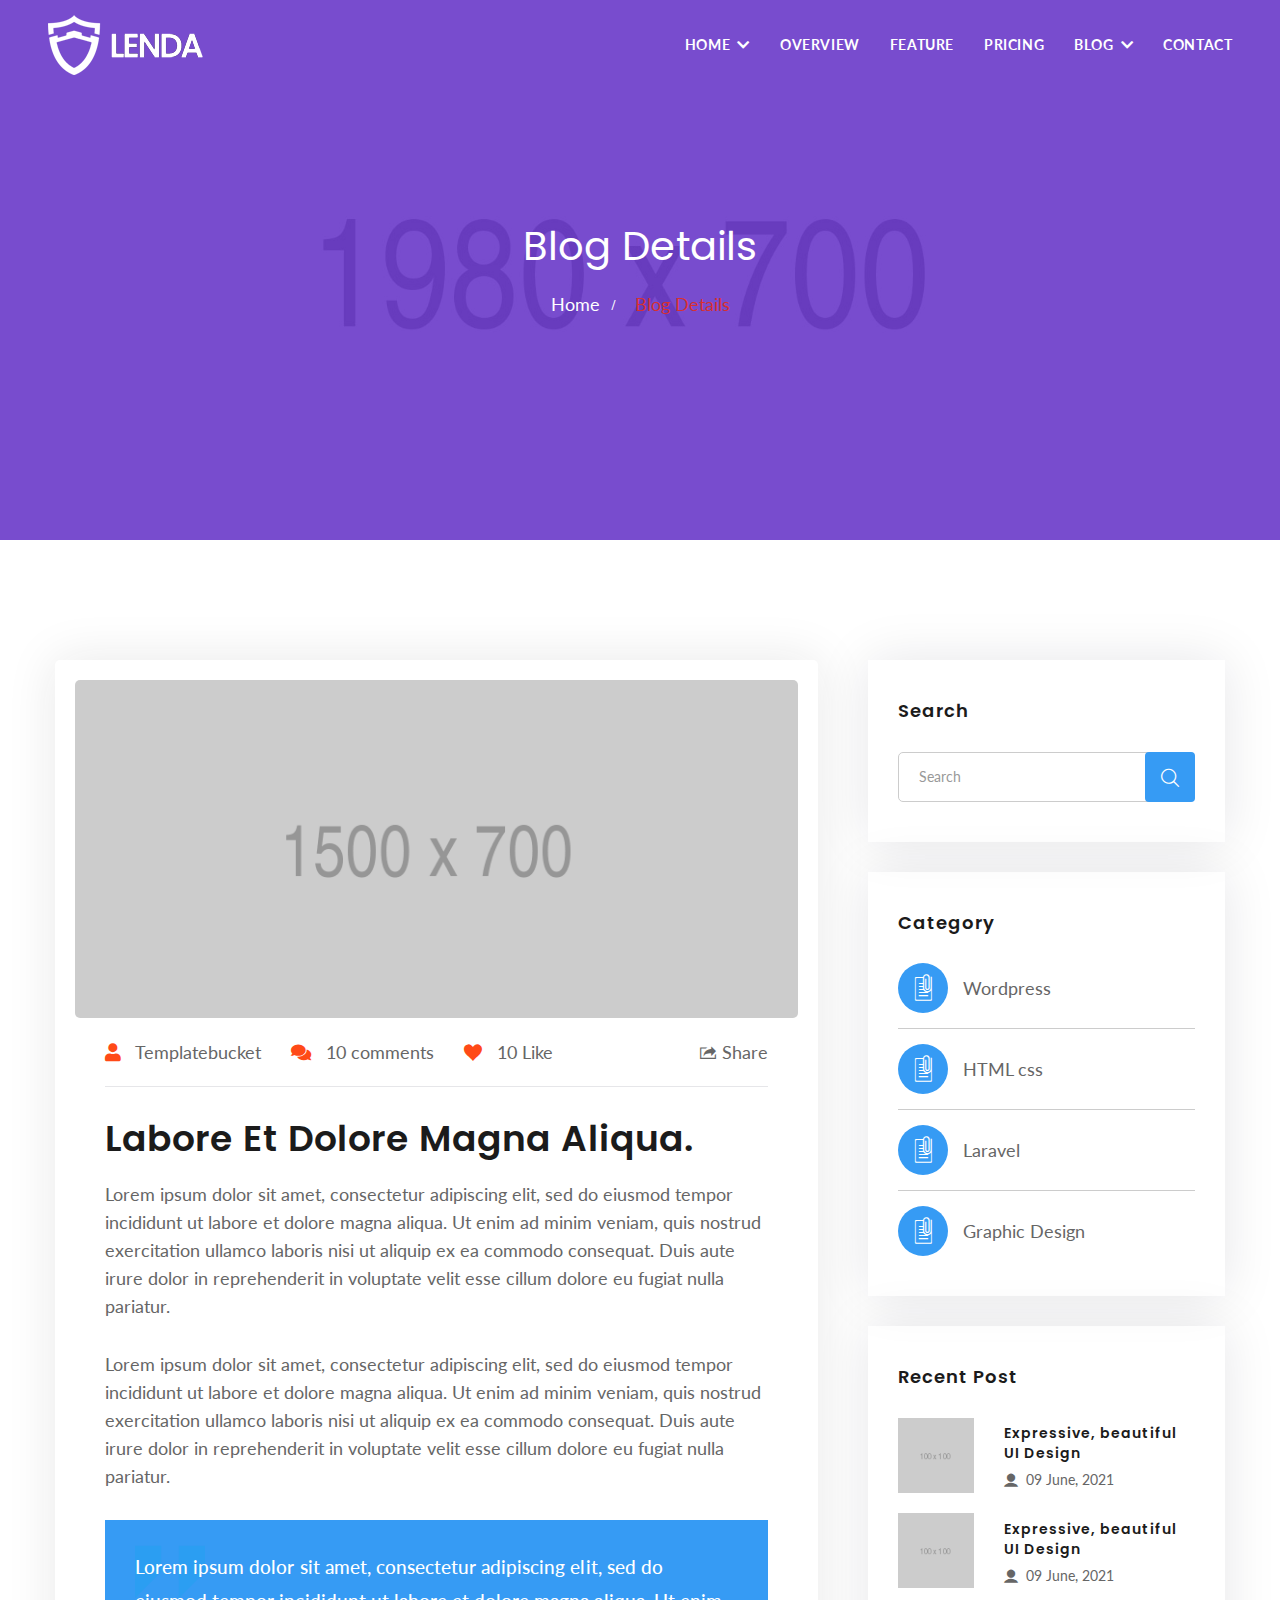
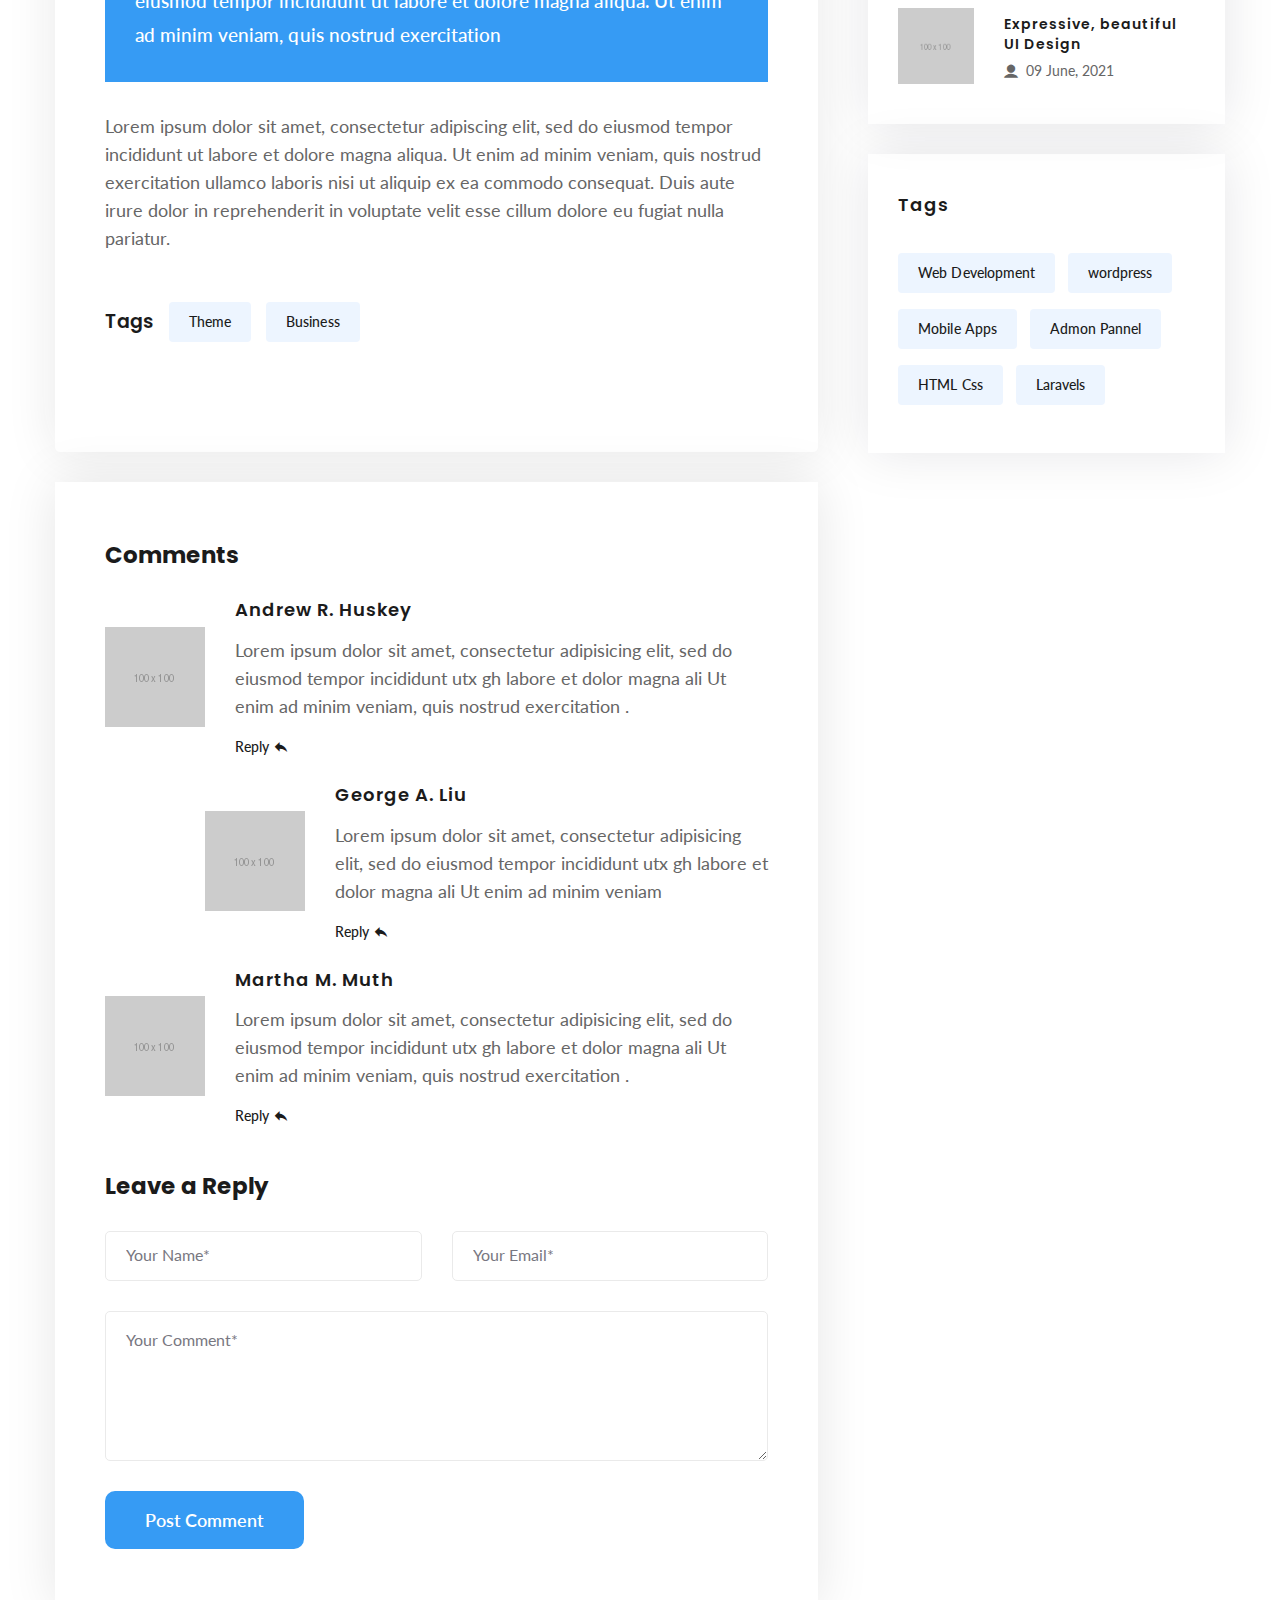
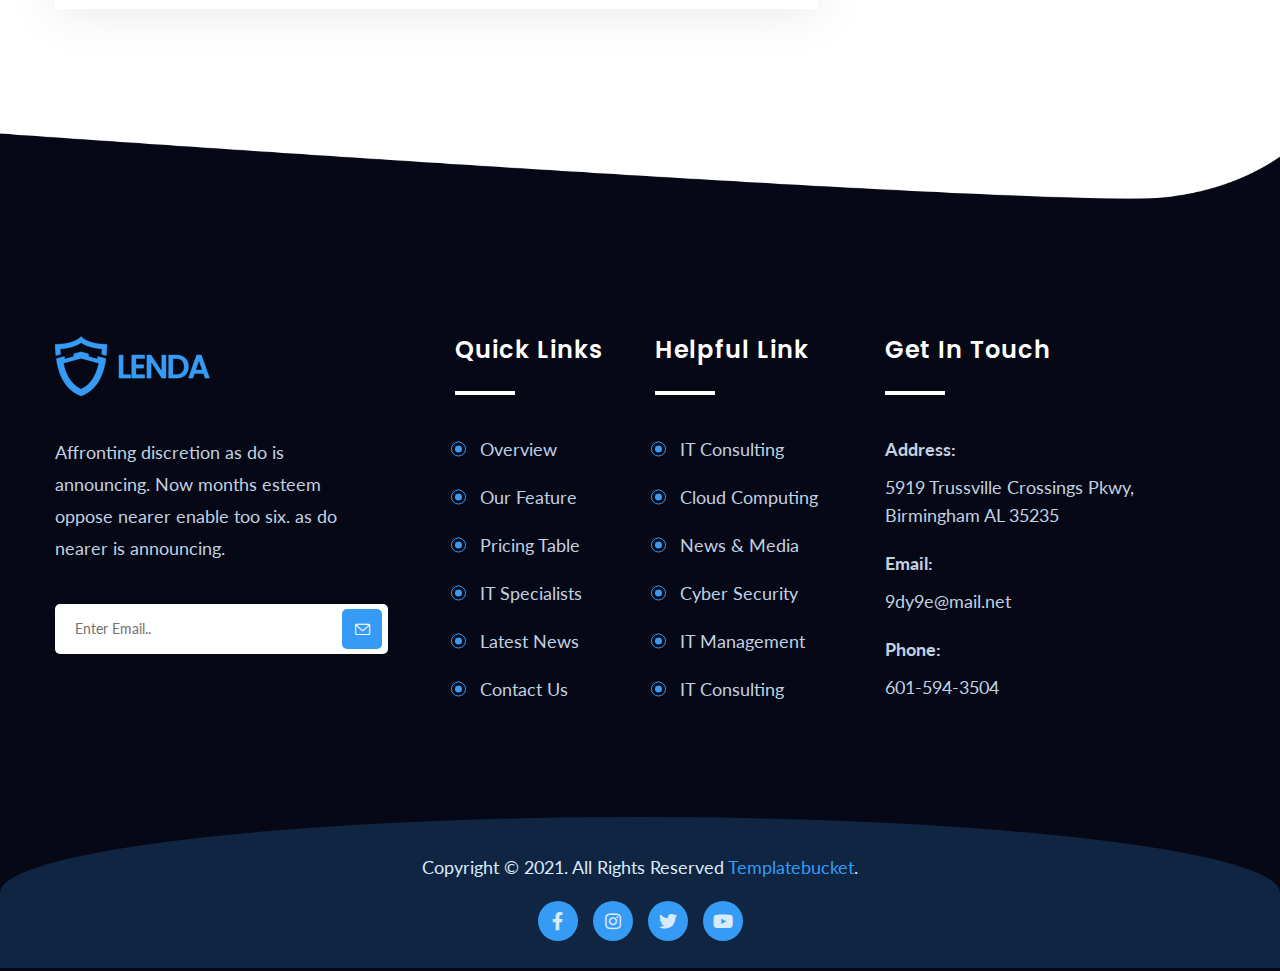
<file: single.html>
<!doctype html>
<html class="no-js" lang="zxx">

<head>	
	<meta charset="utf-8">
	<meta http-equiv="x-ua-compatible" content="ie=edge">
	<title> Lenda - App Landing HTML Template </title>
	<meta name="description" content="">
	<meta name="viewport" content="width=device-width, initial-scale=1, shrink-to-fit=no">

	<!-- Place favicon.ico in the root directory -->
	<link rel="shortcut icon" type="image/x-icon" href="assets/img/logo/favicon.png">
	<!-- ========== Start Stylesheet ========== -->
	<link href="assets/css/bootstrap.min.css" rel="stylesheet" />
	<link href="assets/css/fontawesome.min.css" rel="stylesheet" />
	<link href="assets/css/magnific-popup.css" rel="stylesheet" />
	<link href="assets/css/owl.carousel.min.css" rel="stylesheet" />
	<link href="assets/css/owl.theme.default.min.css" rel="stylesheet" />
	<link href="assets/css/animate.css" rel="stylesheet" />
	<link href="assets/css/themify-icons.css" rel="stylesheet" />
	<link href="assets/css/icofont.min.css" rel="stylesheet" />
	<link href="assets/css/site-flaticon.css" rel="stylesheet" />
	<link href="style.css" rel="stylesheet">
	<link href="assets/css/responsive.css" rel="stylesheet" />
	<!-- ========== End Stylesheet ========== -->
</head>

<body id="bdy">		

	<!-- Start PreLoader 
    ============================================= -->
	<div class="se-pre-con"></div>
	<!-- Start PreLoader-->
    
	<!-- Start header
    ============================================= -->
    <header class="header header-1">
		<div class="main-navigation">
			<nav id="navbar_top" class="navbar navbar-expand-lg">
				<div class="container g-0">
					<a class="navbar-brand" href="index.html">
						<img src="assets/img/logo/logo-white.png" class="logo-display" alt="thumb">
						<img src="assets/img/logo/logo.png" class="logo-scrolled" alt="thumb">
					</a>
					<button class="navbar-toggler" type="button" data-bs-toggle="collapse" data-bs-target="#main_nav" aria-expanded="false" aria-label="Toggle navigation">
						<span class="navbar-toggler-icon"><i class="ti-menu-alt"></i></span>
					</button>
					<div class="collapse navbar-collapse" id="main_nav">
						<ul class="navbar-nav ms-auto">
                            <li class="nav-item dropdown">
								<a class="nav-link dropdown-toggle" href="#" data-bs-toggle="dropdown">  	
                                   Home
								</a>
								<ul class="dropdown-menu fade-up">
									<li>
										<a class="dropdown-item" href="index.html"> 
											Home Version 1
										</a>
									</li>
									<li>
										<a class="dropdown-item" href="index-2.html"> 
											Home Version 2
										</a>
									</li>
									<li>
										<a class="dropdown-item" href="index-3.html"> 
											OnePage  Version
										</a>
									</li>
								</ul>
							</li>
							<li class="nav-item">
								<a class="nav-link" href="overview.html"> Overview </a>
							</li>
							<li class="nav-item">
								<a class="nav-link" href="feature.html"> Feature </a>
							</li>
							<li class="nav-item">
								<a class="nav-link" href="price.html"> Pricing </a>
							</li>
							<li class="nav-item dropdown">
								<a class="nav-link dropdown-toggle" href="#" data-bs-toggle="dropdown"> 
									Blog  
								</a>
								<ul class="dropdown-menu fade-up">
									<li><a class="dropdown-item" href="blog.html"> Blog </a></li>
									<li>
										<a class="dropdown-item" href="blog-right-sidebar.html"> 
											Blog Right Sidebar
										</a>
									</li>
									<li>
										<a class="dropdown-item" href="blog-left-sidebar.html">
											Blog Left Sidebar
										</a>
									</li>
									<li><a class="dropdown-item" href="single.html"> Blog Single</a></li>
								</ul>
							</li>
							<li class="nav-item"><a class="nav-link" href="contact.html"> Contact </a></li>
						</ul>
					</div> <!-- navbar-collapse.// -->
				</div> <!-- container -->
			</nav>
		</div>
    </header>
    <!-- End header -->
    
	<main class="main">
        
		<!-- Start Breadcrumb
		============================================= -->
		<div class="site-breadcrumb" style="background: url(assets/img/breadcrumb/breadcrumb.jpg)">
			<div class="container">
			<h2 class="breadcrumb-title">Blog Details</h2>
				<ul class="breadcrumb-menu clearfix">
					<li><a href="index.html">Home</a></li>
					<li class="active">Blog Details</li>
				</ul>
			</div>
		</div>
        <!-- End Breadcrumb -->
        
        <!-- Start Blog Single
		============================================= -->
        <div class="blog-single-area de-padding">
            <div class="container">
                <div class="blog-single-wpr">
                    <div class="row ps g-5">
                        <div class="col-xl-8">
                            <div class="theme-single blog-single">
                                <div class="theme-pic">
                                    <img src="assets/img/single/1500x700.png" class="big-pic" alt="thumb">
                                </div>
                                <div class="theme-info">
                                    <div class="theme-meta">
                                        <div class="theme-meta-left">
                                            <ul>
                                                <li>
													<i class="fas fa-user"></i> 
													<a href="#">Templatebucket</a>
												</li>
                                                <li>
                                                    <i class="fas fa-comments"></i>
                                                    10 comments
                                                </li>
												<li>
                                                    <i class="icofont-heart-alt"></i>
                                                    10 Like
                                                </li>
                                            </ul>
                                        </div>
                                        <div class="theme-meta-right">
                                             <a href="#" class="shr-btn">
												 <i class="icofont-share-alt"></i>
												 Share
											</a>
                                        </div>
                                    </div>
                                    <div class="theme-desc">
                                        <h2 class="about-title">
											labore et dolore magna aliqua.
										</h2>
                                        <p class="mb-30">
                                            Lorem ipsum dolor sit amet, consectetur adipiscing elit, sed do eiusmod tempor incididunt ut labore et dolore magna aliqua. Ut enim ad minim veniam, quis nostrud exercitation ullamco laboris nisi ut aliquip ex ea commodo consequat. Duis aute irure dolor in reprehenderit in voluptate velit esse cillum dolore eu fugiat nulla pariatur.
                                        </p>
                                        <p class="mb-30">
                                            Lorem ipsum dolor sit amet, consectetur adipiscing elit, sed do eiusmod tempor incididunt ut labore et dolore magna aliqua. Ut enim ad minim veniam, quis nostrud exercitation ullamco laboris nisi ut aliquip ex ea commodo consequat. Duis aute irure dolor in reprehenderit in voluptate velit esse cillum dolore eu fugiat nulla pariatur.
                                        </p>
										<blockquote class="blockqoute mb-30">
											<div class="block-qoute">
												<img src="assets/img/single/single-qoute.png" alt="thumb">
											</div>
											Lorem ipsum dolor sit amet, consectetur adipiscing elit, sed do eiusmod tempor incididunt ut labore et dolore magna aliqua. Ut enim ad minim veniam, quis nostrud exercitation
										</blockquote>
										<p class="mb-50">
											Lorem ipsum dolor sit amet, consectetur adipiscing elit, sed do eiusmod tempor incididunt ut labore et dolore magna aliqua. Ut enim ad minim veniam, quis nostrud exercitation ullamco laboris nisi ut aliquip ex ea commodo consequat. Duis aute irure dolor in reprehenderit in voluptate velit esse cillum dolore eu fugiat nulla pariatur.  
										</p>
										<div class="content-tags pb-20">
											<h5 class="mb-0">Tags</h5>
											<ul>
												<li><a href="#" class="tags-link">Theme</a></li>
												<li><a href="#" class="tags-link">Business</a></li>
											</ul>
										</div>
                                    </div>
                                </div>
                            </div>
							<div class="single-comments-section blg-single">
								<h4 class="single-content-title">Comments</h4>
								<div class="single-commentor">
									<ul>
										<li>
											<div class="single-commentor-user">
												<img src="assets/img/single/100x100.png" alt="thumb">
												<div class="single-commentor-user-bio">
													<div class="single-commentor-user-bio-head">
														<h5> Andrew R. Huskey </h5>
													</div>
													<p class="mb-20">
														Lorem ipsum dolor sit amet, consectetur adipisicing elit, sed do eiusmod tempor incididunt utx gh labore et dolor magna ali Ut enim ad minim veniam, quis nostrud exercitation .
													</p>
													<a href="#" class="share d-block">
														Reply<i class="icofont-reply px-2"></i>
													</a>
												</div>
											</div>
										</li>
										<li>
											<div class="single-commentor-user de-bpd">
												<img src="assets/img/single/100x100.png" alt="thumb">
												<div class="single-commentor-user-bio">
													<div class="single-commentor-user-bio-head">
														<h5>George A. Liu</h5> 
													</div>
													<p class="mb-20">
														Lorem ipsum dolor sit amet, consectetur adipisicing elit, sed do eiusmod tempor incididunt utx gh labore et dolor magna ali Ut enim ad minim veniam
													</p>
													<a href="#" class="share d-block">
														Reply<i class="icofont-reply px-2"></i>
													</a>
												</div>
											</div>
										</li>
										<li>
											<div class="single-commentor-user">
												<img src="assets/img/single/100x100.png" alt="thumb">
												<div class="single-commentor-user-bio">
													<div class="single-commentor-user-bio-head">
														<h5> Martha M. Muth </h5>
													</div>
													<p class="mb-20">
														Lorem ipsum dolor sit amet, consectetur adipisicing elit, sed do eiusmod tempor incididunt utx gh labore et dolor magna ali Ut enim ad minim veniam, quis nostrud exercitation .
													</p>
													<a href="#" class="share d-block">
														Reply<i class="icofont-reply px-2"></i>
													</a>
												</div>
											</div>
										</li>
									</ul>
								</div>
								<div class="single-comments-section-form">
									<h4 class="single-content-title">Leave a Reply</h4>
									<form>
										<div class="row g-5">
											<div class="col-md-6">
												<div class="form-group">
													<input type="text" class="form-control input-style-2" placeholder="Your Name*">
												</div>
											</div>
											<div class="col-md-6">
												<div class="form-group">
													<input type="email" class="form-control input-style-2" placeholder="Your Email*">
												</div>
											</div>
											<div class="col-md-12">
												<div class="form-group">
													<textarea class="form-control input-style-2" rows="5" placeholder="Your Comment*"></textarea>
												</div>
												<button type="submit" class="btn-6 mt-30">
													Post Comment
												</button>
											</div>
										</div>
									</form>
								</div>
							</div>
                        </div>
                        <div class="col-xl-4">
                            <aside class="sidebar">
                                <!-- Search-->
                                <div class="widget search">
                                    <h5 class="work-title">Search</h5>
                                    <form class="search-form">
                                        <input type="text" class="input-style-2" placeholder="Search">
                                        <button class="btn-sub">
                                            <i class="icofont-search"></i>
                                        </button>
                                    </form>
                                </div>
                                <!-- Category -->
                                <div class="widget category">
                                    <h5 class="work-title">Category</h5>
                                    <div class="category-list">
                                        <ul>
                                            <li>
                                                <a href="#">
                                                    <i class="icofont-attachment"></i>
                                                    <span>Wordpress</span>
                                                </a>
                                            </li>
                                            <li>
                                                <a href="#">
                                                    <i class="icofont-attachment"></i>
                                                    <span>HTML css</span>
                                                </a>
                                            </li>
                                            <li>
                                                <a href="#">
                                                    <i class="icofont-attachment"></i>
                                                    <span>Laravel</span>
                                                </a>
                                            </li>
                                            <li>
                                                <a href="#">
                                                    <i class="icofont-attachment"></i>
                                                    <span>Graphic Design</span>
                                                </a>
                                            </li>
                                        </ul>
                                    </div>
                                </div>
                                <!-- Recent Post -->
                                <div class="widget recent-post">
									<h5 class="work-title">Recent Post</h5>
									<div class="recent-post-single">
										<div class="recent-post-pic">
											<img src="assets/img/single/100x100.png" alt="thumb">
										</div>
										<div class="recent-post-bio">
											<a href="single.html" target="_blank">
												<h6>
													Expressive, beautiful UI Design
												</h6>
											</a>
											<span>
												<i class="icofont-ui-user"></i>
												09 June, 2021
											</span>
										</div>
									</div>
									<div class="recent-post-single">
										<div class="recent-post-pic">
											<img src="assets/img/single/100x100.png" alt="thumb">
										</div>
										<div class="recent-post-bio">
											<a href="single.html" target="_blank">
												<h6>
													Expressive, beautiful UI Design
												</h6>
											</a>
											<span>
												<i class="icofont-ui-user"></i>
												09 June, 2021
											</span>
										</div>
									</div>
									<div class="recent-post-single">
										<div class="recent-post-pic">
											<img src="assets/img/single/100x100.png" alt="thumb">
										</div>
										<div class="recent-post-bio">
											<a href="single.html" target="_blank">
												<h6>
													Expressive, beautiful UI Design
												</h6>
											</a>
											<span>
												<i class="icofont-ui-user"></i>
												09 June, 2021
											</span>
										</div>
									</div>
								</div>
								<!-- Recent Post -->
                                <div class="widget sidebar-tags">
									<h5 class="work-title">Tags</h5>
									<div class="tags">
										<a href="#" class="tags-link">Web Development</a>
										<a href="#" class="tags-link">wordpress</a>
										<a href="#" class="tags-link">Mobile Apps</a>
										<a href="#" class="tags-link">Admon Pannel</a>
										<a href="#" class="tags-link">HTML Css</a>
										<a href="#" class="tags-link">Laravels</a>
									</div>
								</div>
                            </aside>
                        </div>
                    </div>
                </div>
            </div>
        </div>
        <!-- End Blog Single -->
        
	</main>	
		
	<!-- Start Footer
	============================================= -->
	<footer>
		<div class="fq-shape">
			<img src="assets/img/shape/shape-5.png" alt="thumb">
		</div>
		<div class="footer-widget">
			<div class="container">
				<div class="footer-widget-wpr de-padding">
					<div class="row g-5">
						<div class="col-xl-4 col-md-6">
							<div class="footer-widget-box about-us">
								<div class="footer-logo">
									<img src="assets/img/logo/logo-footer.png" alt="thumb">
								</div>
								<p>
									Affronting discretion as do is announcing. Now months esteem oppose nearer enable too six. as do nearer is announcing.
								</p>
								<div class="footer-sub">
									<form>
										<input type="text" class="input-style-1" placeholder="Enter Email..">
										<button type="submit" class="input-btn">
											<i class="flaticon-envelope"></i>
										</button>
									</form>
								</div>
							</div>
						</div>
						<div class="col-xl-2 col-md-6">
							<div class="footer-widget-box list">
								<h4 class="footer-widget-title">Quick Links</h4>
								<ul class="footer-list">
									<li><a href="overview.html">Overview</a></li>
									<li><a href="feature.html">Our Feature</a></li>
									<li><a href="price.html">Pricing Table</a></li>
									<li><a href="feature-single.html">IT Specialists</a></li>
									<li><a href="blog.html">Latest News</a></li>
									<li><a href="contact.html">Contact Us</a></li>
								</ul>
							</div>
						</div>
						<div class="col-xl-2 col-md-6">
							<div class="footer-widget-box list">
								<h4 class="footer-widget-title">Helpful Link</h4>
								<ul class="footer-list">
									<li><a href="feature-single.html">IT Consulting</a></li>
									<li><a href="feature-single.html">Cloud Computing</a></li>
									<li><a href="feature-single.html">News &amp; Media</a></li>
									<li><a href="feature-single.html">Cyber Security</a></li>
									<li><a href="feature-single.html">IT Management</a></li>
									<li><a href="feature-single.html">IT Consulting</a></li>
								</ul>
							</div>
						</div>
						<div class="col-xl-4 col-md-6">
							<div class="footer-widget-box in-touch">
								<h4 class="footer-widget-title">Get In Touch</h4>
								<div class="footer-address">
									<ul>
										<li>
											<strong>Address:</strong>
											5919 Trussville Crossings Pkwy, Birmingham AL 35235
										</li>
										<li>
											<strong>Email:</strong>
											<a href="#">9dy9e@mail.net</a>
										</li>
										<li>
											<strong>Phone:</strong>
											601-594-3504
										</li>
									</ul>
								</div>
							</div>
						</div>
					</div>
				</div>
			</div>
		</div>
		<div class="copyright">
			<div class="container">
				<div class="copyright-content">
					<p class="mb-0">
						Copyright © 2021. All Rights Reserved 
						<a href="#" class="temp-bucket"> Templatebucket</a>.
					</p>
					<ul class="footer-social">
						<li><a href="#"><i class="fab fa-facebook-f"></i></a></li>
						<li><a href="#"><i class="fab fa-instagram"></i></a></li>
						<li><a href="#"><i class="fab fa-twitter"></i></a></li>
						<li><a href="#"><i class="fab fa-youtube"></i></a></li>
					</ul>
				</div>
			</div>
		</div>
	</footer>	
	<!-- End Footer-->	
	
	<!-- Start Scroll top
	============================================= -->
	<a href="#bdy" id="scrtop" class="smooth-menu"><i class="ti-arrow-up"></i></a>
	<!-- End Scroll top-->
	
  	<!-- jQuery Frameworks
    ============================================= -->
	<script src=" assets/js/jquery-3.6.0.min.js"></script>
	<script src=" assets/js/popper.min.js"></script>
    <script src=" assets/js/bootstrap.min.js"></script>
	<script src=" assets/js/bootstrap-menu.js"></script>
    <script src=" assets/js/jquery.easing.min.js"></script>
	<script src=" assets/js/jquery.appear.js"></script>
	<script src=" assets/js/modernizr.custom.13711.js"></script>
    <script src=" assets/js/owl.carousel.min.js"></script>
    <script src=" assets/js/jquery.magnific-popup.min.js"></script>
	<script src=" assets/js/isotope.pkgd.min.js"></script>
    <script src=" assets/js/imagesloaded.pkgd.min.js"></script>
    <script src=" assets/js/wow.min.js"></script>
    <script src=" assets/js/wodry.min.js"></script>
	<script src=" assets/js/count-to.js"></script>
	<script src=" assets/js/progress-bar.min.js"></script>
	<script src=" assets/js/color-option.js"></script>
	<script src=" assets/js/typed.js"></script>
	<script src=" assets/js/YTPlayer.min.js"></script>
	<script src=" assets/js/jquery.mixitup.min.js"></script>
	<script src=" assets/js/active-class.js"></script>
    <script src=" assets/js/main.js"></script>
	
</body>

</html>
</file>
<file: assets/css/themify-icons.css>
@font-face {
	font-family: "themify";
	src:url("../fonts/fonts/themify.eot?-fvbane");
	src:url("../fonts/themify.eot?#iefix-fvbane") format("embedded-opentype"),
		url("../fonts/themify.woff?-fvbane") format("woff"),
		url("../fonts/themify.ttf?-fvbane") format("truetype"),
		url("../fonts/themify.svg?-fvbane#themify") format("svg");
	font-weight: normal;
	font-style: normal;
}

[class^="ti-"], [class*=" ti-"] {
	font-family: 'themify';
	speak: none;
	font-style: normal;
	font-weight: normal;
	font-variant: normal;
	text-transform: none;
	line-height: 1;

	/* Better Font Rendering =========== */
	-webkit-font-smoothing: antialiased;
	-moz-osx-font-smoothing: grayscale;
}

.ti-wand:before {
	content: "\e600";
}
.ti-volume:before {
	content: "\e601";
}
.ti-user:before {
	content: "\e602";
}
.ti-unlock:before {
	content: "\e603";
}
.ti-unlink:before {
	content: "\e604";
}
.ti-trash:before {
	content: "\e605";
}
.ti-thought:before {
	content: "\e606";
}
.ti-target:before {
	content: "\e607";
}
.ti-tag:before {
	content: "\e608";
}
.ti-tablet:before {
	content: "\e609";
}
.ti-star:before {
	content: "\e60a";
}
.ti-spray:before {
	content: "\e60b";
}
.ti-signal:before {
	content: "\e60c";
}
.ti-shopping-cart:before {
	content: "\e60d";
}
.ti-shopping-cart-full:before {
	content: "\e60e";
}
.ti-settings:before {
	content: "\e60f";
}
.ti-search:before {
	content: "\e610";
}
.ti-zoom-in:before {
	content: "\e611";
}
.ti-zoom-out:before {
	content: "\e612";
}
.ti-cut:before {
	content: "\e613";
}
.ti-ruler:before {
	content: "\e614";
}
.ti-ruler-pencil:before {
	content: "\e615";
}
.ti-ruler-alt:before {
	content: "\e616";
}
.ti-bookmark:before {
	content: "\e617";
}
.ti-bookmark-alt:before {
	content: "\e618";
}
.ti-reload:before {
	content: "\e619";
}
.ti-plus:before {
	content: "\e61a";
}
.ti-pin:before {
	content: "\e61b";
}
.ti-pencil:before {
	content: "\e61c";
}
.ti-pencil-alt:before {
	content: "\e61d";
}
.ti-paint-roller:before {
	content: "\e61e";
}
.ti-paint-bucket:before {
	content: "\e61f";
}
.ti-na:before {
	content: "\e620";
}
.ti-mobile:before {
	content: "\e621";
}
.ti-minus:before {
	content: "\e622";
}
.ti-medall:before {
	content: "\e623";
}
.ti-medall-alt:before {
	content: "\e624";
}
.ti-marker:before {
	content: "\e625";
}
.ti-marker-alt:before {
	content: "\e626";
}
.ti-arrow-up:before {
	content: "\e627";
}
.ti-arrow-right:before {
	content: "\e628";
}
.ti-arrow-left:before {
	content: "\e629";
}
.ti-arrow-down:before {
	content: "\e62a";
}
.ti-lock:before {
	content: "\e62b";
}
.ti-location-arrow:before {
	content: "\e62c";
}
.ti-link:before {
	content: "\e62d";
}
.ti-layout:before {
	content: "\e62e";
}
.ti-layers:before {
	content: "\e62f";
}
.ti-layers-alt:before {
	content: "\e630";
}
.ti-key:before {
	content: "\e631";
}
.ti-import:before {
	content: "\e632";
}
.ti-image:before {
	content: "\e633";
}
.ti-heart:before {
	content: "\e634";
}
.ti-heart-broken:before {
	content: "\e635";
}
.ti-hand-stop:before {
	content: "\e636";
}
.ti-hand-open:before {
	content: "\e637";
}
.ti-hand-drag:before {
	content: "\e638";
}
.ti-folder:before {
	content: "\e639";
}
.ti-flag:before {
	content: "\e63a";
}
.ti-flag-alt:before {
	content: "\e63b";
}
.ti-flag-alt-2:before {
	content: "\e63c";
}
.ti-eye:before {
	content: "\e63d";
}
.ti-export:before {
	content: "\e63e";
}
.ti-exchange-vertical:before {
	content: "\e63f";
}
.ti-desktop:before {
	content: "\e640";
}
.ti-cup:before {
	content: "\e641";
}
.ti-crown:before {
	content: "\e642";
}
.ti-comments:before {
	content: "\e643";
}
.ti-comment:before {
	content: "\e644";
}
.ti-comment-alt:before {
	content: "\e645";
}
.ti-close:before {
	content: "\e646";
}
.ti-clip:before {
	content: "\e647";
}
.ti-angle-up:before {
	content: "\e648";
}
.ti-angle-right:before {
	content: "\e649";
}
.ti-angle-left:before {
	content: "\e64a";
}
.ti-angle-down:before {
	content: "\e64b";
}
.ti-check:before {
	content: "\e64c";
}
.ti-check-box:before {
	content: "\e64d";
}
.ti-camera:before {
	content: "\e64e";
}
.ti-announcement:before {
	content: "\e64f";
}
.ti-brush:before {
	content: "\e650";
}
.ti-briefcase:before {
	content: "\e651";
}
.ti-bolt:before {
	content: "\e652";
}
.ti-bolt-alt:before {
	content: "\e653";
}
.ti-blackboard:before {
	content: "\e654";
}
.ti-bag:before {
	content: "\e655";
}
.ti-move:before {
	content: "\e656";
}
.ti-arrows-vertical:before {
	content: "\e657";
}
.ti-arrows-horizontal:before {
	content: "\e658";
}
.ti-fullscreen:before {
	content: "\e659";
}
.ti-arrow-top-right:before {
	content: "\e65a";
}
.ti-arrow-top-left:before {
	content: "\e65b";
}
.ti-arrow-circle-up:before {
	content: "\e65c";
}
.ti-arrow-circle-right:before {
	content: "\e65d";
}
.ti-arrow-circle-left:before {
	content: "\e65e";
}
.ti-arrow-circle-down:before {
	content: "\e65f";
}
.ti-angle-double-up:before {
	content: "\e660";
}
.ti-angle-double-right:before {
	content: "\e661";
}
.ti-angle-double-left:before {
	content: "\e662";
}
.ti-angle-double-down:before {
	content: "\e663";
}
.ti-zip:before {
	content: "\e664";
}
.ti-world:before {
	content: "\e665";
}
.ti-wheelchair:before {
	content: "\e666";
}
.ti-view-list:before {
	content: "\e667";
}
.ti-view-list-alt:before {
	content: "\e668";
}
.ti-view-grid:before {
	content: "\e669";
}
.ti-uppercase:before {
	content: "\e66a";
}
.ti-upload:before {
	content: "\e66b";
}
.ti-underline:before {
	content: "\e66c";
}
.ti-truck:before {
	content: "\e66d";
}
.ti-timer:before {
	content: "\e66e";
}
.ti-ticket:before {
	content: "\e66f";
}
.ti-thumb-up:before {
	content: "\e670";
}
.ti-thumb-down:before {
	content: "\e671";
}
.ti-text:before {
	content: "\e672";
}
.ti-stats-up:before {
	content: "\e673";
}
.ti-stats-down:before {
	content: "\e674";
}
.ti-split-v:before {
	content: "\e675";
}
.ti-split-h:before {
	content: "\e676";
}
.ti-smallcap:before {
	content: "\e677";
}
.ti-shine:before {
	content: "\e678";
}
.ti-shift-right:before {
	content: "\e679";
}
.ti-shift-left:before {
	content: "\e67a";
}
.ti-shield:before {
	content: "\e67b";
}
.ti-notepad:before {
	content: "\e67c";
}
.ti-server:before {
	content: "\e67d";
}
.ti-quote-right:before {
	content: "\e67e";
}
.ti-quote-left:before {
	content: "\e67f";
}
.ti-pulse:before {
	content: "\e680";
}
.ti-printer:before {
	content: "\e681";
}
.ti-power-off:before {
	content: "\e682";
}
.ti-plug:before {
	content: "\e683";
}
.ti-pie-chart:before {
	content: "\e684";
}
.ti-paragraph:before {
	content: "\e685";
}
.ti-panel:before {
	content: "\e686";
}
.ti-package:before {
	content: "\e687";
}
.ti-music:before {
	content: "\e688";
}
.ti-music-alt:before {
	content: "\e689";
}
.ti-mouse:before {
	content: "\e68a";
}
.ti-mouse-alt:before {
	content: "\e68b";
}
.ti-money:before {
	content: "\e68c";
}
.ti-microphone:before {
	content: "\e68d";
}
.ti-menu:before {
	content: "\e68e";
}
.ti-menu-alt:before {
	content: "\e68f";
}
.ti-map:before {
	content: "\e690";
}
.ti-map-alt:before {
	content: "\e691";
}
.ti-loop:before {
	content: "\e692";
}
.ti-location-pin:before {
	content: "\e693";
}
.ti-list:before {
	content: "\e694";
}
.ti-light-bulb:before {
	content: "\e695";
}
.ti-Italic:before {
	content: "\e696";
}
.ti-info:before {
	content: "\e697";
}
.ti-infinite:before {
	content: "\e698";
}
.ti-id-badge:before {
	content: "\e699";
}
.ti-hummer:before {
	content: "\e69a";
}
.ti-home:before {
	content: "\e69b";
}
.ti-help:before {
	content: "\e69c";
}
.ti-headphone:before {
	content: "\e69d";
}
.ti-harddrives:before {
	content: "\e69e";
}
.ti-harddrive:before {
	content: "\e69f";
}
.ti-gift:before {
	content: "\e6a0";
}
.ti-game:before {
	content: "\e6a1";
}
.ti-filter:before {
	content: "\e6a2";
}
.ti-files:before {
	content: "\e6a3";
}
.ti-file:before {
	content: "\e6a4";
}
.ti-eraser:before {
	content: "\e6a5";
}
.ti-envelope:before {
	content: "\e6a6";
}
.ti-download:before {
	content: "\e6a7";
}
.ti-direction:before {
	content: "\e6a8";
}
.ti-direction-alt:before {
	content: "\e6a9";
}
.ti-dashboard:before {
	content: "\e6aa";
}
.ti-control-stop:before {
	content: "\e6ab";
}
.ti-control-shuffle:before {
	content: "\e6ac";
}
.ti-control-play:before {
	content: "\e6ad";
}
.ti-control-pause:before {
	content: "\e6ae";
}
.ti-control-forward:before {
	content: "\e6af";
}
.ti-control-backward:before {
	content: "\e6b0";
}
.ti-cloud:before {
	content: "\e6b1";
}
.ti-cloud-up:before {
	content: "\e6b2";
}
.ti-cloud-down:before {
	content: "\e6b3";
}
.ti-clipboard:before {
	content: "\e6b4";
}
.ti-car:before {
	content: "\e6b5";
}
.ti-calendar:before {
	content: "\e6b6";
}
.ti-book:before {
	content: "\e6b7";
}
.ti-bell:before {
	content: "\e6b8";
}
.ti-basketball:before {
	content: "\e6b9";
}
.ti-bar-chart:before {
	content: "\e6ba";
}
.ti-bar-chart-alt:before {
	content: "\e6bb";
}
.ti-back-right:before {
	content: "\e6bc";
}
.ti-back-left:before {
	content: "\e6bd";
}
.ti-arrows-corner:before {
	content: "\e6be";
}
.ti-archive:before {
	content: "\e6bf";
}
.ti-anchor:before {
	content: "\e6c0";
}
.ti-align-right:before {
	content: "\e6c1";
}
.ti-align-left:before {
	content: "\e6c2";
}
.ti-align-justify:before {
	content: "\e6c3";
}
.ti-align-center:before {
	content: "\e6c4";
}
.ti-alert:before {
	content: "\e6c5";
}
.ti-alarm-clock:before {
	content: "\e6c6";
}
.ti-agenda:before {
	content: "\e6c7";
}
.ti-write:before {
	content: "\e6c8";
}
.ti-window:before {
	content: "\e6c9";
}
.ti-widgetized:before {
	content: "\e6ca";
}
.ti-widget:before {
	content: "\e6cb";
}
.ti-widget-alt:before {
	content: "\e6cc";
}
.ti-wallet:before {
	content: "\e6cd";
}
.ti-video-clapper:before {
	content: "\e6ce";
}
.ti-video-camera:before {
	content: "\e6cf";
}
.ti-vector:before {
	content: "\e6d0";
}
.ti-themify-logo:before {
	content: "\e6d1";
}
.ti-themify-favicon:before {
	content: "\e6d2";
}
.ti-themify-favicon-alt:before {
	content: "\e6d3";
}
.ti-support:before {
	content: "\e6d4";
}
.ti-stamp:before {
	content: "\e6d5";
}
.ti-split-v-alt:before {
	content: "\e6d6";
}
.ti-slice:before {
	content: "\e6d7";
}
.ti-shortcode:before {
	content: "\e6d8";
}
.ti-shift-right-alt:before {
	content: "\e6d9";
}
.ti-shift-left-alt:before {
	content: "\e6da";
}
.ti-ruler-alt-2:before {
	content: "\e6db";
}
.ti-receipt:before {
	content: "\e6dc";
}
.ti-pin2:before {
	content: "\e6dd";
}
.ti-pin-alt:before {
	content: "\e6de";
}
.ti-pencil-alt2:before {
	content: "\e6df";
}
.ti-palette:before {
	content: "\e6e0";
}
.ti-more:before {
	content: "\e6e1";
}
.ti-more-alt:before {
	content: "\e6e2";
}
.ti-microphone-alt:before {
	content: "\e6e3";
}
.ti-magnet:before {
	content: "\e6e4";
}
.ti-line-double:before {
	content: "\e6e5";
}
.ti-line-dotted:before {
	content: "\e6e6";
}
.ti-line-dashed:before {
	content: "\e6e7";
}
.ti-layout-width-full:before {
	content: "\e6e8";
}
.ti-layout-width-default:before {
	content: "\e6e9";
}
.ti-layout-width-default-alt:before {
	content: "\e6ea";
}
.ti-layout-tab:before {
	content: "\e6eb";
}
.ti-layout-tab-window:before {
	content: "\e6ec";
}
.ti-layout-tab-v:before {
	content: "\e6ed";
}
.ti-layout-tab-min:before {
	content: "\e6ee";
}
.ti-layout-slider:before {
	content: "\e6ef";
}
.ti-layout-slider-alt:before {
	content: "\e6f0";
}
.ti-layout-sidebar-right:before {
	content: "\e6f1";
}
.ti-layout-sidebar-none:before {
	content: "\e6f2";
}
.ti-layout-sidebar-left:before {
	content: "\e6f3";
}
.ti-layout-placeholder:before {
	content: "\e6f4";
}
.ti-layout-menu:before {
	content: "\e6f5";
}
.ti-layout-menu-v:before {
	content: "\e6f6";
}
.ti-layout-menu-separated:before {
	content: "\e6f7";
}
.ti-layout-menu-full:before {
	content: "\e6f8";
}
.ti-layout-media-right-alt:before {
	content: "\e6f9";
}
.ti-layout-media-right:before {
	content: "\e6fa";
}
.ti-layout-media-overlay:before {
	content: "\e6fb";
}
.ti-layout-media-overlay-alt:before {
	content: "\e6fc";
}
.ti-layout-media-overlay-alt-2:before {
	content: "\e6fd";
}
.ti-layout-media-left-alt:before {
	content: "\e6fe";
}
.ti-layout-media-left:before {
	content: "\e6ff";
}
.ti-layout-media-center-alt:before {
	content: "\e700";
}
.ti-layout-media-center:before {
	content: "\e701";
}
.ti-layout-list-thumb:before {
	content: "\e702";
}
.ti-layout-list-thumb-alt:before {
	content: "\e703";
}
.ti-layout-list-post:before {
	content: "\e704";
}
.ti-layout-list-large-image:before {
	content: "\e705";
}
.ti-layout-line-solid:before {
	content: "\e706";
}
.ti-layout-grid4:before {
	content: "\e707";
}
.ti-layout-grid3:before {
	content: "\e708";
}
.ti-layout-grid2:before {
	content: "\e709";
}
.ti-layout-grid2-thumb:before {
	content: "\e70a";
}
.ti-layout-cta-right:before {
	content: "\e70b";
}
.ti-layout-cta-left:before {
	content: "\e70c";
}
.ti-layout-cta-center:before {
	content: "\e70d";
}
.ti-layout-cta-btn-right:before {
	content: "\e70e";
}
.ti-layout-cta-btn-left:before {
	content: "\e70f";
}
.ti-layout-column4:before {
	content: "\e710";
}
.ti-layout-column3:before {
	content: "\e711";
}
.ti-layout-column2:before {
	content: "\e712";
}
.ti-layout-accordion-separated:before {
	content: "\e713";
}
.ti-layout-accordion-merged:before {
	content: "\e714";
}
.ti-layout-accordion-list:before {
	content: "\e715";
}
.ti-ink-pen:before {
	content: "\e716";
}
.ti-info-alt:before {
	content: "\e717";
}
.ti-help-alt:before {
	content: "\e718";
}
.ti-headphone-alt:before {
	content: "\e719";
}
.ti-hand-point-up:before {
	content: "\e71a";
}
.ti-hand-point-right:before {
	content: "\e71b";
}
.ti-hand-point-left:before {
	content: "\e71c";
}
.ti-hand-point-down:before {
	content: "\e71d";
}
.ti-gallery:before {
	content: "\e71e";
}
.ti-face-smile:before {
	content: "\e71f";
}
.ti-face-sad:before {
	content: "\e720";
}
.ti-credit-card:before {
	content: "\e721";
}
.ti-control-skip-forward:before {
	content: "\e722";
}
.ti-control-skip-backward:before {
	content: "\e723";
}
.ti-control-record:before {
	content: "\e724";
}
.ti-control-eject:before {
	content: "\e725";
}
.ti-comments-smiley:before {
	content: "\e726";
}
.ti-brush-alt:before {
	content: "\e727";
}
.ti-youtube:before {
	content: "\e728";
}
.ti-vimeo:before {
	content: "\e729";
}
.ti-twitter:before {
	content: "\e72a";
}
.ti-time:before {
	content: "\e72b";
}
.ti-tumblr:before {
	content: "\e72c";
}
.ti-skype:before {
	content: "\e72d";
}
.ti-share:before {
	content: "\e72e";
}
.ti-share-alt:before {
	content: "\e72f";
}
.ti-rocket:before {
	content: "\e730";
}
.ti-pinterest:before {
	content: "\e731";
}
.ti-new-window:before {
	content: "\e732";
}
.ti-microsoft:before {
	content: "\e733";
}
.ti-list-ol:before {
	content: "\e734";
}
.ti-linkedin:before {
	content: "\e735";
}
.ti-layout-sidebar-2:before {
	content: "\e736";
}
.ti-layout-grid4-alt:before {
	content: "\e737";
}
.ti-layout-grid3-alt:before {
	content: "\e738";
}
.ti-layout-grid2-alt:before {
	content: "\e739";
}
.ti-layout-column4-alt:before {
	content: "\e73a";
}
.ti-layout-column3-alt:before {
	content: "\e73b";
}
.ti-layout-column2-alt:before {
	content: "\e73c";
}
.ti-instagram:before {
	content: "\e73d";
}
.ti-google:before {
	content: "\e73e";
}
.ti-github:before {
	content: "\e73f";
}
.ti-flickr:before {
	content: "\e740";
}
.ti-facebook:before {
	content: "\e741";
}
.ti-dropbox:before {
	content: "\e742";
}
.ti-dribbble:before {
	content: "\e743";
}
.ti-apple:before {
	content: "\e744";
}
.ti-android:before {
	content: "\e745";
}
.ti-save:before {
	content: "\e746";
}
.ti-save-alt:before {
	content: "\e747";
}
.ti-yahoo:before {
	content: "\e748";
}
.ti-wordpress:before {
	content: "\e749";
}
.ti-vimeo-alt:before {
	content: "\e74a";
}
.ti-twitter-alt:before {
	content: "\e74b";
}
.ti-tumblr-alt:before {
	content: "\e74c";
}
.ti-trello:before {
	content: "\e74d";
}
.ti-stack-overflow:before {
	content: "\e74e";
}
.ti-soundcloud:before {
	content: "\e74f";
}
.ti-sharethis:before {
	content: "\e750";
}
.ti-sharethis-alt:before {
	content: "\e751";
}
.ti-reddit:before {
	content: "\e752";
}
.ti-pinterest-alt:before {
	content: "\e753";
}
.ti-microsoft-alt:before {
	content: "\e754";
}
.ti-linux:before {
	content: "\e755";
}
.ti-jsfiddle:before {
	content: "\e756";
}
.ti-joomla:before {
	content: "\e757";
}
.ti-html5:before {
	content: "\e758";
}
.ti-flickr-alt:before {
	content: "\e759";
}
.ti-email:before {
	content: "\e75a";
}
.ti-drupal:before {
	content: "\e75b";
}
.ti-dropbox-alt:before {
	content: "\e75c";
}
.ti-css3:before {
	content: "\e75d";
}
.ti-rss:before {
	content: "\e75e";
}
.ti-rss-alt:before {
	content: "\e75f";
}
</file>
<file: assets/css/site-flaticon.css>
/*
  	Flaticon icon font: Flaticon
  	Creation date: 23/01/2020 13:10
  	*/
  /*
    Flaticon icon font: Flaticon
    Creation date: 08/09/2018 00:19
    */

@font-face {
  font-family: "Flaticon";
  src: url("../fonts/Flaticon.eot");
  src: url("../fonts/Flaticon.eot?#iefix") format("embedded-opentype"),
       url("../fonts/Flaticon.woff") format("woff"),
       url("../fonts/Flaticon.ttf") format("truetype"),
       url("../fonts/Flaticon.svg#Flaticon") format("svg");
  font-weight: normal;
  font-style: normal;
}

@media screen and (-webkit-min-device-pixel-ratio:0) {
  @font-face {
    font-family: "Flaticon";
    src: url("../fonts/Flaticon.svg#Flaticon") format("svg");
  }
}

[class^="flaticon-"]:before, [class*=" flaticon-"]:before,
[class^="flaticon-"]:after, [class*=" flaticon-"]:after {   
  font-family: Flaticon;
  speak: none;
  font-style: normal;
  font-weight: normal;
  font-variant: normal;
  text-transform: none;
  line-height: 1;

  /* Better Font Rendering =========== */
  -webkit-font-smoothing: antialiased;
  -moz-osx-font-smoothing: grayscale;
}

.flaticon-telegram:before { content: "\f100"; }
.flaticon-call:before { content: "\f101"; }
.flaticon-customer-service:before { content: "\f102"; }
.flaticon-service:before { content: "\f103"; }
.flaticon-percentage:before { content: "\f104"; }
.flaticon-save-money:before { content: "\f105"; }
.flaticon-museum:before { content: "\f106"; }
.flaticon-computer:before { content: "\f107"; }
.flaticon-wireframe:before { content: "\f108"; }
.flaticon-corporate:before { content: "\f109"; }
.flaticon-shuttle:before { content: "\f10a"; }
.flaticon-diamond:before { content: "\f10b"; }
.flaticon-index:before { content: "\f10c"; }
.flaticon-profits:before { content: "\f10d"; }
.flaticon-coins:before { content: "\f10e"; }
.flaticon-import:before { content: "\f10f"; }
.flaticon-insurance:before { content: "\f110"; }
.flaticon-idea:before { content: "\f111"; }
.flaticon-success:before { content: "\f112"; }
.flaticon-money:before { content: "\f113"; }
.flaticon-lab:before { content: "\f114"; }
.flaticon-group:before { content: "\f115"; }
.flaticon-contract:before { content: "\f116"; }
.flaticon-portfolio:before { content: "\f117"; }
.flaticon-collaboration:before { content: "\f118"; }
.flaticon-innovation:before { content: "\f119"; }
.flaticon-team:before { content: "\f11a"; }
.flaticon-meeting:before { content: "\f11b"; }
.flaticon-analysis:before { content: "\f11c"; }
.flaticon-github:before { content: "\f11d"; }
.flaticon-linkedin:before { content: "\f11e"; }
.flaticon-email:before { content: "\f11f"; }
.flaticon-envelope:before { content: "\f120"; }
.flaticon-location:before { content: "\f121"; }
.flaticon-chat:before { content: "\f122"; }
.flaticon-time-call:before { content: "\f123"; }
.flaticon-heart:before { content: "\f124"; }
.flaticon-employee:before { content: "\f125"; }
.flaticon-user:before { content: "\f126"; }
.flaticon-support:before { content: "\f127"; }
.flaticon-flow-chart:before { content: "\f128"; }
.flaticon-process:before { content: "\f129"; }
.flaticon-planning:before { content: "\f12a"; }
.flaticon-process-1:before { content: "\f12b"; }
.flaticon-chat-bubble:before { content: "\f12c"; }
.flaticon-support-2:before { content: "\f12d"; }
.flaticon-support-1:before { content: "\f12e"; }
.flaticon-call-center:before { content: "\f12f"; }
.flaticon-technical-support:before { content: "\f130"; }
.flaticon-source:before { content: "\f131"; }
.flaticon-monitor:before { content: "\f132"; }
.flaticon-menu:before { content: "\f133"; }
.flaticon-information:before { content: "\f134"; }
.flaticon-bounce:before { content: "\f135"; }
.flaticon-login:before { content: "\f136"; }
.flaticon-arrow-chart:before { content: "\f137"; }
.flaticon-google:before { content: "\f138"; }
.flaticon-folder:before { content: "\f139"; }
.flaticon-self-awareness:before { content: "\f13a"; }
.flaticon-blockchain:before { content: "\f13b"; }
.flaticon-diagnostic:before { content: "\f13c"; }
.flaticon-monitor-1:before { content: "\f13d"; }
.flaticon-content:before { content: "\f13e"; }
.flaticon-idea-1:before { content: "\f13f"; }
.flaticon-testing:before { content: "\f140"; }
.flaticon-placeholder:before { content: "\f141"; }
</file>
<file: style.css>
/*
  Theme Name:  Lenda - App Landing HTML Template
  Author: Kazi Sahiduzzman
  Description: Lenda - App Landing HTML Template
  Version: 1.0
*/
/*01*/
/*-------------------------------------------------------
01. Variable css     
---------------------------------------------------------*/
@import url("https://fonts.googleapis.com/css2?family=Lato:wght@100;300;400;700;900&family=Poppins:wght@100;200;300;400;500;600;700;800;900&display=swap");
:root {
  --clr-heading: #1b1b1b;
  --clr-body: #666666;
  --clr-bg: #EDF5FF;
  --clr-def: #369BF4;
  --clr-def-2: #7AC8FD;
  --clr-menu: #FF4A17;
  --clr-white: #fff;
  --clr-black: #000;
  --font-1: 'Lato', sans-serif;
  --font-2: 'Poppins', sans-serif;
  --rad-1: 10px;
  --clr-ftr:#c2d1e2;
  --clr-1:#E3F3FF;
  --clr-2:#209FA3;
  --clr-3:#FF8183;
  --clr-4:#FAC388; }

/*02*/
/*-------------------------------------------------------
02. Mixins Css #070E27 background-color: #0B0F28;
---------------------------------------------------------*/
/*03*/
/*-------------------------------------------------------
02. Typography css
---------------------------------------------------------*/
*, *:before, *:after {
  box-sizing: inherit; }

* {
  scroll-behavior: inherit !important; }

html, body {
  height: auto;
  width: 100%;
  margin: 0;
  padding: 0;
  overflow-x: hidden;
  font-size: 62.5%;
  box-sizing: border-box; }

body {
  font-family: var(--font-1);
  font-style: normal;
  font-size: 1.8rem;
  font-weight: 400;
  line-height: 2.8rem;
  color: var(--clr-body); }

a {
  color: var(--clr-body); }

a,
a:active,
a:focus,
a:hover {
  outline: none;
  -webkit-transition: all 0.3s ease-in-out;
  -moz-transition: all 0.3s ease-in-out;
  -o-transition: all 0.3s ease-in-out;
  -ms-transition: all 0.3s ease-in-out;
  transition: all 0.3s ease-in-out;
  text-decoration: none; }

a:hover {
  color: var(--clr-def); }

ul {
  margin: 0;
  padding: 0; }

li {
  list-style: none; }

h1, h2, h3, h4, h5, h6 {
  color: var(--clr-heading);
  margin: 0 0 1.5rem 0;
  letter-spacing: 1px;
  font-weight: 600;
  font-family: var(--font-2);
  line-height: 1.2; }

h1 {
  font-size: 48px; }

h2 {
  font-size: 36px; }

h3 {
  font-size: 30px; }

h4 {
  font-size: 24px; }

h5 {
  font-size: 18px; }

h6 {
  font-size: 14px; }

p {
  margin-bottom: 1.5rem; }

.img, img {
  max-width: 100%;
  -webkit-transition: all 0.3s ease-out 0s;
  -moz-transition: all 0.3s ease-out 0s;
  -ms-transition: all 0.3s ease-out 0s;
  -o-transition: all 0.3s ease-out 0s;
  transition: all 0.3s ease-out 0s;
  height: auto; }

hr {
  padding: 0px;
  border-bottom: 1px solid #eceff8;
  border-top: 0px; }

label {
  color: #999;
  cursor: pointer;
  font-size: 1.4rem;
  font-weight: 400; }

*::-moz-selection {
  background: #d6b161;
  color: #fff;
  text-shadow: none; }

::-moz-selection {
  background: #555;
  color: #fff;
  text-shadow: none; }

::selection {
  background: #555;
  color: #fff;
  text-shadow: none; }

*::-moz-placeholder {
  color: #999;
  font-size: 1.4rem;
  opacity: 1; }

*::placeholder {
  color: #999;
  font-size: 1.4rem;
  opacity: 1; }

/*04*/
/*-------------------------------------------------------
04. Theme Default css
---------------------------------------------------------*/
.pos-rel {
  position: relative;
  z-index: 1; }

.width-100 {
  width: 100%; }

.ovrflow-hidden {
  overflow: hidden; }

.text-right {
  text-align: right; }

.space-between {
  display: flex;
  justify-content: space-between;
  align-items: center; }

.c-pd {
  padding: 0 7rem; }

.s-pd {
  padding: 0 12rem; }

.se-pre-con {
  position: fixed;
  left: 0px;
  top: 0px;
  width: 100%;
  height: 100%;
  z-index: 999999;
  background: url(assets/img/logo/pre-loader.gif) center no-repeat var(--clr-white);
  text-align: center; }

.h-100 {
  height: 100%; }

.h-100vh {
  height: 100vh; }

.bg {
  background-color: var(--clr-bg); }

.bg-2 {
  background-color: var(--clr-bg-2); }

.bg-theme {
  background-color: var(--clr-def); }

.bg-heading {
  background-color: var(--clr-heading); }

/*Theme button css*/
.site-title {
  margin-bottom: 6rem; }
  .site-title h2 {
    font-weight: 700;
    line-height: 1;
    letter-spacing: 0.0025em;
    margin-bottom: 3rem;
    text-transform: uppercase;
    font-size: 3rem; }
  .site-title h3 {
    margin-bottom: 3rem; }

.site-title.wh p,
.site-title.wh h2,
.site-title.wh h3 {
  color: var(--clr-white); }

/*margins paddings*/
.pb-140 {
  padding-bottom: 14rem; }

.pd-50 {
  padding: 5rem 0; }

.de-padding {
  padding: 12rem 0; }

.de-pt {
  padding-top: 12rem; }

.de-pb {
  padding-bottom: 12rem; }

.pd-0 {
  padding: 0; }

.pl-30 {
  padding-left: 3rem; }

.pt-0 {
  padding-top: 0rem; }

.pt-10 {
  padding-top: 1rem; }

.pt-20 {
  padding-top: 2rem; }

.pt-30 {
  padding-top: 3rem; }

.pt-40 {
  padding-top: 4rem; }

.pt-50 {
  padding-top: 5rem; }

.pt-60 {
  padding-top: 6rem; }

.pt-70 {
  padding-top: 7rem; }

.pt-80 {
  padding-top: 8rem; }

.pt-90 {
  padding-top: 9rem; }

.pt-100 {
  padding-top: 10rem; }

.pb-0 {
  padding-bottom: 0rem; }

.pb-10 {
  padding-bottom: 1rem; }

.pb-20 {
  padding-bottom: 2rem; }

.pb-30 {
  padding-bottom: 3rem; }

.pb-40 {
  padding-bottom: 4rem; }

.pb-50 {
  padding-bottom: 5rem; }

.pb-60 {
  padding-bottom: 6rem; }

.pb-70 {
  padding-bottom: 7rem; }

.pb-80 {
  padding-bottom: 8rem; }

.pb-90 {
  padding-bottom: 9rem; }

.pb-100 {
  padding-bottom: 10rem; }

.mr-100 {
  margin-right: 10rem; }

.mt-0 {
  margin-top: 0; }

.mt-10 {
  margin-top: 1rem; }

.mt-20 {
  margin-top: 2rem; }

.mt-30 {
  margin-top: 3rem; }

.mt-40 {
  margin-top: 4rem; }

.mt-50 {
  margin-top: 5rem; }

.mt-60 {
  margin-top: 6rem; }

.mt-70 {
  margin-top: 7rem; }

.mt-80 {
  margin-top: 8rem; }

.mt-90 {
  margin-top: 9rem; }

.mt-100 {
  margin-top: 10rem; }

.mb-0 {
  margin-bottom: 0; }

.mb-10 {
  margin-bottom: 1rem; }

.mb-20 {
  margin-bottom: 2rem; }

.mb-30 {
  margin-bottom: 3rem; }

.mb-40 {
  margin-bottom: 4rem; }

.mb-50 {
  margin-bottom: 5rem; }

.mb-60 {
  margin-bottom: 6rem; }

.mb-70 {
  margin-bottom: 7rem; }

.mb-80 {
  margin-bottom: 8rem; }

.mb-90 {
  margin-bottom: 9rem; }

.mb-100 {
  margin-bottom: 10rem; }

.mr-300 {
  margin-right: 30rem; }

.ml-300 {
  margin-left: 30rem; }

.pos-rel {
  position: relative;
  z-index: 1; }

/*Theme Button*/
.tm-btn {
  padding: 2rem 4rem;
  border: 2px solid var(--clr-white);
  font-weight: 600;
  font-size: 1.6rem;
  line-height: 1;
  color: var(--clr-white);
  position: relative;
  z-index: 1;
  display: inline-block;
  text-transform: capitalize;
  transition: .5s ease;
  border-radius: 3rem; }
  .tm-btn:hover {
    background-color: var(--clr-white);
    color: var(--clr-heading); }

.tm-btn-2 {
  padding: 2rem 4rem;
  border: 2px solid var(--clr-heading);
  font-weight: 600;
  font-size: 1.6rem;
  line-height: 1;
  color: var(--clr-heading);
  position: relative;
  z-index: 1;
  display: inline-block;
  text-transform: capitalize;
  transition: .5s ease; }
  .tm-btn-2:hover {
    border: 2px solid var(--clr-def);
    color: var(--clr-def); }

.sec-title {
  font-size: 3rem;
  line-height: 4.6rem;
  font-weight: 500;
  margin-bottom: 0; }

.btn-1 {
  padding: 2rem 4rem;
  line-height: 1;
  background-color: #222222;
  border: none;
  color: var(--clr-body);
  outline: none;
  font-weight: 600;
  -webkit-transition: .5s ease;
  transition: .5s ease;
  position: relative;
  z-index: 1;
  display: inline-block; }
  .btn-1::before {
    position: absolute;
    content: '';
    background-color: var(--clr-def);
    height: 100%;
    width: 5%;
    top: 0;
    left: 0;
    -webkit-border-radius: 50%;
    border-radius: 50%;
    -webkit-transition: .5s ease;
    transition: .5s ease;
    z-index: -1;
    transform-origin: left; }
  .btn-1:hover::before {
    width: 100%;
    border: 1px solid var(--clr-def);
    -webkit-border-radius: 0%;
    border-radius: 0%; }
  .btn-1:hover {
    color: var(--clr-white); }

.btn-2 {
  font-size: 16px;
  font-weight: 600;
  line-height: 10px;
  letter-spacing: 0.0015em;
  color: var(--clr-def); }
  .btn-2 i {
    margin-left: 7px; }

.btn-4 {
  background-color: var(--clr-def);
  border: none; }

.btn-5 {
  background-color: var(--clr-menu);
  border: none; }

.btn-6 {
  background-color: var(--clr-def);
  border: none;
  border-radius: var(--rad-1) !important;
  padding: 2rem 3rem; }
  .btn-6 img {
    margin-right: 8px; }

.btn-4,
.btn-5,
.btn-6 {
  padding: 2rem 4rem;
  line-height: 1;
  color: var(--clr-white);
  outline: none;
  font-weight: 600;
  -webkit-transition: .5s ease;
  transition: .5s ease;
  position: relative;
  z-index: 1;
  display: inline-block;
  overflow: hidden;
  -webkit-border-radius: 30px;
  border-radius: 30px; }
  .btn-4::before,
  .btn-5::before,
  .btn-6::before {
    position: absolute;
    content: '';
    background-color: var(--clr-black);
    border: none;
    height: 0;
    width: 102%;
    top: 0;
    left: 0;
    -webkit-transition: .5s ease;
    transition: .5s ease;
    z-index: -1;
    visibility: hidden; }
  .btn-4:hover::before,
  .btn-5:hover::before,
  .btn-6:hover::before {
    height: 102%;
    visibility: visible;
    color: var(--clr-white); }
  .btn-4:hover,
  .btn-5:hover,
  .btn-6:hover {
    color: var(--clr-white); }

.btn-7 {
  padding: 2rem 4rem;
  line-height: 1;
  color: var(--clr-white);
  outline: none;
  border-radius: 2px;
  background-color: var(--clr-black);
  font-size: 14px;
  font-weight: 500;
  display: inline-block;
  position: relative;
  z-index: 1; }
  .btn-7::before {
    position: absolute;
    z-index: -1;
    content: '';
    height: 100%;
    width: 0%;
    background-color: var(--clr-def);
    top: 0;
    right: 0;
    transition: all .5s ease; }
  .btn-7:hover::before {
    width: 100%; }
  .btn-7:hover {
    color: var(--clr-white); }

.btn-3 {
  display: inline-block;
  padding: 2rem 4rem;
  background-color: var(--clr-menu);
  color: var(--clr-white);
  border-radius: 4px;
  text-align: center;
  width: 100%;
  font-size: 16px;
  font-weight: 700;
  border: none;
  outline: none; }
  .btn-3:hover {
    background-color: var(--clr-black); }

.btn-sub {
  height: 5rem;
  width: 5rem;
  border: none;
  background-color: var(--clr-def);
  border-radius: 2px;
  outline: none; }

.input-style-1 {
  height: 5rem;
  border: none;
  padding: 2rem;
  outline: none;
  border-radius: 2px;
  font-size: 1.4rem;
  color: var(--clr-heading); }
  .input-style-1::placeholder {
    color: #747070;
    opacity: 1; }

.input-style-2 {
  height: 5rem;
  padding: 2rem;
  outline: none;
  border-radius: 5px;
  font-size: 1.4rem;
  color: var(--clr-heading);
  width: 100%;
  background-color: transparent;
  border: 1px solid #ccc; }
  .input-style-2:focus {
    outline: none;
    box-shadow: none; }

.round-move {
  animation: round-move 5s linear infinite; }

@keyframes round-move {
  0% {
    transform: rotate(0deg); }
  100% {
    transform: rotate(360deg); } }
.up-move {
  animation: up-move 5s ease-in-out infinite; }

@keyframes up-move {
  0% {
    transform: translateY(0); }
  50% {
    transform: translateY(-30px); }
  100% {
    transform: translateY(0px); } }
@media (min-width: 1200px) {
  .container, .container-sm, .container-md, .container-lg, .container-xl {
    max-width: 1185px; } }
/*05*/
/*-------------------------------------------------------
05. Grids css 
---------------------------------------------------------*/
.grid-2 {
  display: grid;
  grid-gap: 3rem;
  grid-template-columns: repeat(2, 1fr); }

.grid-3 {
  display: grid;
  grid-gap: 3rem;
  grid-template-columns: repeat(3, 1fr); }

.grid-4 {
  display: grid;
  grid-gap: 3rem;
  grid-template-columns: repeat(4, 1fr); }

.grid-5 {
  display: grid;
  grid-gap: 3rem;
  grid-template-columns: repeat(5, 1fr); }

.grid-6 {
  display: grid;
  grid-gap: 3rem;
  grid-template-columns: repeat(6, 1fr); }

.grid-px-2 {
  display: grid;
  grid-gap: 3rem;
  grid-template-columns: repeat(auto-fit, minmax(500px, 1fr)); }

.gap-0 {
  grid-gap: 0; }

.cs-gap-1 {
  grid-gap: 1rem; }

.cs-gap-2 {
  grid-gap: 2rem; }

.cs-gap-3 {
  grid-gap: 3rem; }

.cs-gap-4 {
  grid-gap: 4rem; }

.cs-gap-5 {
  grid-gap: 5rem; }

.cs-gap-6 {
  grid-gap: 6rem; }

.cs-gap-7 {
  grid-gap: 7rem; }

.cs-gap-8 {
  grid-gap: 8rem; }

.cs-gap-9 {
  grid-gap: 9rem; }

.cs-gap-10 {
  grid-gap: 10rem; }

/*06*/
/*-------------------------------------------------------
06. Scroll top css 
---------------------------------------------------------*/
#scrtop {
  display: none;
  position: fixed;
  bottom: 20px;
  right: 30px;
  z-index: 99;
  font-size: 18px;
  border: none;
  outline: none;
  background-color: var(--clr-def);
  color: var(--clr-white);
  cursor: pointer;
  padding: 15px;
  border-radius: 4px;
  line-height: 1; }
  #scrtop:hover {
    background-color: var(--clr-heading); }

/*07*/
/*-------------------------------------------------------
07. Site Menu css
---------------------------------------------------------*/
.main {
  margin-top: -9rem; }

@media all and (min-width: 992px) {
  .navbar .nav-item .nav-link {
    margin-right: 3rem;
    height: 90px;
    line-height: 90px;
    padding: 0;
    font-size: 14px;
    color: var(--clr-white);
    text-transform: uppercase;
    font-weight: 700;
    letter-spacing: .6px; }
  .navbar .nav-item:last-child .nav-link {
    margin-right: 0; }
  .navbar .nav-item .dropdown-menu {
    display: block;
    opacity: 0;
    visibility: hidden;
    transition: .3s;
    margin-top: 0;
    padding: 1.5rem 2.5rem 2.5rem 2.5rem;
    border: none;
    border-radius: 0;
    width: 240px;
    box-shadow: 0 0 7px rgba(0, 0, 0, 0.07); }
    .navbar .nav-item .dropdown-menu li {
      margin-bottom: 1rem; }
      .navbar .nav-item .dropdown-menu li:last-child {
        margin-bottom: 0; }
    .navbar .nav-item .dropdown-menu .dropdown-item {
      font-size: 1.6rem;
      font-weight: 400;
      text-transform: capitalize; }
  .navbar .nav-item:hover .nav-link {
    color: var(--clr-menu); }
  .navbar .nav-item:hover .dropdown-menu {
    transition: .3s;
    opacity: 1;
    visibility: visible;
    top: 100%;
    transform: rotateX(0deg); }
  .navbar .dropdown-menu-end {
    right: 0;
    left: auto; }
  .navbar .dropdown-menu.fade-down {
    top: 80%;
    transform: rotateX(-75deg);
    transform-origin: 0% 0%; }
  .navbar .dropdown-menu.fade-up {
    top: 180%; } }
/*Bootstrap menu*/
.navbar {
  padding-top: 0;
  padding-bottom: 0;
  z-index: 999; }

.navbar.fixed-top {
  background-color: var(--clr-white);
  box-shadow: 0 0 15px rgba(0, 0, 0, 0.17); }
  .navbar.fixed-top .nav-item .nav-link {
    color: var(--clr-heading); }

.header-2 .nav-item .nav-link {
  color: var(--clr-heading); }

.navbar .navbar-brand .logo-display {
  display: block; }

.navbar .navbar-brand .logo-scrolled {
  display: none; }

.navbar.fixed-top .navbar-brand .logo-display {
  display: none; }

.navbar.fixed-top .navbar-brand .logo-scrolled {
  display: block; }

button.navbar-toggler {
  font-size: 3.5rem;
  padding: 0;
  margin: 0; }

button.navbar-toggler:focus {
  outline: none;
  box-shadow: none; }

.navbar-toggler-icon {
  display: inline-block;
  width: inherit;
  height: inherit; }

.navbar-brand {
  padding-top: .3125rem;
  padding-bottom: .3125rem;
  font-size: 1.25rem; }

.header-cart-btn {
  display: flex;
  align-items: center;
  gap: 3.5rem;
  margin-left: 3.5rem; }
  .header-cart-btn i {
    font-size: 2rem;
    color: var(--clr-def); }

/*// Dropdown toggler*/
.dropdown-toggle::after {
  display: inline-block;
  margin-left: .255em;
  vertical-align: 0;
  font-family: 'Font Awesome\ 5 Free';
  content: "\f078";
  font-weight: 900;
  border: none;
  font-size: 14px; }

.nav-item.active .nav-link {
  color: var(--clr-menu) !important; }

/*08*/
/*-------------------------------------------------------
08. Hero css 
---------------------------------------------------------*/
.hero-section {
  position: relative;
  z-index: 1; }
  .hero-section .hero-shape {
    position: absolute;
    z-index: 9;
    width: 100%;
    bottom: 0; }
    .hero-section .hero-shape img {
      width: 100%; }

.hero-single {
  height: 100vh;
  display: flex;
  align-items: center;
  justify-content: center;
  position: relative;
  z-index: 1;
  padding-top: 20vh;
  padding-bottom: 30vh; }
  .hero-single .hero-content {
    display: flex;
    flex-direction: column;
    justify-content: center;
    height: 100%;
    padding-bottom: 25rem; }
    .hero-single .hero-content .hero-title {
      margin-bottom: 3rem;
      color: var(--clr-white);
      line-height: 1;
      font-size: 10rem;
      text-transform: uppercase;
      font-weight: 700; }
    .hero-single .hero-content .hero-sub-title {
      margin-bottom: 2rem;
      color: var(--clr-white); }
    .hero-single .hero-content p {
      color: var(--clr-white);
      font-size: 2.2rem;
      line-height: 36px;
      font-weight: 400;
      margin-bottom: 4rem;
      padding: 0 2rem; }
    .hero-single .hero-content .hero-btn {
      gap: 2rem;
      line-height: 1;
      display: flex;
      margin-top: 1rem;
      justify-content: center; }

.hero-section.auto-height .hero-single {
  height: auto; }

.hero-title {
  font-size: 60px;
  line-height: 8.1rem;
  letter-spacing: -1.8px;
  margin-bottom: 3rem; }

.hero-sub-title {
  font-size: 2rem;
  font-weight: 500;
  line-height: 1; }

.play-bt {
  width: 9rem;
  height: 9rem;
  line-height: 9rem;
  text-align: center;
  -webkit-border-radius: 50%;
  border-radius: 50%;
  background-color: var(--clr-def);
  position: relative;
  z-index: 1;
  display: inline-block; }
  .play-bt::before {
    content: '';
    background-color: var(--clr-def);
    opacity: .4;
    position: absolute;
    top: 0;
    left: 0;
    width: 100%;
    height: 100%;
    border-radius: 50%;
    z-index: 0;
    pointer-events: none;
    -webkit-animation: button_wave 3s infinite ease-in-out;
    animation: button_wave 3s infinite ease-in-out; }

@-webkit-keyframes button_wave {
  0% {
    -webkit-box-shadow: 0 0 0 30px rgba(0, 170, 235, 0.65), 0 0 0 50px rgba(0, 170, 235, 0.8);
    box-shadow: 0 0 0 30px rgba(0, 170, 235, 0.65), 0 0 0 50px rgba(0, 170, 235, 0.8); }
  50% {
    -webkit-box-shadow: none;
    box-shadow: none; }
  100% {
    -webkit-box-shadow: 0 0 0 30px rgba(0, 170, 235, 0.65), 0 0 0 50px rgba(0, 170, 235, 0.8);
    box-shadow: 0 0 0 30px rgba(0, 170, 235, 0.65), 0 0 0 50px rgba(0, 170, 235, 0.8); } }
.hero-sldr.owl-theme .owl-nav {
  margin-top: 0px; }

.hero-sldr.owl-theme .owl-nav [class*=owl-] {
  color: var(--clr-def);
  font-size: 2rem;
  margin: 0;
  padding: 0;
  background: var(--clr-white);
  display: inline-block;
  cursor: pointer;
  height: 5rem;
  width: 5rem;
  line-height: 5rem;
  text-align: center;
  border-radius: 50%;
  box-shadow: 0 0 0px 10px rgba(55, 81, 126, 0.8); }

.hero-sldr.owl-theme .owl-nav [class*=owl-]:hover {
  background: var(--clr-def);
  color: var(--clr-white); }

.hero-sldr.owl-theme .owl-nav .owl-prev {
  left: 5rem; }

.hero-sldr.owl-theme .owl-nav .owl-next {
  right: 5rem; }

.hero-sldr.owl-theme .owl-nav .owl-prev,
.hero-sldr.owl-theme .owl-nav .owl-next {
  position: absolute;
  top: 50%;
  transform: translate(0, -50%); }

.hero-2-single {
  height: 100vh;
  display: flex;
  align-items: center;
  justify-content: center;
  position: relative;
  z-index: 1; }
  .hero-2-single::before {
    position: absolute;
    content: '';
    top: 0;
    left: 0;
    height: 100%;
    width: 100%;
    z-index: -1;
    background-color: var(--clr-bg);
    opacity: .4; }
  .hero-2-single .hero-2-content {
    display: flex;
    flex-direction: column;
    justify-content: center;
    height: 100%; }
    .hero-2-single .hero-2-content .hero-title {
      margin-bottom: 3rem;
      line-height: 8.1rem; }
    .hero-2-single .hero-2-content .hero-sub-title {
      margin-bottom: 2rem; }
    .hero-2-single .hero-2-content p {
      font-size: 1.6rem;
      line-height: 30px;
      font-weight: 400;
      margin-bottom: 4rem;
      padding: 0 10rem 0 0; }
  .hero-2-single .hero-2-pic {
    position: relative;
    z-index: 1; }
    .hero-2-single .hero-2-pic .hero-dot img {
      position: absolute;
      z-index: -1; }
      .hero-2-single .hero-2-pic .hero-dot img:first-child {
        bottom: 30%; }
      .hero-2-single .hero-2-pic .hero-dot img:nth-child(2) {
        top: -15%;
        right: -2%; }

.hero-2 img {
  position: absolute; }
  .hero-2 img:first-child {
    top: 21%;
    left: 10%; }

.bo {
  height: 20rem;
  width: 20rem;
  clip-path: path("M 102.905 18.268 c 28.412 -37.588 97.208 3.111 97.208 58.371 A 100.057 100.057 0 0 1 0 76.639 C 0 21.379 74.493 55.857 102.905 18.268 Z");
  background-color: var(--clr-def);
  display: inline-block; }

.hm-3 .hero-single::before {
  top: 0;
  left: 0;
  height: 100%;
  width: 100%;
  background-color: #5416CF;
  position: absolute;
  z-index: -1;
  content: '';
  opacity: .7; }

.hero-sldr .owl-item .hero-single .hero-content h2 {
  opacity: 0;
  visibility: hidden;
  transition: all 500ms ease;
  transform: translateY(-20px); }
.hero-sldr .owl-item .hero-single .hero-content p {
  opacity: 0;
  visibility: hidden;
  transition: all 500ms ease;
  transform: translateX(-50px); }
.hero-sldr .owl-item .hero-single .hero-content .hero-btn {
  transform: scaleY(0);
  transition: all 500ms ease;
  transition-delay: 2000ms;
  transform-origin: bottom; }

.hero-sldr .owl-item.active .hero-single .hero-content h2 {
  opacity: 1;
  visibility: visible;
  transition-delay: 800ms;
  transform: translateY(0px); }
.hero-sldr .owl-item.active .hero-single .hero-content p {
  opacity: 1;
  visibility: visible;
  transition-delay: 1600ms;
  transform: translateX(0px); }
.hero-sldr .owl-item.active .hero-single .hero-content .hero-btn {
  transform: scale(1); }

/*09*/
/*-------------------------------------------------------
09. Laptop css 
---------------------------------------------------------*/
.lp {
  position: relative;
  z-index: 3;
  top: -40rem;
  margin-bottom: -40rem; }

/*10*/
/*-------------------------------------------------------
10. Feature css 
---------------------------------------------------------*/
.feature-wpr.grid-2 {
  grid-gap: 9rem; }

.feature-wpr {
  background-color: var(--clr-def);
  padding: 6rem;
  position: relative;
  z-index: 1;
  border-radius: var(--rad-1); }
  .feature-wpr::before {
    position: absolute;
    z-index: -1;
    height: 80%;
    background-color: #F3F3F4;
    width: 2px;
    content: '';
    top: 50%;
    left: 50%;
    transform: translate(-50%, -50%);
    opacity: .3; }
  .feature-wpr::after {
    position: absolute;
    z-index: -1;
    height: 2px;
    background-color: #F3F3F4;
    width: 50%;
    content: '';
    top: 50%;
    left: 50%;
    transform: translate(-50%, -50%);
    opacity: .3; }

.feature-box {
  display: flex;
  gap: 3rem;
  align-items: flex-start; }
  .feature-box .feature-icon i {
    font-size: 5rem;
    height: 10rem;
    width: 10rem;
    line-height: 10rem;
    text-align: center;
    background-color: var(--clr-white);
    display: block;
    border-radius: 5rem;
    color: var(--clr-def);
    position: relative;
    z-index: 1; }
    .feature-box .feature-icon i::after {
      position: absolute;
      z-index: -1;
      left: -9%;
      top: -5%;
      content: '';
      height: 110%;
      width: 110%;
      background-color: #fff;
      border-radius: 50%;
      opacity: .3; }
  .feature-box .feature-desc h4 {
    font-size: 2.2rem;
    line-height: 3.4rem;
    font-weight: 600;
    color: var(--clr-white); }
  .feature-box .feature-desc p {
    color: var(--clr-white); }

/*11*/
/*-------------------------------------------------------
12. Counter css
---------------------------------------------------------*/
.counter-area {
  position: relative;
  z-index: 1; }

.circle-shape {
  position: absolute;
  top: -12%;
  left: 10%;
  z-index: -1; }

.counter .fun-fact {
  text-align: center;
  border-right: 1px solid #ccc; }
  .counter .fun-fact:last-child {
    margin-right: 0;
    border-right: none;
    padding-right: 0; }
  .counter .fun-fact .fun-icon {
    font-size: 7rem;
    color: var(--clr-def);
    margin-bottom: 2.5rem; }
  .counter .fun-fact .fun-desc .timer {
    position: relative;
    z-index: 1;
    display: inline-block;
    padding-right: 3rem;
    font-size: 5rem;
    font-weight: 700;
    line-height: 1;
    color: var(--clr-heading);
    margin-bottom: 2rem; }
    .counter .fun-fact .fun-desc .timer::before {
      position: absolute;
      z-index: -1;
      content: attr(data-count);
      right: 0;
      top: 0; }
  .counter .fun-fact .fun-desc .medium {
    position: relative;
    z-index: 1;
    font-size: 1.6rem;
    line-height: 2.2rem;
    font-weight: 500;
    letter-spacing: 0.0015em;
    text-transform: capitalize;
    display: block; }

.counter-title {
  font-size: 4rem;
  line-height: 5rem;
  margin-bottom: 3rem;
  text-transform: capitalize; }
  .counter-title span {
    color: var(--clr-def); }

.partner-wpr.partner-sldr {
  background-color: var(--clr-bg);
  padding: 3rem;
  border-radius: 3rem; }

/*12*/
/*-------------------------------------------------------
11. Layout css 
---------------------------------------------------------*/
.layout-single {
  overflow: hidden; }

.layout-area::before {
  position: absolute;
  content: '';
  height: 40rem;
  width: 100%;
  top: 0;
  left: 0;
  background-color: var(--clr-white);
  z-index: -1;
  border-radius: 0 0 50% 50%; }

.ly-shape-1 {
  position: absolute;
  right: -10%;
  top: -60%;
  z-index: -1; }

.layout-right {
  display: flex;
  align-items: center;
  justify-content: center; }
  .layout-right .layout-content {
    padding: 4rem; }
    .layout-right .layout-content h3 {
      text-transform: capitalize;
      margin-bottom: 2rem;
      font-size: 4rem;
      line-height: 5rem; }

.layout-single {
  padding: 6rem;
  background-color: var(--clr-white);
  border-radius: 3rem;
  margin-bottom: 3rem;
  box-shadow: 0 0 29px rgba(0, 0, 0, 0.07); }

/*13*/
/*-------------------------------------------------------
13. M Fet css 
---------------------------------------------------------*/
.m-fet-wpr.grid-2 {
  grid-gap: 8rem; }

.m-fet-right p {
  margin-bottom: 6rem; }

.step-shape {
  position: absolute;
  bottom: -45%;
  left: -10%; }

.m-fet-list {
  column-count: 2;
  gap: 3rem; }
  .m-fet-list li {
    padding: 2rem 3rem;
    border: 1px solid #ccc;
    display: flex;
    gap: 2rem;
    align-items: center;
    margin-bottom: 3rem; }
    .m-fet-list li i {
      font-size: 2.4rem;
      color: var(--clr-def); }

.sub-title {
  font-size: 2rem;
  text-transform: capitalize;
  margin-bottom: 2rem;
  color: var(--clr-def); }

.main-title {
  font-size: 4rem;
  line-height: 5rem;
  text-transform: capitalize;
  margin-bottom: 4rem; }

/*14*/
/*-------------------------------------------------------
14. Screenshot css 
---------------------------------------------------------*/
.scr-area {
  position: relative;
  z-index: 1; }
  .scr-area::before {
    position: absolute;
    content: '';
    z-index: -1;
    height: 100%;
    width: 100%;
    top: 0;
    left: 0;
    background-color: var(--clr-bg);
    border-radius: 0; }

.scr-2::before {
  height: 100%; }

.scr-shape {
  position: absolute;
  bottom: 0;
  width: 100%;
  z-index: -1; }
  .scr-shape img {
    width: 100%; }

.owl-theme .owl-nav.disabled + .owl-dots {
  margin-top: 7rem; }

.owl-theme .owl-dots .owl-dot span {
  width: 10px;
  height: 10px;
  margin: 5px 7px;
  background: #ccc;
  transition: all .2s ease;
  border-radius: 30px;
  position: relative;
  z-index: 1; }
  .owl-theme .owl-dots .owl-dot span::before {
    width: 15px;
    height: 15px;
    position: absolute;
    content: '';
    border: 1px solid #ccc;
    border-radius: 50%;
    top: 50%;
    left: 50%;
    transform: translate(-50%, -50%); }

.owl-theme .owl-dots .owl-dot.active span::before,
.owl-theme .owl-dots .owl-dot:hover span::before {
  border: 1px solid var(--clr-def); }

.owl-theme .owl-dots .owl-dot.active span,
.owl-theme .owl-dots .owl-dot:hover span {
  background: var(--clr-def); }

/*15*/
/*-------------------------------------------------------
14. Step css 
---------------------------------------------------------*/
.step-right-content {
  padding-left: 3rem; }

.step-area.pos-rel {
  z-index: 6; }

.step-box {
  text-align: center;
  position: relative;
  z-index: 1;
  padding: 5rem 2rem 5rem 2rem;
  background-color: var(--clr-def);
  border-radius: 10px; }
  .step-box .step-up {
    line-height: 1;
    margin-bottom: 2.5rem; }
    .step-box .step-up .step-ribbon {
      position: absolute;
      top: 0;
      left: 0;
      padding: 1rem 2rem;
      background-color: var(--clr-white);
      color: var(--clr-def);
      border-radius: 0 2rem 2rem;
      text-transform: uppercase;
      font-size: 1.4rem;
      font-weight: 600; }
    .step-box .step-up i {
      font-size: 7rem;
      display: block;
      color: var(--clr-white); }
  .step-box .step-content h5 {
    text-transform: capitalize;
    font-size: 2rem;
    margin-bottom: 2rem;
    color: var(--clr-white); }
  .step-box .step-content p {
    color: var(--clr-white); }

/*16*/
/*-------------------------------------------------------
16. Review css 
---------------------------------------------------------*/
.rev-shape {
  position: absolute;
  z-index: -1;
  bottom: -35%;
  right: -13%; }

.rev-right {
  display: flex;
  align-items: center; }

.rev-wpr.grid-px-2 {
  grid-gap: 5rem; }

.rev-left {
  text-align: center; }

.rev-content {
  display: grid;
  align-items: center;
  grid-template-columns: 8rem 1fr; }
  .rev-content .rev-desc {
    border-left: 1px solid #ccc;
    padding-left: 4rem; }
    .rev-content .rev-desc blockquote {
      font-size: 2rem;
      font-weight: 600;
      letter-spacing: -0.027em;
      line-height: 3.3rem;
      margin-bottom: 3rem; }
    .rev-content .rev-desc .rev-bio {
      display: flex;
      gap: 2rem;
      align-items: center; }
      .rev-content .rev-desc .rev-bio .rev-txt {
        line-height: 1; }
        .rev-content .rev-desc .rev-bio .rev-txt h4 {
          font-size: 2rem;
          text-transform: capitalize;
          margin-bottom: 5px;
          line-height: 1; }
        .rev-content .rev-desc .rev-bio .rev-txt span {
          font-weight: 500;
          text-transform: capitalize;
          font-size: 1.4rem;
          line-height: 1; }

.owl-carousel .owl-item img {
  display: block;
  width: inherit; }

.rev-sldr.owl-theme .owl-dots,
.rev-sldr.owl-theme .owl-nav {
  text-align: left; }

/*17*/
/*-------------------------------------------------------
17. Price css
---------------------------------------------------------*/
.pricing-wrapper {
  margin-top: 2.7rem; }

.price-box {
  text-align: center;
  /* border: 1px solid #ccc; */
  padding: 6rem 0 5rem 0;
  position: relative;
  z-index: 1;
  background-color: #fff; }

.price-box {
  text-align: center;
  box-shadow: 0 0 22px rgba(0, 0, 0, 0.09);
  padding: 6rem 0 5rem 0;
  position: relative;
  z-index: 1;
  background-color: #fff; }
  .price-box::before {
    position: absolute;
    content: '';
    top: 0;
    right: 0;
    background-image: url(assets/img/shape/shape-3.png);
    width: 214px;
    height: 185px; }

.price-head {
  position: relative;
  z-index: 1; }

.price-ribon {
  font-size: 1.6rem;
  padding: 1.2rem 3rem;
  box-shadow: 0 0 0.9rem rgba(0, 0, 0, 0.09);
  display: inline-block;
  position: absolute;
  top: -25px;
  left: 50%;
  transform: translate(-50%, 0);
  z-index: 2;
  background-color: var(--clr-def);
  color: var(--clr-white);
  border-radius: 5px;
  text-transform: uppercase; }

.price-shape {
  position: absolute;
  top: 0;
  width: 100%;
  z-index: -1; }

.price-head-content {
  height: 100%;
  width: 100%;
  text-align: center;
  z-index: 2; }
  .price-head-content h4 {
    text-transform: uppercase;
    margin: 3rem 0; }
  .price-head-content h6 {
    text-transform: uppercase;
    margin: 4rem 0 0 0; }
  .price-head-content h3 {
    height: 20rem;
    width: 20rem;
    border-radius: 50%;
    text-align: center;
    line-height: 20rem;
    background-color: var(--clr-white);
    font-size: 4.5rem;
    font-weight: 500;
    color: var(--clr-heading);
    box-shadow: 0 0 29px rgba(0, 0, 0, 0.07);
    margin: 0 auto; }
    .price-head-content h3 span {
      font-size: 1.4rem; }

.price-desc {
  padding-top: 3rem; }
  .price-desc ul {
    display: flex;
    flex-direction: column;
    gap: 1.5rem; }

.price-bottom {
  line-height: 1;
  margin-top: 4rem; }

/*18*/
/*-------------------------------------------------------
18. Price css
---------------------------------------------------------*/
.about-fet-right .main-title {
  margin-bottom: 2rem;
  font-weight: 700; }
.about-fet-right p {
  margin-bottom: 3rem; }

.about-fet-list {
  display: flex;
  flex-direction: column;
  gap: 2rem; }
  .about-fet-list li {
    display: flex;
    align-items: center;
    gap: 2rem; }
    .about-fet-list li i {
      font-size: 1.3rem; }

.cl {
  color: var(--clr-def); }

/*19*/
/*-------------------------------------------------------
19. Fet Cnt css
---------------------------------------------------------*/
.fet-count::before {
  position: absolute;
  z-index: -1;
  content: '';
  height: 70%;
  width: 100%;
  background-color: var(--clr-bg);
  top: 0;
  left: 0; }

.counter-shape {
  position: absolute;
  bottom: 0;
  width: 100%;
  z-index: -1; }
  .counter-shape img {
    width: 100%; }

.progress-box {
  margin-bottom: 3rem; }
  .progress-box:last-child {
    margin-bottom: 0; }
  .progress-box h5 {
    display: flex;
    align-items: center;
    justify-content: space-between;
    margin-bottom: 2.5rem; }
  .progress-box .progress {
    background-color: #e9ecef;
    border-radius: 0;
    height: 3px; }
    .progress-box .progress .progress-bar {
      background-color: var(--clr-def); }

.cnt-left {
  padding-right: 6rem; }
  .cnt-left h2 {
    font-size: 3rem;
    line-height: 4.8rem;
    margin-bottom: 2rem;
    text-transform: capitalize;
    margin-top: -1rem;
    font-weight: 700; }

.fet-cnt-box {
  padding: 4rem 2rem;
  background-color: var(--clr-def);
  text-align: center;
  border-radius: var(--rad-1); }
  .fet-cnt-box .fet-cnt-icon {
    margin-bottom: 3rem; }
    .fet-cnt-box .fet-cnt-icon i {
      height: 7rem;
      width: 7rem;
      line-height: 7rem;
      display: inline-block;
      text-align: center;
      border-radius: 50%;
      background-color: var(--clr-white);
      color: var(--clr-def);
      font-size: 3rem;
      position: relative;
      z-index: 1; }
      .fet-cnt-box .fet-cnt-icon i::after {
        position: absolute;
        z-index: -1;
        left: -9%;
        top: -5%;
        content: '';
        height: 110%;
        width: 110%;
        background-color: #fff;
        border-radius: 50%;
        opacity: .3; }
  .fet-cnt-box .fet-cnt-desc h5 {
    text-transform: capitalize;
    font-size: 2rem;
    margin-bottom: 2rem;
    color: var(--clr-white); }
  .fet-cnt-box .fet-cnt-desc p {
    margin-bottom: 2rem;
    color: var(--clr-white); }
  .fet-cnt-box .fet-cnt-desc .btn-2 {
    color: var(--clr-white); }

.fet-shp {
  height: 10rem;
  width: 10rem;
  background-image: linear-gradient(59deg, transparent 0%, var(--clr-def) 100%);
  border-radius: 50%;
  opacity: .2; }

.fps {
  position: absolute;
  bottom: 5%;
  right: 5%; }

.sps {
  position: absolute;
  bottom: 25%;
  left: 5%; }

/*20*/
/*-------------------------------------------------------
20. Checkout css
---------------------------------------------------------*/
.checkout-wrapper {
  display: flex;
  justify-content: center;
  animation: slideUp 2000ms ease; }

@keyframes slideUp {
  0% {
    -webkit-transform: translateY(100%);
    transform: translateY(100%);
    visibility: visible; }
  100% {
    -webkit-transform: translateY(0);
    transform: translateY(0); } }
.checkout h2 {
  align-self: center; }

.checkout {
  background-color: var(--clr-def);
  -webkit-box-shadow: 9px 13px 25px 0px rgba(0, 0, 0, 0.18);
  -moz-box-shadow: 9px 13px 25px 0px rgba(0, 0, 0, 0.18);
  box-shadow: 9px 13px 25px 0px rgba(0, 0, 0, 0.18);
  border-radius: 5rem;
  padding: 6rem 4rem; }
  .checkout input {
    width: 100%;
    min-height: 25px;
    border: 0;
    font-size: 1.5rem;
    letter-spacing: .15rem;
    color: var(--clr-heading);
    border-radius: 10px;
    margin-bottom: 2rem; }
  .checkout label {
    text-transform: uppercase;
    font-size: 15px;
    letter-spacing: 2px;
    color: var(--clr-white);
    margin-bottom: 1rem; }
  .checkout h2 {
    font-size: 24px;
    line-height: 1;
    color: var(--clr-white);
    letter-spacing: 1px; }

.name {
  justify-content: space-between;
  display: flex;
  width: 100%; }
  .name div {
    width: 45%; }

.address-info {
  display: flex;
  justify-content: space-between; }
  .address-info div {
    width: 30%; }

.cc-info {
  display: flex;
  justify-content: space-between; }
  .cc-info div {
    width: 45%; }

.btns {
  display: flex;
  align-items: center;
  justify-content: center;
  gap: 3rem;
  margin-top: 2rem; }
  .btns button {
    margin: 0;
    color: var(--clr-def);
    background-color: var(--clr-white);
    text-transform: uppercase;
    border: 0;
    border-radius: 1rem;
    letter-spacing: -1px;
    font-weight: 600;
    padding: 1.2rem 3rem;
    line-height: 1; }
    .btns button:hover {
      animation-name: btn-hov;
      animation-duration: 550ms;
      animation-fill-mode: forwards; }

@keyframes btn-hov {
  100% {
    background-color: #cfc9e1;
    color: #4a3b76;
    transform: scale(1.05); } }
input:focus,
button:focus {
  outline: none;
  box-shadow: none; }

.p-info {
  font-size: 24px;
  line-height: 1;
  color: var(--clr-white);
  letter-spacing: 1px;
  margin-top: 3rem;
  margin-bottom: 2rem; }

@media (max-width: 736px) {
  .checkout-wrapper {
    width: 100%; }

  .btns {
    flex-direction: column; }
    .btns button {
      width: 100%; }

  .checkout h2 {
    text-align: center;
    line-height: 1.4; }

  .name,
  .address-info,
  .cc-info {
    flex-direction: column;
    width: 100%;
    justify-content: space-between; }
    .name div,
    .address-info div,
    .cc-info div {
      align-items: center;
      flex-direction: column;
      width: 100%;
      display: flex; }

  .street,
  .cc-num {
    text-align: center; }

  .checkout input {
    margin: 5px 0;
    min-height: 30px; } }
/*21*/
/*-------------------------------------------------------
16. Contact US css 
---------------------------------------------------------*/
.contact-us::before {
  position: absolute;
  top: 0;
  left: 0;
  width: 100%;
  height: 37%;
  background-color: var(--clr-bg);
  content: '';
  z-index: -1; }

.con-shape {
  position: absolute;
  top: 19%;
  width: 100%;
  z-index: -1;
  left: 0px; }
  .con-shape img {
    width: 100%; }

.contact-us-wpr .g-5, .contact-us-wpr .gx-5 {
  --bs-gutter-x: 5rem; }

.contact-form {
  padding: 4rem;
  background-color: var(--clr-white);
  box-shadow: 0 0 22px rgba(0, 0, 0, 0.09); }
  .contact-form .form-control:focus {
    box-shadow: none;
    outline: none; }
  .contact-form .contact-sub-btn button {
    transition: .5s ease-in-out;
    margin-top: 3rem; }

textarea.form-control {
  height: 15rem !important;
  padding-top: 2rem !important; }

.contact-content {
  display: flex;
  align-items: center;
  height: 100%; }

.addr-box-single {
  display: flex;
  align-items: center;
  gap: 2rem;
  margin-bottom: 3rem; }
  .addr-box-single:last-child {
    margin-bottom: 0; }
  .addr-box-single .addr-icon i {
    font-size: 3rem;
    color: var(--clr-white);
    height: 8rem;
    width: 8rem;
    border-radius: 50%;
    background-color: var(--clr-def);
    display: inline-block;
    line-height: 8rem;
    text-align: center; }
  .addr-box-single .addr-desc {
    line-height: 1; }
    .addr-box-single .addr-desc h5 {
      text-transform: capitalize;
      margin-bottom: 1rem; }

.contact-page {
  flex-direction: column;
  align-items: flex-start; }
  .contact-page .contact-table {
    width: 100%;
    margin-top: 3rem; }
    .contact-page .contact-table .table > :not(caption) > * > * {
      padding: 2rem 3rem; }

.contact-bottom h2 {
  margin-top: -1rem; }

.g-map-area {
  height: 40rem; }

.g-map--wrapper iframe {
  width: 100%;
  height: 40rem;
  border: none; }

/*22*/
/*-------------------------------------------------------
21. Faq css 
---------------------------------------------------------*/
.faq-area {
  position: relative;
  z-index: 1; }
  .faq-area .faq-shape {
    position: absolute;
    bottom: 0;
    left: 0;
    opacity: .3;
    z-index: -1; }

.faq-el {
  display: flex;
  flex-direction: column;
  justify-content: center;
  align-items: center;
  height: 100%; }

.accordion-item {
  margin-bottom: -1px;
  background-color: #fff;
  border: 1px solid #eee; }

.accordion-item:not(last-child) {
  margin-bottom: 3rem; }

.accordion-button {
  padding: 2.5rem 2rem;
  font-size: 1.5rem;
  color: var(-clr-heading);
  background-color: var(-clr-bg);
  font-weight: 500; }

.accordion-button::after {
  width: 1.25rem;
  height: 1.25rem;
  margin-left: auto;
  font-family: 'Font Awesome\ 5 Free';
  content: "\f067";
  /* FontAwesome Unicode */
  font-weight: 900;
  background-image: inherit;
  font-size: 1.4rem; }

.accordion-button:not(.collapsed)::after {
  transform: rotate(180deg);
  background-image: inherit;
  font-family: 'Font Awesome\ 5 Free';
  content: "\f068";
  /* FontAwesome Unicode */
  font-weight: 900;
  font-size: 1.4rem; }

.accordion-button:not(.collapsed) {
  border: none; }

.accordion-button:not(.collapsed) {
  color: var(-clr-heading);
  background-color: var(-clr-heading);
  box-shadow: none; }

.accordion-item:first-of-type .accordion-button {
  border-top-left-radius: 5px;
  border-top-right-radius: 5px; }

.accordion-button:focus {
  z-index: 3;
  border: none;
  outline: 0;
  box-shadow: none; }

.accordion-body {
  padding: 2rem 2rem 2rem 2rem; }
  .accordion-body p {
    font-size: 1.6rem; }

/*-------------------------------------------------------
17. Register css 
---------------------------------------------------------*/
.reg-wpr {
  display: flex;
  justify-content: center;
  align-items: center; }

.login-form {
  text-align: center;
  width: 47rem;
  padding: 6rem 5rem;
  box-shadow: 0px 0px 50px 0px rgba(0, 0, 0, 0.1);
  border-radius: 2rem;
  background-color: var(--clr-white); }
  .login-form .header-icon {
    display: block;
    margin-bottom: 3rem; }
  .login-form .input-style-2 {
    height: 5.5rem;
    border-radius: 4px;
    border: 1px solid #eee; }
    .login-form .input-style-2::placeholder {
      font-size: 1.6rem; }
  .login-form .login-btn {
    display: block;
    width: 100%;
    text-align: center; }
  .login-form .reg-acc {
    display: block;
    font-size: 16px;
    font-weight: 400;
    letter-spacing: 0.005em;
    margin-top: 3rem; }
    .login-form .reg-acc a {
      color: var(--clr-def); }

.form-check {
  display: block;
  min-height: 1.5rem;
  padding-left: 0;
  margin-bottom: 0;
  line-height: 1; }

.form-check-input[type=checkbox] {
  border-radius: 0;
  margin-top: 0;
  vertical-align: top;
  float: inherit;
  margin-left: -3em; }

.rs-ps {
  margin-top: -7px;
  display: block;
  font-size: 1.4rem; }

.form-check-label {
  color: var(--clr-body);
  margin-left: 1rem; }

.register-title {
  font-size: 23px;
  font-weight: 700;
  letter-spacing: 0.005em; }

/*-------------------------------------------------------
21. Footer css 
---------------------------------------------------------*/
footer {
  position: relative;
  z-index: 1;
  overflow: hidden; }

.ft-shape {
  position: absolute;
  top: 0;
  z-index: -1;
  width: 100%; }
  .ft-shape img {
    width: 100%; }

.footer-widget {
  position: relative;
  z-index: 1; }
  .footer-widget::before {
    position: absolute;
    content: '';
    z-index: -1;
    height: 100%;
    width: 100%;
    top: 0;
    left: 0;
    background-color: #060816; }
  .footer-widget::after {
    position: absolute;
    z-index: -1;
    height: 25%;
    width: 100%;
    background-color: var(--clr-def);
    content: '';
    bottom: -24%;
    left: 0;
    border-radius: 50% 50% 0 0;
    opacity: .2; }

.copyright {
  background-color: #060816;
  padding: 30px 0; }
  .copyright .copyright-content {
    display: flex;
    align-items: center;
    justify-content: center;
    flex-direction: column;
    gap: 2rem; }
  .copyright p {
    color: var(--clr-white); }
    .copyright p a {
      color: var(--clr-def); }

.footer-widget-title {
  color: var(--clr-white);
  position: relative;
  padding-bottom: 3rem;
  margin-bottom: 4rem;
  z-index: 1; }
  .footer-widget-title::before {
    position: absolute;
    content: '';
    z-index: -1;
    width: 6rem;
    height: 4px;
    background-color: var(--clr-white);
    bottom: 0;
    left: 0; }

.about-us .footer-logo {
  margin-bottom: 4rem; }
.about-us p {
  color: var(--clr-ftr);
  padding-right: 5rem;
  line-height: 3.2rem;
  margin-bottom: 4rem; }

.footer-sub form {
  position: relative;
  z-index: 1; }
  .footer-sub form .input-style-1 {
    width: 90%;
    border-radius: 5px; }
  .footer-sub form .input-btn {
    background-color: var(--clr-def);
    color: var(--clr-white);
    outline: none;
    border: none;
    position: absolute;
    right: 43px;
    top: 5px;
    height: 4rem;
    width: 4rem;
    border-radius: 5px;
    font-size: 1.5rem; }
    .footer-sub form .input-btn:hover {
      background-color: var(--clr-menu); }

.footer-list {
  display: flex;
  flex-direction: column;
  gap: 2rem; }
  .footer-list li {
    position: relative;
    z-index: 1;
    padding-left: 2.5rem; }
    .footer-list li::before {
      height: 7px;
      width: 7px;
      border-radius: 50%;
      background-color: var(--clr-def);
      top: 50%;
      left: 0;
      transform: translate(0, -50%);
      position: absolute;
      content: '';
      z-index: -1;
      transition: background-color .5s ease; }
    .footer-list li::after {
      height: 1.5rem;
      width: 1.5rem;
      border-radius: 50%;
      border: 1px solid var(--clr-def);
      top: 50%;
      left: -4px;
      transform: translate(0, -50%);
      position: absolute;
      content: '';
      z-index: -1;
      transition: border .5s ease; }
    .footer-list li a {
      color: var(--clr-ftr);
      transition: color .5s ease; }
    .footer-list li:hover::before {
      background-color: var(--clr-menu); }
    .footer-list li:hover::after {
      border: 1px solid var(--clr-menu); }
    .footer-list li:hover a {
      color: var(--clr-menu); }

.in-touch {
  padding-left: 3rem; }
  .in-touch .footer-address ul {
    display: flex;
    flex-direction: column;
    gap: 2rem; }
    .in-touch .footer-address ul li {
      display: flex;
      flex-direction: column;
      color: var(--clr-ftr);
      gap: 1rem; }
      .in-touch .footer-address ul li a {
        color: var(--clr-ftr); }

.footer-social {
  display: flex;
  gap: 1.5rem; }
  .footer-social li a i {
    height: 4rem;
    width: 4rem;
    line-height: 4rem;
    text-align: center;
    background-color: var(--clr-def);
    color: var(--clr-white);
    border-radius: 50%;
    transition: background-color .5s ease; }
    .footer-social li a i:hover {
      background-color: var(--clr-menu); }

/*-------------------------------------------------------
15. Blog Single css
---------------------------------------------------------*/
.blockqoute {
  padding: 3rem;
  font-size: 19px;
  font-weight: 500;
  line-height: 34px;
  letter-spacing: 0.0015em;
  color: var(--clr-white);
  background-color: var(--clr-def);
  position: relative;
  z-index: 1; }
  .blockqoute .block-qoute {
    position: absolute;
    content: '';
    left: 3rem;
    top: 2.5rem;
    z-index: -1; }

.single-content-img {
  position: relative;
  z-index: 1; }
  .single-content-img img {
    border-radius: 6px;
    width: 100%; }
  .single-content-img .single-sci-overlay {
    position: absolute;
    top: 0;
    left: 0;
    width: 100%;
    height: 100%;
    border-radius: 6px;
    background-color: rgba(7, 14, 39, 0.7);
    display: flex;
    align-items: center;
    justify-content: center;
    z-index: 1; }

.theme-single.blog-single {
  padding: 2rem; }

.single-comments-section.blg-single {
  background: var(--clr-white);
  box-shadow: 0px 0px 50px rgba(0, 0, 0, 0.1);
  padding: 6rem 5rem;
  margin-top: 3rem; }
  .single-comments-section.blg-single .single-content-title {
    margin-bottom: 3rem;
    font-size: 23px;
    font-weight: 700;
    letter-spacing: 0.0015em; }
  .single-comments-section.blg-single .single-comments-section-form h4 {
    margin-bottom: 3rem; }
  .single-comments-section.blg-single .single-commentor {
    margin-bottom: 5rem; }
    .single-comments-section.blg-single .single-commentor ul {
      display: flex;
      flex-direction: column;
      gap: 3rem; }
    .single-comments-section.blg-single .single-commentor .single-commentor-user {
      display: flex;
      align-items: center;
      gap: 3rem; }

textarea.input-style-2 {
  height: 15rem; }

.blog-single-pic {
  margin-bottom: 6rem;
  display: block; }

.blog-single-info .blog-single-header .blog-single-title {
  font-weight: 400;
  margin-bottom: 3rem; }
.blog-single-info .blog-single-header .blog-single-meta {
  display: flex;
  align-items: center;
  gap: 3rem;
  border-bottom: 1px solid #eaeaea;
  padding-bottom: 1.3rem; }
  .blog-single-info .blog-single-header .blog-single-meta li i {
    margin-right: 1rem; }
  .blog-single-info .blog-single-header .blog-single-meta li:first-child i {
    color: #2878eb; }
  .blog-single-info .blog-single-header .blog-single-meta li:nth-child(2) i {
    color: #f14d5d; }
  .blog-single-info .blog-single-header .blog-single-meta li:nth-child(3) i {
    color: #00d2ff; }
  .blog-single-info .blog-single-header .blog-single-meta li:nth-child(4) i {
    color: #f14d5d; }
  .blog-single-info .blog-single-header .blog-single-meta li:nth-child(5) i {
    color: #1a01ff; }
.blog-single-info .blog-tag-links {
  gap: 2rem; }
.blog-single-info .blog-single-nxt-prev {
  display: flex;
  gap: 1.5rem; }
  .blog-single-info .blog-single-nxt-prev a i {
    -webkit-border-radius: 50%;
    border-radius: 50%;
    width: 70px;
    height: 70px;
    line-height: 70px;
    background-color: var(--theme-color);
    text-align: center;
    color: var(--white-color);
    display: inline-block;
    font-size: 3rem; }
  .blog-single-info .blog-single-nxt-prev a:last-child i {
    background-color: #f14d5d; }
.blog-single-info .blog-single-comment .blog-single-single {
  display: grid;
  grid-template-columns: 10rem 1fr;
  grid-gap: 4rem;
  align-items: center;
  margin-bottom: 3rem; }
  .blog-single-info .blog-single-comment .blog-single-single:last-child {
    margin-bottom: 0; }
  .blog-single-info .blog-single-comment .blog-single-single .blog-single-single-bio h5 {
    font-weight: 500; }
    .blog-single-info .blog-single-comment .blog-single-single .blog-single-single-bio h5 .reply {
      color: var(--body-color);
      font-size: 1.6rem;
      font-weight: 400; }
  .blog-single-info .blog-single-comment .blog-single-single .blog-single-single-bio span {
    display: block;
    margin-bottom: 1.5rem; }

.single-comments-section-form .input-style-2 {
  padding: 2.1rem 2rem;
  border: 1px solid #eaeaea;
  -webkit-border-radius: 5px;
  border-radius: 5px;
  outline: none;
  line-height: 1;
  background-color: var(--clr-white); }
  .single-comments-section-form .input-style-2::placeholder {
    font-size: 1.6rem;
    color: #787781;
    opacity: 1; }
  .single-comments-section-form .input-style-2:focus {
    outline: none;
    box-shadow: none; }

textarea.input-style-2 {
  height: 15rem !important; }

button.theme-btn {
  border: none; }

.single-user-title {
  font-weight: 500;
  margin-bottom: 6rem; }

.b-qoute {
  padding: 3rem 6rem;
  font-style: italic;
  border: 1px solid #eaeaea; }

.theme-single {
  padding: 1.5rem 2rem;
  box-shadow: 0px 0px 50px 0px rgba(34, 34, 34, 0.1);
  border-radius: 5px; }

.theme-info {
  padding: 0rem 3rem 3rem 3rem; }

.theme-pic {
  position: relative;
  z-index: 1;
  overflow: hidden; }
  .theme-pic .big-pic {
    width: 100%;
    border-radius: 5px; }
  .theme-pic .theme-ovll {
    position: absolute;
    height: 0%;
    width: 100%;
    top: -30%;
    left: 0;
    z-index: 1;
    display: flex;
    justify-content: center;
    align-items: center;
    transition: all .5s ease; }
    .theme-pic .theme-ovll::before {
      position: absolute;
      content: '';
      height: 100%;
      width: 100%;
      z-index: -1;
      background-color: #070E27;
      opacity: 0.8;
      border-radius: 5px; }
  .theme-pic:hover .theme-ovll {
    height: 100%;
    top: 0; }

.theme-opt-title {
  font-size: 16px;
  font-weight: 600;
  line-height: 28px;
  letter-spacing: 0.0015em; }

.theme-desc {
  margin-bottom: 4rem; }

.de-list {
  column-count: 2;
  column-gap: 4rem; }
  .de-list li {
    margin-bottom: 2rem; }
    .de-list li:last-child {
      margin-bottom: 0; }
    .de-list li .de-wpr {
      display: flex;
      align-items: flex-start;
      gap: 2rem; }
      .de-list li .de-wpr .de-icon {
        font-size: 5rem;
        color: var(--clr-def); }

.theme-meta {
  display: flex;
  justify-content: space-between;
  align-items: center;
  padding: 2rem 0;
  border-bottom: 1px solid rgba(7, 14, 39, 0.1);
  margin-bottom: 3rem; }
  .theme-meta .theme-meta-left ul {
    display: flex;
    align-items: center;
    gap: 3rem; }
    .theme-meta .theme-meta-left ul li i {
      color: var(--clr-menu);
      margin-right: 1rem; }
  .theme-meta .theme-meta-right {
    display: flex;
    align-items: center;
    gap: 3rem; }
    .theme-meta .theme-meta-right .footer-social li a i {
      height: 4rem;
      width: 4rem;
      line-height: 4rem;
      text-align: center;
      border: 1px solid var(--clr-def);
      font-size: 1.6rem;
      color: var(--clr-def); }
  .theme-meta .share-btn a {
    display: flex;
    align-items: center; }
    .theme-meta .share-btn a i {
      font-size: 2rem;
      margin-right: 1rem; }

.theme-desc h2 {
  margin-bottom: 2rem;
  text-transform: capitalize; }

.theme-opt {
  margin-bottom: 3rem; }
  .theme-opt:last-child {
    margin-bottom: 0; }
  .theme-opt ul {
    display: flex;
    flex-direction: column;
    gap: 3px; }
    .theme-opt ul li {
      font-size: 16px;
      font-weight: 400;
      line-height: 28px;
      letter-spacing: 0.0015em;
      position: relative;
      z-index: 1;
      padding-left: 2rem; }
      .theme-opt ul li a {
        text-decoration: underline; }
      .theme-opt ul li::before {
        position: absolute;
        content: '';
        height: 1rem;
        width: 1rem;
        -webkit-border-radius: 50%;
        border-radius: 50%;
        background-color: var(--clr-heading);
        top: 50%;
        left: 0;
        transform: translate(0, -50%); }

.theme-price-plan .theme-price-single {
  display: flex;
  justify-content: space-between;
  align-items: center; }
  .theme-price-plan .theme-price-single .form-check-input {
    margin-top: 0;
    outline: none;
    vertical-align: middle;
    position: relative;
    z-index: 1; }
    .theme-price-plan .theme-price-single .form-check-input:focus {
      outline: none;
      box-shadow: none; }
    .theme-price-plan .theme-price-single .form-check-input:checked {
      background-color: transparent;
      border: 1px solid var(--clr-def); }
      .theme-price-plan .theme-price-single .form-check-input:checked::before {
        position: absolute;
        content: '';
        height: 8px;
        width: 8px;
        border-radius: 50%;
        background-color: var(--clr-def);
        top: 50%;
        left: 50%;
        transform: translate(-50%, -50%); }

.plan-title {
  font-size: 16px;
  font-weight: 500;
  line-height: 28px;
  letter-spacing: 0.005em;
  margin-bottom: 3rem;
  padding-bottom: 3rem;
  border-bottom: 1px solid rgba(7, 14, 39, 0.1); }

.theme-price-single .form-check-label {
  margin-left: 1rem;
  font-size: 14px;
  font-weight: 400;
  line-height: 10px;
  letter-spacing: 0.005em;
  color: var(--clr-heading); }
.theme-price-single .theme-price-value {
  color: var(--clr-def-2);
  font-size: 16px;
  font-weight: 700;
  line-height: 10px;
  letter-spacing: 0.005em; }

.theme-bottom-price-btuoon {
  display: flex;
  justify-content: space-between;
  margin-top: 3rem; }

.theme-bottom-price-port {
  margin-top: 3rem; }

.price {
  padding: 3rem 2rem; }

.theme-bottom-price-btuoon .btn-6 {
  padding: 1.2rem 3rem; }

.btn-11 {
  display: inline-block;
  padding: 2rem;
  background-color: var(--clr-bg-2);
  color: var(--clr-def);
  border-radius: 4px;
  text-align: center;
  width: 100%;
  font-size: 16px;
  font-weight: 700;
  line-height: 10px;
  letter-spacing: 0.0015em; }
  .btn-11:hover {
    background-color: var(--clr-def);
    color: var(--clr-white); }

.theme-single-pill {
  box-shadow: 0px 0px 50px 0px rgba(7, 14, 39, 0.1);
  background-color: var(--clr-white); }
  .theme-single-pill .nav {
    display: flex;
    flex-wrap: inherit;
    padding-left: 0;
    margin-bottom: 0;
    justify-content: space-between; }
  .theme-single-pill .nav-pills .nav-item {
    width: 100%; }
    .theme-single-pill .nav-pills .nav-item .nav-link {
      border: 3px solid transparent;
      border-radius: 5px 5px 0 0;
      padding: 2rem;
      line-height: 1;
      margin-right: 0;
      color: var(--clr-body);
      font-size: 14px;
      font-weight: 700;
      letter-spacing: 0.0015em;
      width: 100%; }
  .theme-single-pill .nav-pills .nav-link.active,
  .theme-single-pill .nav-pills .show > .nav-link {
    color: var(--clr-white); }

.blog-page-single {
  box-shadow: 0 0 29px rgba(0, 0, 0, 0.09);
  padding: 3rem;
  margin-bottom: 3rem; }
  .blog-page-single:last-child {
    margin-bottom: 0; }
  .blog-page-single .blog-pic {
    margin-bottom: 3rem; }
  .blog-page-single .blog-content .blog-text {
    margin-bottom: 3rem;
    padding-bottom: 3rem;
    border-bottom: 1px solid #ccc; }
    .blog-page-single .blog-content .blog-text h3 {
      text-transform: capitalize;
      line-height: 4.6rem; }
      .blog-page-single .blog-content .blog-text h3:hover {
        color: var(--clr-def); }
  .blog-page-single .blog-content .blog-user {
    display: flex;
    align-items: center;
    justify-content: space-between; }
    .blog-page-single .blog-content .blog-user .blog-user-info {
      display: flex;
      align-items: center;
      gap: 2rem;
      line-height: 1; }
      .blog-page-single .blog-content .blog-user .blog-user-info .blog-user-bio h4 {
        font-size: 2.2rem;
        text-transform: capitalize;
        line-height: 1;
        margin-bottom: 1rem; }
      .blog-page-single .blog-content .blog-user .blog-user-info .blog-user-bio span {
        color: var(--clr-heading);
        display: block;
        font-size: 1.4rem;
        line-height: 1; }
    .blog-page-single .blog-content .blog-user .blog-mta {
      display: flex;
      align-items: center;
      gap: 2rem; }
      .blog-page-single .blog-content .blog-user .blog-mta li i {
        color: var(--clr-def);
        margin-right: 2rem; }

/*-------------------------------------------------------
15. Sidebar css
---------------------------------------------------------*/
.widget {
  padding: 4rem 3rem;
  box-shadow: 0px 0px 50px 0px rgba(7, 14, 39, 0.1);
  margin-bottom: 3rem; }
  .widget:last-child {
    margin-bottom: 0; }

.ps.g-5 {
  --bs-gutter-x: 5rem; }

.work-title {
  margin-bottom: 3rem; }

.search-form {
  position: relative;
  z-index: 1; }
  .search-form button {
    position: absolute;
    top: 0;
    right: 0;
    border-radius: 4px; }
    .search-form button i {
      color: var(--clr-white); }

.category-list ul {
  display: flex;
  flex-direction: column;
  gap: 1.5rem; }
  .category-list ul li {
    padding-bottom: 1.5rem;
    border-bottom: 1px solid #ccc; }
    .category-list ul li:last-child {
      padding-bottom: 0;
      border-bottom: none; }
    .category-list ul li a {
      display: flex;
      align-items: center;
      gap: 1.5rem; }
      .category-list ul li a i {
        height: 5rem;
        width: 5rem;
        line-height: 5rem;
        text-align: center;
        border-radius: 50%;
        background-color: var(--clr-def);
        color: var(--clr-white);
        display: inline-block;
        font-size: 3rem; }

.slidecontainer {
  width: 100%; }
  .slidecontainer .slider {
    -webkit-appearnce: none;
    width: 100%;
    height: 4px;
    background: var(--clr-bg-2);
    outline: none;
    border: none; }
    .slidecontainer .slider:hover {
      opacity: 1; }
    .slidecontainer .slider::-webkit-slider-thumb {
      -webkit-appearnce: none;
      width: 5px;
      height: 5px;
      background: red;
      cursor: pointer; }
    .slidecontainer .slider::-moz-range-thumb {
      width: 5px;
      height: 5px;
      background: red;
      cursor: pointer; }

.sidebar-rating {
  display: flex;
  flex-direction: column;
  gap: 1.5rem; }
  .sidebar-rating li {
    display: flex;
    justify-content: space-between;
    position: relative;
    z-index: 1;
    padding-left: 3rem; }
    .sidebar-rating li::before {
      position: absolute;
      content: '';
      width: 16px;
      height: 16px;
      border: 1px solid var(--clr-def);
      border-radius: 50%;
      left: 0;
      top: 50%;
      transform: translate(0, -50%); }
    .sidebar-rating li::after {
      width: 8px;
      height: 8px;
      position: absolute;
      content: '';
      z-index: -1;
      background: var(--clr-def);
      left: 4px;
      border-radius: 50%;
      top: 50%;
      transform: translate(0, -50%); }

.recent-post-single {
  display: flex;
  gap: 3rem;
  align-items: center;
  margin-bottom: 2rem; }
  .recent-post-single:last-child {
    margin-bottom: 0; }
  .recent-post-single .recent-post-bio h6 {
    font-size: 14px;
    font-weight: 600;
    line-height: 2rem;
    margin-bottom: 10px; }
  .recent-post-single .recent-post-bio span {
    font-size: 14px;
    font-weight: 400;
    line-height: 1;
    display: flex;
    gap: 8px; }

.content-tags {
  display: flex;
  align-items: center;
  gap: 1.5rem; }
  .content-tags h5 {
    font-size: 19px;
    font-weight: 600;
    line-height: 28px;
    letter-spacing: 0.0015em; }
  .content-tags ul {
    display: flex;
    align-items: center;
    gap: 1.5rem; }

.tags-link {
  padding: 1.5rem 2rem;
  background-color: var(--clr-bg);
  border-radius: 4px;
  font-size: 14px;
  font-weight: 500;
  line-height: 10px;
  letter-spacing: 0.0025em;
  color: var(--clr-heading);
  display: inline-block; }
  .tags-link:hover {
    background-color: var(--clr-def);
    color: var(--clr-white); }

.sidebar-tags .tags a {
  margin: 8px 8px 8px 0; }

.share {
  font-size: 14px;
  font-weight: 500;
  line-height: 10px;
  letter-spacing: 0.0025em;
  text-transform: capitalize;
  color: var(--clr-heading); }
  .share img {
    margin-right: 7px; }

.de-bpd {
  padding-left: 10rem; }

.service-sidebar {
  padding: 1.5rem 2rem;
  box-shadow: 0px 0px 50px 0px rgba(34, 34, 34, 0.1);
  border-radius: 5px;
  margin-top: 6rem; }
  .service-sidebar ul {
    display: flex;
    align-items: center;
    justify-content: space-between; }
    .service-sidebar ul li a {
      display: flex;
      padding: 1rem 1.5rem;
      font-size: 16px;
      border-radius: 5px;
      border: 1px solid #e6ecf7;
      align-items: center;
      justify-content: space-between; }

.project-sidebar .project-sidebar-single {
  box-shadow: 0 0 10px #eee;
  padding: 30px;
  margin-bottom: 3rem; }
  .project-sidebar .project-sidebar-single:last-child {
    margin-bottom: 0; }
  .project-sidebar .project-sidebar-single ul li {
    border-bottom: 1px solid #e7e7e7;
    display: block;
    margin-bottom: 10px;
    padding-bottom: 10px;
    text-transform: uppercase;
    font-family: var(--font-2);
    font-weight: 600;
    line-height: 33px; }
    .project-sidebar .project-sidebar-single ul li:last-child {
      margin-bottom: 0px;
      padding-bottom: 0px;
      border-bottom: none; }
    .project-sidebar .project-sidebar-single ul li span {
      display: block;
      font-weight: normal;
      margin: 0;
      text-transform: capitalize; }

.rating a i {
  color: var(--clr-def); }

/* -------------------------------------------------------
21. Breadcrumb css
---------------------------------------------------------*/
.site-breadcrumb {
  height: 60vh;
  background-size: cover !important;
  background-repeat: no-repeat !important;
  background-position: center center !important;
  display: flex;
  flex-direction: column;
  align-items: center;
  justify-content: center;
  text-align: center;
  position: relative;
  z-index: 1; }
  .site-breadcrumb::before {
    top: 0;
    left: 0;
    height: 100%;
    width: 100%;
    background-color: #5416CF;
    position: absolute;
    z-index: -1;
    content: '';
    opacity: .7; }
  .site-breadcrumb .breadcrumb-title {
    font-size: 4rem;
    text-transform: capitalize;
    color: var(--clr-white);
    font-weight: 400;
    margin-bottom: 2rem;
    letter-spacing: 0.0025em; }
  .site-breadcrumb .breadcrumb-menu {
    position: relative;
    z-index: 1; }
    .site-breadcrumb .breadcrumb-menu li {
      position: relative;
      display: inline-block;
      margin-left: 3rem;
      color: var(--clr-white);
      font-weight: 400;
      text-transform: capitalize; }
      .site-breadcrumb .breadcrumb-menu li a {
        color: var(--clr-white);
        -moz-transition: all 0.3s ease;
        -webkit-transition: all 0.3s ease;
        -ms-transition: all 0.3s ease;
        transition: all 0.3s ease; }
      .site-breadcrumb .breadcrumb-menu li.active {
        color: #d63031; }
      .site-breadcrumb .breadcrumb-menu li::before {
        position: absolute;
        content: '/';
        font-family: 'Font Awesome\ 5 Free';
        font-weight: 900;
        width: 2rem;
        right: -24px;
        top: 1px;
        text-align: center;
        font-size: 1.4rem;
        color: var(--clr-white); }
      .site-breadcrumb .breadcrumb-menu li:first-child {
        margin-left: 0; }
      .site-breadcrumb .breadcrumb-menu li:last-child:before {
        display: none; }
      .site-breadcrumb .breadcrumb-menu li:hover {
        color: #d63031; }

/*-------------------------------------------------------
17. Counter css 
---------------------------------------------------------*/
.pagination {
  display: flex;
  align-items: center;
  gap: 2rem;
  margin-top: 6rem; }
  .pagination a {
    height: 4rem;
    width: 4rem;
    line-height: 4rem;
    text-align: center;
    box-shadow: 0px 0px 1px 0px rgba(7, 14, 39, 0.5);
    color: var(--clr-heading);
    font-weight: 600;
    font-size: 1.6rem;
    border-radius: 50%;
    transition: all .5s ease; }
    .pagination a:hover {
      background-color: var(--clr-def);
      color: var(--clr-white); }

.cnt {
  justify-content: center; }

/*-------------------------------------------------------
10. RTL css
---------------------------------------------------------*/
body.rtl-mode {
  direction: rtl; }
  body.rtl-mode .item-area {
    direction: ltr; }
  body.rtl-mode .price-wpr {
    direction: rtl; }
  @media (min-width: 992px) {
    body.rtl-mode .navbar-brand {
      margin-left: 3rem; }
    body.rtl-mode .navbar .nav-item .nav-link {
      margin-left: 3rem;
      margin-right: 0; } }
</file>
<file: assets/css/responsive.css>
/*================================ 
    #RESPONSIVE CSS 
====================================*/
	

/* Large Device: 1200px. */


@media only screen and (min-width: 1200px) and (max-width: 1400px) {
	.navbar .dropdown-menu.fade-up {
		left: -110px;
	}
	
	.hero-single {
		height: auto;
		padding-bottom: 10rem;
		padding-top: 7rem;
	}
	
	.hero-2-single {
		height: auto;
		padding-top: 5rem;
	}
	
	.rev-shape {
		display: none;
	}
	
	.lp {
		top: -28rem;
		margin-bottom: -30rem;
	}
	
	.con-shape {
		display: none;
	}
	
}

@media only screen and (min-width: 991px) and (max-width: 1200px){
	
	.site-title p {
		padding: 0 10rem;
	}
	
	.site-heading {
		font-size: 30px;
		line-height: 42px;
	}
	
	.navbar .dropdown-menu.fade-up {
		left: -110px;
	}
	
    /*Hero*/
    
	.hero-single {
		height: auto;
		max-height: inherit;
		padding-bottom: 9rem;
	}
	
	.hero-single .hero-content {
		margin-top: 5rem;
		margin-bottom: 5rem;
	}
	
	.hero-2-single {
		height: auto;
		padding-top: 15rem;
	}
	
	.hero-2-single .hero-2-content {
		padding-bottom: 5rem;
	}
	
	.hero-2-single-2 .hero-2-content .hero-title {
		color: var(--clr-white);
		margin-bottom: 3rem;
		font-size: 40px;
		font-weight: 700;
		line-height: 57px;
	}
	
	.navbar .nav-item .nav-link {
		margin-right: 2rem;
	}
	
	.hero-social {
		height: 30rem;
		width: 30rem;
	}
	
	.hero-title {
		font-size: 48px;
		line-height: 60px;
	}
	
	.site-breadcrumb {
		padding-top: 8rem;
	}
	
	/*	Feature*/
	
	.feature-wpr.grid-2 {
		grid-gap: 6rem;
	}
	
	.feature-wpr {
		padding: 3rem;
	}
	
	.m-fet-wpr.grid-2 {
		grid-template-columns: repeat(1, 1fr);
	}
	
	.fet-cnt-area.grid-4 {
		grid-template-columns: repeat(2, 1fr);
	}
	
	/*	Step*/
	
	.step-wpr.grid-2 {
		grid-template-columns: repeat(1, 1fr);
	}
	
	.step-right-content {
		padding-left: 0;
	}
	
	.step-box .step-content h5 {
		font-size: 1.7rem;
	}
	
	/*	LP*/
	
	.lp {
		top: -25rem;
		margin-bottom: -30rem;
	}
	
	/*	Contact*/
	
	.con-shape {
		top: 30%;
	}
	
}

/* Tablet Layout: 768px.*/
@media only screen and (min-width: 768px) and (max-width: 991px) {
	
	.site-breadcrumb {
		padding-top: 8rem;
	}

	/*	Grid*/
	
	.grid-2 {
		grid-template-columns: 1fr;
	}
	
	.grid-3 {
		grid-template-columns: repeat(2,1fr);
	}
	
	.grid-4 {
		grid-template-columns: repeat(2,1fr);
	}
	
	/*	Nav*/
	
	nav.navbar.bootsnav .navbar-toggle {
		margin-top: 25px;
	}
	
	/*NavBar*/
	
	.navbar ul.navbar-nav .nav-item a {
		color: var(--clr-heading) !important;
	}

	.navbar.sticked.in ul.navbar-nav .nav-item a {
		color: var(--clr-heading);
	}
	
	nav.navbar.bootsnav .navbar-toggle {
		margin-top: 2.5rem;
	}
	
	.navbar {
		padding: 2rem;
		background-color: var(--clr-white);
	}
	
    .dropdown-menu .dropdown-item {
        font-size: 1.6rem!important
    }
    
	.header-cart-btn {
		display: none;
	}
	
	/*  Defferent Logo*/
	
	.navbar .navbar-brand .logo-display {
		display: none;
	}
	
	.navbar .navbar-brand .logo-scrolled {
		display: block;
	}
	
	/*Hero*/
	
    .hero-single {
		height: auto;
		padding-top: 10rem;
		padding-bottom: 7rem;
	}
    
    .hero-single .hero-content {
        padding-top: 5rem;
    }
	
	.hero-single .hero-content h2 {
		font-size: 3.6rem;
		line-height: 1.1;
	}
	
	.hero-content p {
		font-size: 1.6rem;
		line-height: 3rem;
	}
	
	.hero-single .hero-content .hero-title {
		font-size: 8rem;
		line-height: 9.9rem;
	}
	
	.hero-sldr.owl-theme .owl-nav .owl-prev, .hero-sldr.owl-theme .owl-nav .owl-next {
		top: 56%;
	}
	
	.hero-sldr.owl-theme .owl-nav .owl-prev {
		left: 2rem;
	}
	
	.hero-sldr.owl-theme .owl-nav .owl-next {
		right: 2rem;
	}
	
	
	/*	Home 2*/
	
	.hero-2-single {
		height: auto;
		padding-top: 10rem; 
	}
	
	.hero-2-single .hero-content {
		padding-bottom: 5rem;
		padding-right: 0rem;
	}
	
	.hero-2-single .hero-left-pic .hero-img-3 {
		right: 0px;
	}
	
	.site-btn.text-right {
		text-align: left;
		margin-bottom: 6rem;
	}
	
	/*	Price*/
	
	.pricing-wrapper.grid-3 {
		row-gap: 6rem;
	}
	
	/*	Feature*/
	
	.feature-wpr::before {
		display: none;
	}
	
	.feature-wpr::after {
		display: none;
	}
	
	/*	Step*/
	
	.step-left.grid-2 {
		grid-template-columns: repeat(2, 1fr);
	}
	
	.cnt-left {
		padding-right: 1rem;
	}
	
	/*	Review*/
	
	.rev-shape {
		display: none;
	}
	
	/*	LP*/
	
	.lp {
		top: -25rem;
		margin-bottom: -30rem;
	}
	
	/*	Contact*/
	
	.contact-us::before {
		height: 70%;
	}
	
	.con-shape {
		display: none;
	}
	
}

/* Mobile Layout: 320px. */
@media only screen and (max-width: 767px) {
	
	.site-title h2 {
		font-size: 3rem;
		line-height: 1.5;
	}
    
    .site-breadcrumb .breadcrumb-title {
        font-size: 3rem;
    }
	
	.site-breadcrumb {
		padding-top: 8rem;
	}
	
	/*	Padding*/
	
	.de-padding{
		padding: 5rem 0;
	}

	.de-pt {
		padding-top: 5rem;
	}

	.pt-120 {
		padding-top: 5rem;
	}

	.pt-105 {
		padding-top: 5rem;
	}

	.pt-210 {
		padding-top: 13rem;
	}
	
	.de-pb {
		padding-bottom: 5rem;
	}

	.pb-120 {
		padding-bottom: 5rem;
	}

	.pb-105 {
		padding-bottom: 5rem;
	}
	
	.pb-80 {
		padding-botto: 5rem;
	}
	
	/*	Breadcrumb*/
	
	.main-breadcrumb {
		padding: 0;
		text-align: center;
	}
	
	.site-breadcrumb-title h2 {
		font-size: 3rem;
		line-height: 1;
		margin-bottom: 1rem;
	}
	
	/*NavBar*/
	
	.navbar ul.navbar-nav .nav-item a {
		color: var(--clr-heading) !important;
	}

	.navbar.sticked.in ul.navbar-nav .nav-item a {
		color: var(--clr-heading);
	}
	
	nav.navbar.bootsnav .navbar-toggle {
		margin-top: 2.5rem;
	}
	
	.navbar {
		padding: 1rem;
		background-color: var(--clr-white);
	}
	
   .dropdown-menu .dropdown-item {
        font-size: 1.6rem!important
    }
    
	/*  Defferent Logo*/
	
	.navbar .navbar-brand .logo-display {
		display: none;
	}
	
	.navbar .navbar-brand .logo-scrolled {
		display: block;
	}
	
	/*	grids*/
	
	.grid-2 {
		grid-template-columns: 1fr;
	}
	
	.grid-3 {
		grid-template-columns: 1fr;
	}
	
	.grid-4 {
		grid-template-columns: 1fr;
	}
    
	/*	Hero*/
	
	.header-1 {
		padding-top: 0;
	}
	
    .hero-section {
        height: auto;
    }
    
	.hero-single {
		height: auto;
		padding-top: 10rem;
		padding-bottom: 7rem;
	}
    
    .hero-single .hero-content {
        padding-top: 4rem;
		padding-bottom: 0rem;
    }
	
	.hero-single .hero-content .hero-title {
		line-height: 1.2;
		font-size: 3.6rem;
	}
	
	.hero-single .hero-content p {
		padding: 0 1rem;
	}
	
	.hero-single .hero-content .hero-btn {
		justify-content: center;
		flex-direction: column;
		align-items: center;
	}
	
    /* Hero 2*/
    
	.hero-2-single {
		height: auto;
	}
	
    .hero-2-single .hero-2-content {
		padding-bottom: 5rem;
		padding-right: 0;
		padding-top: 12rem;
	}
   
	.hero-2-single .hero-2-content p {
		padding: 0 0 0 0;
	}
	
	.hero-2-single .hero-2-content .hero-btn {
		justify-content: flex-start;
		margin-top: 0;
		flex-direction: column;
		align-items: center;
	}
	
	.hero-2-single .hero-2-content .hero-title {
		line-height: 5rem;
		font-size: 3.6rem;
	}
	
	.hero-sldr.owl-theme .owl-nav {
		margin-top: 0px;
		display: none;
	}
	
	/*  LP */
	
	.main-title {
		font-size: 2.8rem;
		line-height: 4rem;
	}
	
	.lp {
		position: relative;
		z-index: 3;
		top: 0;
		margin-bottom: 0;
		margin-top: 5rem;
	}
	
	/*  Feature */
	
	.feature-wpr {
		padding: 2rem;
	}
	
	.feature-box {
		align-items: flex-start;
		flex-direction: column;
	}
	
	.feature-wpr.grid-2 {
		grid-gap: 3rem;
	}
	
	.feature-wpr::before {
		display: none;
	}
	
	.m-fet-list {
		column-count: 1;
	}
	
	.feature-wpr::after {
		display: none;
	}
	
	/*  Counter */
	
	.counter {
		display: grid;
		align-items: center;
		justify-content: center;
		grid-template-columns: 1fr;
	}
	
	.counter .fun-fact {
		text-align: center;
		margin-right: 0;
		border-right: none;
		padding-right: 0;
		margin-bottom: 3rem;
	}
	
	.counter .fun-fact:last-child {
		margin-bottom: 0rem;
	}
	
	.circle-shape {
		top: 3%;
		left: 3%;
	}
	
	/*  Feedback */
	
	.grid-px-2 {
		grid-template-columns: repeat(auto-fit, minmax(200px, 1fr));
	}
	
	.rev-content {
		grid-template-columns: 100%;
	}
	
	.rev-content .rev-desc {
		border-left: none;
		padding-left: 0rem;
	}
	
	.rev-icon {
		margin-bottom: 3rem;
	}
	
	.rev-shape {
		display: none;
	}
	
	/*	Step*/
	
	.step-right-content {
		padding-left: 0rem;
	}
	
	.cnt-left {
		padding-right: 1rem;
	}
	
	/*	Blog*/

	.blog-page-single {
		padding: 2rem;
	}
	
	.blog-page-single .blog-content .blog-user {
		display: flex;
		align-items: center;
		flex-direction: column;
		gap: 2rem;
	}
	
	.blog-page-single .blog-content .blog-user .blog-mta {
		flex-wrap: wrap;
	}
	
	.blog-page-single .blog-content .blog-text h3 {
		line-height: 3.6rem;
		font-size: 2.6rem;
	}
	
	/*	Theme Single*/
	
	.theme-single {
		padding: 1rem;
	}
	
	.theme-info {
		padding: 1rem;
	}
	
	.theme-meta-left ul li {
		font-size: 1.4rem;
	}
	
	.theme-meta-left ul li a {
		font-size: 1.4rem;
	}
	
	/* Rating  */

	.rating {
		justify-content: center;
	}
	
	/*	Login Form*/
	
	.login-form {
		width: 100%;
		padding: 2rem;
	}
		
	/*	Price*/
	
	.pricing-wrapper.grid-3 {
		grid-gap: 6rem;
	}
	
	/*	Contact*/
	
	.addr-desc p {
		line-height: 3.2rem;
	}
	.contact-us-content {
		padding: 3rem;
	}
	
	.contact-page .contact-table {
		overflow-x: auto;
	}
	
	.contact-us::before {
		height: 50%;
	}
	
	.con-shape {
		display: none;
	}
	
	.fq-shape {
		display: none;
	}
	
	/*Faq*/
	
	.accordion-header {
		line-height: 1.5;
	}
	
	/*  Comment Section  */
    .single-commentor-user {
        flex-direction: column;
        align-items: flex-start;
    }
	
	/*	Single*/
	
	.theme-meta .theme-meta-left ul {
		gap: 1rem;
		flex-direction: column;
	}
	
	.theme-meta {
		flex-direction: column;
		gap: 2rem;
	}
	
	.content-tags ul {
		flex-wrap: wrap;
	}
	
	.de-bpd {
		padding-left: 1rem;
	}
	
	.single-comments-section.blg-single {
		padding: 3rem;
	}
	
	.theme-desc h2 {
		margin-bottom: 3rem;
		font-size: 3rem;
	}
	
    /*  Footer  */
    
    .copyright .copyright-content {
		justify-content: center;
		flex-direction: column;
		padding: 0 1rem;
		gap: 2rem;
		text-align: center;
	}
    
	.pagination {
		margin-top: 3rem;
	}
	
	.in-touch {
		padding-left: 0rem;
	}
	
}

/* Wide Mobile Layout: 480px. */
@media only screen and (min-width: 480px) and (max-width: 767px) {
	.main-navigation .navbar.bsnav-sticky .navbar-collapse ul li a {
		color: #333;
	}
}

@media only screen and (max-width: 576px) {

}
</file>
